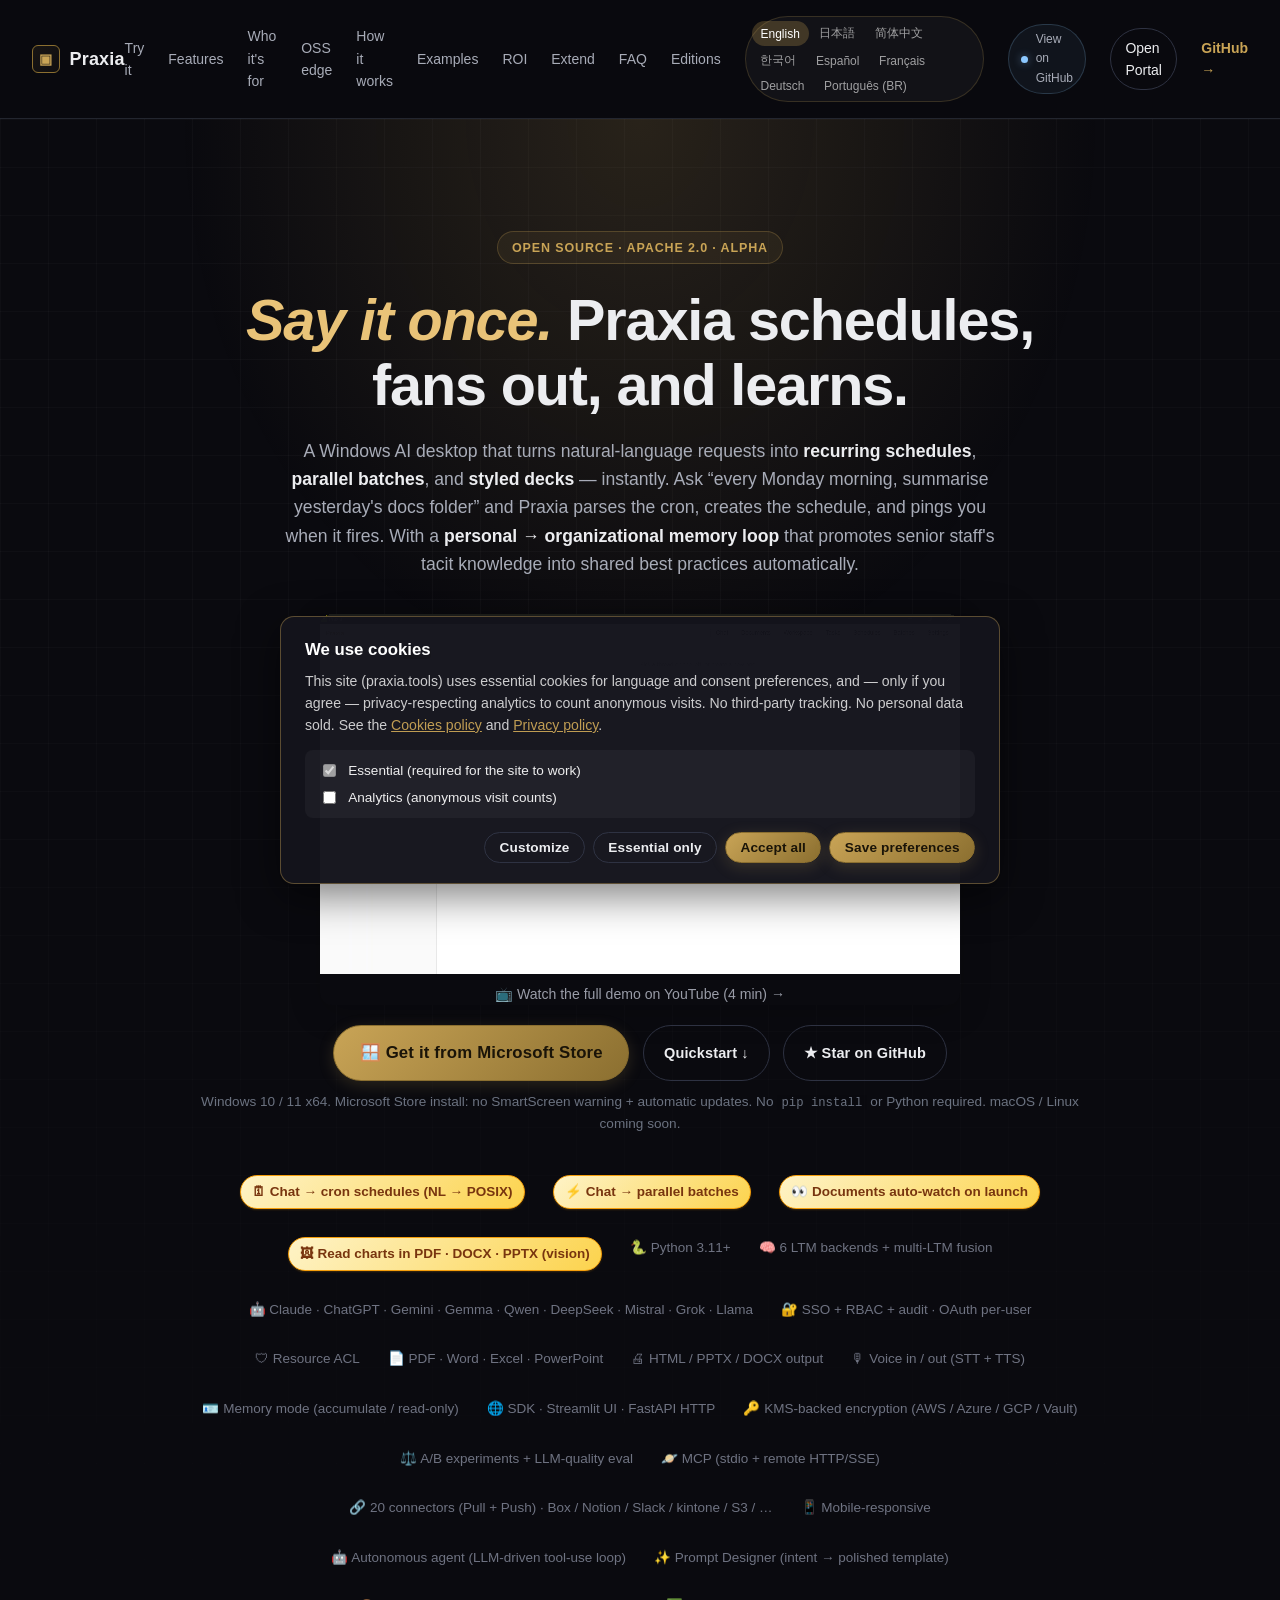
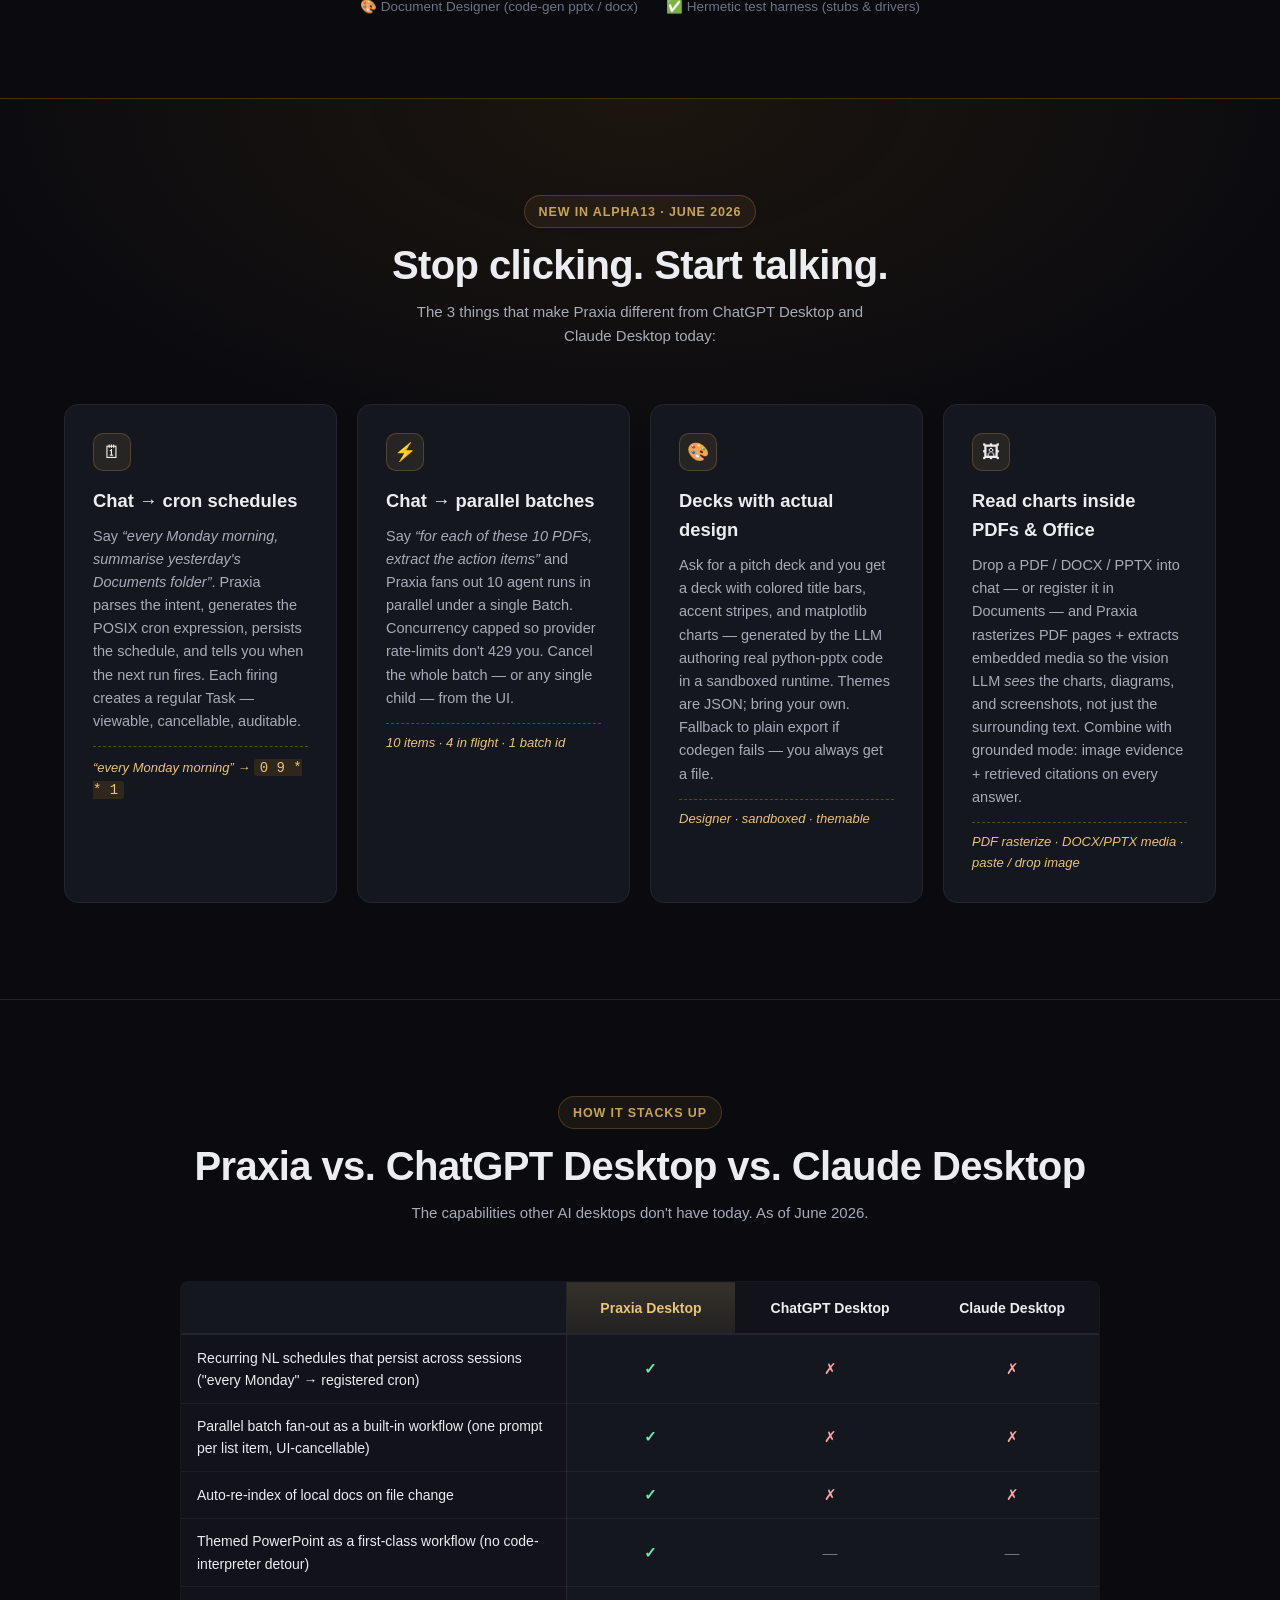
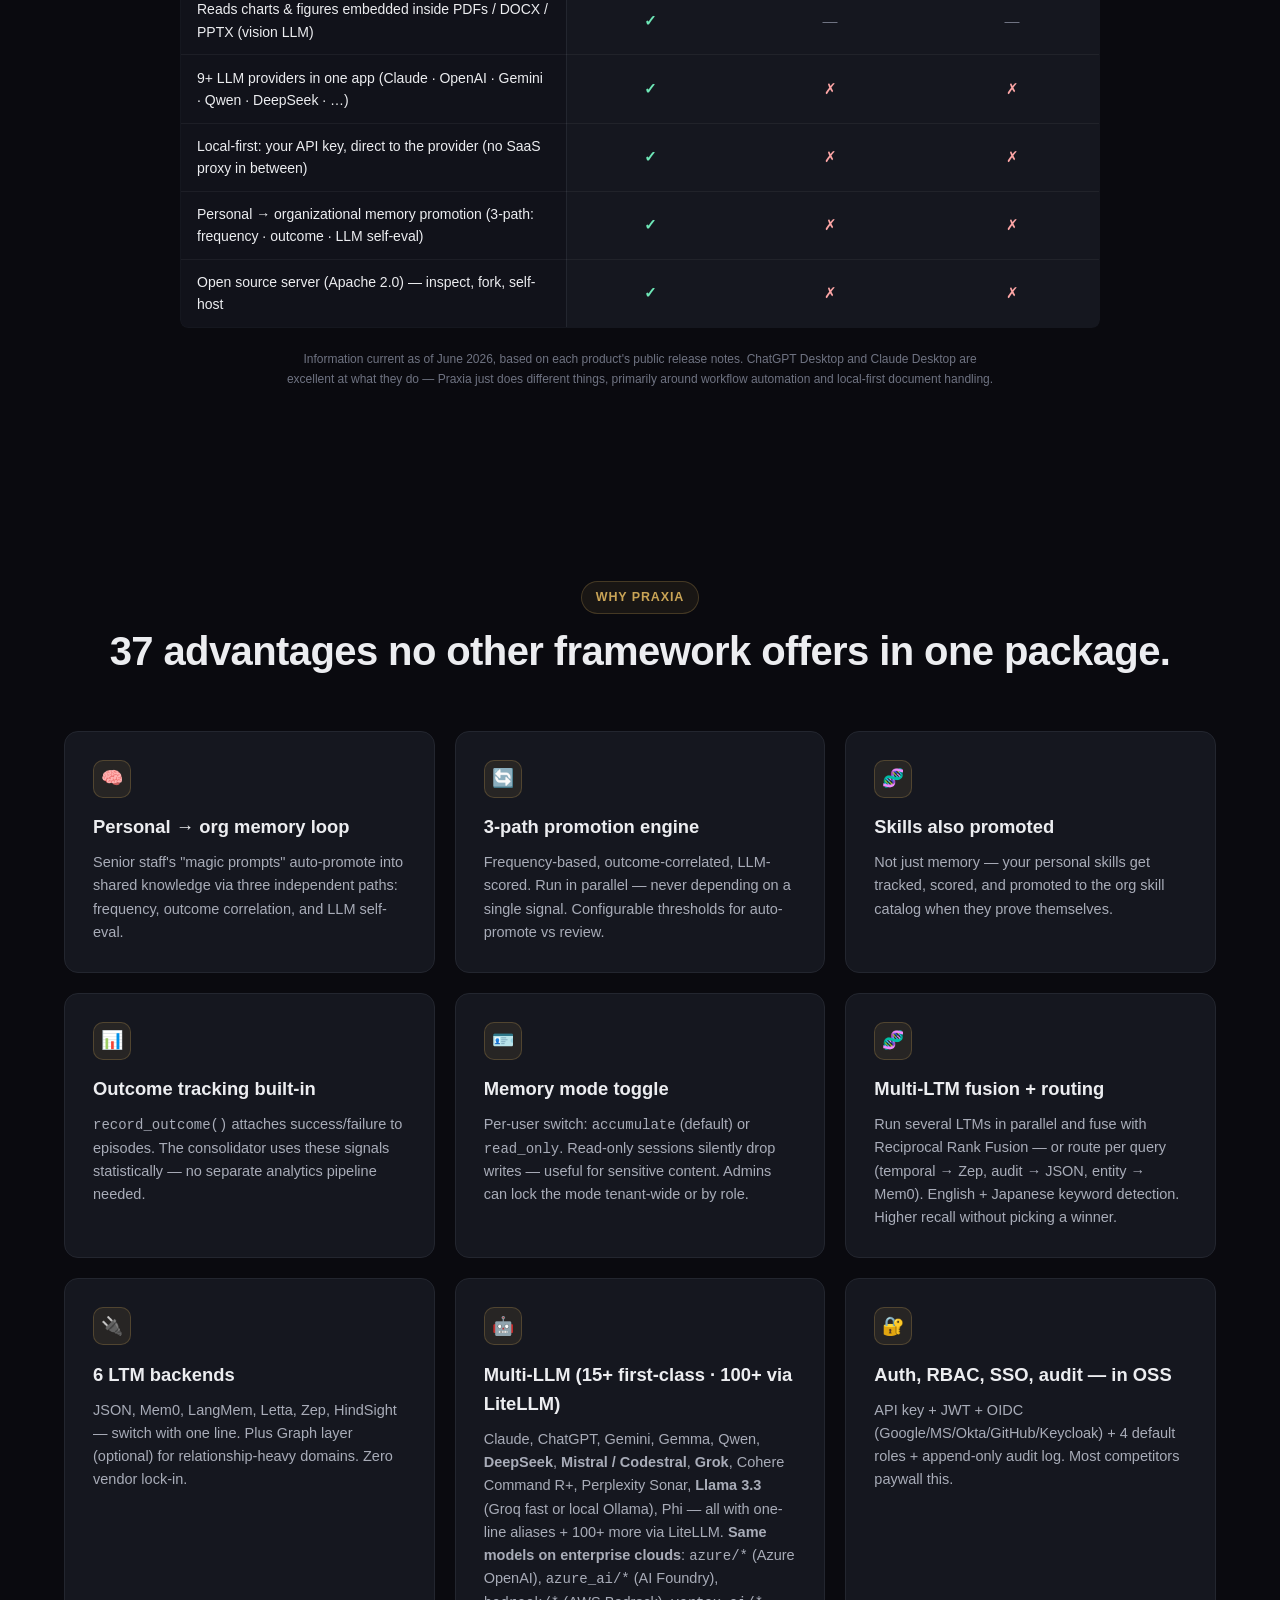
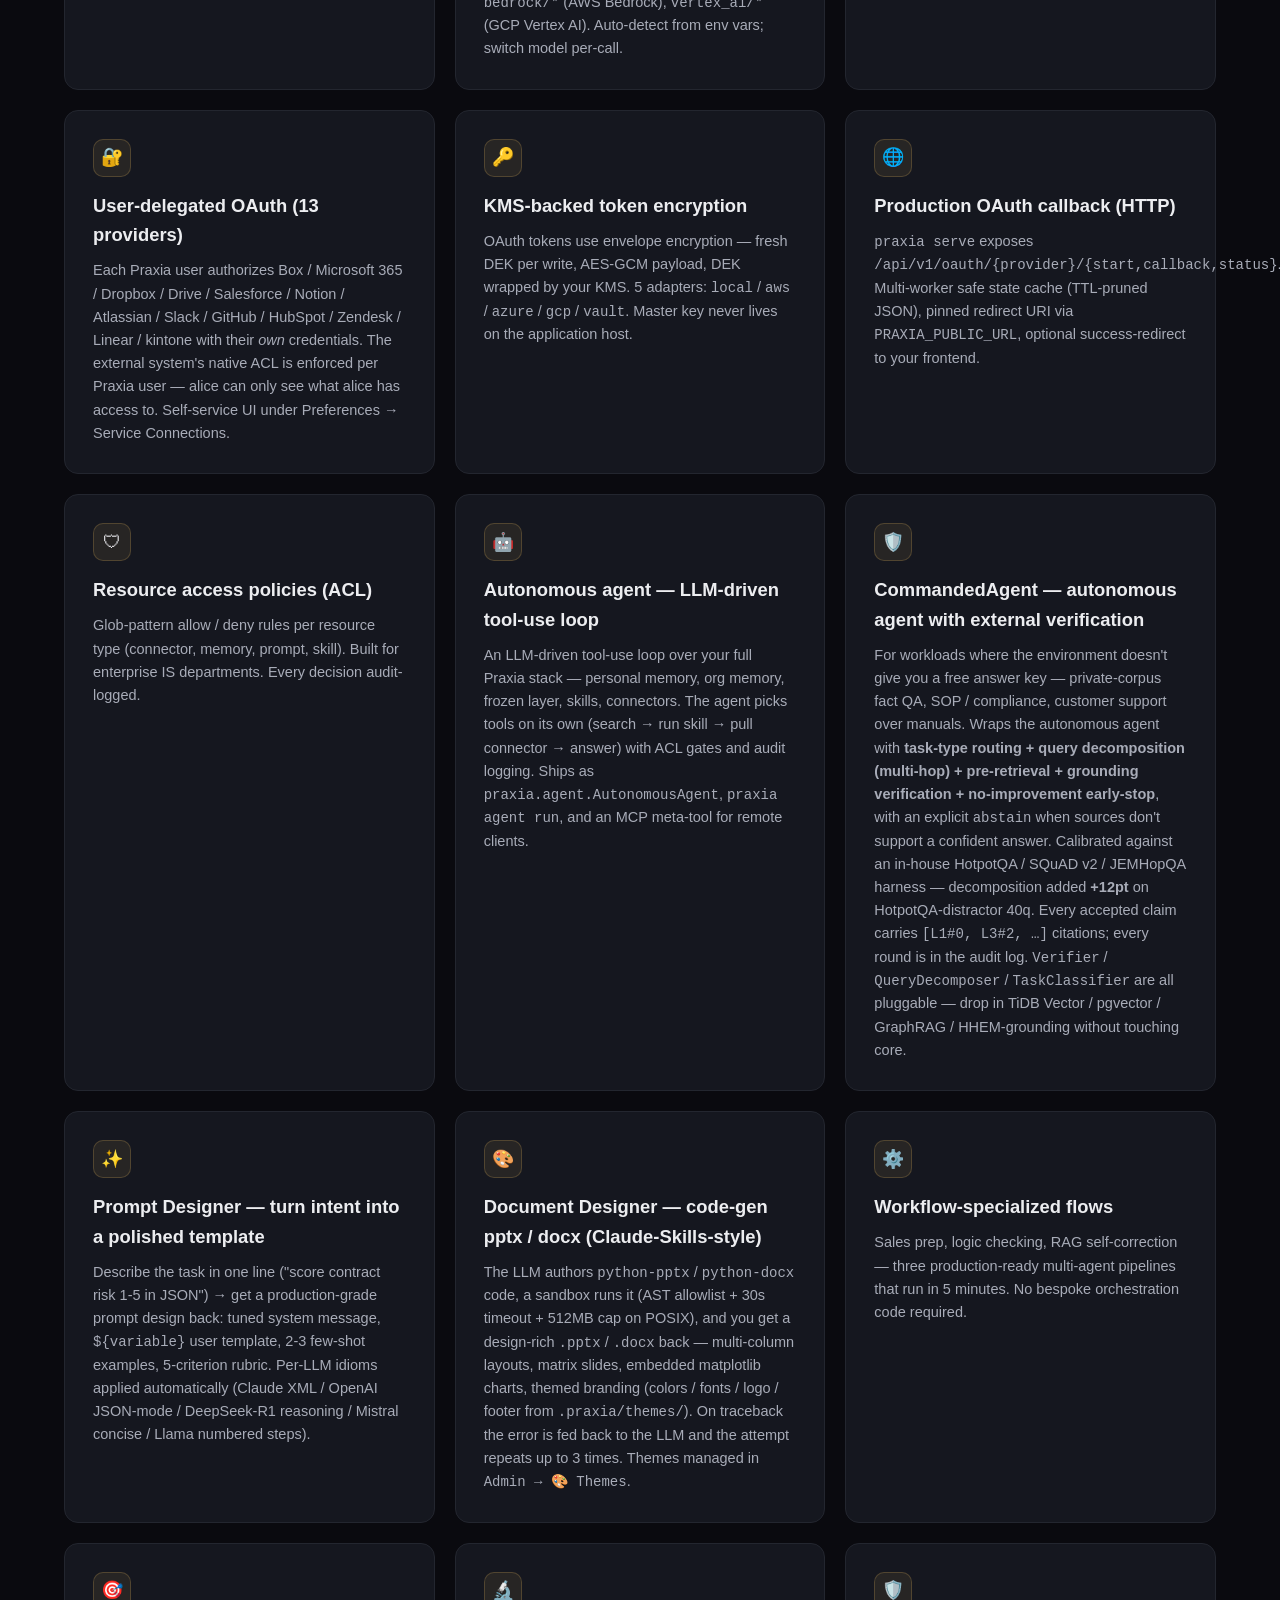
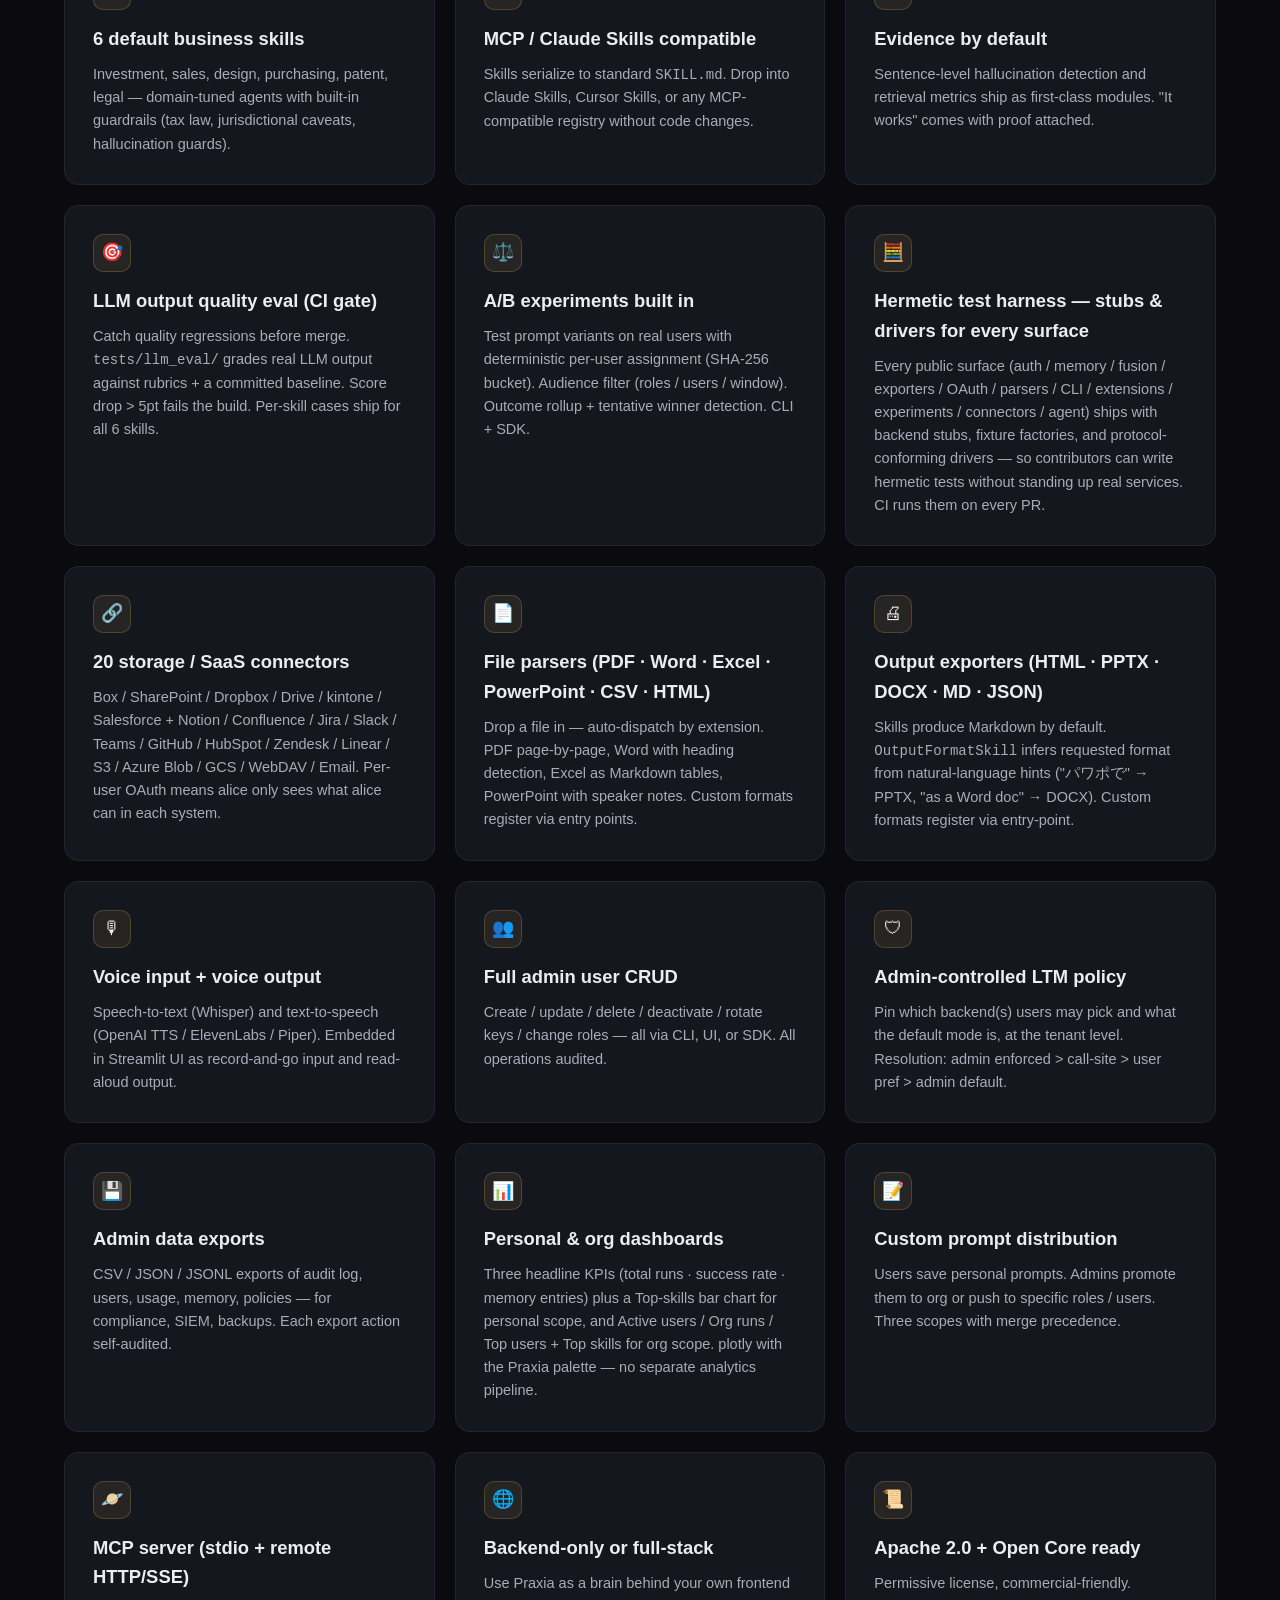
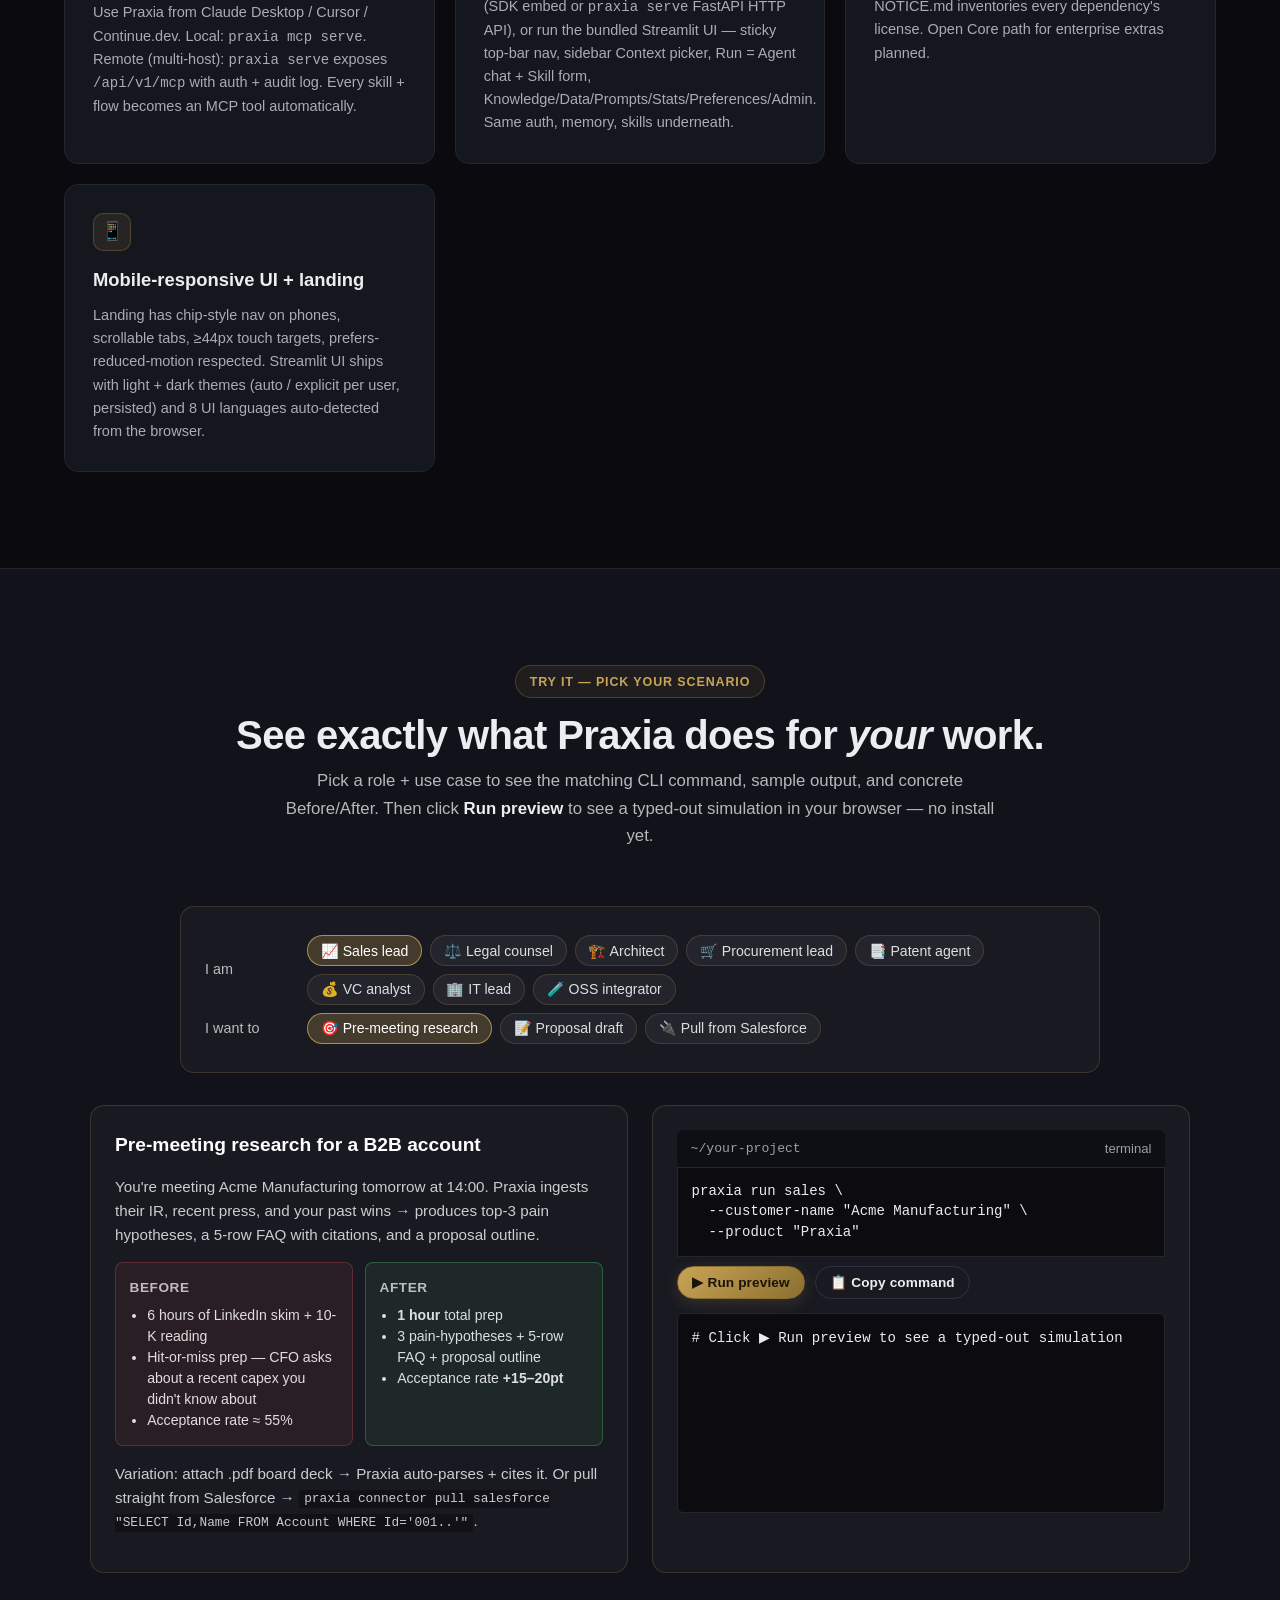
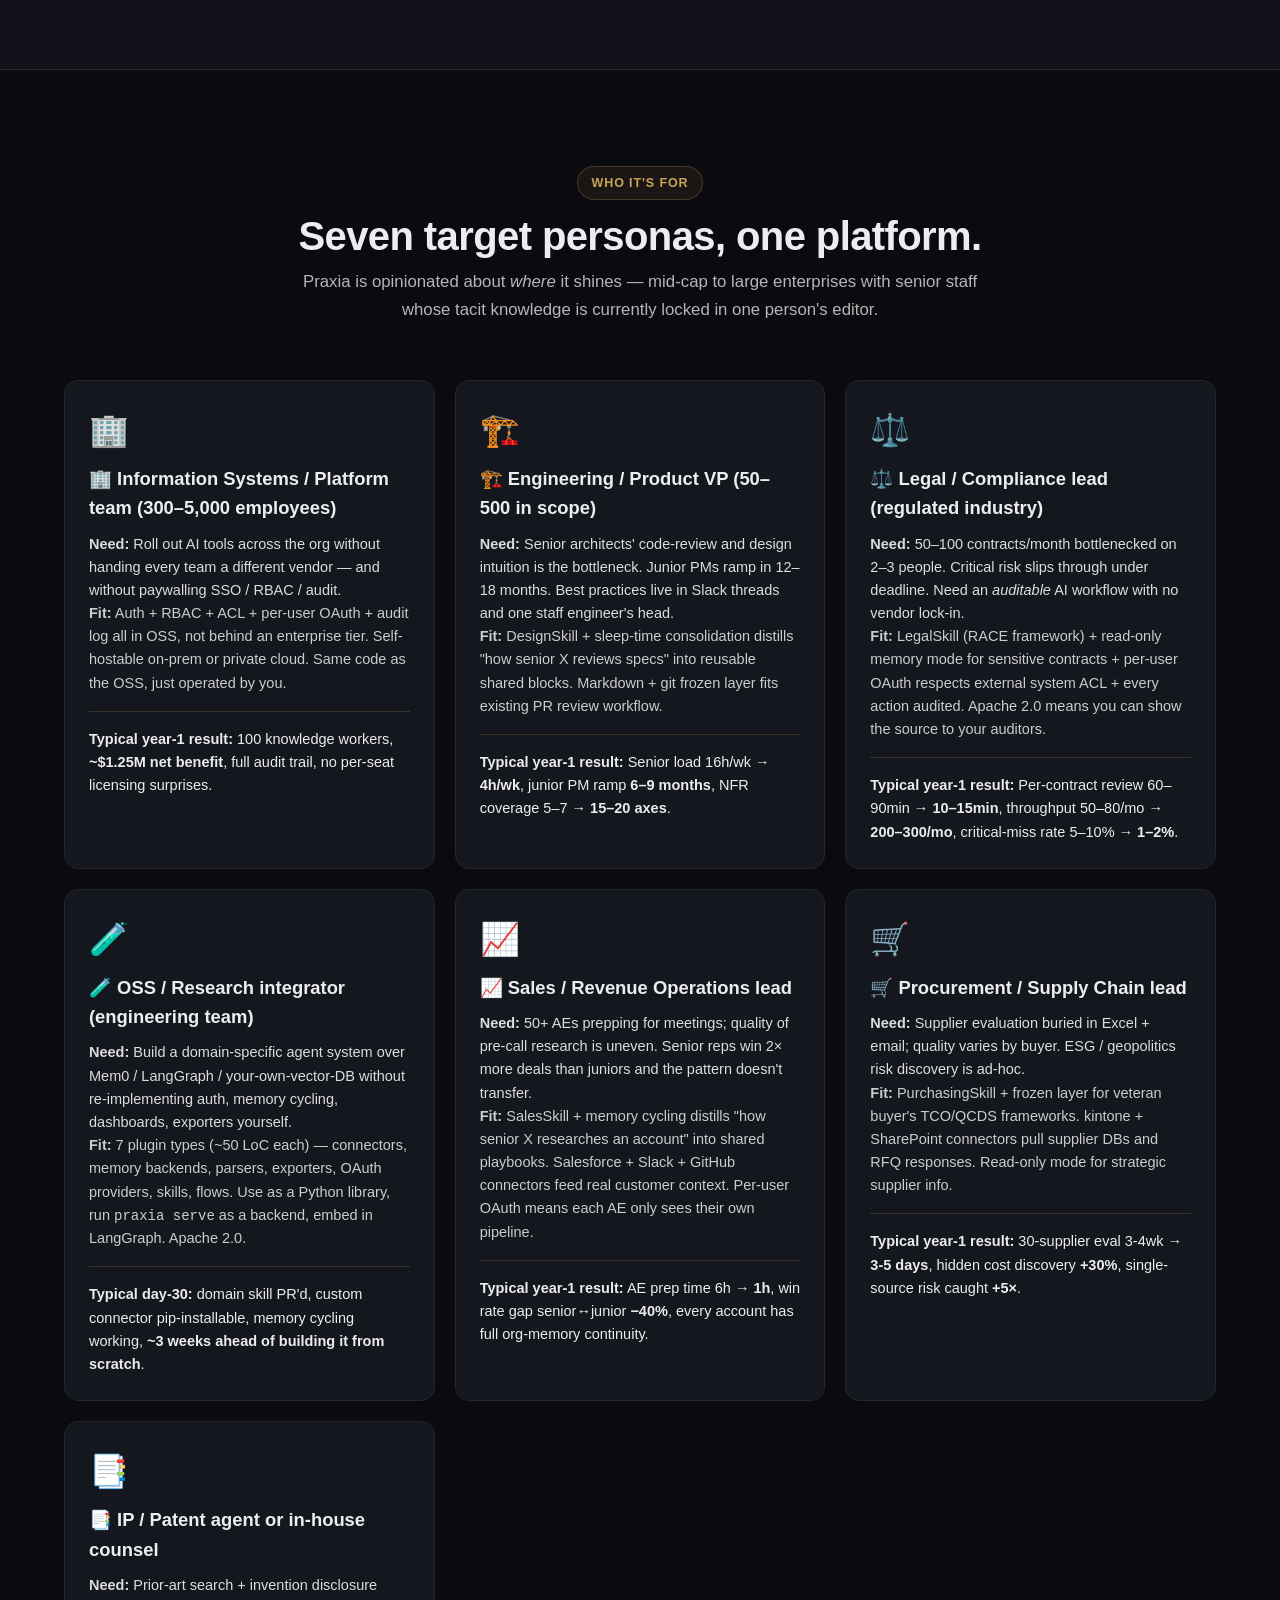
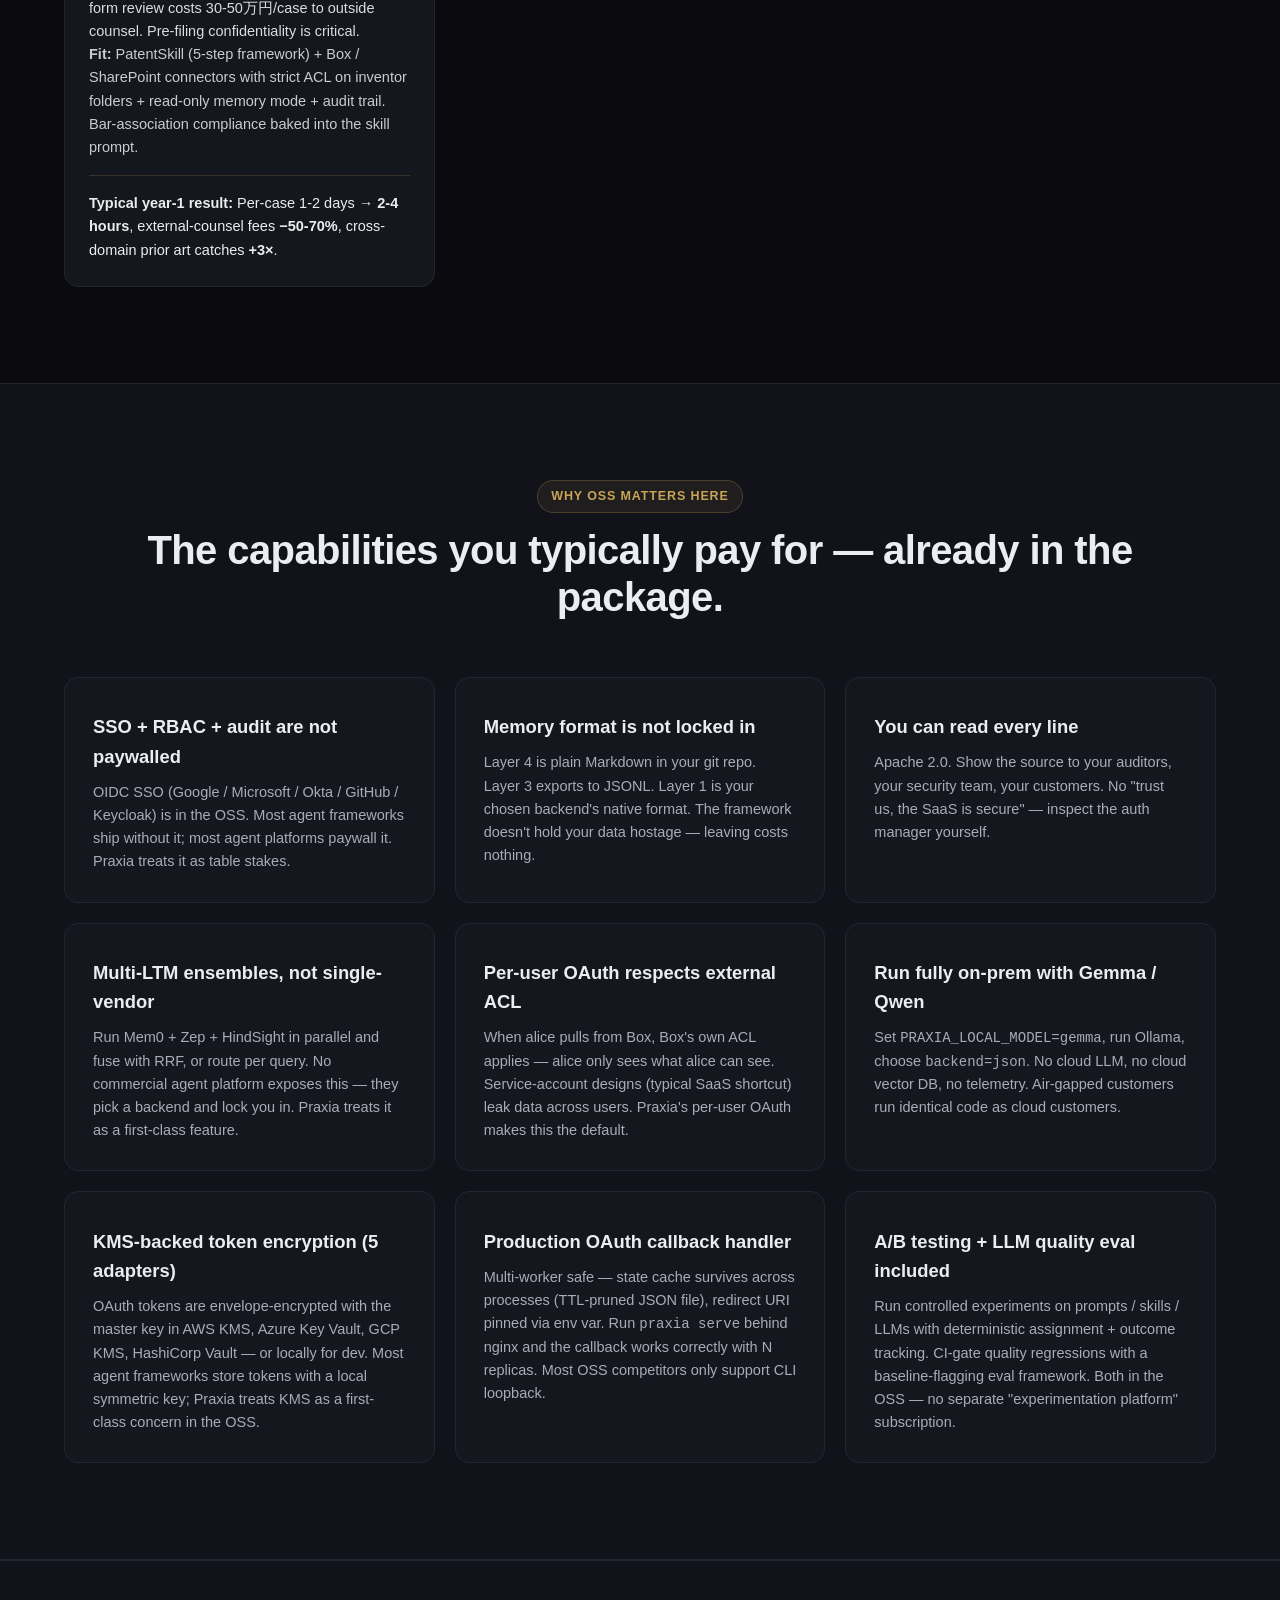
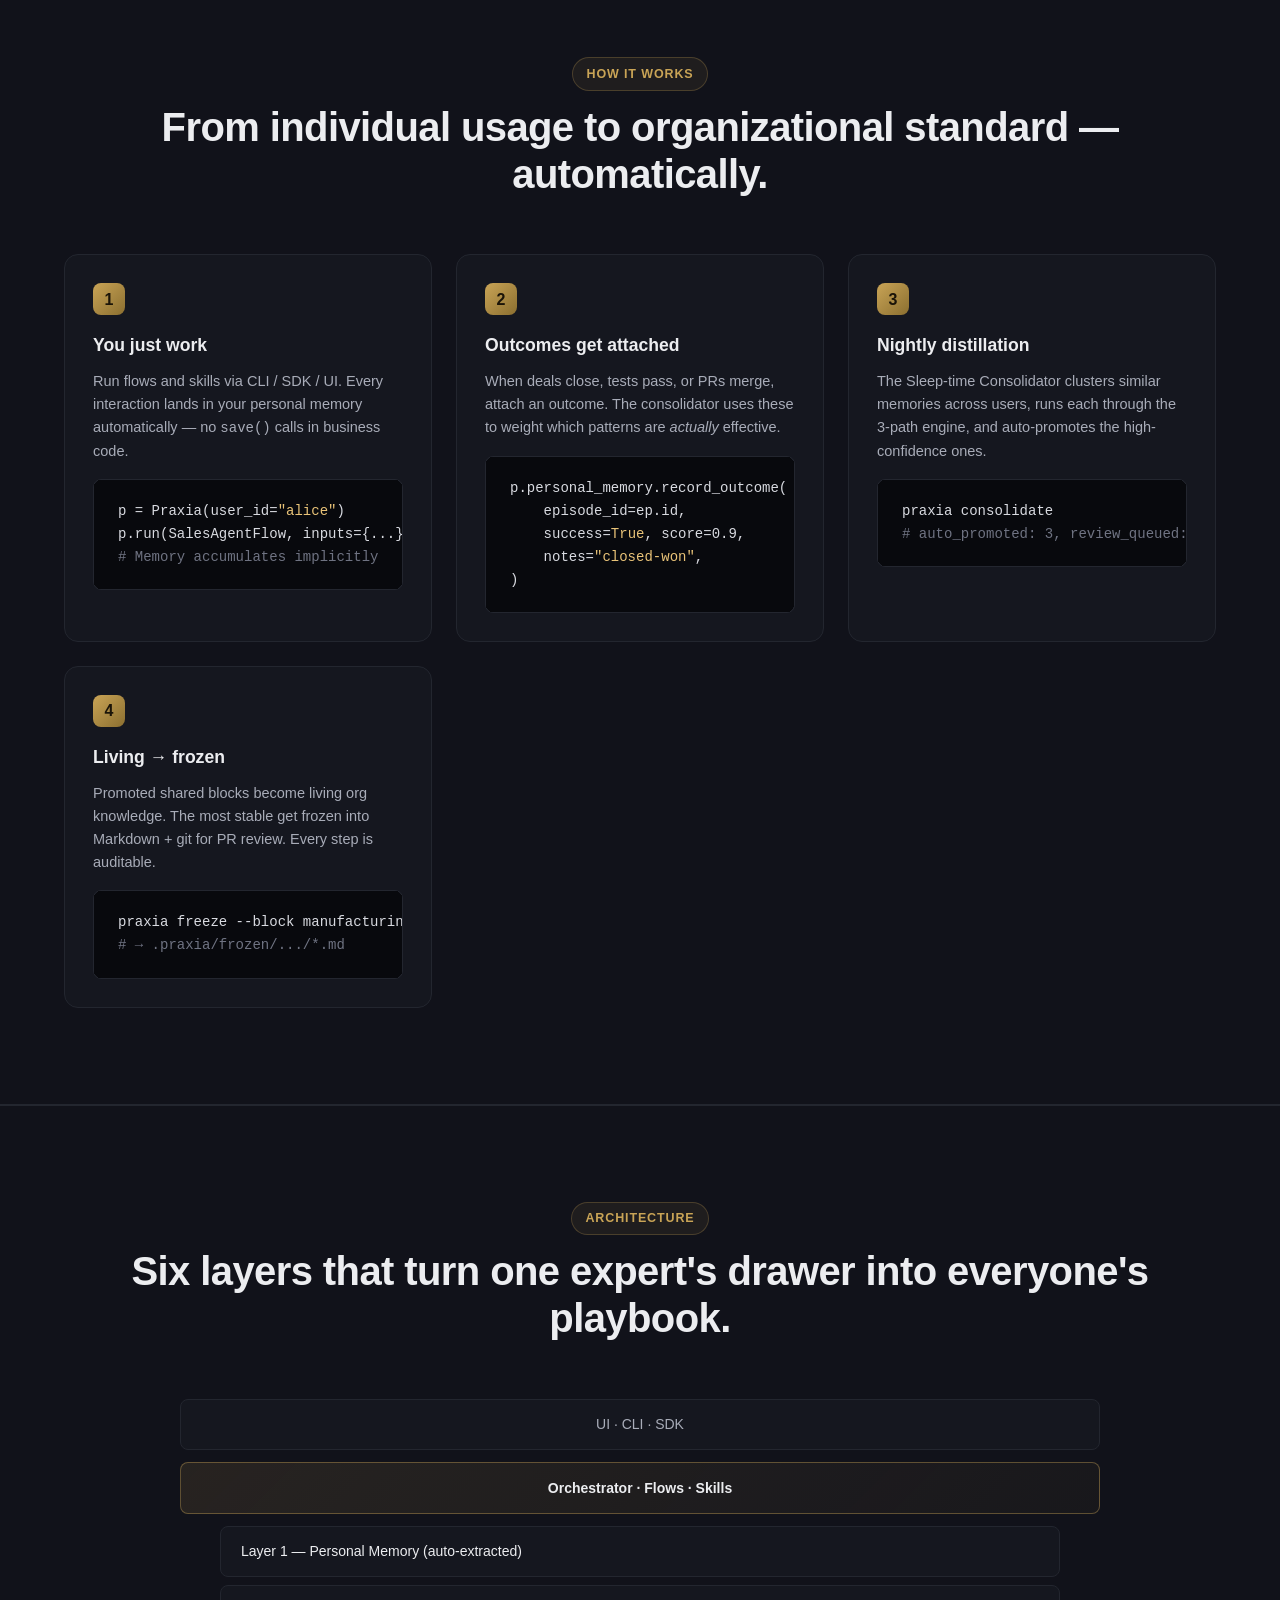
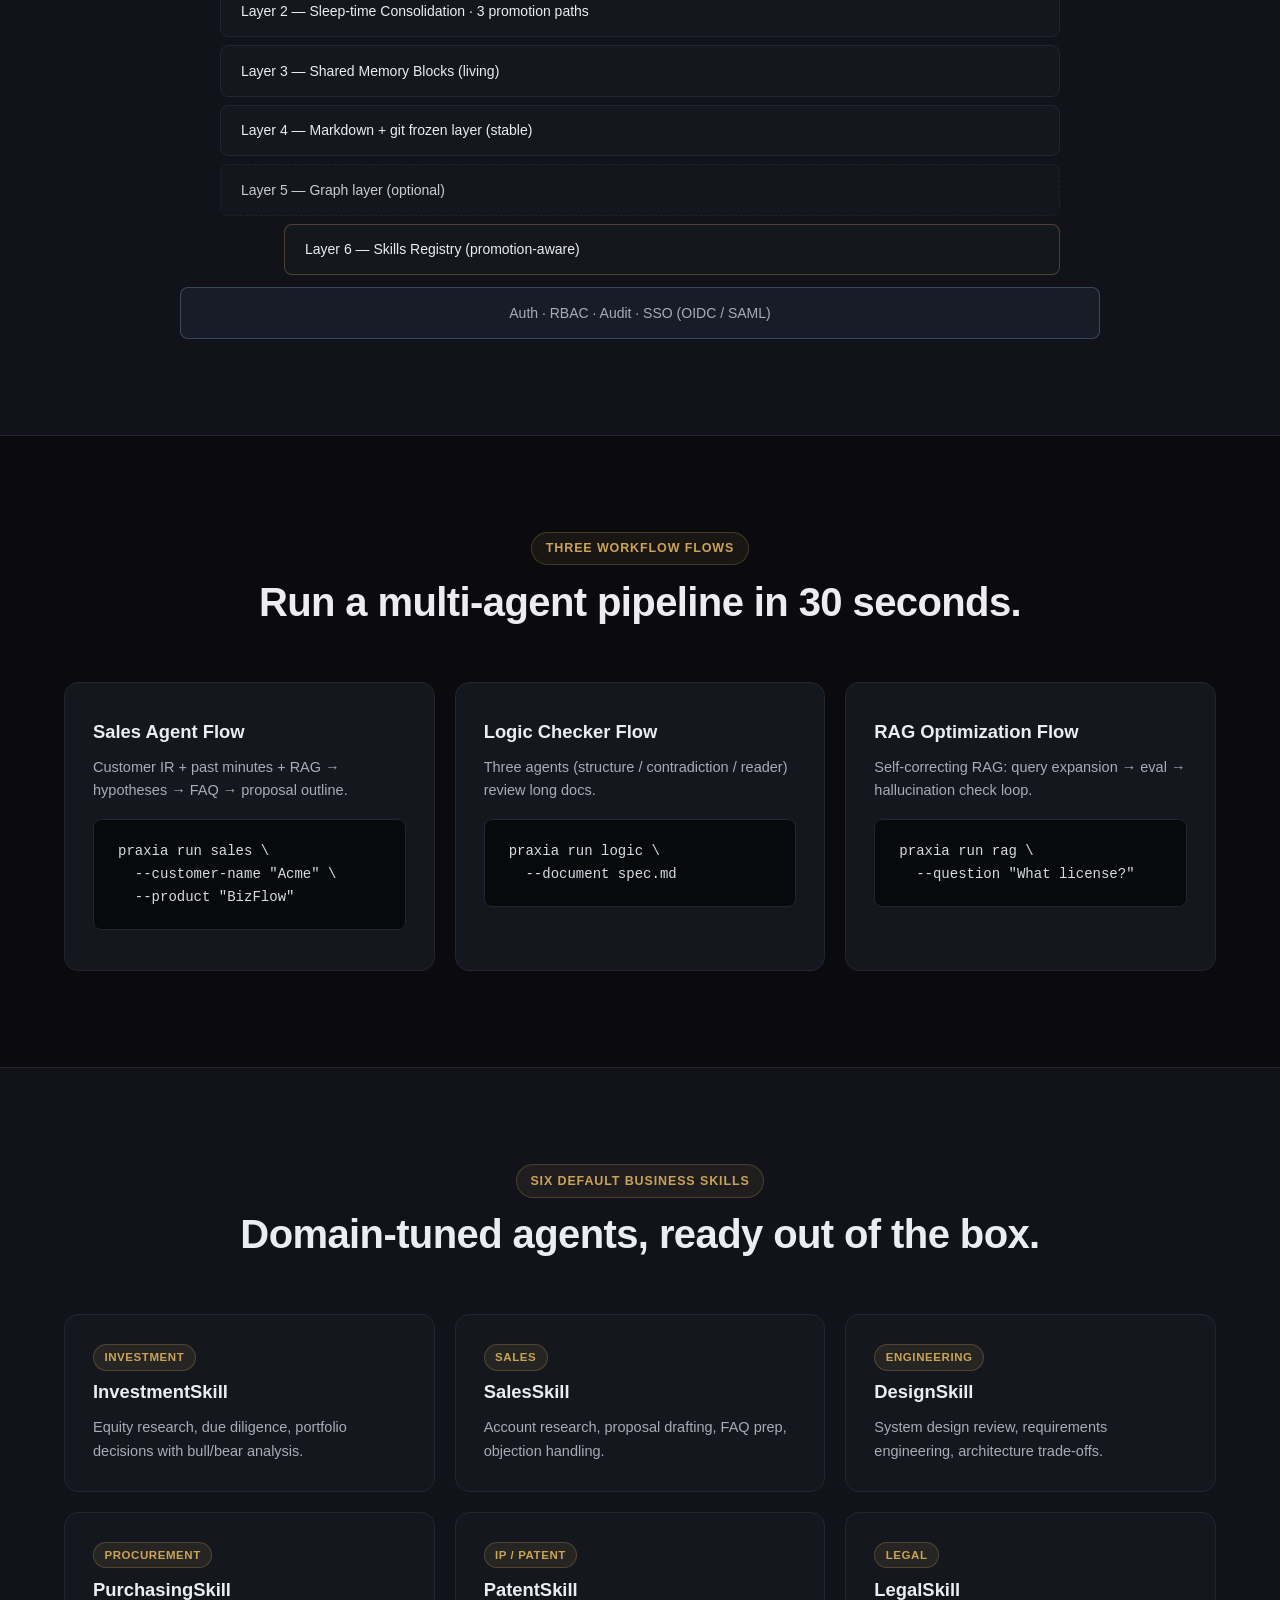
<file: web-publish/index.html>
<!doctype html>
<html lang="en">
<head>
  <meta charset="utf-8" />
  <meta name="viewport" content="width=device-width, initial-scale=1" />
  <!-- Google Search Console site verification — required to remain present
       even after verification is confirmed. -->
  <meta name="google-site-verification" content="EOPPSaXFV-yGmQbS79cfzMBxZwZcyYJSYgxgWl5kKAE" />
  <title>Praxia — Multi-Agent Orchestrator with Cyclic Memory</title>
  <meta name="description" content="Specialized multi-agent orchestrator with cyclic personal-to-organizational memory. Multi-LTM fusion, HTML/PPTX/DOCX output, Claude/Gemini/Gemma/Qwen, SDK + HTTP API. Apache 2.0 OSS." />
  <meta property="og:title" content="Praxia — Multi-Agent Orchestrator with Cyclic Memory" />
  <meta property="og:description" content="Specialized multi-agent orchestrator with cyclic personal-to-organizational memory. Multi-LTM fusion, HTML/PPTX/DOCX output, Claude/Gemini/Gemma/Qwen, SDK + HTTP API. Apache 2.0 OSS." />
  <meta property="og:type" content="website" />
  <meta property="og:url" content="https://praxia.tools/" />
  <meta property="og:image" content="https://praxia.tools/images/og-image.png" />
  <meta property="og:image:width" content="1200" />
  <meta property="og:image:height" content="630" />
  <meta property="og:image:alt" content="Praxia — Where senior engineers' prompts live forever. 5-layer memory + 3-path promotion engine. Apache-2.0 OSS." />
  <meta name="twitter:card" content="summary_large_image" />
  <meta name="twitter:site" content="@praxia_dev" />
  <meta name="twitter:creator" content="@praxia_dev" />
  <meta name="twitter:title" content="Praxia — Multi-Agent Orchestrator with Cyclic Memory" />
  <meta name="twitter:description" content="Specialized multi-agent orchestrator with cyclic personal-to-organizational memory. Apache 2.0 OSS." />
  <meta name="twitter:image" content="https://praxia.tools/images/og-image.png" />
  <link rel="icon" href="data:image/svg+xml,%3Csvg xmlns='http://www.w3.org/2000/svg' viewBox='0 0 100 100'%3E%3Ctext y='.9em' font-size='90'%3E🪡%3C/text%3E%3C/svg%3E" />
  <link rel="canonical" href="https://praxia.tools/" />
  <link rel="alternate" href="https://praxia.tools/" hreflang="x-default" />
  <link rel="alternate" href="https://praxia.tools/" hreflang="en" />
  <link rel="alternate" href="https://praxia-dev.github.io/praxia/" hreflang="en-x-mirror" />
  <link rel="alternate" href="https://praxia.tools/?lang=ja" hreflang="ja" />
  <link rel="alternate" href="https://praxia.tools/?lang=zh-CN" hreflang="zh-CN" />
  <link rel="alternate" href="https://praxia.tools/?lang=ko" hreflang="ko" />
  <link rel="alternate" href="https://praxia.tools/?lang=es" hreflang="es" />
  <link rel="alternate" href="https://praxia.tools/?lang=fr" hreflang="fr" />
  <link rel="alternate" href="https://praxia.tools/?lang=de" hreflang="de" />
  <link rel="alternate" href="https://praxia.tools/?lang=pt-BR" hreflang="pt-BR" />

  <!-- Structured data — helps Google render richer search results
       (software listing, license badge, free-to-use marker). -->
  <script type="application/ld+json">
  {
    "@context": "https://schema.org",
    "@type": "SoftwareApplication",
    "name": "Praxia",
    "alternateName": "agentloom",
    "applicationCategory": "DeveloperApplication",
    "applicationSubCategory": "AI / Multi-Agent Framework",
    "operatingSystem": "Cross-platform (Python 3.11+)",
    "description": "Specialized multi-agent orchestrator with cyclic personal-to-organizational memory. 5-layer memory stack with three independent promotion paths. Multi-LTM fusion, per-user OAuth across 13 providers, KMS-backed token encryption.",
    "url": "https://praxia.tools/",
    "downloadUrl": "https://pypi.org/project/praxia/",
    "softwareVersion": "alpha",
    "datePublished": "2026-05-04",
    "inLanguage": ["en", "ja", "zh-CN", "ko", "es", "fr", "de", "pt-BR"],
    "license": "https://www.apache.org/licenses/LICENSE-2.0",
    "offers": {
      "@type": "Offer",
      "price": "0",
      "priceCurrency": "USD"
    },
    "author": {
      "@type": "Organization",
      "name": "praxia-dev",
      "url": "https://github.com/praxia-dev"
    },
    "codeRepository": "https://github.com/praxia-dev/praxia",
    "programmingLanguage": "Python",
    "video": {
      "@type": "VideoObject",
      "name": "Praxia Desktop — Talk to it, it just works",
      "description": "A local-first AI workspace for Windows. Chat-driven: schedule recurring tasks, fan out parallel batches across PDFs, draft a deck, and render it as an editable .pptx — all in one chat.",
      "thumbnailUrl": "https://praxia.tools/images/demo-thumb.png",
      "uploadDate": "2026-06-17T00:00:00+09:00",
      "embedUrl": "https://youtu.be/Z3DFa2saHJg",
      "contentUrl": "https://youtu.be/Z3DFa2saHJg"
    }
  }
  </script>

  <link rel="stylesheet" href="styles.css?v=alpha52" />
  <script>
    // Cross-mirror awareness — show the OTHER mirror's URL in the banner
    // so visitors can switch (and search engines can pick canonical).
    (function() {
      const isCloudflare = location.hostname.endsWith('pages.dev') || location.hostname === 'praxia.tools';
      const isGithubPages = location.hostname.endsWith('.github.io');
      if (isCloudflare) {
        document.documentElement.dataset.mirror = 'cf';
        document.documentElement.dataset.altUrl = 'https://praxia-dev.github.io/praxia/';
        document.documentElement.dataset.altLabel = 'GitHub Pages mirror';
      } else if (isGithubPages) {
        document.documentElement.dataset.mirror = 'gh';
        document.documentElement.dataset.altUrl = 'https://praxia.tools/';
        document.documentElement.dataset.altLabel = 'Faster mirror (Cloudflare)';
      } else {
        document.documentElement.dataset.mirror = 'local';
        document.documentElement.dataset.altUrl = 'https://github.com/praxia-dev/praxia';
        document.documentElement.dataset.altLabel = 'View on GitHub';
      }
    })();
  </script>
</head>
<body>
  <nav class="nav">
    <a href="#" class="brand">
      <span class="brand-mark">▣</span>
      <span class="brand-name">Praxia</span>
    </a>
    <div class="nav-links">
      <a href="#try-it" data-i18n="nav.try">Try it</a>
      <a href="#features" data-i18n="nav.features">Features</a>
      <a href="#who-its-for" data-i18n="nav.who">Who it's for</a>
      <a href="#oss-edge" data-i18n="nav.oss">OSS edge</a>
      <a href="#how-it-works" data-i18n="nav.how">How it works</a>
      <a href="#examples" data-i18n="nav.examples">Examples</a>
      <a href="#roi" data-i18n="nav.roi">ROI</a>
      <a href="#extending" data-i18n="nav.extend">Extend</a>
      <a href="#faq" data-i18n="nav.faq">FAQ</a>
      <a href="#editions" data-i18n="nav.editions">Editions</a>
      <div class="lang-switcher" id="lang-switcher" aria-label="Language"></div>
      <a id="mirror-link" href="#" target="_blank" rel="noopener" class="nav-mirror" title="Switch to the other mirror">
        <span class="mirror-dot"></span>
        <span class="mirror-label">Mirror</span>
      </a>
      <a href="portal/index.html" class="nav-cta" data-i18n="nav.portal">Open Portal</a>
      <a href="https://github.com/praxia-dev/praxia" target="_blank" rel="noopener" class="nav-github">GitHub →</a>
    </div>
  </nav>

  <!-- Mirror awareness banner (shown only on github.io to nudge users to the faster mirror) -->
  <div id="mirror-banner" class="mirror-banner" hidden>
    <span>You're on the GitHub Pages mirror. </span>
    <a id="mirror-banner-link" href="https://praxia.tools/">Try the faster Cloudflare mirror →</a>
    <button id="mirror-banner-close" aria-label="Dismiss">×</button>
  </div>

  <header class="hero">
    <div class="hero-grid"></div>
    <div class="hero-content">
      <span class="kicker" data-i18n="hero.kicker">Open Source · Apache 2.0 · Alpha</span>
      <h1 data-i18n="hero.h1">The multi-agent layer that <em>learns</em> with your team.</h1>
      <p class="hero-sub" data-i18n="hero.sub">
        Praxia is a workflow-specialized multi-agent orchestrator with a built-in
        <strong>personal-to-organizational memory loop</strong>. Your senior engineers'
        tacit knowledge promotes itself into shared best practices — automatically.
      </p>

      <div class="hero-video-wrap">
        <video autoplay muted loop playsinline preload="metadata"
               poster="images/demo-thumb.png" class="hero-video"
               aria-label="Praxia walkthrough">
          <source src="videos/demo-60s.webm" type="video/webm">
          <source src="videos/demo-60s.mp4" type="video/mp4">
          <a href="https://youtu.be/Z3DFa2saHJg">
            <img src="images/demo-thumb.png" alt="Watch Praxia walkthrough on YouTube">
          </a>
        </video>
        <p class="hero-video-cta">
          <a href="https://youtu.be/Z3DFa2saHJg" target="_blank" rel="noopener"
             data-i18n-href="hero.video.url">
            📺 <span data-i18n="hero.video.full">Watch the full demo on YouTube (4 min)</span> →
          </a>
        </p>
      </div>

      <div class="hero-cta">
        <a href="https://apps.microsoft.com/detail/9P9LSR34HZF3"
           target="_blank" rel="noopener"
           class="btn btn-primary btn-lg" data-i18n="hero.cta_store">🪟 Get it from Microsoft Store</a>
        <a href="#install" class="btn btn-ghost" data-i18n="hero.cta_get_started">Quickstart ↓</a>
        <a href="https://github.com/praxia-dev/praxia" target="_blank" rel="noopener" class="btn btn-ghost" data-i18n="hero.cta_star">★ Star on GitHub</a>
      </div>
      <p class="hero-cta-sub" data-i18n="hero.cta_download_sub">
        Windows 10 / 11 x64。Microsoft Store からインストールすると SmartScreen 警告なし + 自動更新付き。<code>pip install</code> や Python は不要。macOS / Linux は近日公開。
      </p>
      <p id="i18n-notice" class="i18n-notice" hidden></p>
      <div class="hero-meta">
        <span class="chip-hot" data-i18n="chip.schedules">🗓 Chat → cron schedules (NL → POSIX)</span>
        <span class="chip-hot" data-i18n="chip.batches">⚡ Chat → parallel batches</span>
        <span class="chip-hot" data-i18n="chip.autowatch">👀 Documents auto-watch on launch</span>
        <span class="chip-hot" data-i18n="chip.vision">🖼 Read charts in PDF · DOCX · PPTX (vision)</span>
        <span data-i18n="chip.py">🐍 Python 3.11+</span>
        <span data-i18n="chip.ltm">🧠 6 LTM backends + multi-LTM fusion</span>
        <span data-i18n="chip.llm">🤖 Claude · ChatGPT · Gemini · Gemma · Qwen · DeepSeek · Mistral · Grok · Llama</span>
        <span data-i18n="chip.auth">🔐 SSO + RBAC + audit · OAuth per-user</span>
        <span data-i18n="chip.acl">🛡 Resource ACL</span>
        <span data-i18n="chip.parsers">📄 PDF · Word · Excel · PowerPoint</span>
        <span data-i18n="chip.exporters">🖨 HTML / PPTX / DOCX output</span>
        <span data-i18n="chip.voice">🎙 Voice in / out (STT + TTS)</span>
        <span data-i18n="chip.memmode">🪪 Memory mode (accumulate / read-only)</span>
        <span data-i18n="chip.sdk">🌐 SDK · Streamlit UI · FastAPI HTTP</span>
        <span data-i18n="chip.kms">🔑 KMS-backed encryption (AWS / Azure / GCP / Vault)</span>
        <span data-i18n="chip.ab">⚖️ A/B experiments + LLM-quality eval</span>
        <span data-i18n="chip.mcp">🪐 MCP (stdio + remote HTTP/SSE)</span>
        <span data-i18n="chip.conn20">🔗 20 connectors (Box / Notion / Slack / Jira / GitHub / S3 / …)</span>
        <span data-i18n="chip.responsive">📱 Mobile-responsive</span>
        <span data-i18n="chip.agent">🤖 Autonomous agent (LLM-driven tool-use loop)</span>
        <span data-i18n="chip.designer">✨ Prompt Designer (intent → polished template)</span>
        <span data-i18n="chip.docdesigner">🎨 Document Designer (code-gen pptx / docx)</span>
        <span data-i18n="chip.tests">✅ Hermetic test harness (stubs &amp; drivers)</span>
      </div>
    </div>
  </header>

  <!-- ========================================================
       What's new in this alpha — pulls the alpha13 headline
       features to the top so a first-time visitor immediately
       sees the chat-driven story without having to scroll the
       full feature grid.
       ======================================================== -->
  <section id="whats-new" class="section section-tinted">
    <div class="container">
      <div class="section-head">
        <span class="kicker" data-i18n="new.kicker">New in alpha13 · June 2026</span>
        <h2 data-i18n="new.h2">Stop clicking. Start talking.</h2>
        <p class="section-lead" data-i18n="new.lead">
          The 3 things that make Praxia different from ChatGPT Desktop and Claude Desktop today:
        </p>
      </div>
      <div class="grid grid-4 grid-new">
        <article class="card card-new">
          <div class="card-icon">🗓</div>
          <h3 data-i18n="new.sched.h">Chat → cron schedules</h3>
          <p data-i18n="new.sched.body">
            Say <em>&ldquo;every Monday morning, summarise yesterday's Documents folder&rdquo;</em>.
            Praxia parses the intent, generates the POSIX cron expression,
            persists the schedule, and tells you when the next run fires.
            Each firing creates a regular Task — viewable, cancellable, auditable.
          </p>
          <p class="card-quote" data-i18n="new.sched.quote">
            &ldquo;every Monday morning&rdquo; → <code>0 9 * * 1</code>
          </p>
        </article>
        <article class="card card-new">
          <div class="card-icon">⚡</div>
          <h3 data-i18n="new.batch.h">Chat → parallel batches</h3>
          <p data-i18n="new.batch.body">
            Say <em>&ldquo;for each of these 10 PDFs, extract the action items&rdquo;</em>
            and Praxia fans out 10 agent runs in parallel under a single
            Batch. Concurrency capped so provider rate-limits don't 429 you.
            Cancel the whole batch — or any single child — from the UI.
          </p>
          <p class="card-quote" data-i18n="new.batch.quote">
            10 items · 4 in flight · 1 batch id
          </p>
        </article>
        <article class="card card-new">
          <div class="card-icon">🎨</div>
          <h3 data-i18n="new.deck.h">Decks with actual design</h3>
          <p data-i18n="new.deck.body">
            Ask for a pitch deck and you get a deck with colored title
            bars, accent stripes, and matplotlib charts — generated by
            the LLM authoring real python-pptx code in a sandboxed
            runtime. Themes are JSON; bring your own. Fallback to plain
            export if codegen fails — you always get a file.
          </p>
          <p class="card-quote" data-i18n="new.deck.quote">
            Designer · sandboxed · themable
          </p>
        </article>
        <article class="card card-new">
          <div class="card-icon">🖼</div>
          <h3 data-i18n="new.vision.h">Read charts inside PDFs &amp; Office</h3>
          <p data-i18n="new.vision.body">
            Drop a PDF / DOCX / PPTX into chat — or register it in
            Documents — and Praxia rasterizes PDF pages + extracts
            embedded media so the vision LLM <em>sees</em> the
            charts, diagrams, and screenshots, not just the
            surrounding text. Combine with grounded mode: image
            evidence + retrieved citations on every answer.
          </p>
          <p class="card-quote" data-i18n="new.vision.quote">
            PDF rasterize · DOCX/PPTX media · paste / drop image
          </p>
        </article>
      </div>
    </div>
  </section>

  <!-- ========================================================
       Comparison table — quick credibility builder. We compare
       against the two desktop LLM apps a Praxia evaluator most
       likely uses today (ChatGPT Desktop, Claude Desktop), on
       capability dimensions where Praxia has a clear edge.
       ======================================================== -->
  <section id="compare" class="section">
    <div class="container">
      <div class="section-head">
        <span class="kicker" data-i18n="compare.kicker">How it stacks up</span>
        <h2 data-i18n="compare.h2">Praxia vs. ChatGPT Desktop vs. Claude Desktop</h2>
        <p class="section-lead" data-i18n="compare.lead">
          The capabilities other AI desktops don't have today. As of June 2026.
        </p>
      </div>
      <div class="compare-wrap">
        <table class="compare">
          <thead>
            <tr>
              <th></th>
              <th><strong>Praxia Desktop</strong></th>
              <th>ChatGPT Desktop</th>
              <th>Claude Desktop</th>
            </tr>
          </thead>
          <tbody>
            <tr>
              <th data-i18n="cmp.cron">Recurring NL schedules that persist across sessions (&ldquo;every Monday&rdquo; → registered cron)</th>
              <td class="yes">✓</td><td class="no">✗</td><td class="no">✗</td>
            </tr>
            <tr>
              <th data-i18n="cmp.batch">Parallel batch fan-out as a built-in workflow (one prompt per list item, UI-cancellable)</th>
              <td class="yes">✓</td><td class="no">✗</td><td class="no">✗</td>
            </tr>
            <tr>
              <th data-i18n="cmp.watch">Auto-re-index of local docs on file change</th>
              <td class="yes">✓</td><td class="no">✗</td><td class="no">✗</td>
            </tr>
            <tr>
              <th data-i18n="cmp.designer">Themed PowerPoint as a first-class workflow (no code-interpreter detour)</th>
              <td class="yes">✓</td><td class="meh">—</td><td class="meh">—</td>
            </tr>
            <tr>
              <th data-i18n="cmp.vision">Reads charts &amp; figures embedded inside PDFs / DOCX / PPTX (vision LLM)</th>
              <td class="yes">✓</td><td class="meh">—</td><td class="meh">—</td>
            </tr>
            <tr>
              <th data-i18n="cmp.multi">9+ LLM providers in one app (Claude · OpenAI · Gemini · Qwen · DeepSeek · …)</th>
              <td class="yes">✓</td><td class="no">✗</td><td class="no">✗</td>
            </tr>
            <tr>
              <th data-i18n="cmp.bring">Local-first: your API key, direct to the provider (no SaaS proxy in between)</th>
              <td class="yes">✓</td><td class="no">✗</td><td class="no">✗</td>
            </tr>
            <tr>
              <th data-i18n="cmp.memory">Personal → organizational memory promotion (3-path: frequency · outcome · LLM self-eval)</th>
              <td class="yes">✓</td><td class="no">✗</td><td class="no">✗</td>
            </tr>
            <tr>
              <th data-i18n="cmp.oss">Open source server (Apache 2.0) — inspect, fork, self-host</th>
              <td class="yes">✓</td><td class="no">✗</td><td class="no">✗</td>
            </tr>
          </tbody>
        </table>
      </div>
      <p class="compare-footnote" data-i18n="compare.footnote">
        Information current as of June 2026, based on each product's public release notes.
        ChatGPT Desktop and Claude Desktop are excellent at what they do — Praxia just
        does different things, primarily around workflow automation and local-first
        document handling.
      </p>
    </div>
  </section>

  <section id="features" class="section">
    <div class="container">
      <div class="section-head">
        <span class="kicker" data-i18n="features.kicker">Why Praxia</span>
        <h2 data-i18n="features.h2">38+ advantages no other framework offers in one package.</h2>
      </div>
      <div class="grid grid-3">
        <!-- ========================================================
             Block 1 — Memory cycling (Praxia's signature)
             The "why does Praxia exist" cards. Lead the grid.
             ======================================================== -->
        <article class="card">
          <div class="card-icon">🧠</div>
          <h3 data-i18n="feat.memory_loop">Personal → org memory loop</h3>
          <p data-i18n="feat.memory_loop.body">Senior staff's "magic prompts" auto-promote into shared knowledge via three independent paths: frequency, outcome correlation, and LLM self-eval.</p>
        </article>
        <article class="card">
          <div class="card-icon">🔄</div>
          <h3 data-i18n="feat.promotion_engine">3-path promotion engine</h3>
          <p data-i18n="feat.promotion_engine.body">Frequency-based, outcome-correlated, LLM-scored. Run in parallel — never depending on a single signal. Configurable thresholds for auto-promote vs review.</p>
        </article>
        <article class="card">
          <div class="card-icon">🧬</div>
          <h3 data-i18n="feat.skills_promoted">Skills also promoted</h3>
          <p data-i18n="feat.skills_promoted.body">Not just memory — your personal skills get tracked, scored, and promoted to the org skill catalog when they prove themselves.</p>
        </article>
        <article class="card">
          <div class="card-icon">📊</div>
          <h3 data-i18n="feat.outcome_tracking">Outcome tracking built-in</h3>
          <p data-i18n="feat.outcome_tracking.body"><code>record_outcome()</code> attaches success/failure to episodes. The consolidator uses these signals statistically — no separate analytics pipeline needed.</p>
        </article>
        <article class="card">
          <div class="card-icon">🪪</div>
          <h3 data-i18n="feat.memory_mode">Memory mode toggle</h3>
          <p data-i18n="feat.memory_mode.body">Per-user switch: <code>accumulate</code> (default) or <code>read_only</code>. Read-only sessions silently drop writes — useful for sensitive content. Admins can lock the mode tenant-wide or by role.</p>
        </article>

        <!-- ========================================================
             Block 2 — No vendor lock-in (multi-everything)
             ======================================================== -->
        <article class="card">
          <div class="card-icon">🧬</div>
          <h3 data-i18n="feat.multi_ltm">Multi-LTM fusion + routing</h3>
          <p data-i18n="feat.multi_ltm.body">Run several LTMs in parallel and fuse with Reciprocal Rank Fusion — or route per query (temporal → Zep, audit → JSON, entity → Mem0). English + Japanese keyword detection. Higher recall without picking a winner.</p>
        </article>
        <article class="card">
          <div class="card-icon">🔌</div>
          <h3 data-i18n="feat.ltm_backends">6 LTM backends</h3>
          <p data-i18n="feat.ltm_backends.body">JSON, <a href="https://github.com/mem0ai/mem0" target="_blank" rel="noopener">Mem0</a>, <a href="https://github.com/langchain-ai/langmem" target="_blank" rel="noopener">LangMem</a>, <a href="https://github.com/letta-ai/letta" target="_blank" rel="noopener">Letta</a>, <a href="https://github.com/getzep/zep" target="_blank" rel="noopener">Zep</a>, <a href="https://github.com/vectorize-io/hindsight" target="_blank" rel="noopener">HindSight</a> — switch with one line. Plus Graph layer (optional) for relationship-heavy domains. Zero vendor lock-in.</p>
        </article>
        <article class="card">
          <div class="card-icon">🤖</div>
          <h3 data-i18n="feat.multi_llm">Multi-LLM (15+ first-class · 100+ via LiteLLM)</h3>
          <p data-i18n="feat.multi_llm.body">Claude, ChatGPT, Gemini, Gemma, Qwen-API, Qwen-local (Ollama), DeepSeek, Mistral, Grok, Llama, Cohere, Perplexity, Phi + 100+ via LiteLLM. Same models on enterprise clouds: <code>azure/*</code> (Azure OpenAI), <code>azure_ai/*</code> (AI Foundry), <code>bedrock/*</code> (AWS Bedrock), <code>vertex_ai/*</code> (GCP Vertex AI). Auto-detect from env vars; switch model per-call.</p>
        </article>

        <!-- ========================================================
             Block 3 — Enterprise auth + security in OSS
             (Most of these are paywalled features in competitors.)
             ======================================================== -->
        <article class="card">
          <div class="card-icon">🔐</div>
          <h3 data-i18n="feat.auth_in_oss">Auth, RBAC, SSO, audit — in OSS</h3>
          <p data-i18n="feat.auth_in_oss.body">API key + JWT + OIDC (Google/MS/Okta/GitHub/Keycloak) + 4 default roles + append-only audit log. Most competitors paywall this.</p>
        </article>
        <article class="card">
          <div class="card-icon">🔐</div>
          <h3 data-i18n="feat.user_oauth">User-delegated OAuth (13 providers)</h3>
          <p data-i18n="feat.user_oauth.body">Each Praxia user authorizes Box / Microsoft 365 / Dropbox / Drive / Salesforce / Notion / Atlassian / Slack / GitHub / HubSpot / Zendesk / Linear / kintone with their <em>own</em> credentials. The external system's native ACL is enforced per Praxia user — alice can only see what alice has access to. Self-service UI under Preferences → Service Connections.</p>
        </article>
        <article class="card">
          <div class="card-icon">🔑</div>
          <h3 data-i18n="feat.kms">KMS-backed token encryption</h3>
          <p data-i18n="feat.kms.body">OAuth tokens use envelope encryption — fresh DEK per write, AES-GCM payload, DEK wrapped by your KMS. 5 adapters: <code>local</code> / <code>aws</code> / <code>azure</code> / <code>gcp</code> / <code>vault</code>. Master key never lives on the application host.</p>
        </article>
        <article class="card">
          <div class="card-icon">🌐</div>
          <h3 data-i18n="feat.oauth_web">Production OAuth callback (HTTP)</h3>
          <p data-i18n="feat.oauth_web.body"><code>praxia serve</code> exposes <code>/api/v1/oauth/{provider}/{start,callback,status}</code>. Multi-worker safe state cache (TTL-pruned JSON), pinned redirect URI via <code>PRAXIA_PUBLIC_URL</code>, optional success-redirect to your frontend.</p>
        </article>
        <article class="card">
          <div class="card-icon">🛡</div>
          <h3 data-i18n="feat.acl">Resource access policies (ACL)</h3>
          <p data-i18n="feat.acl.body">Glob-pattern allow / deny rules per resource type (connector, memory, prompt, skill). Built for enterprise IS departments. Every decision audit-logged.</p>
        </article>

        <!-- ========================================================
             Block 4 — Agent + Skills (what you can do with it)
             ======================================================== -->
        <article class="card">
          <div class="card-icon">🤖</div>
          <h3 data-i18n="feat.autonomous_agent">Autonomous agent — LLM-driven tool-use loop</h3>
          <p data-i18n="feat.autonomous_agent.body">An LLM-driven tool-use loop over your full Praxia stack — personal memory, org memory, frozen layer, skills, connectors. The agent picks tools on its own (search → run skill → pull connector → answer) with ACL gates and audit logging. Ships as <code>praxia.agent.AutonomousAgent</code>, <code>praxia agent run</code>, and an MCP meta-tool for remote clients.</p>
        </article>
        <article class="card">
          <div class="card-icon">🛡️</div>
          <h3 data-i18n="feat.commanded_agent">CommandedAgent — autonomous agent with external verification</h3>
          <p data-i18n="feat.commanded_agent.body">For workloads where the environment doesn't give you a free answer key — private-corpus fact QA, SOP / compliance, customer support over manuals. Wraps the autonomous agent with <strong>task-type routing + query decomposition (multi-hop) + pre-retrieval + grounding verification + no-improvement early-stop</strong>, plus an explicit <code>abstain</code> path when sources don't support a confident answer. Calibrated against an in-house HotpotQA / SQuAD v2 / JEMHopQA harness — decomposition added <strong>+12pt</strong> on HotpotQA-distractor 40q. Every accepted claim carries <code>[L1#0, L3#2, …]</code> citations; every round is in the audit log. <code>Verifier</code> / <code>QueryDecomposer</code> / <code>TaskClassifier</code> are all pluggable — drop in TiDB Vector / pgvector / GraphRAG / HHEM-grounding / your own without touching core.</p>
        </article>
        <article class="card">
          <div class="card-icon">✨</div>
          <h3 data-i18n="feat.prompt_designer">Prompt Designer — turn intent into a polished template</h3>
          <p data-i18n="feat.prompt_designer.body">Describe the task in one line ("score contract risk 1-5 in JSON") → get a production-grade prompt design back: tuned system message, <code>${variable}</code> user template, 2-3 few-shot examples, 5-criterion rubric. Per-LLM idioms applied automatically (Claude XML / OpenAI JSON-mode / DeepSeek-R1 reasoning / Mistral concise / Llama numbered steps).</p>
        </article>
        <article class="card">
          <div class="card-icon">🎨</div>
          <h3 data-i18n="feat.doc_designer">Document Designer — code-gen pptx / docx (Claude-Skills-style)</h3>
          <p data-i18n="feat.doc_designer.body">The LLM authors <code>python-pptx</code> / <code>python-docx</code> code, a sandbox runs it (AST allowlist + 30s timeout + 512MB cap on POSIX), and you get a design-rich <code>.pptx</code> / <code>.docx</code> back — multi-column layouts, matrix slides, embedded matplotlib charts, themed branding (colors / fonts / logo / footer from <code>.praxia/themes/</code>). On traceback the error is fed back to the LLM and the attempt repeats up to 3 times. Themes managed in <code>Admin → 🎨 Themes</code>.</p>
        </article>
        <article class="card">
          <div class="card-icon">⚙️</div>
          <h3 data-i18n="feat.workflow_flows">Workflow-specialized flows</h3>
          <p data-i18n="feat.workflow_flows.body">Sales prep, logic checking, RAG self-correction — three production-ready multi-agent pipelines that run in 5 minutes. No bespoke orchestration code required.</p>
        </article>
        <article class="card">
          <div class="card-icon">🎯</div>
          <h3 data-i18n="feat.business_skills">6 default business skills</h3>
          <p data-i18n="feat.business_skills.body">Investment, sales, design, purchasing, patent, legal — domain-tuned agents with built-in guardrails (tax law, jurisdictional caveats, hallucination guards).</p>
        </article>
        <article class="card">
          <div class="card-icon">🔬</div>
          <h3 data-i18n="feat.mcp_compat">MCP / Claude Skills compatible</h3>
          <p data-i18n="feat.mcp_compat.body">Skills serialize to standard <code>SKILL.md</code>. Drop into Claude Skills, Cursor Skills, or any MCP-compatible registry without code changes.</p>
        </article>

        <!-- ========================================================
             Block 5 — Evidence & quality (CI-gated)
             ======================================================== -->
        <article class="card">
          <div class="card-icon">🛡️</div>
          <h3 data-i18n="feat.evidence">Evidence by default</h3>
          <p data-i18n="feat.evidence.body">Sentence-level hallucination detection and retrieval metrics ship as first-class modules. "It works" comes with proof attached.</p>
        </article>
        <article class="card">
          <div class="card-icon">🎯</div>
          <h3 data-i18n="feat.llm_eval">LLM output quality eval (CI gate)</h3>
          <p data-i18n="feat.llm_eval.body">Catch quality regressions before merge. <code>tests/llm_eval/</code> grades real LLM output against rubrics + a committed baseline. Score drop &gt; 5pt fails the build. Per-skill cases ship for all 6 skills.</p>
        </article>
        <article class="card">
          <div class="card-icon">⚖️</div>
          <h3 data-i18n="feat.ab">A/B experiments built in</h3>
          <p data-i18n="feat.ab.body">Test prompt variants on real users with deterministic per-user assignment (SHA-256 bucket). Audience filter (roles / users / window). Outcome rollup + tentative winner detection. CLI + SDK.</p>
        </article>
        <article class="card">
          <div class="card-icon">🧮</div>
          <h3 data-i18n="feat.tests">Hermetic test harness — stubs &amp; drivers for every surface</h3>
          <p data-i18n="feat.tests.body">Every public surface (auth / memory / fusion / exporters / OAuth / parsers / CLI / extensions / experiments / connectors / agent) ships with backend stubs, fixture factories, and protocol-conforming drivers — so contributors can write hermetic tests without standing up real services. CI runs them on every PR.</p>
        </article>

        <!-- ========================================================
             Block 6 — Connectors & I/O (what plugs in / out)
             ======================================================== -->
        <article class="card">
          <div class="card-icon">🔗</div>
          <h3 data-i18n="feat.connectors">20 storage / SaaS connectors</h3>
          <p data-i18n="feat.connectors.body">Box / SharePoint / Dropbox / Drive / kintone / Salesforce + Notion / Confluence / Jira / Slack / Teams / GitHub / HubSpot / Zendesk / Linear / S3 / Azure Blob / GCS / WebDAV / Email. Per-user OAuth means alice only sees what alice can in each system.</p>
        </article>
        <article class="card">
          <div class="card-icon">📄</div>
          <h3 data-i18n="feat.parsers">File parsers (PDF · Word · Excel · PowerPoint · CSV · HTML)</h3>
          <p data-i18n="feat.parsers.body">Drop a file in — auto-dispatch by extension. PDF page-by-page, Word with heading detection, Excel as Markdown tables, PowerPoint with speaker notes. Custom formats register via entry points.</p>
        </article>
        <article class="card">
          <div class="card-icon">🖨</div>
          <h3 data-i18n="feat.exporters">Output exporters (HTML · PPTX · DOCX · MD · JSON)</h3>
          <p data-i18n="feat.exporters.body">Skills produce Markdown by default. <code>OutputFormatSkill</code> infers requested format from natural-language hints ("パワポで" → PPTX, "as a Word doc" → DOCX). Custom formats register via entry-point.</p>
        </article>
        <article class="card">
          <div class="card-icon">🎙</div>
          <h3 data-i18n="feat.voice">Voice input + voice output</h3>
          <p data-i18n="feat.voice.body">Speech-to-text (Whisper) and text-to-speech (OpenAI TTS / ElevenLabs / Piper). Embedded in Streamlit UI as record-and-go input and read-aloud output.</p>
        </article>

        <!-- ========================================================
             Block 7 — Admin & day-2 ops
             ======================================================== -->
        <article class="card">
          <div class="card-icon">👥</div>
          <h3 data-i18n="feat.user_crud">Full admin user CRUD</h3>
          <p data-i18n="feat.user_crud.body">Create / update / delete / deactivate / rotate keys / change roles — all via CLI, UI, or SDK. All operations audited.</p>
        </article>
        <article class="card">
          <div class="card-icon">🛡</div>
          <h3 data-i18n="feat.admin_ltm">Admin-controlled LTM policy</h3>
          <p data-i18n="feat.admin_ltm.body">Pin which backend(s) users may pick and what the default mode is, at the tenant level. Resolution: admin enforced &gt; call-site &gt; user pref &gt; admin default.</p>
        </article>
        <article class="card">
          <div class="card-icon">💾</div>
          <h3 data-i18n="feat.admin_exports">Admin data exports</h3>
          <p data-i18n="feat.admin_exports.body">CSV / JSON / JSONL exports of audit log, users, usage, memory, policies — for compliance, SIEM, backups. Each export action self-audited.</p>
        </article>
        <article class="card">
          <div class="card-icon">📊</div>
          <h3 data-i18n="feat.dashboards">Personal & org dashboards</h3>
          <p data-i18n="feat.dashboards.body">Flow / skill counts, success rate, top users, promoted blocks, frozen files, distributed skills — out of the box, with no separate analytics pipeline.</p>
        </article>
        <article class="card">
          <div class="card-icon">📝</div>
          <h3 data-i18n="feat.prompts_distribution">Custom prompt distribution</h3>
          <p data-i18n="feat.prompts_distribution.body">Users save personal prompts. Admins promote them to org or push to specific roles / users. Three scopes with merge precedence.</p>
        </article>

        <!-- ========================================================
             Block 8 — Distribution, deployment & licensing
             ======================================================== -->
        <article class="card">
          <div class="card-icon">🪐</div>
          <h3 data-i18n="feat.mcp_server">MCP server (stdio + remote HTTP/SSE)</h3>
          <p data-i18n="feat.mcp_server.body">Use Praxia from Claude Desktop / Cursor / Continue.dev. Local: <code>praxia mcp serve</code>. Remote (multi-host): <code>praxia serve</code> exposes <code>/api/v1/mcp</code> with auth + audit log. Every skill + flow becomes an MCP tool automatically.</p>
        </article>
        <article class="card">
          <div class="card-icon">🌐</div>
          <h3 data-i18n="feat.deploy_modes">Backend-only or full-stack</h3>
          <p data-i18n="feat.deploy_modes.body">Use Praxia as a brain behind your own frontend (SDK embed or <code>praxia serve</code> FastAPI HTTP API), or run the bundled Streamlit UI for the fastest path. Same auth, memory, skills.</p>
        </article>
        <article class="card">
          <div class="card-icon">📜</div>
          <h3 data-i18n="feat.apache_open">Apache 2.0 + Open Core ready</h3>
          <p data-i18n="feat.apache_open.body">Permissive license, commercial-friendly. NOTICE.md inventories every dependency's license. Open Core path for enterprise extras planned.</p>
        </article>
        <article class="card">
          <div class="card-icon">📱</div>
          <h3 data-i18n="feat.responsive">Mobile-responsive UI + landing</h3>
          <p data-i18n="feat.responsive.body">Landing has chip-style nav on phones, scrollable tabs, ≥44px touch targets, prefers-reduced-motion respected. Streamlit UI injects responsive CSS + a "Compact mode" toggle for slow connections.</p>
        </article>
      </div>
    </div>
  </section>

  <section id="try-it" class="section section-dark">
    <div class="container">
      <div class="section-head">
        <span class="kicker" data-i18n="tryit.kicker">Try it — pick your scenario</span>
        <h2 data-i18n="tryit.h2">See exactly what Praxia does for <em>your</em> work.</h2>
        <p class="section-subtitle">
          Pick a role + use case to see the matching CLI command, sample
          output, and concrete Before/After. Then click <strong>Run preview</strong>
          to see a typed-out simulation in your browser — no install yet.
        </p>
      </div>

      <div class="scenario-picker">
        <div class="scenario-row">
          <span class="scenario-label" data-i18n="tryit.label_role">I am</span>
          <div class="scenario-chips" data-axis="role">
            <button class="chip chip-active" data-value="sales">📈 Sales lead</button>
            <button class="chip" data-value="legal">⚖️ Legal counsel</button>
            <button class="chip" data-value="design">🏗️ Architect</button>
            <button class="chip" data-value="purchasing">🛒 Procurement lead</button>
            <button class="chip" data-value="patent">📑 Patent agent</button>
            <button class="chip" data-value="investment">💰 VC analyst</button>
            <button class="chip" data-value="it">🏢 IT lead</button>
            <button class="chip" data-value="dev">🧪 OSS integrator</button>
          </div>
        </div>
        <div class="scenario-row">
          <span class="scenario-label" data-i18n="tryit.label_task">I want to</span>
          <div class="scenario-chips" data-axis="task">
            <!-- Populated by JS based on role -->
          </div>
        </div>
      </div>

      <div class="scenario-result">
        <div class="scenario-pane scenario-summary">
          <h3 id="sc-title" data-i18n="scn.b2b-prep.title">Pre-meeting research for a B2B account</h3>
          <p id="sc-desc" data-i18n="scn.b2b-prep.desc">
            You're meeting Acme Manufacturing tomorrow at 14:00. Praxia ingests
            their IR, recent press, and your past wins → produces top-3 pain
            hypotheses, a 5-row FAQ with citations, and a proposal outline.
          </p>
          <div class="ba-grid">
            <div class="ba-block ba-before">
              <h4 data-i18n="scn.before">Before</h4>
              <ul id="sc-before"><li>6 hours of LinkedIn skim + 10-K reading</li><li>Hit-or-miss prep — CFO asks about a recent capex you didn't know about</li><li>Acceptance rate ≈ 55%</li></ul>
            </div>
            <div class="ba-block ba-after">
              <h4 data-i18n="scn.after">After</h4>
              <ul id="sc-after"><li><strong>1 hour</strong> total prep</li><li>3-pain-hypotheses + 5-row FAQ + proposal outline</li><li>Acceptance rate <strong>+15–20pt</strong></li></ul>
            </div>
          </div>
          <p class="scenario-extra" id="sc-extra" data-i18n="scn.b2b-prep.extra">
            Variation: attach .pdf board deck → Praxia auto-parses + cites it. Or pull straight from Salesforce → <code>praxia connector pull salesforce "SELECT Id,Name FROM Account WHERE Id='001..'"</code>.
          </p>
        </div>
        <div class="scenario-pane scenario-demo">
          <div class="demo-toolbar">
            <span class="demo-prompt">~/your-project</span>
            <span class="demo-label">terminal</span>
          </div>
          <pre class="demo-cmd"><code id="sc-cmd">praxia run sales \
  --customer-name "Acme Manufacturing" \
  --product "Praxia"</code></pre>
          <div class="demo-controls">
            <button id="sc-run-btn" class="btn btn-primary btn-sm" data-i18n="tryit.run">▶ Run preview</button>
            <button id="sc-copy-btn" class="btn btn-ghost btn-sm" data-i18n="tryit.copy">📋 Copy command</button>
          </div>
          <pre class="demo-output"><code id="sc-output"># Click ▶ Run preview to see a typed-out simulation</code></pre>
        </div>
      </div>
    </div>
  </section>

  <section id="who-its-for" class="section">
    <div class="container">
      <div class="section-head">
        <span class="kicker" data-i18n="who.kicker">Who it's for</span>
        <h2 data-i18n="who.h2">Seven target personas, one platform.</h2>
        <p class="section-subtitle">
          Praxia is opinionated about <em>where</em> it shines —
          mid-cap to large enterprises with senior staff whose tacit
          knowledge is currently locked in one person's editor.
        </p>
      </div>
      <div class="grid grid-2">
        <article class="card persona-card">
          <div class="persona-icon">🏢</div>
          <h3 data-i18n="who.p1_title">Information Systems / Platform team (300–5,000 employees)</h3>
          <p class="persona-need" data-i18n="who.p1_need">
            <strong>Need:</strong> Roll out AI tools across the org without
            handing every team a different vendor — and without
            paywalling SSO / RBAC / audit.
          </p>
          <p class="persona-fit" data-i18n="who.p1_fit">
            <strong>Fit:</strong> Auth + RBAC + ACL + per-user OAuth +
            audit log all in OSS, not behind an enterprise tier. Self-hostable
            on-prem or private cloud. Same code as the OSS, just operated by you.
          </p>
          <p class="persona-result" data-i18n="who.p1_result">
            <strong>Typical year-1 result:</strong> 100 knowledge workers,
            <strong>~$1.25M net benefit</strong>, full audit trail,
            no per-seat licensing surprises.
          </p>
        </article>
        <article class="card persona-card">
          <div class="persona-icon">🏗️</div>
          <h3 data-i18n="who.p2_title">Engineering / Product VP (50–500 in scope)</h3>
          <p class="persona-need" data-i18n="who.p2_need">
            <strong>Need:</strong> Senior architects' code-review and
            design intuition is the bottleneck. Junior PMs ramp in 12–18
            months. Best practices live in Slack threads and one staff
            engineer's head.
          </p>
          <p class="persona-fit" data-i18n="who.p2_fit">
            <strong>Fit:</strong> DesignSkill + sleep-time consolidation
            distills "how senior X reviews specs" into reusable shared
            blocks. Markdown + git frozen layer fits existing PR review
            workflow.
          </p>
          <p class="persona-result" data-i18n="who.p2_result">
            <strong>Typical year-1 result:</strong> Senior load 16h/wk → <strong>4h/wk</strong>,
            junior PM ramp <strong>6–9 months</strong>, NFR coverage 5–7 → <strong>15–20 axes</strong>.
          </p>
        </article>
        <article class="card persona-card">
          <div class="persona-icon">⚖️</div>
          <h3 data-i18n="who.p3_title">Legal / Compliance lead (regulated industry)</h3>
          <p class="persona-need" data-i18n="who.p3_need">
            <strong>Need:</strong> 50–100 contracts/month bottlenecked on 2–3
            people. Critical risk slips through under deadline. Need an
            <em>auditable</em> AI workflow with no vendor lock-in.
          </p>
          <p class="persona-fit" data-i18n="who.p3_fit">
            <strong>Fit:</strong> LegalSkill (RACE framework) + read-only
            memory mode for sensitive contracts + per-user OAuth respects
            external system ACL + every action audited. Apache 2.0 means
            you can show the source to your auditors.
          </p>
          <p class="persona-result" data-i18n="who.p3_result">
            <strong>Typical year-1 result:</strong> Per-contract review
            60–90min → <strong>10–15min</strong>, throughput 50–80/mo →
            <strong>200–300/mo</strong>, critical-miss rate
            5–10% → <strong>1–2%</strong>.
          </p>
        </article>
        <article class="card persona-card">
          <div class="persona-icon">🧪</div>
          <h3 data-i18n="who.p4_title">OSS / Research integrator (engineering team)</h3>
          <p class="persona-need" data-i18n="who.p4_need">
            <strong>Need:</strong> Build a domain-specific agent system
            over Mem0 / LangGraph / your-own-vector-DB without
            re-implementing auth, memory cycling, dashboards, exporters
            yourself.
          </p>
          <p class="persona-fit" data-i18n="who.p4_fit">
            <strong>Fit:</strong> 7 plugin types (~50 LoC each) — connectors,
            memory backends, parsers, exporters, OAuth providers, skills,
            flows. Use as a Python library, run <code>praxia serve</code>
            as a backend, embed in LangGraph. Apache 2.0.
          </p>
          <p class="persona-result" data-i18n="who.p4_result">
            <strong>Typical day-30:</strong> domain skill PR'd, custom
            connector pip-installable, memory cycling working,
            <strong>~3 weeks ahead of building it from scratch</strong>.
          </p>
        </article>
        <article class="card persona-card">
          <div class="persona-icon">📈</div>
          <h3 data-i18n="who.p5_title">Sales / Revenue Operations lead</h3>
          <p class="persona-need" data-i18n="who.p5_need">
            <strong>Need:</strong> 50+ AEs prepping for meetings; quality
            of pre-call research is uneven. Senior reps win 2× more deals
            than juniors and the pattern doesn't transfer.
          </p>
          <p class="persona-fit" data-i18n="who.p5_fit">
            <strong>Fit:</strong> SalesSkill + memory cycling distills
            "how senior X researches an account" into shared playbooks.
            Salesforce + Slack + GitHub connectors feed real customer
            context. Per-user OAuth means each AE only sees their own
            pipeline.
          </p>
          <p class="persona-result" data-i18n="who.p5_result">
            <strong>Typical year-1 result:</strong> Pre-call prep
            6h → <strong>1h</strong>, proposal acceptance rate
            <strong>+15-20pt</strong>, meetings/wk per AE 3 → 6-8.
          </p>
        </article>
        <article class="card persona-card">
          <div class="persona-icon">🛒</div>
          <h3 data-i18n="who.p6_title">Procurement / Supply Chain lead</h3>
          <p class="persona-need" data-i18n="who.p6_need">
            <strong>Need:</strong> 5-supplier RFQs take 2-3 weeks. ESG /
            BCP / single-source risk is treated as an afterthought.
            Subcontract Act / Anti-Bribery compliance creates legal
            exposure if missed.
          </p>
          <p class="persona-fit" data-i18n="who.p6_fit">
            <strong>Fit:</strong> PurchasingSkill (QCD+S framework) +
            connectors to Salesforce / kintone / Box for RFQ documents.
            Audit log captures every supplier evaluation step.
          </p>
          <p class="persona-result" data-i18n="who.p6_result">
            <strong>Typical year-1 result:</strong> 5-supplier eval
            3-4wk → <strong>3-5 days</strong>, hidden cost discovery
            +30%, single-source detection 70% → <strong>95%+</strong>.
          </p>
        </article>
        <article class="card persona-card">
          <div class="persona-icon">📑</div>
          <h3 data-i18n="who.p7_title">IP / Patent agent or in-house counsel</h3>
          <p class="persona-need" data-i18n="who.p7_need">
            <strong>Need:</strong> Prior-art searches cost $3-5k each
            via outside counsel. Cross-domain art is often missed.
            Inventors expect first-pass results in days, not weeks.
          </p>
          <p class="persona-fit" data-i18n="who.p7_fit">
            <strong>Fit:</strong> PatentSkill (5-step framework) +
            file parsers for inventor disclosure docs. Memory cycling
            captures "patterns that distinguish prior art from
            real novelty" across cases. Read-only memory mode for
            confidential client work.
          </p>
          <p class="persona-result" data-i18n="who.p7_result">
            <strong>Typical year-1 result:</strong> Per-case time
            1-2 days → <strong>2-4h internal</strong>, external counsel
            fees <strong>−50-70%</strong>, faster turn for inventors.
          </p>
        </article>
      </div>
    </div>
  </section>

  <section id="oss-edge" class="section section-dark">
    <div class="container">
      <div class="section-head">
        <span class="kicker" data-i18n="oss.kicker">Why OSS matters here</span>
        <h2 data-i18n="oss.h2">The capabilities you typically pay for — already in the package.</h2>
      </div>
      <div class="grid grid-3">
        <article class="card">
          <h3 data-i18n="oss.c1">SSO + RBAC + audit are not paywalled</h3>
          <p data-i18n="oss.c1.body">OIDC SSO (Google / Microsoft / Okta / GitHub / Keycloak) is in
          the OSS. Most agent frameworks ship without it; most agent
          platforms paywall it. Praxia treats it as table stakes.</p>
        </article>
        <article class="card">
          <h3 data-i18n="oss.c2">Memory format is not locked in</h3>
          <p data-i18n="oss.c2.body">Layer 4 is plain Markdown in your git repo. Layer 3 exports to
          JSONL. Layer 1 is your chosen backend's native format. The
          framework doesn't hold your data hostage — leaving costs nothing.</p>
        </article>
        <article class="card">
          <h3 data-i18n="oss.c3">You can read every line</h3>
          <p data-i18n="oss.c3.body">Apache 2.0. Show the source to your auditors, your security
          team, your customers. No "trust us, the SaaS is secure" —
          inspect the auth manager yourself.</p>
        </article>
        <article class="card">
          <h3 data-i18n="oss.c4">Multi-LTM ensembles, not single-vendor</h3>
          <p data-i18n="oss.c4.body">Run Mem0 + Zep + HindSight in parallel and fuse with RRF, or
          route per query. No commercial agent platform exposes this — they
          pick a backend and lock you in. Praxia treats it as a first-class feature.</p>
        </article>
        <article class="card">
          <h3 data-i18n="oss.c5">Per-user OAuth respects external ACL</h3>
          <p data-i18n="oss.c5.body">When alice pulls from Box, Box's own ACL applies — alice only
          sees what alice can see. Service-account designs (typical SaaS
          shortcut) leak data across users. Praxia's per-user OAuth makes
          this the default.</p>
        </article>
        <article class="card">
          <h3 data-i18n="oss.c6">Run fully on-prem with Gemma / Qwen</h3>
          <p data-i18n="oss.c6.body">Set <code>PRAXIA_LOCAL_MODEL=gemma</code>, run Ollama,
          choose <code>backend=json</code>. No cloud LLM, no cloud vector DB,
          no telemetry. Air-gapped customers run identical code as
          cloud customers.</p>
        </article>
        <article class="card">
          <h3 data-i18n="oss.c7">KMS-backed token encryption (5 adapters)</h3>
          <p data-i18n="oss.c7.body">OAuth tokens are envelope-encrypted with the master key in
          AWS KMS, Azure Key Vault, GCP KMS, HashiCorp Vault — or
          locally for dev. Most agent frameworks store tokens with a
          local symmetric key; Praxia treats KMS as a first-class
          concern in the OSS.</p>
        </article>
        <article class="card">
          <h3 data-i18n="oss.c8">Production OAuth callback handler</h3>
          <p data-i18n="oss.c8.body">Multi-worker safe — state cache survives across
          processes (TTL-pruned JSON file), redirect URI pinned via
          env var. Run <code>praxia serve</code> behind nginx and the
          callback works correctly with N replicas. Most OSS
          competitors only support CLI loopback.</p>
        </article>
        <article class="card">
          <h3 data-i18n="oss.c9">A/B testing + LLM quality eval included</h3>
          <p data-i18n="oss.c9.body">Run controlled experiments on prompts / skills / LLMs with
          deterministic assignment + outcome tracking. CI-gate quality
          regressions with a baseline-flagging eval framework. Both in
          the OSS — no separate "experimentation platform" subscription.</p>
        </article>
      </div>
    </div>
  </section>

  <section id="how-it-works" class="section section-dark">
    <div class="container">
      <div class="section-head">
        <span class="kicker" data-i18n="how.kicker">How it works</span>
        <h2 data-i18n="how.h2">From individual usage to organizational standard — automatically.</h2>
      </div>
      <div class="how-grid">
        <div class="how-step">
          <div class="step-num">1</div>
          <h3 data-i18n="how.s1">You just work</h3>
          <p data-i18n="how.s1.body">Run flows and skills via CLI / SDK / UI. Every interaction lands in your personal memory automatically — no <code>save()</code> calls in business code.</p>
          <pre><code>p = Praxia(user_id=<span class="str">"alice"</span>)
p.run(SalesAgentFlow, inputs={...})
<span class="comment"># Memory accumulates implicitly</span></code></pre>
        </div>
        <div class="how-step">
          <div class="step-num">2</div>
          <h3 data-i18n="how.s2">Outcomes get attached</h3>
          <p data-i18n="how.s2.body">When deals close, tests pass, or PRs merge, attach an outcome. The consolidator uses these to weight which patterns are <em>actually</em> effective.</p>
          <pre><code>p.personal_memory.record_outcome(
    episode_id=ep.id,
    success=<span class="str">True</span>, score=0.9,
    notes=<span class="str">"closed-won"</span>,
)</code></pre>
        </div>
        <div class="how-step">
          <div class="step-num">3</div>
          <h3 data-i18n="how.s3">Nightly distillation</h3>
          <p data-i18n="how.s3.body">The Sleep-time Consolidator clusters similar memories across users, runs each through the 3-path engine, and auto-promotes the high-confidence ones.</p>
          <pre><code>praxia consolidate
<span class="comment"># auto_promoted: 3, review_queued: 5</span></code></pre>
        </div>
        <div class="how-step">
          <div class="step-num">4</div>
          <h3 data-i18n="how.s4">Living → frozen</h3>
          <p data-i18n="how.s4.body">Promoted shared blocks become living org knowledge. The most stable get frozen into Markdown + git for PR review. Every step is auditable.</p>
          <pre><code>praxia freeze --block manufacturing_pain
<span class="comment"># → .praxia/frozen/.../*.md</span></code></pre>
        </div>
      </div>
    </div>
  </section>

  <section class="section section-dark">
    <div class="container">
      <div class="section-head">
        <span class="kicker" data-i18n="arch.kicker">Architecture</span>
        <h2 data-i18n="arch.h2">Six layers that turn one expert's drawer into everyone's playbook.</h2>
      </div>
      <div class="arch">
        <div class="arch-row">
          <div class="arch-cell" data-i18n="arch.top">UI · CLI · SDK</div>
        </div>
        <div class="arch-row">
          <div class="arch-cell arch-orch" data-i18n="arch.orch">Orchestrator · Flows · Skills</div>
        </div>
        <div class="arch-stack">
          <div class="arch-layer" data-i18n="arch.l1">Layer 1 — Personal Memory (auto-extracted)</div>
          <div class="arch-layer" data-i18n="arch.l2">Layer 2 — Sleep-time Consolidation · 3 promotion paths</div>
          <div class="arch-layer" data-i18n="arch.l3">Layer 3 — Shared Memory Blocks (living)</div>
          <div class="arch-layer" data-i18n="arch.l4">Layer 4 — Markdown + git frozen layer (stable)</div>
          <div class="arch-layer arch-optional" data-i18n="arch.l5">Layer 5 — Graph layer (optional)</div>
          <div class="arch-layer arch-side" data-i18n="arch.l6">Layer 6 — Skills Registry (promotion-aware)</div>
        </div>
        <div class="arch-row">
          <div class="arch-cell arch-auth" data-i18n="arch.auth">Auth · RBAC · Audit · SSO (OIDC / SAML)</div>
        </div>
      </div>
    </div>
  </section>

  <section id="flows" class="section">
    <div class="container">
      <div class="section-head">
        <span class="kicker" data-i18n="flows.kicker">Three workflow flows</span>
        <h2 data-i18n="flows.h2">Run a multi-agent pipeline in 30 seconds.</h2>
      </div>
      <div class="grid grid-3">
        <article class="card">
          <h3 data-i18n="flows.sales.title">Sales Agent Flow</h3>
          <p data-i18n="flows.sales.body">Customer IR + past minutes + RAG → hypotheses → FAQ → proposal outline.</p>
          <pre><code>praxia run sales \
  --customer-name "Acme" \
  --product "BizFlow"</code></pre>
        </article>
        <article class="card">
          <h3 data-i18n="flows.logic.title">Logic Checker Flow</h3>
          <p data-i18n="flows.logic.body">Three agents (structure / contradiction / reader) review long docs.</p>
          <pre><code>praxia run logic \
  --document spec.md</code></pre>
        </article>
        <article class="card">
          <h3 data-i18n="flows.rag.title">RAG Optimization Flow</h3>
          <p data-i18n="flows.rag.body">Self-correcting RAG: query expansion → eval → hallucination check loop.</p>
          <pre><code>praxia run rag \
  --question "What license?"</code></pre>
        </article>
      </div>
    </div>
  </section>

  <section id="skills" class="section section-dark">
    <div class="container">
      <div class="section-head">
        <span class="kicker" data-i18n="skills.kicker">Six default business skills</span>
        <h2 data-i18n="skills.h2">Domain-tuned agents, ready out of the box.</h2>
      </div>
      <div class="grid grid-3">
        <article class="card">
          <span class="domain-tag" data-i18n="skills.investment.tag">Investment</span>
          <h3>InvestmentSkill</h3>
          <p data-i18n="skills.investment.body">Equity research, due diligence, portfolio decisions with bull/bear analysis.</p>
        </article>
        <article class="card">
          <span class="domain-tag" data-i18n="skills.sales.tag">Sales</span>
          <h3>SalesSkill</h3>
          <p data-i18n="skills.sales.body">Account research, proposal drafting, FAQ prep, objection handling.</p>
        </article>
        <article class="card">
          <span class="domain-tag" data-i18n="skills.design.tag">Engineering</span>
          <h3>DesignSkill</h3>
          <p data-i18n="skills.design.body">System design review, requirements engineering, architecture trade-offs.</p>
        </article>
        <article class="card">
          <span class="domain-tag" data-i18n="skills.purchasing.tag">Procurement</span>
          <h3>PurchasingSkill</h3>
          <p data-i18n="skills.purchasing.body">Supplier evaluation, RFQ analysis, TCO calculation, BCP risk scoring.</p>
        </article>
        <article class="card">
          <span class="domain-tag" data-i18n="skills.patent.tag">IP / Patent</span>
          <h3>PatentSkill</h3>
          <p data-i18n="skills.patent.body">Prior-art search, claims drafting, patent maps, filing strategy.</p>
        </article>
        <article class="card">
          <span class="domain-tag" data-i18n="skills.legal.tag">Legal</span>
          <h3>LegalSkill</h3>
          <p data-i18n="skills.legal.body">Contract review, compliance checks, M&A diligence, policy drafting.</p>
        </article>
      </div>
    </div>
  </section>

  <section id="install" class="section">
    <div class="container">
      <div class="section-head">
        <span class="kicker" data-i18n="install.kicker">5-minute Quickstart</span>
        <h2 data-i18n="install.h2">From <code>pip install</code> to live agent in under 5 minutes.</h2>
      </div>

      <!-- Desktop app — the easiest entry point -->
      <article class="card" style="margin-bottom: 1.5rem; border-left: 4px solid #a8843e;">
        <div class="card-icon">🖥</div>
        <h3 data-i18n="install.desktop_h3">Native desktop app (no Python required)</h3>
        <p data-i18n="install.desktop_body">The easiest way to try Praxia is the native desktop installer. <strong>The app embeds the Praxia server inside the installer</strong> — install, launch, paste an LLM provider key, and you're running. No <code>praxia serve</code> process to start, no <code>pip install</code>, no Python on the user's machine. Settings exposes only the three things a user controls: <strong>LLM provider keys</strong> (Anthropic / OpenAI / Google / Azure OpenAI / Qwen DashScope / Hugging Face — Gemma covered via all three cloud paths), <strong>local LLM</strong> (Ollama URL + model), and optional <strong>SSO tenant URL</strong>. Everything else (port, API key, storage layout, CORS) is managed automatically.</p>
        <p data-i18n="install.desktop_features"><strong>Desktop-only features:</strong> <strong>🗂 Local folder ingestion with auto-discovery</strong> — point Praxia at a folder (e.g. <code>~/Documents/Contracts/</code>) and the app walks it recursively, parses every supported file (PDF / DOCX / PPTX / XLSX / TXT / MD / code) and makes the contents searchable by the agent alongside L1 / L3 / L4 memory. Useful for confidential documents you don't want uploaded to cloud storage. Plus native notifications when a long-running agent task finishes, and native file dialogs for drag-and-drop attachments. <em>(🚧 Phase 1b)</em></p>
        <p>
          <a href="https://apps.microsoft.com/detail/9P9LSR34HZF3" target="_blank" rel="noopener" class="btn btn-primary" data-i18n="install.desktop_cta_store">🪟 Get from Microsoft Store</a>
        </p>
        <p style="font-size: 0.85em; color: #6b7280; margin-top: 0.5rem;" data-i18n="install.desktop_note">
          Windows 10 / 11 x64。Microsoft Store からインストールすると SmartScreen 警告なし、自動更新付き。
          過去のリリースノートは <a href="https://github.com/praxia-dev/praxia/releases">GitHub Releases</a> から参照可能。
          macOS / Linux は Phase 1b で対応予定。
        </p>
      </article>

      <p style="margin: 1.5rem 0 0.5rem; color: #6b7280;" data-i18n="install.dev_path">For library / SDK / CLI use, the Python install:</p>

      <pre class="install-block"><code><span class="comment"># Install (with UI + connectors + office parsers)</span>
pip install <span class="str">"praxia[ui,connectors,office]"</span>

<span class="comment"># Initialize</span>
praxia init

<span class="comment"># Run flows + skills</span>
praxia run sales --customer-name <span class="str">"Acme"</span>
praxia skill run investment <span class="str">"3-year thesis on Acme Mfg (fictional)"</span>

<span class="comment"># Launch the UI (11 tabs incl. Dashboard / Policies / Admin / Connectors)</span>
praxia ui --port 8501

<span class="comment"># OR — backend-only mode for your own frontend (FastAPI HTTP)</span>
pip install <span class="str">"praxia[server]"</span>
praxia serve --host 0.0.0.0 --port 8000

<span class="comment"># Output exporters — render skill output to HTML / PPTX / DOCX</span>
praxia export report.md slides.pptx --title <span class="str">"Q3 Review"</span>

<span class="comment"># Memory mode — accumulate (default) or read-only per user</span>
praxia memory mode --user-id alice read_only
praxia admin memory-policy-set --enforced-backend mem0 --allowed mem0,zep

<span class="comment"># A/B experiments — test prompt variants with deterministic assignment</span>
praxia experiment create proposal_v2 --name <span class="str">"Prompt v2"</span> \
  --variants <span class="str">'{"control":{"prompt":"..."},"candidate":{"prompt":"..."}}'</span> \
  --traffic-split <span class="str">"control=0.5,candidate=0.5"</span>
praxia experiment start proposal_v2

<span class="comment"># Production-grade OAuth + KMS-encrypted tokens</span>
export PRAXIA_KMS_ADAPTER=aws
export PRAXIA_KMS_KEY_ID=arn:aws:kms:...
pip install <span class="str">"praxia[server,kms-aws]"</span>
praxia serve --host 0.0.0.0 --port 8000

<span class="comment"># Personal → org memory distillation</span>
praxia consolidate

<span class="comment"># Enterprise: resource policies, audit exports, connectors</span>
praxia policy add deny connector <span class="str">"box:/Confidential/*"</span> --principals <span class="str">"role:member"</span>
praxia admin export-audit audit.csv --since-days 30
praxia connector pull salesforce <span class="str">"SELECT Id, Name FROM Account"</span></code></pre>
      <p class="install-note">Bring your own LLM key — Anthropic, OpenAI, Google (Gemini / Gemma), Alibaba (Qwen), or run Gemma / Qwen locally via Ollama. Two deployment modes: full-stack <code>praxia ui</code> or backend-only <code>praxia serve</code> behind your own frontend — see <a href="https://github.com/praxia-dev/praxia/blob/main/docs/deployment-modes.md">deployment-modes.md</a>.</p>
    </div>
  </section>

  <section id="use-cases" class="section section-dark">
    <div class="container">
      <div class="section-head">
        <span class="kicker" data-i18n="uc.kicker">Use cases</span>
        <h2 data-i18n="uc.h2">Concrete Before / After across six business functions.</h2>
      </div>
      <div class="usecases-table">
        <div class="uc-row uc-head">
          <div>Function</div><div>Before</div><div>After Praxia</div><div>Lift</div>
        </div>
        <div class="uc-row"><div data-label="Function">Investment DD</div><div data-label="Before">4–6h / deck</div><div data-label="After">45–60 min</div><div class="lift" data-label="Lift">−80%</div></div>
        <div class="uc-row"><div data-label="Function">Sales prep</div><div data-label="Before">Hit-or-miss prep</div><div data-label="After">Storyboard + FAQ + RAG</div><div class="lift" data-label="Lift">+15–20pt acceptance</div></div>
        <div class="uc-row"><div data-label="Function">Design review</div><div data-label="Before">16h / week senior load</div><div data-label="After">4h / week</div><div class="lift" data-label="Lift">−75%</div></div>
        <div class="uc-row"><div data-label="Function">Procurement RFQ</div><div data-label="Before">Direct cost only</div><div data-label="After">Full TCO + ESG</div><div class="lift" data-label="Lift">+30% true cost surfaced</div></div>
        <div class="uc-row"><div data-label="Function">Patent prior art</div><div data-label="Before">1–2 days + counsel</div><div data-label="After">2–4h internal</div><div class="lift" data-label="Lift">−50–70% counsel fees</div></div>
        <div class="uc-row"><div data-label="Function">Legal M&A</div><div data-label="Before">4–8 weeks</div><div data-label="After">2–3 weeks</div><div class="lift" data-label="Lift">−50% external costs</div></div>
      </div>
      <p class="cta-line">
        See full Before/After tables in
        <a href="https://github.com/praxia-dev/praxia/blob/main/docs/use-cases.md">docs/use-cases.md</a>.
      </p>
    </div>
  </section>

  <section id="ui-tour" class="section">
    <div class="container">
      <div class="section-head">
        <span class="kicker" data-i18n="uitour.kicker">UI tour</span>
        <h2 data-i18n="uitour.h2">The Streamlit dashboard at a glance.</h2>
      </div>
      <div class="ui-tour-grid">
        <figure class="ui-shot">
          <img src="images/ui-run-flow.svg" alt="Run Flow tab — execute a multi-agent flow with file upload" loading="lazy" />
          <figcaption>🎬 <strong>Run Flow</strong> — pick a flow, fill inputs (or attach files), watch each agent step run</figcaption>
        </figure>
        <figure class="ui-shot">
          <img src="images/ui-skills.svg" alt="Business Skill tab — invoke a domain-tuned agent like legal_reviewer" loading="lazy" />
          <figcaption>🛠 <strong>Business Skill</strong> — one of six domain-tuned agents (here: legal contract review)</figcaption>
        </figure>
        <figure class="ui-shot">
          <img src="images/ui-dashboard.svg" alt="Dashboard tab — personal and organizational usage metrics" loading="lazy" />
          <figcaption>📊 <strong>Dashboard</strong> — flow / skill counts, success rates, top users, top skills</figcaption>
        </figure>
        <figure class="ui-shot">
          <img src="images/ui-policies.svg" alt="Policies tab — resource access control list management" loading="lazy" />
          <figcaption>🛡 <strong>Policies</strong> — glob-pattern allow/deny ACL for IS departments</figcaption>
        </figure>
        <figure class="ui-shot">
          <img src="images/ui-connectors.svg" alt="Connectors tab — pull and push data between Praxia and external systems" loading="lazy" />
          <figcaption>🔌 <strong>Connectors</strong> — Pull / Push to Box · SharePoint · Dropbox · Drive · kintone · Salesforce</figcaption>
        </figure>
        <figure class="ui-shot">
          <img src="images/ui-admin-exports.svg" alt="Admin Downloads tab — export audit log and other data" loading="lazy" />
          <figcaption>💾 <strong>Admin Downloads</strong> — CSV / JSON / JSONL export with chain-of-custody audit logs</figcaption>
        </figure>
      </div>
      <p class="cta-line">
        Plus <strong>👥 Users</strong>, <strong>📝 Prompts</strong>, <strong>🧠 Memory</strong>,
        <strong>🌙 Consolidate</strong>, <strong>ℹ About</strong> tabs (11 in total).
        Local file upload supported throughout.
      </p>
    </div>
  </section>

  <section id="examples" class="section">
    <div class="container">
      <div class="section-head">
        <span class="kicker" data-i18n="ex.kicker">Concrete examples</span>
        <h2 data-i18n="ex.h2">One CLI invocation, real business output.</h2>
      </div>
      <div class="tabs" role="tablist">
        <button class="tab-btn active" data-target="ex-investment">💰 Investment</button>
        <button class="tab-btn" data-target="ex-sales">📈 Sales</button>
        <button class="tab-btn" data-target="ex-design">🏗 Design</button>
        <button class="tab-btn" data-target="ex-purchasing">🛒 Purchasing</button>
        <button class="tab-btn" data-target="ex-patent">📑 Patent</button>
        <button class="tab-btn" data-target="ex-legal">⚖️ Legal</button>
        <button class="tab-btn" data-target="ex-hr">👥 HR / Recruiting</button>
        <button class="tab-btn" data-target="ex-support">🎧 Customer Support</button>
        <button class="tab-btn" data-target="ex-it">🏢 IT / Platform</button>
        <button class="tab-btn" data-target="ex-research">🔬 R&amp;D</button>
      </div>
      <div class="tab-panels">
        <div class="tab-panel active" id="ex-investment">
          <div class="example-grid">
            <div>
              <h3>VC pre-screening: 1 deck, 45 minutes</h3>
              <p><strong>Before:</strong> 4–6h reading the deck, scrubbing competitor research, modeling financials.</p>
              <p><strong>After:</strong> Full 5-section memo (Profile / Quant / Qual / Risk / Decision) with bull-and-bear cases and confidence intervals.</p>
              <ul class="bullet-tight">
                <li>📉 Time: 4–6h → <strong>45–60 min</strong></li>
                <li>📊 Coverage: 3–5 competitors → <strong>10–15 surrounding-domain peers</strong></li>
                <li>🎯 Capacity: 5–10 deals/wk → <strong>20–30 deals/wk</strong></li>
              </ul>
            </div>
            <pre><code><span class="comment"># CLI</span>
praxia skill run investment <span class="str">"\
Mid-term thesis on a hypothetical issuer:
- sector: consumer electronics, mid-cap JP
- horizon: 3 years
- compare with two anonymized peers
"</span></code></pre>
          </div>
        </div>
        <div class="tab-panel" id="ex-sales">
          <div class="example-grid">
            <div>
              <h3>B2B account research: 8h → 1h</h3>
              <p><strong>Before:</strong> Hit-or-miss prep based on LinkedIn skim. CFO asks about a recent capex you didn't know about.</p>
              <p><strong>After:</strong> Praxia ingests IR + 6 months of press, extracts top-3 pain hypotheses, and generates a 5-row FAQ with citations.</p>
              <ul class="bullet-tight">
                <li>⏱ Prep: 6h → <strong>1h</strong></li>
                <li>📈 Acceptance rate: <strong>+15–20pt</strong></li>
                <li>📞 Meetings/week: 3 → <strong>6–8</strong></li>
              </ul>
            </div>
            <pre><code><span class="comment"># Multi-agent flow</span>
praxia run sales \
  --customer-name <span class="str">"Acme Manufacturing"</span> \
  --product <span class="str">"Praxia Sales"</span> \
  --additional-context <span class="str">"Mid-term plan
calls for 30B JPY DX investment"</span></code></pre>
          </div>
        </div>
        <div class="tab-panel" id="ex-design">
          <div class="example-grid">
            <div>
              <h3>Architecture review: 4h → 30min</h3>
              <p><strong>Before:</strong> Senior architect spending 16h/wk on PR-style design reviews. NFRs slip through.</p>
              <p><strong>After:</strong> DRAGON framework (Data flow / Requirements / Architectural fit / Gaps / Operation / NFRs) — checks all 6 axes systematically.</p>
              <ul class="bullet-tight">
                <li>⏱ Senior load: 16h/wk → <strong>4h/wk</strong></li>
                <li>📋 NFR coverage: 5–7 → <strong>15–20 axes</strong></li>
                <li>👶 Junior PM ramp: 12–18mo → <strong>6–9mo</strong></li>
              </ul>
            </div>
            <pre><code>praxia run logic --document spec.md

<span class="comment"># or single-skill review</span>
praxia skill run design <span class="str">"\
Review the attached architecture for
the new payments microservice...
"</span></code></pre>
          </div>
        </div>
        <div class="tab-panel" id="ex-purchasing">
          <div class="example-grid">
            <div>
              <h3>RFQ analysis: 2 weeks → 3 days</h3>
              <p><strong>Before:</strong> Direct cost only; ESG / geopolitics / BCP risk treated as afterthoughts.</p>
              <p><strong>After:</strong> Full TCO matrix + QCD+S framework + Subcontract Act compliance check + risk grid.</p>
              <ul class="bullet-tight">
                <li>📦 30-supplier eval: 3–4wk → <strong>3–5 days</strong></li>
                <li>💸 Hidden cost discovery: <strong>+30% of initial quote</strong></li>
                <li>🚨 Single-source detection: 70% → <strong>95%+</strong></li>
              </ul>
            </div>
            <pre><code>praxia skill run purchasing <span class="str">"\
Evaluate 5 PCB suppliers for our new
product line. Annual volume 2M units.
Constraints: Japan-domiciled HQ,
ISO9001, no Russia/Belarus exposure.
"</span></code></pre>
          </div>
        </div>
        <div class="tab-panel" id="ex-patent">
          <div class="example-grid">
            <div>
              <h3>Prior-art search: 2 days → 4 hours</h3>
              <p><strong>Before:</strong> 30–50万円 / case to outside counsel for first-pass research.</p>
              <p><strong>After:</strong> 5-step framework (element extraction → IPC/FI/F-term search formula → hit analysis → novelty → inventive step). Counsel only reviews the draft.</p>
              <ul class="bullet-tight">
                <li>⏱ Per-case: 1–2 days → <strong>2–4h</strong></li>
                <li>💴 External fees: <strong>−50–70%</strong></li>
                <li>📊 Cross-domain art: <strong>significantly improved</strong></li>
              </ul>
            </div>
            <pre><code>praxia skill run patent <span class="str">"\
Prior-art search: solid-state battery
with three-layer ceramic electrolyte
and Li-rich cathode. Provide:
1. Element decomposition
2. IPC/FI/F-term search strategy
3. Hit-analysis table
4. Novelty + inventive-step verdict
"</span></code></pre>
          </div>
        </div>
        <div class="tab-panel" id="ex-legal">
          <div class="example-grid">
            <div>
              <h3>Contract review: 90min → 12min</h3>
              <p><strong>Before:</strong> 50–100 contracts/month bottlenecked on 2–3 people. Critical risks slip through.</p>
              <p><strong>After:</strong> RACE framework (Risk / Allocation / Compliance / Exit) + 🔴/🟡/🟢 severity ladder. Critical-risk miss rate falls from 5–10% to 1–2%.</p>
              <ul class="bullet-tight">
                <li>⏱ Per-contract: 60–90min → <strong>10–15min</strong></li>
                <li>📂 Throughput: 50–80/mo → <strong>200–300/mo</strong></li>
                <li>⚠️ Critical-miss: 5–10% → <strong>1–2%</strong></li>
              </ul>
            </div>
            <pre><code>praxia skill run legal <span class="str">"\
Review this services agreement
focusing on:
- Liability cap
- IP assignment vs license
- Data return on termination
- Anti-bribery clause
"</span></code></pre>
          </div>
        </div>
        <div class="tab-panel" id="ex-hr">
          <div class="example-grid">
            <div>
              <h3>Resume screening: 200 candidates in 2h</h3>
              <p><strong>Before:</strong> Recruiter screens 50-80 resumes/day; quality varies; senior recruiters' "spot the right hire" instinct doesn't transfer to juniors.</p>
              <p><strong>After:</strong> Custom HRSkill applies your role criteria + culture fit signals consistently. Memory cycling captures "what predicted a successful hire" from past placements.</p>
              <ul class="bullet-tight">
                <li>⏱ 200 resumes: 6h → <strong>2h</strong></li>
                <li>🎯 Top-10 quality: junior matches senior recruiter</li>
                <li>📊 Time-to-hire <strong>-30%</strong>; offer-acceptance +10pt</li>
              </ul>
            </div>
            <pre><code><span class="comment"># Custom skill (yours) + connectors</span>
praxia connector pull s3 \
  <span class="str">"hiring-bucket/q3-applicants/"</span> \
  --user-id alice
praxia skill run hr_screener <span class="str">"\
Apply ICP criteria + grade against
the Senior PM role posted Sep 5.
Output: top-10 ranked + flag risks.
"</span></code></pre>
          </div>
        </div>
        <div class="tab-panel" id="ex-support">
          <div class="example-grid">
            <div>
              <h3>Customer ticket triage: hands-on or autonomous</h3>
              <p><strong>Before:</strong> 200+ tickets/day, junior agents escalate ~40% to seniors; SLA breaches in regulated industries trigger fines.</p>
              <p><strong>After:</strong> Zendesk + GitHub + Confluence connectors give context. Custom SupportSkill drafts replies in your voice. Memory cycling captures "how senior X handled the tricky ones".</p>
              <ul class="bullet-tight">
                <li>📂 Median resolution: 4h → <strong>1.5h</strong></li>
                <li>⬆ Senior escalation rate 40% → <strong>15%</strong></li>
                <li>🎯 CSAT +8pt; SLA breaches <strong>-70%</strong></li>
              </ul>
            </div>
            <pre><code>praxia connector pull zendesk \
  <span class="str">"tickets:status:open priority:high"</span>
praxia skill run support_triage <span class="str">"\
Read the ticket and last 5 comments.
Suggest a reply matching our brand voice.
Flag if escalation is needed.
"</span></code></pre>
          </div>
        </div>
        <div class="tab-panel" id="ex-it">
          <div class="example-grid">
            <div>
              <h3>Platform rollout: 5,000 users in 4 weeks</h3>
              <p><strong>Before:</strong> 6-month vendor evaluation, lawyer review, custom SSO integration, separate audit log pipeline. Each tool needs its own.</p>
              <p><strong>After:</strong> OIDC SSO (Microsoft / Okta) day-one. SCIM provisioning auto-syncs user lifecycle. KMS-backed token encryption per cloud. Audit log for SIEM ingest.</p>
              <ul class="bullet-tight">
                <li>⏱ Vendor eval: weeks → <strong>days</strong> (open source)</li>
                <li>🔐 SSO + SCIM + KMS in OSS, no enterprise tier</li>
                <li>📊 Same code as paid tier — auditors verify</li>
              </ul>
            </div>
            <pre><code><span class="comment"># Production deploy</span>
export PRAXIA_SSO_PROVIDER=microsoft
export PRAXIA_KMS_ADAPTER=aws
export PRAXIA_SCIM_TOKEN=<span class="str">"$(openssl rand -hex 32)"</span>
praxia serve --host 0.0.0.0 --port 8000

<span class="comment"># Okta admin: point SCIM at /scim/v2/Users</span></code></pre>
          </div>
        </div>
        <div class="tab-panel" id="ex-research">
          <div class="example-grid">
            <div>
              <h3>Lit review: 200 papers in 3 hours</h3>
              <p><strong>Before:</strong> PhD students spend weeks doing prior-art / state-of-the-art reviews. Sometimes they miss the one paper that already solved the problem.</p>
              <p><strong>After:</strong> Email + GitHub + WebDAV (institutional repo) + S3 (preprints) connectors feed papers in. Custom ResearchSkill extracts methodology + findings + relevance score. RAG-fused memory across the lab's history.</p>
              <ul class="bullet-tight">
                <li>📚 Lit review: 3 weeks → <strong>3 hours initial pass</strong></li>
                <li>🎯 Cross-domain hits found: <strong>+40%</strong></li>
                <li>🤝 Lab-wide memory: students inherit predecessors' knowledge</li>
              </ul>
            </div>
            <pre><code>praxia connector pull s3 <span class="str">"arxiv-mirror/2024/cond-mat/"</span>
praxia run rag --question <span class="str">"\
Latest research on three-layer ceramic
electrolytes for solid-state batteries —
group by approach, flag contradictions.
"</span></code></pre>
          </div>
        </div>
      </div>
      <p class="cta-line">
        Full Before/After tables (10 industries × 3 use cases each) in
        <a href="https://github.com/praxia-dev/praxia/blob/main/docs/use-cases.md">docs/use-cases.md</a>.
      </p>
    </div>
  </section>

  <section id="roi" class="section section-dark">
    <div class="container">
      <div class="section-head">
        <span class="kicker" data-i18n="roi.kicker">ROI projection</span>
        <h2 data-i18n="roi.h2">Cumulative effect compounds with the memory loop.</h2>
      </div>
      <div class="roi-grid">
        <div class="roi-formula">
          <h3>Annual ROI formula</h3>
          <pre><code>Year 1 ROI = (N × C × t × s₁) + Q − P
Year 2+    = (N × C × t × s₂) + Q × g − P

N  = knowledge workers in scope
C  = loaded cost / FTE
t  = time on routine work
s₁ = year-1 time savings (typ. 30–50%)
s₂ = year-2 time savings (typ. 50–75%)
   ↑ s₂ &gt; s₁ because org memory compounds
Q  = quality lift (errors avoided)
P  = Praxia cost (license + infra)</code></pre>
        </div>
        <div>
          <h3>Worked example: 100 knowledge workers</h3>
          <table class="roi-table">
            <tr><th>Variable</th><th>Year 1</th><th>Year 2</th></tr>
            <tr><td>Workers in scope (N)</td><td>100</td><td>100</td></tr>
            <tr><td>Loaded cost (C)</td><td>$90k</td><td>$90k</td></tr>
            <tr><td>Routine work share (t)</td><td>40%</td><td>40%</td></tr>
            <tr><td>Time savings (s)</td><td>35%</td><td>60%</td></tr>
            <tr><td>Quality lift (Q)</td><td>$65k</td><td>$200k</td></tr>
            <tr><td>Praxia cost (P)</td><td>$80k</td><td>$80k</td></tr>
            <tr class="roi-total"><td>Net benefit</td><td><strong>$1.25M</strong></td><td><strong>$2.30M</strong></td></tr>
          </table>
          <p class="roi-note">
            3-year cumulative net ≈ <strong>$5.2M</strong>. Even after halving each
            parameter, ROI remains <strong>&gt; 10×</strong>.
          </p>
        </div>
      </div>
      <div class="long-effects">
        <h3>3-year compounding effects</h3>
        <table class="roi-table">
          <tr>
            <th>KPI</th>
            <th>Before</th>
            <th>1 year</th>
            <th>3 years</th>
          </tr>
          <tr><td>New-hire ramp time</td><td>6–12 months</td><td>4–6 months</td><td><strong>2–3 months</strong></td></tr>
          <tr><td>Knowledge loss on departure</td><td>Several / yr</td><td>50% reduction</td><td><strong>Zero</strong></td></tr>
          <tr><td>Output quality variance</td><td>2–3× spread</td><td>50% narrower</td><td><strong>≤ 20% spread</strong></td></tr>
          <tr><td>Cross-team best-practice flow</td><td>Almost none</td><td>5–10 / mo</td><td><strong>30+ / mo</strong></td></tr>
          <tr><td>AI utilization (org avg / individual best)</td><td>30–50%</td><td>60–70%</td><td><strong>80%+</strong></td></tr>
        </table>
      </div>
    </div>
  </section>

  <section id="extending" class="section">
    <div class="container">
      <div class="section-head">
        <span class="kicker" data-i18n="ext.kicker">Extensibility</span>
        <h2 data-i18n="ext.h2">Built to grow with your team.</h2>
      </div>
      <div class="grid grid-3">
        <article class="card">
          <h3>Custom flow (~30 lines)</h3>
          <p>Define a multi-agent pipeline by subclassing <code>Flow</code>. Each step references prior outputs via <code>${var}</code> templates.</p>
          <pre><code>class IncidentResponseFlow(Flow):
    name = <span class="str">"incident_response"</span>
    steps = [
        FlowStep(<span class="str">"triage"</span>, ...),
        FlowStep(<span class="str">"hypothesis"</span>, ...),
        FlowStep(<span class="str">"mitigation"</span>, ...),
    ]</code></pre>
        </article>
        <article class="card">
          <h3>Custom skill (~20 lines)</h3>
          <p>Subclass <code>Skill</code> with a system prompt + manifest. Auto-serializes to <code>SKILL.md</code> for MCP / Claude Skills.</p>
          <pre><code>class HRRecruitingSkill(Skill):
    manifest = SkillManifest(
        name=<span class="str">"hr_recruiting"</span>,
        domain=<span class="str">"hr"</span>,
        ...
    )
    system_prompt = <span class="str">"""..."""</span></code></pre>
        </article>
        <article class="card">
          <h3>Custom LTM backend</h3>
          <p>Implement the 4-method <code>MemoryBackend</code> protocol. Plug in any vector DB (Pinecone, Weaviate, Qdrant, ...) — and optionally combine with built-ins via <code>CompositeBackend</code> / <code>RoutedBackend</code>.</p>
          <pre><code>class PineconeBackend:
    def add(...): ...
    def search(...): ...
    def all(...): ...
    def clear(...): ...</code></pre>
        </article>
        <article class="card">
          <h3>Custom connector (~50 lines)</h3>
          <p>Implement the 2-method <code>Connector</code> protocol (<code>pull</code> / <code>push</code>). Per-user OAuth, ACL enforcement, and audit logging plug in for free. End-to-end Notion example in the guide.</p>
          <pre><code>class NotionConnector:
    name = <span class="str">"notion"</span>
    def pull(self, path, *, limit): ...
    def push(self, path, data): ...</code></pre>
        </article>
        <article class="card">
          <h3>Custom output format</h3>
          <p>Built-in: HTML, PPTX, DOCX, MD, JSON. Add your own (LaTeX? RTF? Confluence Storage?) by implementing the <code>Exporter</code> protocol and declaring an entry-point.</p>
          <pre><code>class LatexExporter:
    format = <span class="str">"latex"</span>
    extensions = (<span class="str">"tex"</span>,)
    def export(self, content) -> bytes: ...</code></pre>
        </article>
      </div>
      <p class="cta-line">
        Detailed extension guides:
        <a href="https://github.com/praxia-dev/praxia/blob/main/docs/PLUGINS.md">PLUGINS.md</a> ·
        <a href="https://github.com/praxia-dev/praxia/blob/main/docs/CUSTOM_CONNECTORS.md">CUSTOM_CONNECTORS.md</a>
        ·
        <a href="https://github.com/praxia-dev/praxia/blob/main/docs/specs/">design specs (EN + JA)</a>.
      </p>
    </div>
  </section>

  <section id="where-it-fits" class="section section-dark">
    <div class="container">
      <div class="section-head">
        <span class="kicker" data-i18n="fit.kicker">Where it fits</span>
        <h2 data-i18n="fit.h2">What Praxia is best at.</h2>
      </div>
      <div class="grid grid-3">
        <article class="card">
          <h3 data-i18n="fit.best">Best for…</h3>
          <ul class="bullet-tight">
            <li data-i18n="fit.best.l1">Teams where senior staff's tacit knowledge needs to compound</li>
            <li data-i18n="fit.best.l2">Workflows in sales / legal / patent / design / purchasing / investment</li>
            <li data-i18n="fit.best.l3">Enterprises that need RBAC + ACL + audit out of the box</li>
            <li data-i18n="fit.best.l4">Self-hosted / on-prem deployments (LLM + memory both)</li>
          </ul>
        </article>
        <article class="card">
          <h3 data-i18n="fit.less">Less ideal when…</h3>
          <ul class="bullet-tight">
            <li data-i18n="fit.less.l1">You need a fully generic agent graph builder — try LangGraph</li>
            <li data-i18n="fit.less.l2">You want a hosted-only knowledge platform — try a SaaS</li>
            <li data-i18n="fit.less.l3">You're building a single-shot chatbot — Praxia is overkill</li>
            <li data-i18n="fit.less.l4">Your team is a single user with no organizational learning need</li>
          </ul>
        </article>
        <article class="card">
          <h3 data-i18n="fit.plays">Plays well with…</h3>
          <ul class="bullet-tight">
            <li data-i18n="fit.plays.l1">Mem0 / LangMem / Letta / Zep / HindSight — Praxia uses them as backends, or several at once via Composite / Routed</li>
            <li data-i18n="fit.plays.l2">Claude / ChatGPT / Gemini / <strong>Gemma</strong> / Qwen via LiteLLM (local Ollama or cloud)</li>
            <li data-i18n="fit.plays.l3">Box / SharePoint / Dropbox / Drive / kintone / Salesforce connectors</li>
            <li data-i18n="fit.plays.l4">MCP / Claude Skills / Cursor Skills (skill format compatible)</li>
            <li data-i18n="fit.plays.l5">Your own frontend (Next.js / Slack / mobile) — run <code>praxia serve</code> as the HTTP backend</li>
          </ul>
        </article>
      </div>
      <p class="cta-line">
        Detailed feature inventory and integration matrix in
        <a href="https://github.com/praxia-dev/praxia/blob/main/docs/FEATURES.md">docs/FEATURES.md</a>.
      </p>
    </div>
  </section>

  <section id="faq" class="section">
    <div class="container">
      <div class="section-head">
        <span class="kicker" data-i18n="faq.kicker">FAQ</span>
        <h2 data-i18n="faq.h2">The questions everyone asks.</h2>
      </div>
      <div class="faq-list">
        <details>
          <summary data-i18n="faq.q1">Does Praxia send my data to a third party?</summary>
          <p data-i18n="faq.a1">No. The default <code>json</code> backend stores everything on local disk. LLM calls go to whichever provider you configure — pick <code>qwen-local</code> (Ollama) for fully in-house operation. You choose the trust boundary.</p>
        </details>
        <details>
          <summary data-i18n="faq.q2">How is this different from "just using Mem0"?</summary>
          <p data-i18n="faq.a2">Mem0 is a memory layer. Praxia is the <strong>orchestrator + memory + skill registry + flows + eval + auth</strong>. Mem0 is one of six interchangeable backends inside Praxia.</p>
        </details>
        <details>
          <summary data-i18n="faq.q3">Is auto-promotion actually safe?</summary>
          <p data-i18n="faq.a3">Three guardrails: (1) auto-threshold defaults to 0.75 — high; (2) review queue catches mid-confidence items for human approval; (3) the audit log records every promotion so rollback is trivial.</p>
        </details>
        <details>
          <summary data-i18n="faq.q4">Can I run Praxia fully offline / on-prem?</summary>
          <p data-i18n="faq.a4">Yes. Pick <code>qwen-local</code> (Ollama) for the LLM and <code>json</code> or self-hosted Mem0/HindSight for memory. No cloud calls.</p>
        </details>
        <details>
          <summary data-i18n="faq.q5">How does Praxia compare to LangGraph?</summary>
          <p data-i18n="faq.a5">LangGraph excels at general agent orchestration but doesn't ship workflow templates, business skills, memory cycling, or auth. Praxia is opinionated and batteries-included for the "specialized multi-agent + organizational memory" niche.</p>
        </details>
        <details>
          <summary data-i18n="faq.q6">Can I use this commercially?</summary>
          <p data-i18n="faq.a6">Yes — Apache 2.0. Even auth/SSO is in the OSS, where competitors typically paywall those features.</p>
        </details>
        <details>
          <summary data-i18n="faq.q7">Is the 6-skill set fixed?</summary>
          <p data-i18n="faq.a7">No. Add your own with ~20 lines. PRs that contribute new skills are very welcome.</p>
        </details>
        <details>
          <summary data-i18n="faq.q8">What about MCP / Claude Skills compatibility?</summary>
          <p data-i18n="faq.a8">Skills serialize to standard <code>SKILL.md</code> frontmatter. Drop any Praxia skill into Claude Skills, Cursor Skills, or any MCP registry without code changes.</p>
        </details>
        <details>
          <summary data-i18n="faq.q9">Is my org memory locked into Praxia?</summary>
          <p data-i18n="faq.a9">No. Layer 4 is plain Markdown in your git repo. Layer 3 exports to JSONL. Layer 1 personal memory is standard JSONL or your chosen backend's native format. You can leave at any time.</p>
        </details>
        <details>
          <summary data-i18n="faq.q10">How big can my org grow before hitting limits?</summary>
          <p data-i18n="faq.a10">JSON backend handles ~10k users comfortably. Beyond that, switch to Mem0 + Qdrant/Pinecone or HindSight. The promotion engine scales with LLM tokens — budget 10–50 LLM calls per consolidation per cluster.</p>
        </details>
        <details>
          <summary data-i18n="faq.q11">Can I use Praxia behind my own frontend (Next.js / mobile / Slack bot)?</summary>
          <p data-i18n="faq.a11">Yes — that's <strong>mode B</strong>. Two paths: embed the Python SDK directly if your backend is Python, or run <code>praxia serve</code> (FastAPI, 8 endpoints under <code>/api/v1</code>) and call it from any HTTP client. Same auth, RBAC, ACL, and audit log as the Streamlit UI. Setup recipe: <a href="https://github.com/praxia-dev/praxia/blob/main/docs/deployment-modes.md">deployment-modes.md</a>.</p>
        </details>
        <details>
          <summary data-i18n="faq.q12">Does the user have to write to memory every time?</summary>
          <p data-i18n="faq.a12">No. Personal memory accumulates implicitly during normal use. Per user, you can also flip <code>read_only</code> mode for sensitive sessions — writes are silently dropped, reads still work. Admins can lock the mode tenant-wide or per role.</p>
        </details>
        <details>
          <summary data-i18n="faq.q13">How do I get a PowerPoint / Word output instead of just text?</summary>
          <p data-i18n="faq.a13">Use <code>OutputFormatSkill</code> — it detects format hints in natural language ("パワポで" / "as a Word doc" / "HTML please") and renders via the matching exporter. CLI: <code>praxia export report.md slides.pptx</code>. Custom formats register via the <code>praxia.exporters</code> entry-point.</p>
        </details>
        <details>
          <summary data-i18n="faq.q14">Can I plug in a connector to a system you don't ship?</summary>
          <p data-i18n="faq.a14">Yes. The <code>Connector</code> protocol is two methods (<code>pull</code> / <code>push</code>) and ~50 lines. Per-user OAuth, ACL enforcement, and audit logging plug in for free. End-to-end Notion example: <a href="https://github.com/praxia-dev/praxia/blob/main/docs/CUSTOM_CONNECTORS.md">CUSTOM_CONNECTORS.md</a>.</p>
        </details>
        <details>
          <summary data-i18n="faq.q15">Is Gemma supported?</summary>
          <p data-i18n="faq.a15">Yes. <code>gemma</code> / <code>gemma-2b</code> / <code>gemma-9b</code> / <code>gemma-27b</code> via local Ollama; <code>gemma-cloud</code> via Google Vertex AI. <code>PRAXIA_LOCAL_MODEL=gemma</code> makes <code>auto_detect()</code> fall back to Gemma instead of Qwen-local when no cloud key is set.</p>
        </details>
        <details>
          <summary data-i18n="faq.q16">How are OAuth tokens protected at rest?</summary>
          <p data-i18n="faq.a16">Envelope encryption: a fresh 256-bit DEK per token, AES-GCM payload encryption, and the DEK wrapped by a configurable <code>KmsAdapter</code>. 5 adapters ship: <code>local</code> (HKDF, dev), <code>aws</code> (AWS KMS CMK), <code>azure</code> (Key Vault Keys), <code>gcp</code> (Cloud KMS), <code>vault</code> (HashiCorp Transit). Master key never leaves the KMS / HSM. Switch with <code>PRAXIA_KMS_ADAPTER=aws</code>.</p>
        </details>
        <details>
          <summary data-i18n="faq.q17">Can I A/B test a new prompt before rolling it out?</summary>
          <p data-i18n="faq.a17">Yes — built into the OSS. Define an experiment with control / treatment variants, set traffic split, restrict the audience (roles / users / time window). Each user's assignment is deterministic (SHA-256 hash) so they always see the same variant during the experiment. Outcomes auto-track via the existing <code>record_outcome()</code> API. <code>praxia experiment results &lt;id&gt;</code> shows tentative winner.</p>
        </details>
        <details>
          <summary data-i18n="faq.q18">Can I use Praxia from Claude Desktop / Cursor over the network?</summary>
          <p data-i18n="faq.a18">Yes. Praxia is an MCP server in two flavors. <strong>Local</strong> (recommended for desktop): <code>praxia mcp serve</code> → configure Claude Desktop's <code>mcp.json</code> to spawn it via stdio. <strong>Remote</strong> (multi-host / team): run <code>praxia serve</code> and the MCP HTTP+SSE endpoints under <code>/api/v1/mcp</code> are available. Auth via API key, JWT, or a shared <code>X-MCP-Token</code>. Every business skill + multi-agent flow + memory search becomes an MCP tool automatically — no per-tool wiring required.</p>
        </details>
        <details>
          <summary data-i18n="faq.q19">How do I prevent prompt changes from silently degrading quality?</summary>
          <p data-i18n="faq.a19">Run <code>tests/llm_eval/</code> in CI. Each PR runs 6 canonical cases (one per business skill) against the configured LLM and grades output with rubrics (keyword / structure / length / must-not-contain / LLM-as-judge). Scores below the committed baseline minus 5pt fail the build. Update the baseline with <code>--update-baselines</code> after a known-good change.</p>
        </details>
      </div>
    </div>
  </section>

  <section id="editions" class="section">
    <div class="container">
      <div class="section-head">
        <span class="kicker" data-i18n="editions.kicker">Editions</span>
        <h2 data-i18n="editions.h2">Self-host today, or join the hosted alpha.</h2>
        <p class="section-subtitle" data-i18n="editions.sub">
          Praxia is fully open source under Apache 2.0 — every feature
          (SSO, RBAC, ACL, audit, OAuth, all skills, all connectors,
          AutonomousAgent) is in the OSS package. The hosted edition is
          invitation-only alpha while we tune onboarding; commercial pricing
          will be set at v1.0.
        </p>
      </div>
      <div class="grid grid-2">
        <article class="card price-card price-featured">
          <div class="price-head">
            <h3 data-i18n="editions.oss">Open Source</h3>
            <p class="price">$0</p>
            <p class="price-sub" data-i18n="editions.oss.sub">forever · Apache 2.0</p>
          </div>
          <ul class="price-list">
            <li data-i18n="editions.oss.l1">Full framework — every feature included, no paywall</li>
            <li data-i18n="editions.oss.l2">Self-hosted on your infrastructure (cloud or air-gapped)</li>
            <li data-i18n="editions.oss.l3">You run upgrades and operations</li>
            <li data-i18n="editions.oss.l4">Community support (GitHub Discussions / Issues)</li>
            <li data-i18n="editions.oss.l5">Apache 2.0 — commercial use, redistribution, embedding allowed</li>
          </ul>
          <a href="#install" class="btn btn-primary btn-block" data-i18n="editions.oss.cta">Install now</a>
        </article>
        <article class="card price-card">
          <div class="price-head">
            <h3 data-i18n="editions.hosted">Hosted (alpha)</h3>
            <p class="price" data-i18n="editions.hosted.price">Invitation-only</p>
            <p class="price-sub" data-i18n="editions.hosted.sub">pricing TBD at v1.0 · waitlist open</p>
          </div>
          <ul class="price-list">
            <li data-i18n="editions.hosted.l1">Same OSS framework — we run it for you</li>
            <li data-i18n="editions.hosted.l2">Hosted infrastructure + automatic upgrades</li>
            <li data-i18n="editions.hosted.l3">Onboarding session + best-practice templates</li>
            <li data-i18n="editions.hosted.l4">Selected pilots run free during alpha</li>
            <li data-i18n="editions.hosted.l5">Custom deployment (on-prem / VPC / air-gapped) negotiable per engagement</li>
          </ul>
          <p class="price-disclaimer" data-i18n="editions.hosted.note">
            <strong>Alpha status:</strong> hosted backend is being stabilized.
            We onboard waitlist organizations in batches of ~10 as capacity
            allows. Need on-prem or compliance review? Mention it in the
            waitlist form and we'll coordinate.
          </p>
          <a href="portal/index.html" class="btn btn-ghost btn-block" data-i18n="editions.hosted.cta">Join waitlist</a>
        </article>
      </div>
      <p class="cta-line" data-i18n="editions.foot">
        Looking for OSS license interpretation, embedded use, or revenue
        share? See
        <a href="https://github.com/praxia-dev/praxia/blob/main/LICENSE">LICENSE</a>
        and
        <a href="https://github.com/praxia-dev/praxia/blob/main/NOTICE.md">NOTICE</a>.
      </p>
    </div>
  </section>

  <section id="contact" class="section section-dark cta">
    <div class="container">
      <h2 data-i18n="contact.h2">Ready to make your team's tacit knowledge unforgettable?</h2>
      <p data-i18n="contact.p">Star us on GitHub, run the quickstart, or reach out for a tailored PoC.</p>
      <div class="hero-cta">
        <a href="https://github.com/praxia-dev/praxia" target="_blank" rel="noopener" class="btn btn-primary" data-i18n="contact.star">★ Star on GitHub</a>
        <a href="portal/index.html" class="btn btn-ghost" data-i18n="contact.portal">Open Portal</a>
        <a href="mailto:hello@praxia.tools" class="btn btn-ghost" data-i18n="contact.contact">Contact us</a>
      </div>
    </div>
  </section>

  <footer class="footer">
    <div class="container footer-grid">
      <div>
        <a href="#" class="brand">
          <span class="brand-mark">▣</span>
          <span class="brand-name">Praxia</span>
        </a>
        <p class="footer-tag" data-i18n="footer.tag">Bridging individual brilliance and organizational continuity.</p>
      </div>
      <div>
        <h4 data-i18n="footer.product">Product</h4>
        <ul>
          <li><a href="#features" data-i18n="footer.product.features">Features</a></li>
          <li><a href="#flows" data-i18n="footer.product.flows">Flows</a></li>
          <li><a href="#skills" data-i18n="footer.product.skills">Skills</a></li>
          <li><a href="#editions" data-i18n="footer.product.editions">Editions</a></li>
        </ul>
      </div>
      <div>
        <h4 data-i18n="footer.resources">Resources</h4>
        <ul>
          <li><a href="https://github.com/praxia-dev/praxia" data-i18n="footer.res.github">GitHub</a></li>
          <li><a href="https://github.com/praxia-dev/praxia/blob/main/docs/quickstart.md" data-i18n="footer.res.quickstart">Quickstart</a></li>
          <li><a href="https://github.com/praxia-dev/praxia/blob/main/docs/architecture.md" data-i18n="footer.res.arch">Architecture</a></li>
          <li><a href="https://github.com/praxia-dev/praxia/blob/main/docs/deployment-modes.md" data-i18n="footer.res.deploy">Deployment modes</a></li>
          <li><a href="https://github.com/praxia-dev/praxia/blob/main/docs/CUSTOM_CONNECTORS.md" data-i18n="footer.res.connectors">Custom connector guide</a></li>
          <li><a href="https://github.com/praxia-dev/praxia/blob/main/docs/specs/" data-i18n="footer.res.specs">Design specs (EN + JA)</a></li>
          <li><a href="https://github.com/praxia-dev/praxia/blob/main/docs/use-cases.md" data-i18n="footer.res.usecases">Use cases</a></li>
        </ul>
      </div>
      <div>
        <h4 data-i18n="footer.community">Community</h4>
        <ul>
          <li><a href="https://x.com/praxia_dev" target="_blank" rel="noopener" data-i18n="footer.com.x">Follow on X (@praxia_dev)</a></li>
          <li><a href="https://github.com/praxia-dev/praxia/discussions" data-i18n="footer.com.discuss">Discussions</a></li>
          <li><a href="https://github.com/praxia-dev/praxia/issues" data-i18n="footer.com.issues">Issues</a></li>
          <li><a href="https://github.com/praxia-dev/praxia/blob/main/CONTRIBUTING.md" data-i18n="footer.com.contribute">Contributing</a></li>
          <li><a href="https://github.com/praxia-dev/praxia/blob/main/NOTICE.md" data-i18n="footer.com.licenses">Third-party licenses</a></li>
        </ul>
      </div>
      <div>
        <h4 data-i18n="footer.legal">Legal</h4>
        <ul>
          <li><a href="https://github.com/praxia-dev/praxia/blob/main/docs/legal/TERMS.md" data-i18n="footer.legal.terms">Terms of Service</a></li>
          <li><a href="https://github.com/praxia-dev/praxia/blob/main/docs/legal/PRIVACY.md" data-i18n="footer.legal.privacy">Privacy Policy</a></li>
          <li><a href="https://github.com/praxia-dev/praxia/blob/main/docs/legal/ACCEPTABLE_USE.md" data-i18n="footer.legal.aup">Acceptable Use</a></li>
          <li><a href="https://github.com/praxia-dev/praxia/blob/main/docs/legal/COOKIES.md" data-i18n="footer.legal.cookies">Cookies</a></li>
        </ul>
      </div>
    </div>
    <div class="footer-bottom">
      <span>© 2026 GenArch and Praxia Contributors · Apache License 2.0</span>
      <span class="mirror-info">
        Mirrors:
        <a href="https://praxia.tools/">praxia.tools</a> ·
        <a href="https://praxia-dev.github.io/praxia/">praxia-dev.github.io/praxia</a>
      </span>
    </div>
  </footer>

  <script src="i18n.js?v=alpha52"></script>
  <script src="consent.js?v=alpha52"></script>
  <script src="analytics.js"></script>
  <script>
    // Tab switching for #examples section
    document.querySelectorAll('.tab-btn').forEach(btn => {
      btn.addEventListener('click', () => {
        const target = btn.dataset.target;
        document.querySelectorAll('.tab-btn').forEach(b => b.classList.remove('active'));
        document.querySelectorAll('.tab-panel').forEach(p => p.classList.remove('active'));
        btn.classList.add('active');
        document.getElementById(target).classList.add('active');
      });
    });

    // Mirror cross-linking: wire up the small "Mirror" pill in the nav
    (function() {
      const html = document.documentElement;
      const link = document.getElementById('mirror-link');
      const banner = document.getElementById('mirror-banner');
      const bannerLink = document.getElementById('mirror-banner-link');
      const closeBtn = document.getElementById('mirror-banner-close');
      const altUrl = html.dataset.altUrl;
      const altLabel = html.dataset.altLabel;
      if (link && altUrl) {
        link.href = altUrl;
        link.querySelector('.mirror-label').textContent = altLabel;
        link.title = `Open: ${altUrl}`;
      }
      // Show the banner ONLY on the GitHub Pages mirror (nudge to Cloudflare)
      if (html.dataset.mirror === 'gh' && banner && !sessionStorage.getItem('praxia-mirror-dismissed')) {
        banner.hidden = false;
        if (bannerLink) bannerLink.href = altUrl;
        if (closeBtn) closeBtn.addEventListener('click', () => {
          banner.hidden = true;
          sessionStorage.setItem('praxia-mirror-dismissed', '1');
        });
      }
    })();

    // -------- Scenario picker + interactive demo --------
    (function() {
      // role × task → { title, desc, cmd, before[], after[], extra, output }
      const SCENARIOS = {
        sales: {
          tasks: [
            {value: 'b2b-prep', label: '🎯 Pre-meeting research'},
            {value: 'proposal', label: '📝 Proposal draft'},
            {value: 'crm-pull', label: '🔌 Pull from Salesforce'},
          ],
          'b2b-prep': {
            title: 'Pre-meeting research for a B2B account',
            desc: "You're meeting Acme Manufacturing tomorrow at 14:00. Praxia ingests their IR, recent press, and your past wins → produces top-3 pain hypotheses, a 5-row FAQ with citations, and a proposal outline.",
            cmd: 'praxia run sales \\\n  --customer-name "Acme Manufacturing" \\\n  --product "Praxia"',
            before: ['6 hours of LinkedIn skim + 10-K reading', 'Hit-or-miss prep — CFO asks about a recent capex you didn\'t know about', 'Acceptance rate ≈ 55%'],
            after: ['<strong>1 hour</strong> total prep', '3 pain-hypotheses + 5-row FAQ + proposal outline', 'Acceptance rate <strong>+15–20pt</strong>'],
            extra: 'Variation: attach .pdf board deck → Praxia auto-parses + cites it. Or pull straight from Salesforce → <code>praxia connector pull salesforce "SELECT Id,Name FROM Account WHERE Id=\'001..\'"</code>',
            output: [
              '🎬 Running flow: sales_agent_flow',
              '  step 1/4 gather_context     ✓ (4.2s) — pulled IR + 12 press articles',
              '  step 2/4 hypothesize_pains  ✓ (3.8s) — 3 candidates ranked',
              '  step 3/4 generate_faq       ✓ (5.1s) — 5 Q&A with citations',
              '  step 4/4 draft_proposal     ✓ (6.4s) — 4-section outline',
              '',
              '✓ Done in 19.5s · 14,210 tokens · saved to .praxia/runs/sales-2026-05-06-1432.md',
              '',
              '## Top pain hypotheses (in priority order)',
              '1. ERP migration capex pressure — Q3 IR call mentioned 30B JPY DX',
              '   investment with concerns about integration timeline.',
              '2. Skilled-worker shortage — recent press flagged 30% of senior',
              '   engineers retiring in 5 years.',
              '3. Supply chain Japan-China decoupling — Reuters Apr 2026 article…',
              '',
              '## FAQ (with sources)',
              'Q: Will Praxia integrate with our existing ERP?',
              'A: Yes — via the Box / SharePoint / kintone / Salesforce connectors,',
              '   plus a 50-line custom-connector path for proprietary systems.',
              '   See: docs/CUSTOM_CONNECTORS.md',
              '...',
            ],
          },
          proposal: {
            title: 'Proposal draft from a customer brief',
            desc: 'Drop in the customer brief / call notes. Praxia produces a tailored proposal outline using your past wins as templates.',
            cmd: 'praxia skill run sales "Draft a proposal for Acme: \\\n  manufacturing DX, 30B JPY budget, 18-month horizon"',
            before: ['Reuse last proposal verbatim → low fit, looks lazy', 'Spend 2 days customizing manually', 'Quality varies by who drafted'],
            after: ['<strong>15 minutes</strong> Praxia draft + 30 min review', 'Pulls best-fit fragments from past won deals (org memory)', 'Consistent quality, junior PM can lead'],
            extra: 'Variation: <code>praxia skill run sales --output pptx</code> → PowerPoint slide deck instead of Markdown.',
            output: [
              '🛠 Running skill: sales_strategist',
              '  searching org memory for "manufacturing DX" templates… 4 hits',
              '  drafting 4-section proposal…',
              '  ✓ done in 11.3s',
              '',
              '## Proposal: Acme Manufacturing — Praxia Adoption',
              '',
              '### 1. Situation',
              "Acme's mid-term plan calls for 30B JPY DX investment with",
              "particular focus on knowledge retention as 30% of senior",
              "engineers approach retirement.",
              '',
              '### 2. Proposed approach',
              '- Phase 1 (months 1-3): Praxia rollout for design + procurement',
              '- Phase 2 (months 4-9): Personal → org memory loop activates',
              '- Phase 3 (months 10-18): Frozen layer + cross-team distribution',
              '...',
            ],
          },
          'crm-pull': {
            title: 'Pull a Salesforce account → run analysis',
            desc: 'Per-user OAuth means Alice only sees Salesforce records Alice has access to — even when Bob is on the same Praxia install.',
            cmd: 'praxia oauth start salesforce --user-id alice\npraxia connector pull salesforce \\\n  "SELECT Id, Name, Industry FROM Account LIMIT 5" \\\n  --user-id alice',
            before: ['Manual CSV export from Salesforce', 'No record of who pulled what', 'Service account = bob can see alice\'s prospects'],
            after: ['One-time <strong>OAuth authorization per user</strong>', 'Every pull <strong>audit-logged</strong> + ACL-checked', 'Alice only sees Alice\'s accounts (Salesforce-enforced)'],
            extra: 'Tokens are encrypted at rest; in production swap in <code>PRAXIA_KMS_ADAPTER=aws</code> for KMS-backed envelope encryption.',
            output: [
              'Open this URL to authorize Salesforce:',
              'https://login.salesforce.com/services/oauth2/authorize?...',
              '',
              '✓ Token saved (encrypted) to .praxia/auth/oauth_tokens.jsonl',
              '',
              '$ praxia connector pull salesforce …',
              '  query: SELECT Id, Name, Industry FROM Account LIMIT 5',
              '  user:  alice (OAuth token from 2026-05-06 14:32:11)',
              '  ACL:   2 Praxia policies evaluated → allow',
              '  fetched: 5 records in 1.2s',
              '  audit:  recorded as connector.pull at 2026-05-06 14:32:14',
              '',
              '| Id        | Name                   | Industry      |',
              '|-----------|------------------------|---------------|',
              '| 001…aBc   | Acme Manufacturing     | Manufacturing |',
              '| 001…dEf   | Beta Industries        | Manufacturing |',
              '| 001…gHi   | Gamma Logistics        | Logistics     |',
              '...',
            ],
          },
        },
        legal: {
          tasks: [
            {value: 'contract', label: '📄 Contract review'},
            {value: 'sensitive', label: '🔒 Read-only mode'},
          ],
          contract: {
            title: 'Review a service agreement (RACE framework)',
            desc: 'Drop in the contract. LegalSkill applies RACE (Risk / Allocation / Compliance / Exit) with severity coloring.',
            cmd: 'praxia skill run legal \\\n  --document services_agreement.pdf \\\n  --instruction "Focus on liability cap, IP, data return, anti-bribery"',
            before: ['60-90 min per contract', 'Critical-risk miss rate 5-10% under deadline', 'Throughput: 50-80 contracts/month'],
            after: ['<strong>10-15 min</strong> per contract', 'Critical-risk miss <strong>1-2%</strong>', 'Throughput <strong>200-300/mo</strong>'],
            extra: 'Variation: <code>praxia memory mode --user-id you read_only</code> first → no episode is recorded for this sensitive review.',
            output: [
              '🛠 Running skill: legal_reviewer',
              '  parsing services_agreement.pdf … 47 pages',
              '  applying RACE framework…',
              '  ✓ done in 14.7s',
              '',
              '## Contract review — RACE summary',
              '',
              '### 🔴 Critical risks (3)',
              '- §7.2 Liability cap = 12 months fees → low compared to industry',
              '  norm of 24-36 months. Recommend: negotiate to 24 months.',
              '- §11.4 IP fully assigned to customer → conflicts with our',
              '  default position. See template clause.',
              '- §15.1 No anti-bribery clause → required by our compliance',
              '  policy for any deal > $1M USD.',
              '',
              '### 🟡 Medium risks (2)',
              '- §9.3 Data return within 30 days post-termination → standard',
              '  but verify operational feasibility.',
              '...',
            ],
          },
          sensitive: {
            title: 'Read-only mode for sensitive material',
            desc: 'When reviewing a confidential contract, you don\'t want the assistant to record an episode in memory. Per-user toggle:',
            cmd: 'praxia memory mode --user-id you read_only\npraxia skill run legal --document confidential.pdf\n# (writes silently dropped; reads still work)\npraxia memory mode --user-id you accumulate',
            before: ['Sensitive doc accidentally enters org memory', 'Memory cycling promotes confidential phrases org-wide', 'No clean audit trail of "this session deliberately did not learn"'],
            after: ['<code>read_only</code> drops every <code>record_*</code> call', 'Search still works on prior memories', '<code>memory.mode_change</code> audit event records the deliberate switch'],
            extra: 'Admins can lock the mode tenant-wide: <code>praxia admin memory-policy-set --mode-locked</code> — useful for regulated industries.',
            output: [
              '$ praxia memory mode --user-id you read_only',
              '✓ you\'s memory mode → read_only',
              '  audit: memory.mode_change recorded',
              '',
              '$ praxia skill run legal --document confidential.pdf',
              '  parsing confidential.pdf … 23 pages',
              '  applying RACE framework…',
              '  ✓ done in 9.3s',
              '  ⚠ memory mode = read_only — episode NOT recorded',
              '',
              '## Contract review',
              '...',
              '',
              '$ praxia memory show --user-id you',
              '  backend       : mem0',
              '  mode          : read_only',
              '  locked_by_admin: false',
              '  reason        : user pref mode=read_only',
            ],
          },
        },
        design: {
          tasks: [
            {value: 'spec-review', label: '📋 Spec review (DRAGON)'},
            {value: 'multi-llm', label: '🧬 Multi-LTM ensemble'},
          ],
          'spec-review': {
            title: 'DRAGON-framework architecture review',
            desc: 'Drop the spec, get a 6-axis review (Data flow / Requirements / Architectural fit / Gaps / Operations / NFRs).',
            cmd: 'praxia run logic --document spec.md\n# or:\npraxia skill run design "Review attached spec for the new payments microservice"',
            before: ['Senior architect 16h/wk on PR-style design reviews', 'NFRs slip through under time pressure', 'Junior PM ramp 12-18 months'],
            after: ['Senior load <strong>4h/wk</strong>', 'NFR coverage <strong>15-20 axes</strong> (was 5-7)', 'Junior PM ramp <strong>6-9 months</strong>'],
            extra: 'Variation: <code>praxia run logic</code> uses 3 agents (structure / contradiction / reader-simulator) for long-doc reviews.',
            output: [
              '🎬 Running flow: logic_checker_flow',
              '  parsing spec.md … 24 pages, 3,840 lines',
              '  step 1/3 structure_reviewer       ✓ (5.1s)',
              '  step 2/3 contradiction_detector   ✓ (4.7s)',
              '  step 3/3 reader_simulator         ✓ (3.9s)',
              '  ✓ done in 14.2s',
              '',
              '## Logic review — DRAGON summary',
              '',
              '### Data flow',
              '✓ All 6 critical paths documented',
              '⚠ Section 3.4 doesn\'t state retry policy — recommend adding',
              '',
              '### Requirements coverage',
              '✓ Functional 24/24',
              '⚠ Non-functional: missing latency budget for the /charge path',
              '',
              '### Architectural fit',
              '...',
            ],
          },
          'multi-llm': {
            title: 'Run several memory backends in parallel',
            desc: 'Need higher recall? Run Mem0 + Zep + HindSight in parallel and fuse with Reciprocal Rank Fusion. No commercial agent platform exposes this.',
            cmd: '# Python\nfrom praxia.memory.composite import CompositeBackend, WeightedBackend\nfrom praxia.memory.backends import load_backend\n\ncomposite = CompositeBackend(\n    backends=[\n        WeightedBackend("mem0", load_backend("mem0"), weight=1.5),\n        WeightedBackend("zep",  load_backend("zep"),  weight=1.0),\n    ],\n    fusion="rrf",\n)\nPersonalMemory(user_id="alice", backend=composite)',
            before: ['Pick a backend → live with its blind spots', 'Switching means migration', 'No way to cross-validate results'],
            after: ['Run several backends in parallel — <strong>fused via RRF</strong>', 'Each backend\'s strengths combined (entity link / time-axis / vector)', 'One backend failing doesn\'t break the query'],
            extra: 'Or use <code>RoutedBackend</code> with <code>RuleRouter</code> — temporal queries → Zep, audit queries → JSON, entity → Mem0. English + Japanese keyword detection.',
            output: [
              '>>> from praxia import PersonalMemory',
              '>>> pm = PersonalMemory(user_id="alice", backend=composite)',
              '>>> pm.search("manufacturing pain hypotheses last quarter")',
              '',
              '  fan-out across 2 backends (parallel)…',
              '    mem0:    8 hits in 132ms',
              '    zep:    11 hits in 187ms (KG temporal match)',
              '  RRF fusion …',
              '  → 12 unique results, top 5 returned',
              '',
              '[\'manufacturing pain Q1 2026: ERP migration capex…\',',
              '  \'Acme manufacturing IR call Apr 12 — DX 30B JPY…\',',
              '  \'design review note: skilled-worker shortage Q1…\',',
              '  …]',
            ],
          },
        },
        purchasing: {
          tasks: [{value: 'rfq', label: '📦 RFQ comparison'}],
          rfq: {
            title: 'Compare 5 supplier RFQs (QCD+S + TCO)',
            desc: 'PurchasingSkill applies QCD+S (Quality / Cost / Delivery / Sustainability) plus full TCO + BCP risk + Subcontract Act compliance.',
            cmd: 'praxia skill run purchasing \\\n  --document suppliers.csv \\\n  --instruction "Annual volume 2M units, ISO9001, no Russia/Belarus exposure"',
            before: ['2-3 weeks for 5-supplier evaluation', 'Direct cost only — TCO ignored', 'Single-source detection ad-hoc'],
            after: ['<strong>3-5 days</strong> for full evaluation', 'Full TCO matrix → hidden costs <strong>+30%</strong> surfaced', 'Single-source detection <strong>95%+</strong>'],
            extra: 'Variation: <code>praxia connector pull kintone "42?status=\'active\'"</code> to pull supplier records straight from kintone.',
            output: [
              '🛠 Running skill: purchasing_analyst',
              '  parsing suppliers.csv … 5 suppliers, 24 columns',
              '  applying QCD+S framework…',
              '  ✓ done in 8.4s',
              '',
              '## RFQ comparison — QCD+S + TCO',
              '',
              '### Recommendation',
              '🥇 Supplier C (78/100) — best balance of cost + BCP',
              '🥈 Supplier A (74/100) — lowest unit cost but Russia exposure ⚠',
              '🥉 Supplier E (71/100) — fastest delivery, but quality risk',
              '',
              '### TCO breakdown (10-year horizon)',
              '|  Supplier | Unit cost | Hidden | Risk | TCO   |',
              '|-----------|-----------|--------|------|-------|',
              '| A         | $1.20     | +28%   | high | $194M |',
              '| B         | $1.35     | +12%   | low  | $179M |',
              '| C         | $1.28     | +9%    | low  | $163M |',
              '...',
            ],
          },
        },
        patent: {
          tasks: [{value: 'prior-art', label: '🔍 Prior-art search'}],
          'prior-art': {
            title: 'Prior-art search (5-step framework)',
            desc: 'Element decomposition → IPC/FI/F-term search formulae → hit analysis → novelty + inventive-step verdict.',
            cmd: 'praxia skill run patent "Prior-art for solid-state battery \\\n  with three-layer ceramic electrolyte and Li-rich cathode"',
            before: ['$3-5k per case to outside counsel for first-pass', '1-2 days per case', 'Cross-domain art often missed'],
            after: ['Internal in <strong>2-4 hours</strong>', 'External fees <strong>−50-70%</strong>', 'Counsel reviews polished draft → faster turnaround'],
            extra: 'Output ends with the standard "final verdict belongs to a qualified patent attorney" disclaimer.',
            output: [
              '🛠 Running skill: patent_analyst',
              '  ✓ done in 11.8s',
              '',
              '## Prior-art search — 5-step',
              '',
              '### 1. Element decomposition',
              '- Element 1: solid-state battery (anode/cathode/electrolyte)',
              '- Element 2: three-layer ceramic electrolyte',
              '- Element 3: Li-rich cathode (Li1+xMnyOz)',
              '',
              '### 2. Search strategy',
              '- IPC: H01M 4/525, H01M 10/0562',
              '- FI:  H01M 4/525,A · H01M 10/0562,A',
              '- F-term: 5H050/AA08, 5H050/CB17',
              '',
              '### 3. Hit analysis (top 5)',
              '...',
              '',
              '⚠ Final novelty + inventive-step verdict requires a qualified',
              '  patent attorney.',
            ],
          },
        },
        investment: {
          tasks: [{value: 'thesis', label: '💡 3-year thesis'}],
          thesis: {
            title: 'VC pre-screen — 3-year thesis on a target',
            desc: '5-section memo (Profile / Quant / Qual / Risk / Decision) with bull/bear cases.',
            cmd: 'praxia skill run investment "3-year thesis on \\\n  a hypothetical mid-cap consumer-electronics issuer"',
            before: ['4-6h per deck reading IR + competitor research + DCF', '5-10 deals/wk capacity', 'Coverage: 3-5 competitors per deal'],
            after: ['<strong>45-60 min</strong> per deck', '<strong>20-30 deals/wk</strong> capacity', 'Coverage: <strong>10-15 surrounding-domain peers</strong>'],
            extra: 'Final investment decision is always the investor\'s — Praxia surfaces the analysis, not the call.',
            output: [
              '🛠 Running skill: investment_analyst',
              '  ✓ done in 13.2s',
              '',
              '## Investment thesis — Hypothetical mid-cap CE issuer',
              '',
              '### Profile',
              'JP-domiciled consumer electronics, ~150B JPY revenue, Tier-1',
              'OEM supplier with growing direct-to-consumer channel.',
              '',
              '### Quant',
              '- ROIC 11.2% (5-yr avg) vs sector 9.4%',
              '- Net debt / EBITDA 1.4× — comfortable',
              '- DCF (10% WACC, 2% terminal) → fair value range 1,800-2,200',
              '...',
              '',
              '### Bull case',
              '...',
              '',
              '### Bear case',
              '...',
              '',
              '⚠ Final investment decision is the investor\'s responsibility.',
            ],
          },
        },
        it: {
          tasks: [
            {value: 'rollout', label: '🏢 Rollout to 100 users'},
            {value: 'oauth-prod', label: '🔐 Production OAuth'},
          ],
          rollout: {
            title: 'Roll Praxia out to 100 users with SSO',
            desc: 'OIDC SSO (Google / Microsoft / Okta / GitHub / Keycloak), 4 RBAC roles, ACL policies, audit log — all in OSS.',
            cmd: '# 1. SSO setup\npraxia config set PRAXIA_SSO_PROVIDER microsoft\npraxia config set PRAXIA_SSO_CLIENT_ID xxx\npraxia config set PRAXIA_SSO_CLIENT_SECRET xxx\n\n# 2. Create org policies\npraxia policy add deny connector "box:/Confidential/*" \\\n  --principals "role:member,role:viewer"\n\n# 3. Run\npraxia ui --port 8501',
            before: ['Each team buys its own AI tool', 'No SSO without paying enterprise tier', 'No audit trail'],
            after: ['<strong>One platform</strong>, SSO from day one', 'RBAC + ACL + audit log <strong>in the OSS</strong>', 'Same code as paid tier — read every line'],
            extra: 'For multi-host HA: <code>praxia serve</code> behind nginx + shared NFS for <code>.praxia/</code>. Use <code>PRAXIA_KMS_ADAPTER=aws</code> for KMS-backed token encryption.',
            output: [
              '$ praxia config show',
              '  PRAXIA_SSO_PROVIDER     microsoft',
              '  PRAXIA_SSO_CLIENT_ID    xxx (masked)',
              '  PRAXIA_SSO_CLIENT_SECRET ******** (masked)',
              '  PRAXIA_SSO_TENANT_ID    xxx',
              '  PRAXIA_KMS_ADAPTER      aws',
              '',
              '$ praxia policy list',
              '  abc123  deny  connector  box:/Confidential/*',
              '         actions: read,write',
              '         principals: role:member, role:viewer',
              '',
              '$ praxia ui --port 8501',
              '  ✓ Listening on http://0.0.0.0:8501',
              '  ✓ SSO redirect URL: https://praxia.example.com/auth/callback',
              '  ✓ 11 tabs available',
            ],
          },
          'oauth-prod': {
            title: 'Production OAuth callback handling',
            desc: 'In production, run the FastAPI server and let it handle the IdP redirect properly — multi-host safe state cache, KMS-backed tokens.',
            cmd: '# 1. Run the HTTP backend\npip install "praxia[server,kms-aws]"\nexport PRAXIA_KMS_ADAPTER=aws\nexport PRAXIA_PUBLIC_URL=https://praxia.example.com\npraxia serve --host 0.0.0.0 --port 8000\n\n# 2. Frontend triggers OAuth\ncurl -X POST -H "X-API-Key: $KEY" \\\n  https://praxia.example.com/api/v1/oauth/box/start',
            before: ['CLI-only OAuth → loopback URL only works on dev laptops', 'In-memory state cache → multi-worker = broken redirects', 'Token encryption = local key on disk'],
            after: ['<strong>Real HTTPS callback URL</strong> with PKCE', '<strong>File-backed state cache</strong> shared across workers', '<strong>KMS-wrapped DEK</strong> per token (master key never on host)'],
            extra: '5 KMS adapters: <code>local</code> / <code>aws</code> / <code>azure</code> / <code>gcp</code> / <code>vault</code>. Pick by env var <code>PRAXIA_KMS_ADAPTER</code>.',
            output: [
              '$ praxia serve --host 0.0.0.0 --port 8000',
              '  ✓ FastAPI app loaded',
              '  ✓ /api/v1/auth/login',
              '  ✓ /api/v1/oauth/{provider}/start',
              '  ✓ /api/v1/oauth/{provider}/callback',
              '  ✓ /api/v1/oauth/{provider}/status',
              '  ✓ KMS adapter: aws (key arn:aws:kms:us-east-1:…)',
              '  Listening on http://0.0.0.0:8000',
              '',
              '$ curl -X POST -H "X-API-Key: $KEY" \\',
              '    https://praxia.example.com/api/v1/oauth/box/start',
              '{',
              '  "authorize_url": "https://account.box.com/api/oauth2/authorize?...",',
              '  "state": "g7Z…(32-char)…",',
              '  "provider": "box"',
              '}',
            ],
          },
        },
        dev: {
          tasks: [
            {value: 'connector', label: '🔌 Custom connector'},
            {value: 'ab-test', label: '⚖️ A/B test prompts'},
            {value: 'eval', label: '🎯 LLM quality eval'},
          ],
          connector: {
            title: 'Build a Notion connector in ~50 lines',
            desc: 'Implement the 2-method <code>Connector</code> protocol (<code>pull</code> / <code>push</code>). Per-user OAuth + ACL + audit log plug in for free.',
            cmd: '# my_pkg/notion_connector.py — full code in docs/CUSTOM_CONNECTORS.md\nclass NotionConnector:\n    name = "notion"\n    def __init__(self, *, api_key=None, user_id=None):\n        notion_client = _require("notion_client", "pip install notion-client")\n        if user_id and not api_key:\n            api_key = oauth_token_for(user_id, "notion").access_token\n        self._client = notion_client.Client(auth=api_key)\n    def pull(self, path, *, limit=100): ...\n    def push(self, path, data): ...',
            before: ['Each connector reimplements auth + ACL + audit from scratch', 'Service-account designs leak data across users', 'No standard pattern → integrations rot'],
            after: ['<strong>~50 lines of Python</strong> for the core', 'Per-user OAuth, ACL, and audit log <strong>plug in for free</strong>', 'Entry-point declaration → <code>pip install</code> → auto-discovered'],
            extra: 'Same pattern works for memory backends, parsers, exporters, OAuth providers, skills, flows. Single primitive: <code>praxia.extensions.Registry</code>.',
            output: [
              '# pyproject.toml',
              '[project.entry-points."praxia.connectors"]',
              'notion = "my_pkg.notion_connector:NotionConnector"',
              '',
              '$ pip install -e .',
              '$ praxia connector list',
              '  box',
              '  sharepoint',
              '  dropbox',
              '  gdrive',
              '  kintone',
              '  salesforce',
              '  notion ◄ NEW',
              '',
              '$ praxia oauth start notion --user-id alice',
              '  → https://api.notion.com/v1/oauth/authorize?...',
              '',
              '$ praxia connector pull notion <database-id> --user-id alice',
              '  fetched: 12 pages from Notion',
              '  audit:   recorded as connector.pull',
            ],
          },
          'ab-test': {
            title: 'A/B test two prompts on real users',
            desc: 'Define an experiment with control / treatment prompts. Praxia assigns each user deterministically, tracks outcomes per variant.',
            cmd: 'praxia experiment create proposal_v2 \\\n  --name "Proposal prompt: shorter vs longer" \\\n  --variants \'{"control":{"prompt":"800-word..."},"candidate":{"prompt":"400-word..."}}\' \\\n  --traffic-split "control=0.5,candidate=0.5"\npraxia experiment start proposal_v2',
            before: ['Manually swap prompts → no rollback', 'No way to measure which variant wins', 'Junior PM tries new prompt → org-wide regression'],
            after: ['<strong>Deterministic per-user assignment</strong> via hash', 'Outcomes auto-tracked alongside <code>record_outcome()</code>', 'Tentative winner detection from existing data'],
            extra: 'Variants can be ANY payload — system prompt, LLM provider alias, memory backend choice, skill version. Calling code interprets.',
            output: [
              '$ praxia experiment list',
              '  ID            Name                      Status   Variants',
              '  proposal_v2   Proposal v2 test          running  control(50%), candidate(50%)',
              '',
              '# After 50 outcomes recorded:',
              '$ praxia experiment results proposal_v2',
              '  Variant   Outcomes  Successes  Success rate  Avg score',
              '  control   24        14         58%           0.71',
              '  candidate 26        19         73%           0.82',
              '',
              '🏆 Tentative winner: candidate (confidence 0.41)',
              '  insufficient data for production decision (need 30+ per arm)',
            ],
          },
          eval: {
            title: 'Catch quality regressions before merge',
            desc: 'pytest-based LLM-output eval. Each PR runs the cases vs the committed baseline; score drops > 5pt fail the build.',
            cmd: '# tests/llm_eval/test_skill_quality.py — 6 cases (one per skill)\npytest tests/llm_eval -m llm_eval -v\n# To update the baseline (after a known-good change):\npytest tests/llm_eval --update-baselines',
            before: ['Prompt change → silently degrades quality', 'No way to compare Claude vs GPT-4o on same task', 'Reviewers eyeball the output'],
            after: ['Each PR scored vs <strong>committed baseline</strong>', 'Per-skill rubric: keywords + structure + length + must-not-contain', 'Optional <strong>LLM-as-judge</strong> rubric for nuanced quality'],
            extra: 'Baselines are per-model — switch <code>--llm-eval-model claude</code> vs <code>qwen-local</code> to see model-specific differences.',
            output: [
              '$ pytest tests/llm_eval -m llm_eval -v',
              '',
              'tests/llm_eval/test_skill_quality.py::test_investment_q3_review',
              '  [investment_q3_review] OK: score 0.82 (baseline 0.80, Δ +0.02)',
              '    output: ## Profile\\n\\nJP mid-cap consumer electronics…',
              '    sub-scores: {keywords: 0.80, structure: 1.00,',
              '                 length: 1.00, must_not_contain: 1.00,',
              '                 llm_judge: 0.70}',
              'PASSED                                                 [16%]',
              '',
              'tests/llm_eval/test_skill_quality.py::test_legal_contract_review',
              '  [legal_contract_review] REGRESSION on legal_contract_review:',
              '    0.78 → 0.62 (Δ -0.16, tolerance ±0.05)',
              'FAILED                                                 [33%]',
              '',
              '======================== 1 failed, 5 passed ========================',
            ],
          },
        },
      };

      const roleChips = document.querySelector('.scenario-chips[data-axis="role"]');
      const taskChips = document.querySelector('.scenario-chips[data-axis="task"]');
      const titleEl = document.getElementById('sc-title');
      const descEl = document.getElementById('sc-desc');
      const beforeEl = document.getElementById('sc-before');
      const afterEl = document.getElementById('sc-after');
      const extraEl = document.getElementById('sc-extra');
      const cmdEl = document.getElementById('sc-cmd');
      const outputEl = document.getElementById('sc-output');
      const runBtn = document.getElementById('sc-run-btn');
      const copyBtn = document.getElementById('sc-copy-btn');

      let currentRole = 'sales';
      let currentTask = 'b2b-prep';
      let typingCancel = null;

      function renderTasks(role) {
        const tasks = (SCENARIOS[role] || {}).tasks || [];
        taskChips.innerHTML = '';
        tasks.forEach((t, i) => {
          const btn = document.createElement('button');
          btn.className = 'chip' + (i === 0 ? ' chip-active' : '');
          btn.dataset.value = t.value;
          btn.textContent = t.label;
          btn.addEventListener('click', () => {
            taskChips.querySelectorAll('.chip').forEach(c => c.classList.remove('chip-active'));
            btn.classList.add('chip-active');
            currentTask = t.value;
            renderScenario();
          });
          taskChips.appendChild(btn);
        });
        currentTask = (tasks[0] || {}).value;
      }

      function renderScenario() {
        const sc = (SCENARIOS[currentRole] || {})[currentTask];
        if (!sc) return;
        // Look up translations by `scn.<task>.<field>` (e.g. "scn.b2b-prep.title").
        // Falls back to the English text in SCENARIOS if no key is registered.
        const t = (window.praxiaT) || ((_, f) => f);
        titleEl.textContent = t(`scn.${currentTask}.title`, sc.title);
        descEl.innerHTML    = t(`scn.${currentTask}.desc`,  sc.desc);
        extraEl.innerHTML   = t(`scn.${currentTask}.extra`, sc.extra);
        // before/after/cmd/output stay English — they're sample CLI / output,
        // closer to source-truth than marketing copy.
        beforeEl.innerHTML = sc.before.map(b => `<li>${b}</li>`).join('');
        afterEl.innerHTML = sc.after.map(a => `<li>${a}</li>`).join('');
        cmdEl.textContent = sc.cmd;
        outputEl.textContent = '# Click ▶ Run preview to see a typed-out simulation';
        if (typingCancel) typingCancel();
      }
      // Re-render when the user changes language so non-default scenarios update too.
      document.addEventListener('praxia-lang-changed', renderScenario);

      roleChips.querySelectorAll('.chip').forEach(btn => {
        btn.addEventListener('click', () => {
          roleChips.querySelectorAll('.chip').forEach(c => c.classList.remove('chip-active'));
          btn.classList.add('chip-active');
          currentRole = btn.dataset.value;
          renderTasks(currentRole);
          renderScenario();
        });
      });

      function typeOut(lines) {
        if (typingCancel) typingCancel();
        let cancelled = false;
        typingCancel = () => { cancelled = true; };
        outputEl.textContent = '';
        let li = 0;
        function nextLine() {
          if (cancelled) return;
          if (li >= lines.length) return;
          let i = 0;
          const line = lines[li];
          function step() {
            if (cancelled) return;
            outputEl.textContent += line[i] || '';
            i++;
            if (i < line.length) {
              setTimeout(step, line[i-1] === ' ' ? 4 : 8);
            } else {
              outputEl.textContent += '\n';
              li++;
              setTimeout(nextLine, 30);
            }
          }
          step();
        }
        nextLine();
      }

      runBtn.addEventListener('click', () => {
        const sc = (SCENARIOS[currentRole] || {})[currentTask];
        if (!sc) return;
        typeOut(sc.output);
      });

      copyBtn.addEventListener('click', () => {
        const cmd = cmdEl.textContent;
        navigator.clipboard.writeText(cmd).then(() => {
          const orig = copyBtn.textContent;
          copyBtn.textContent = '✓ Copied';
          setTimeout(() => { copyBtn.textContent = orig; }, 1500);
        });
      });

      // Initial render
      renderTasks('sales');
      renderScenario();
    })();
  </script>
</body>
</html>
</file>
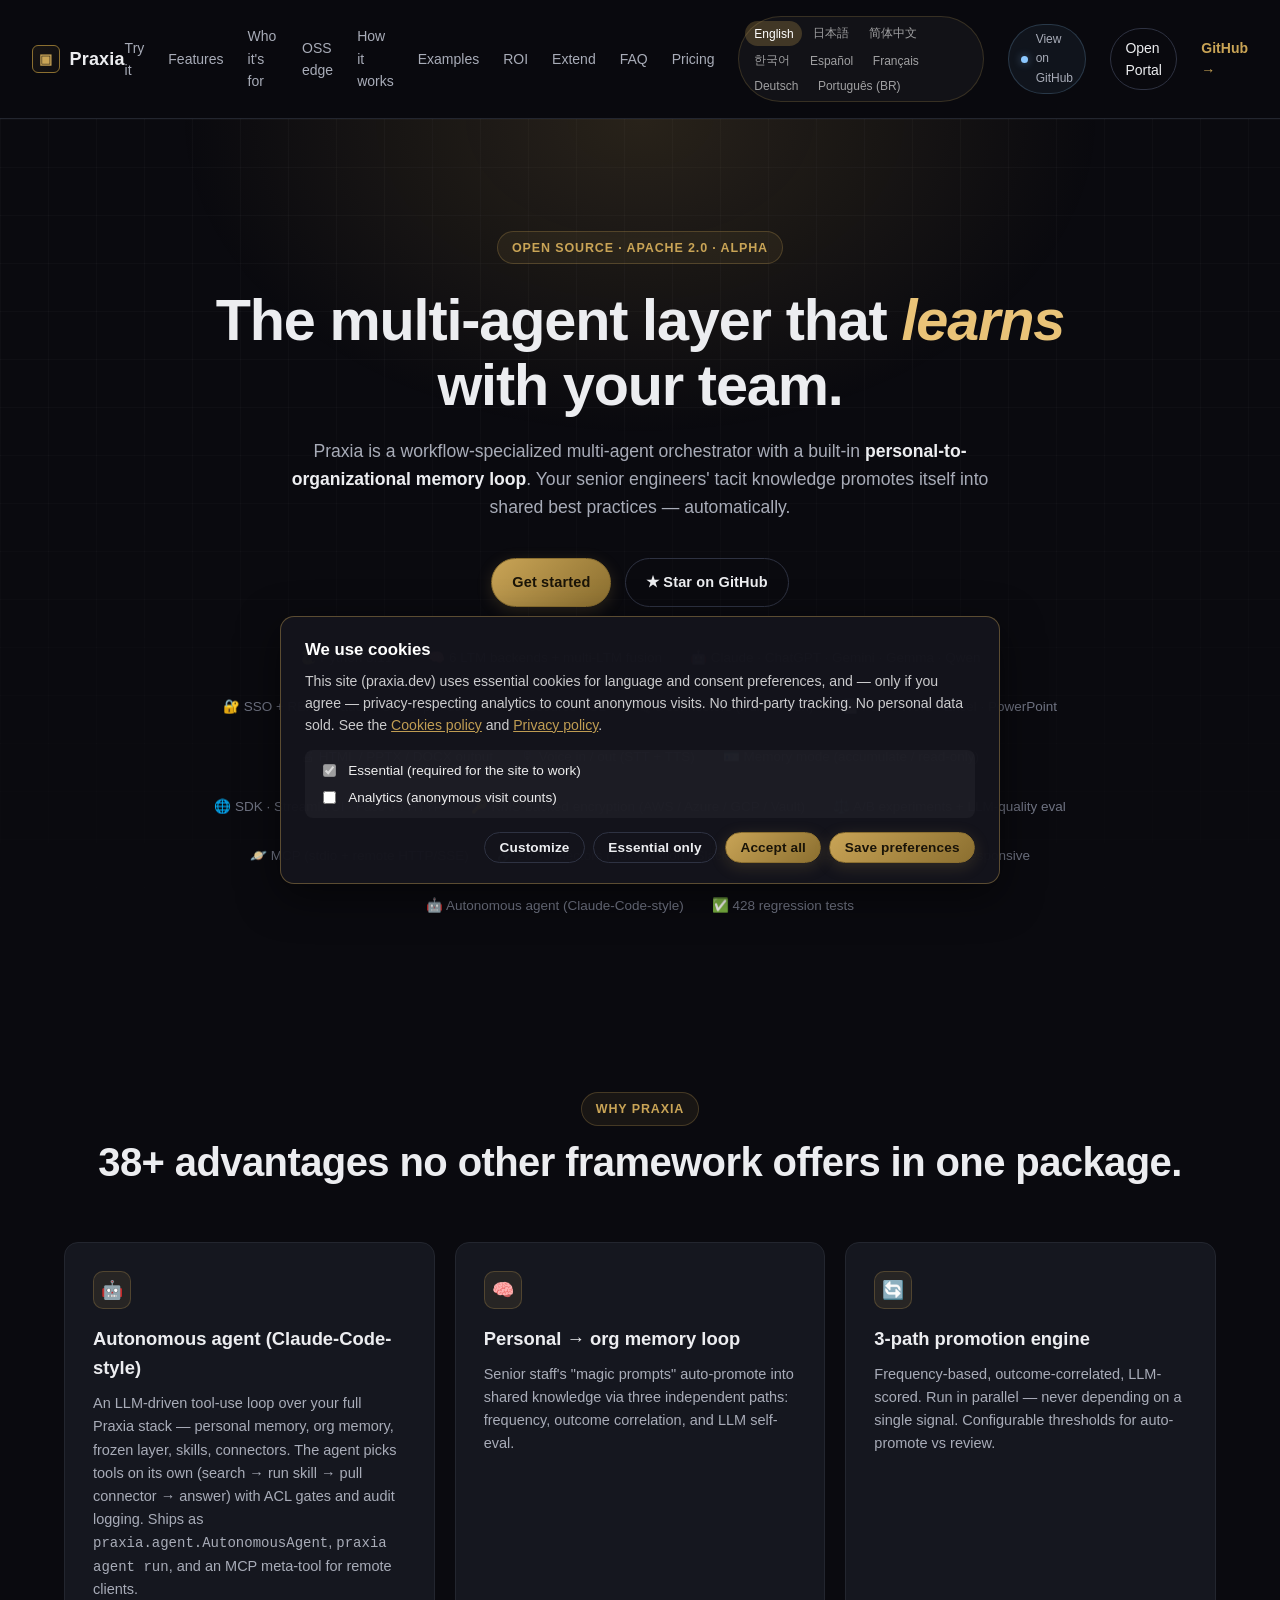
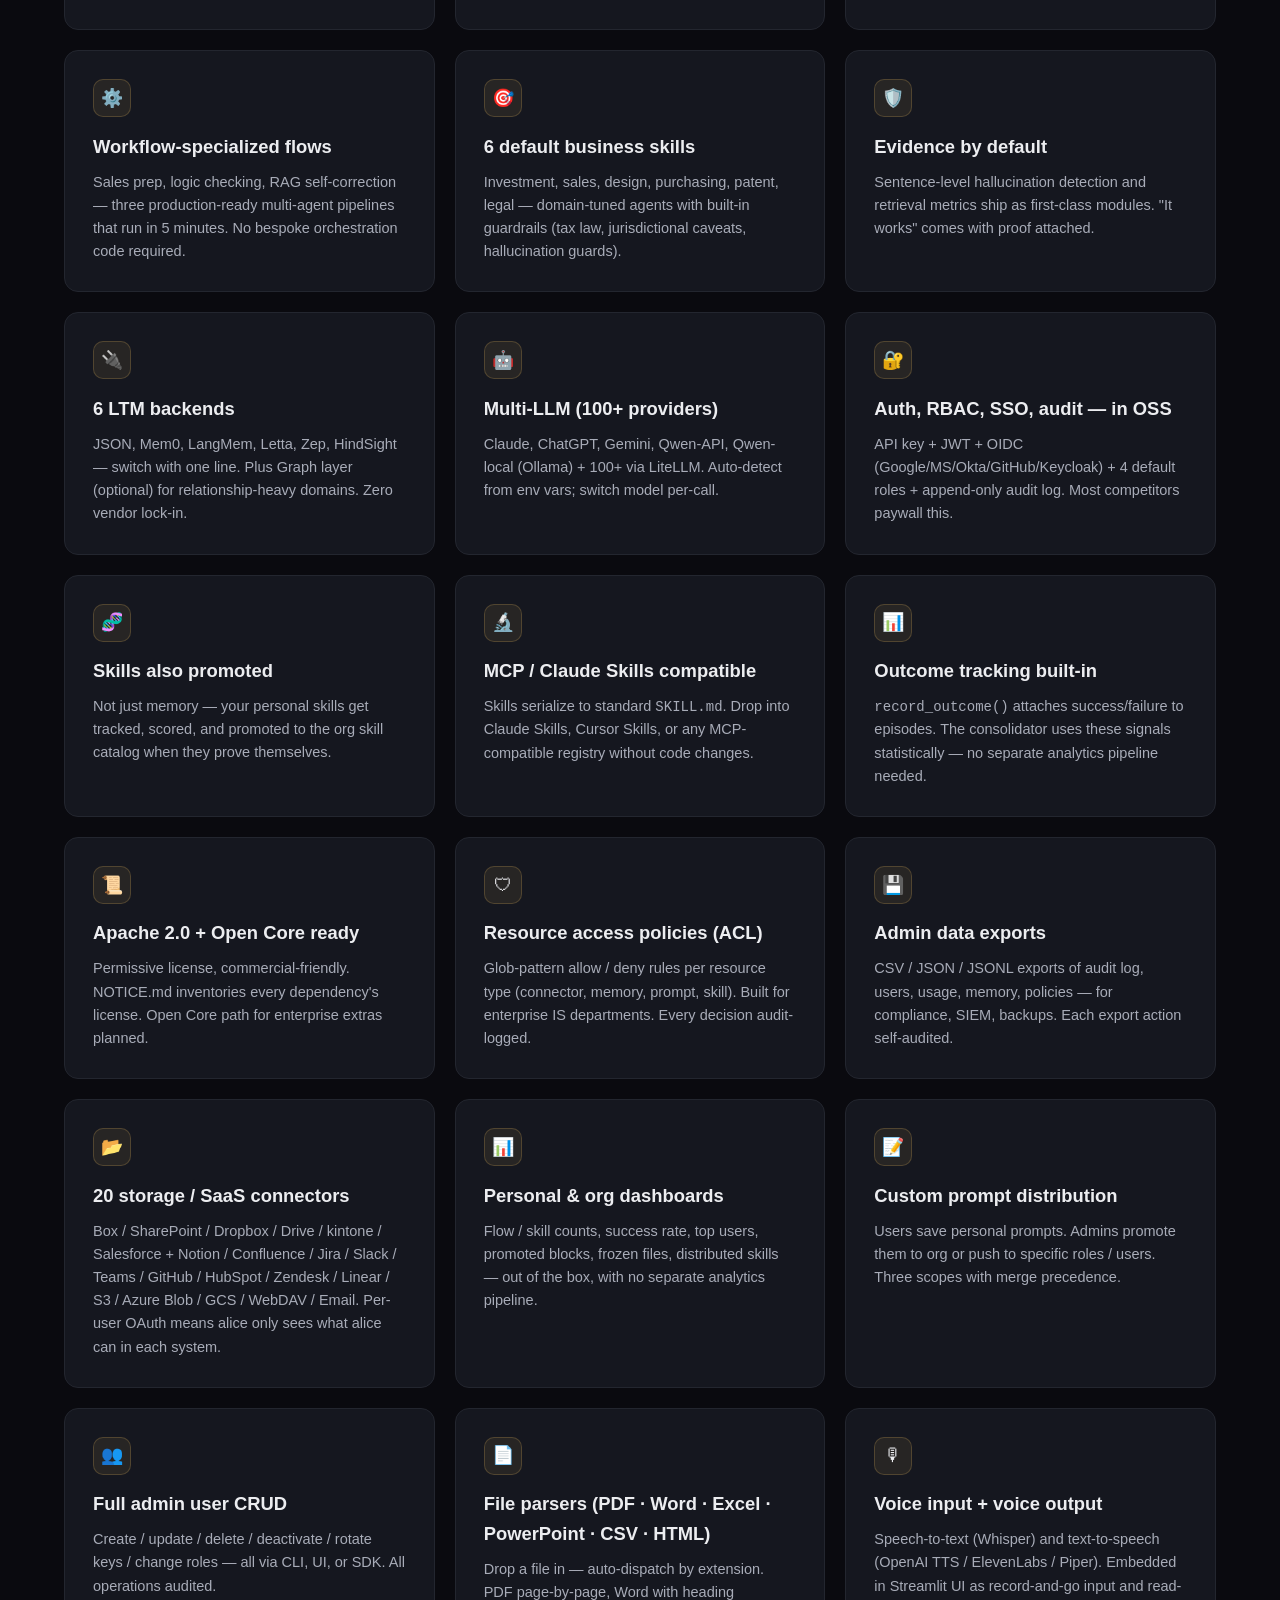
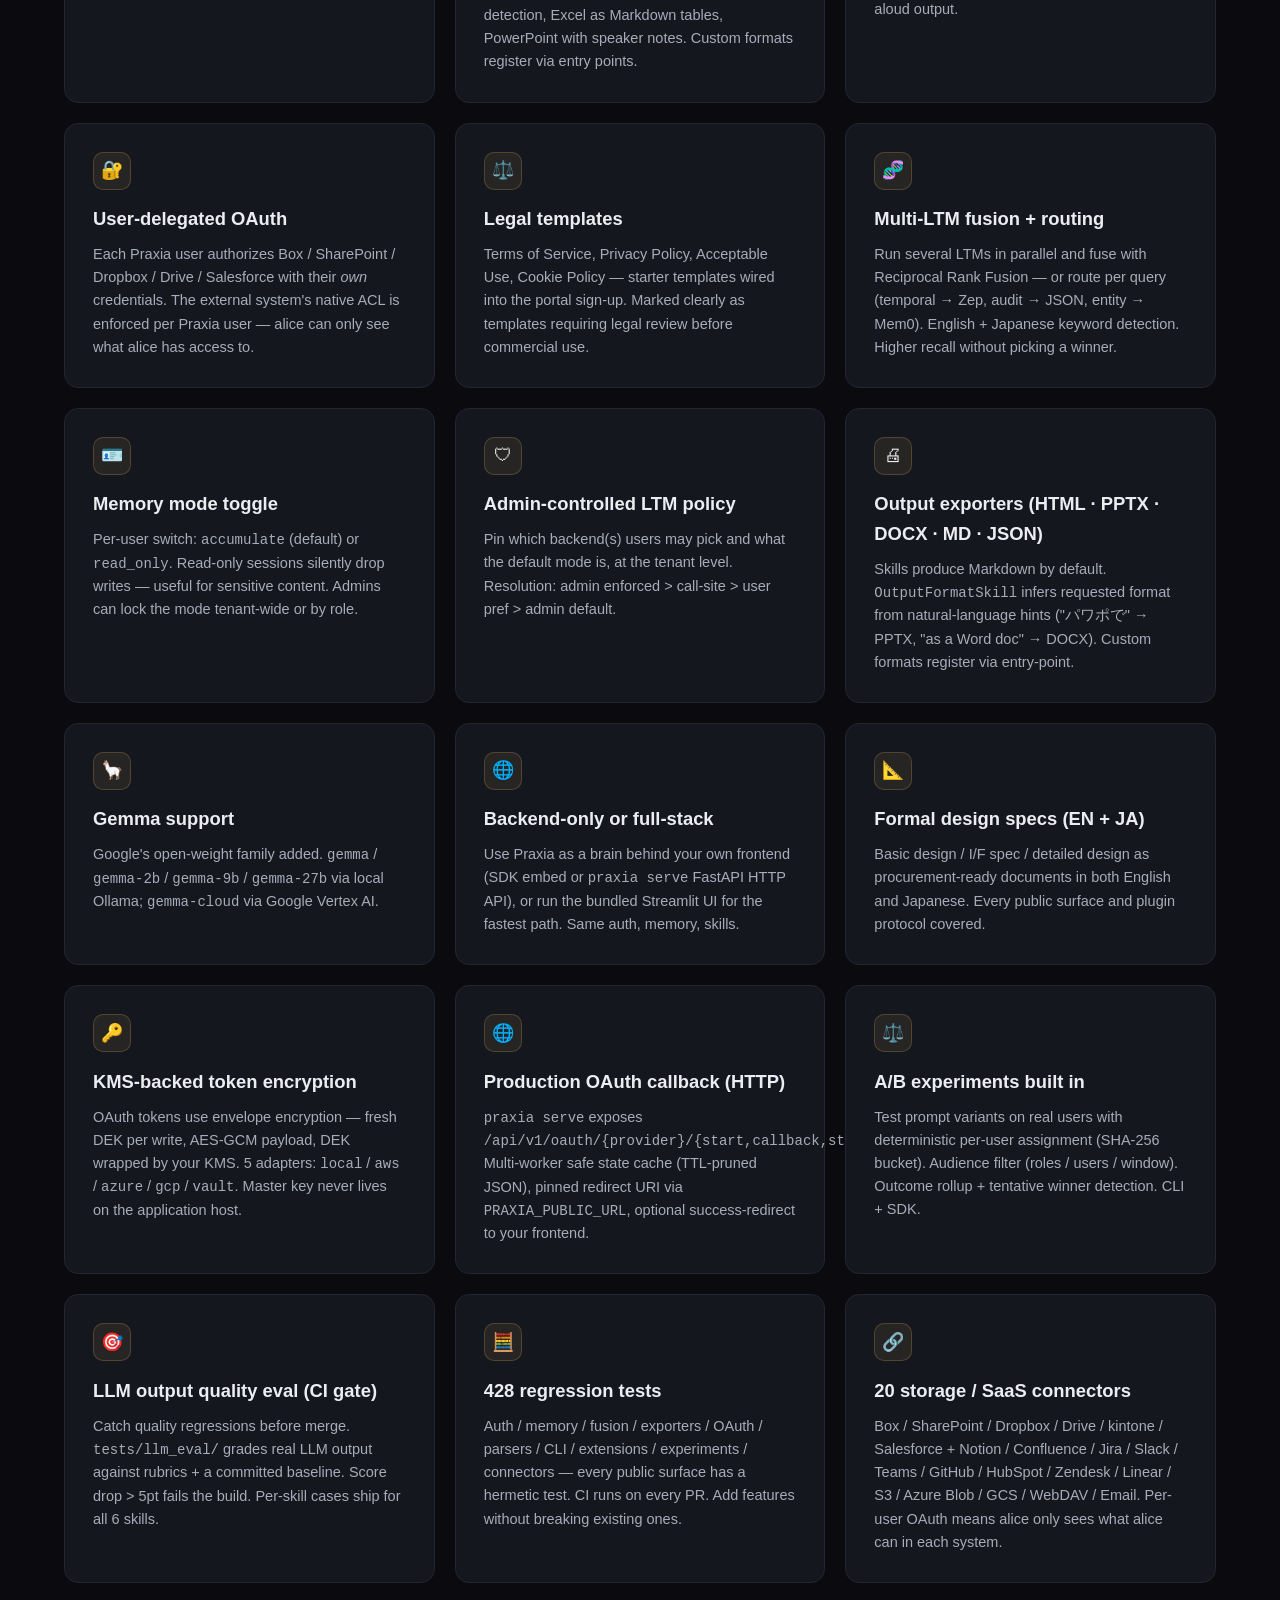
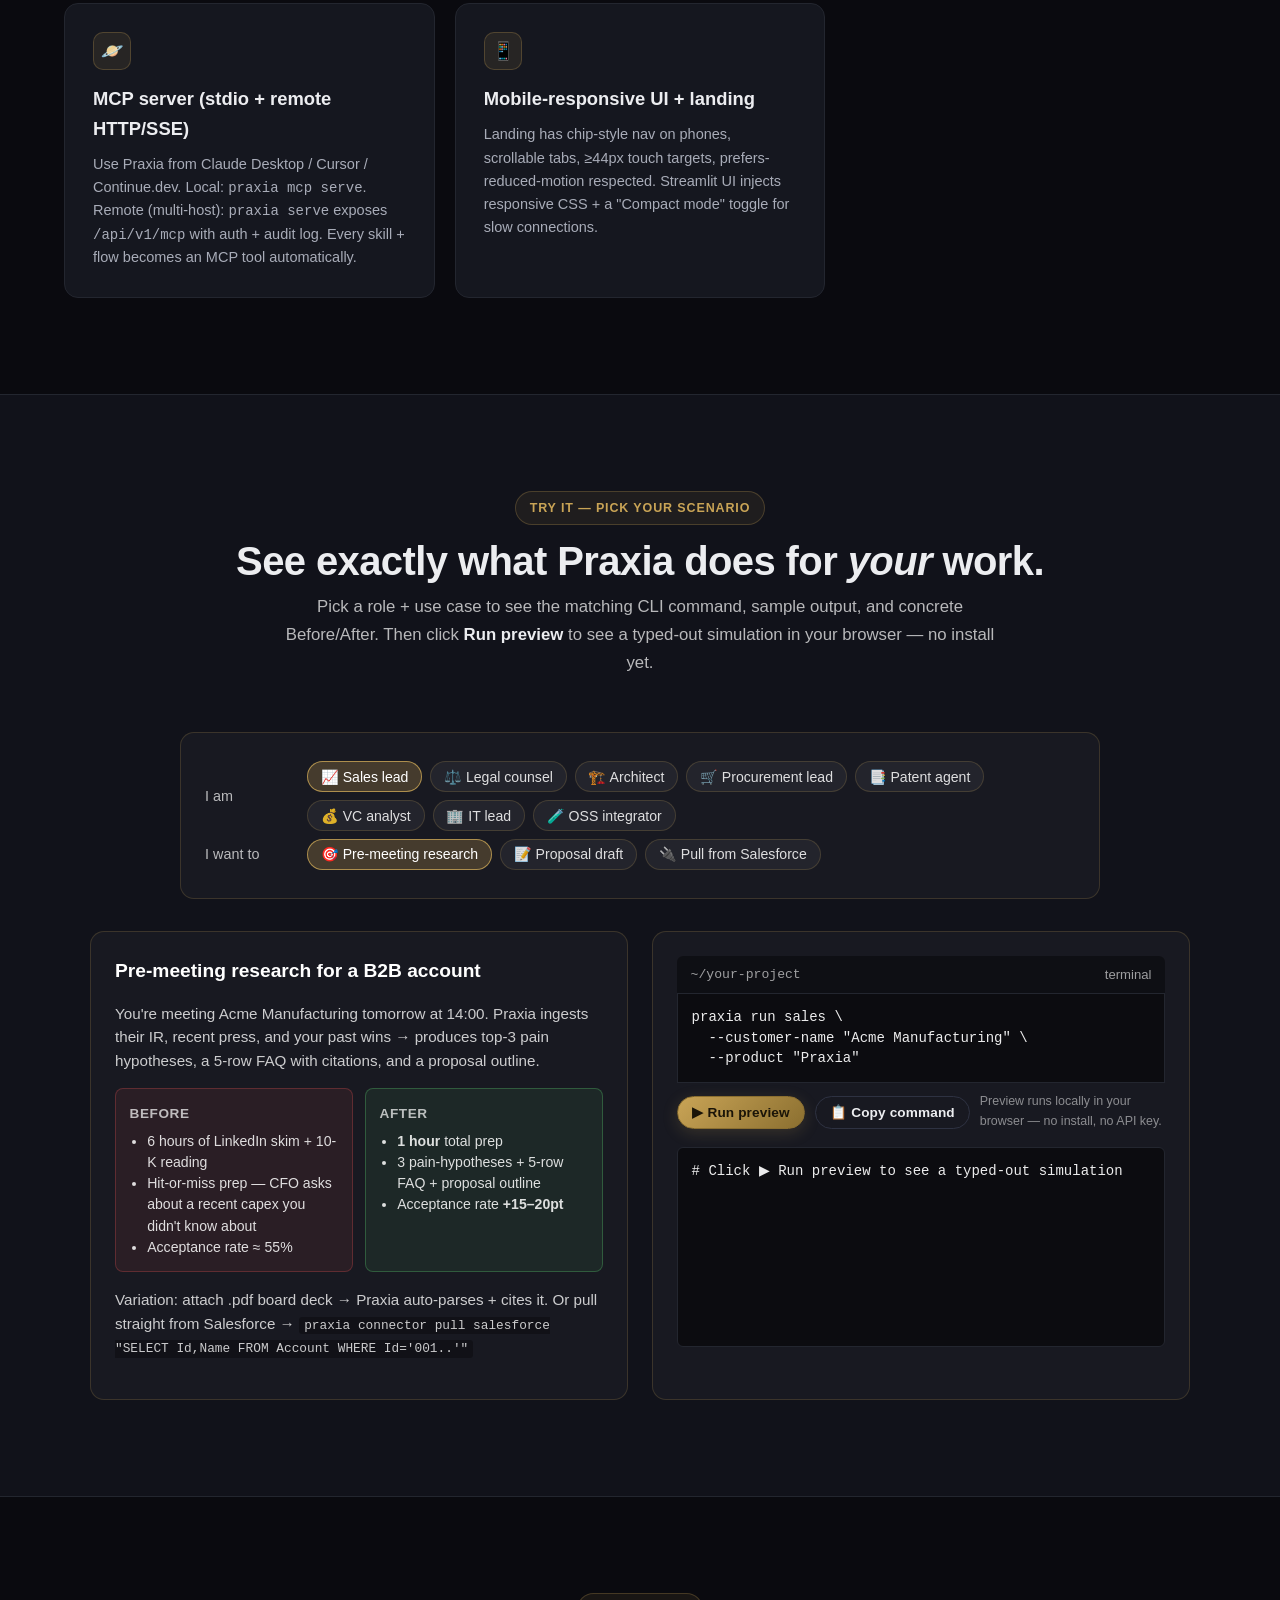
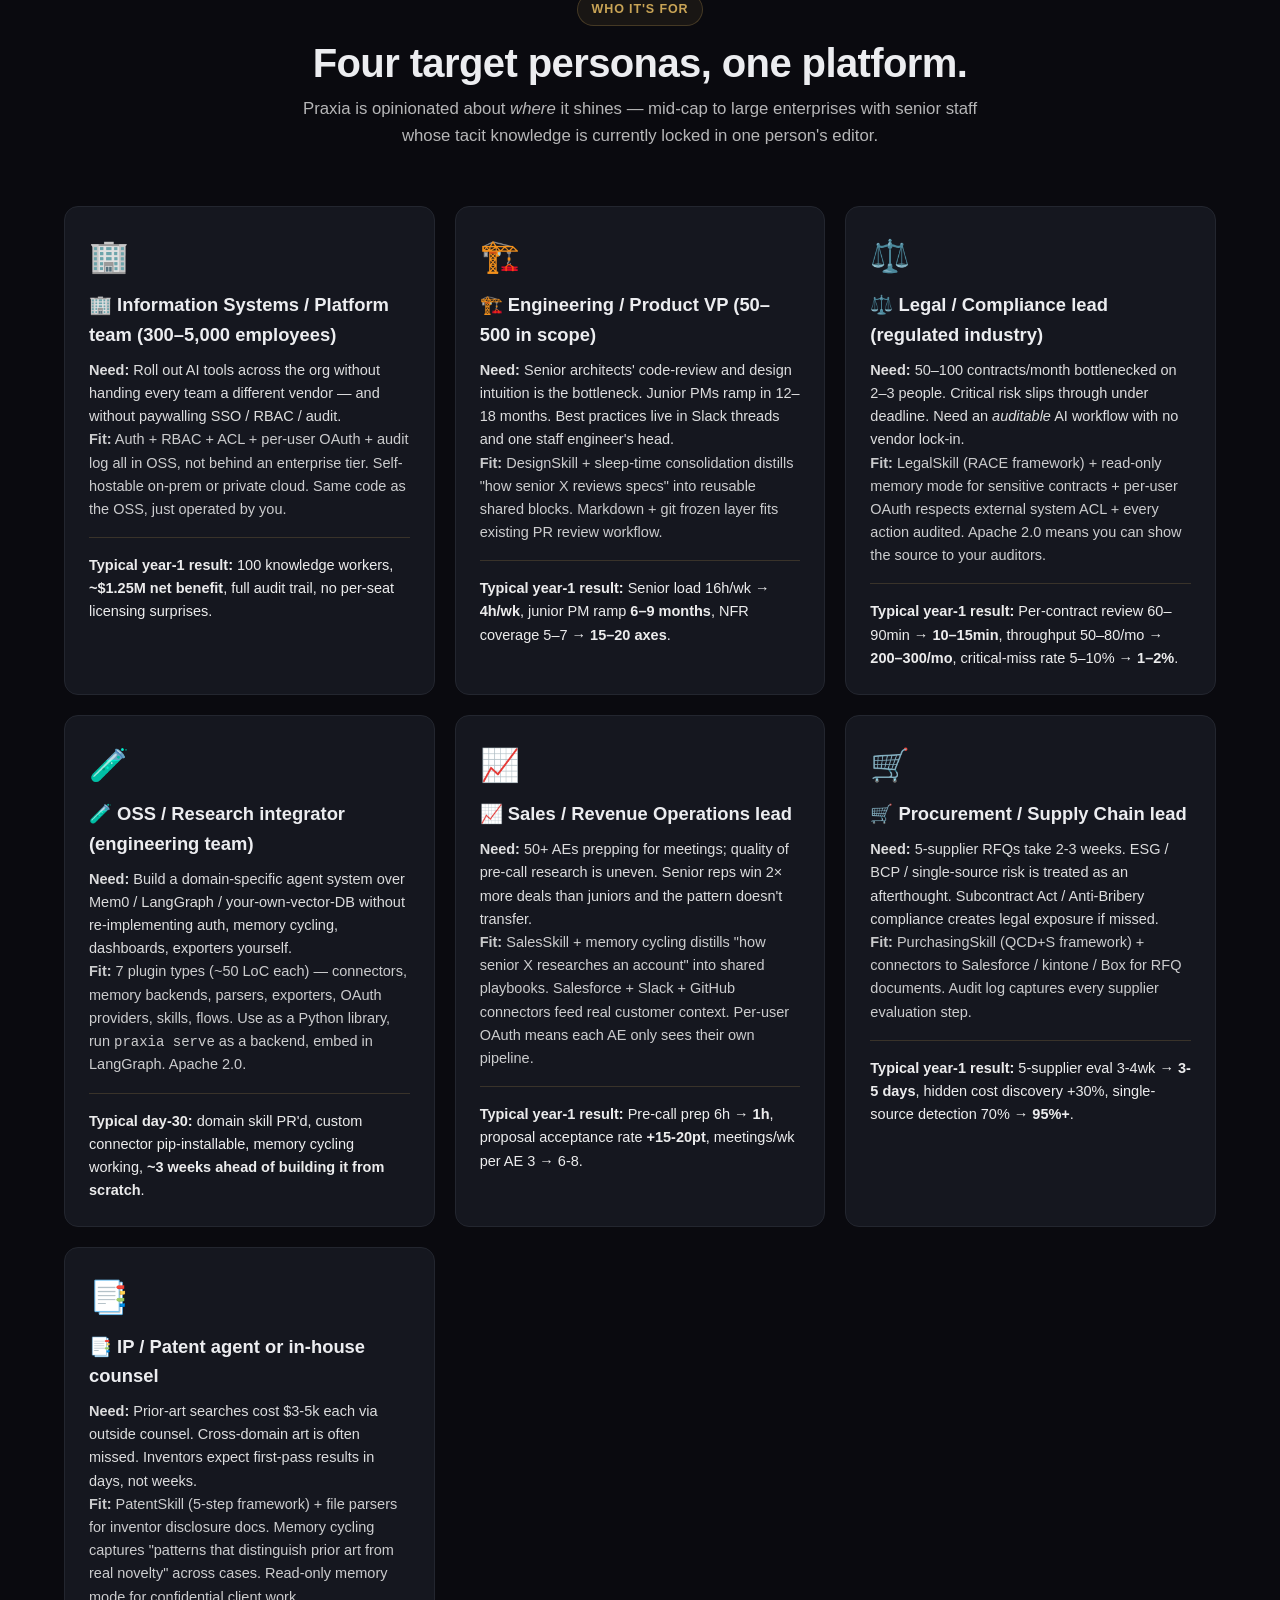
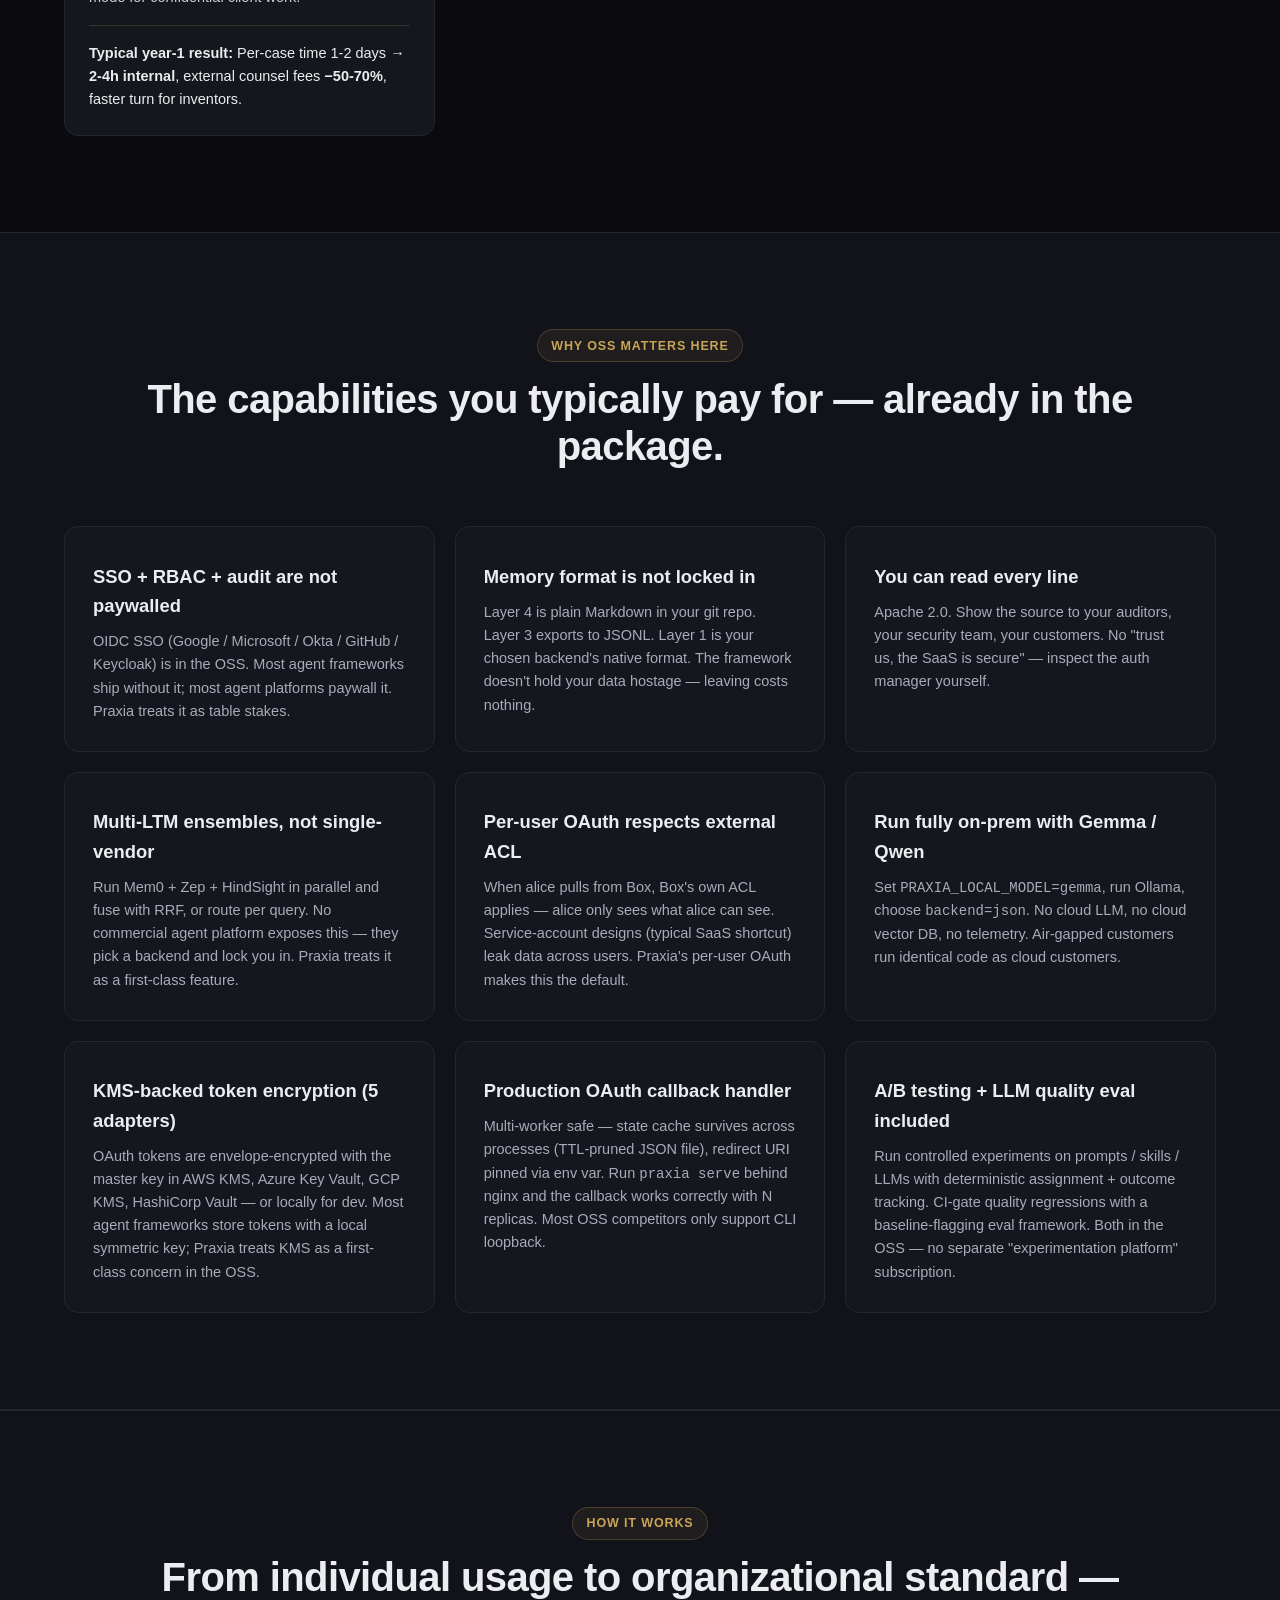
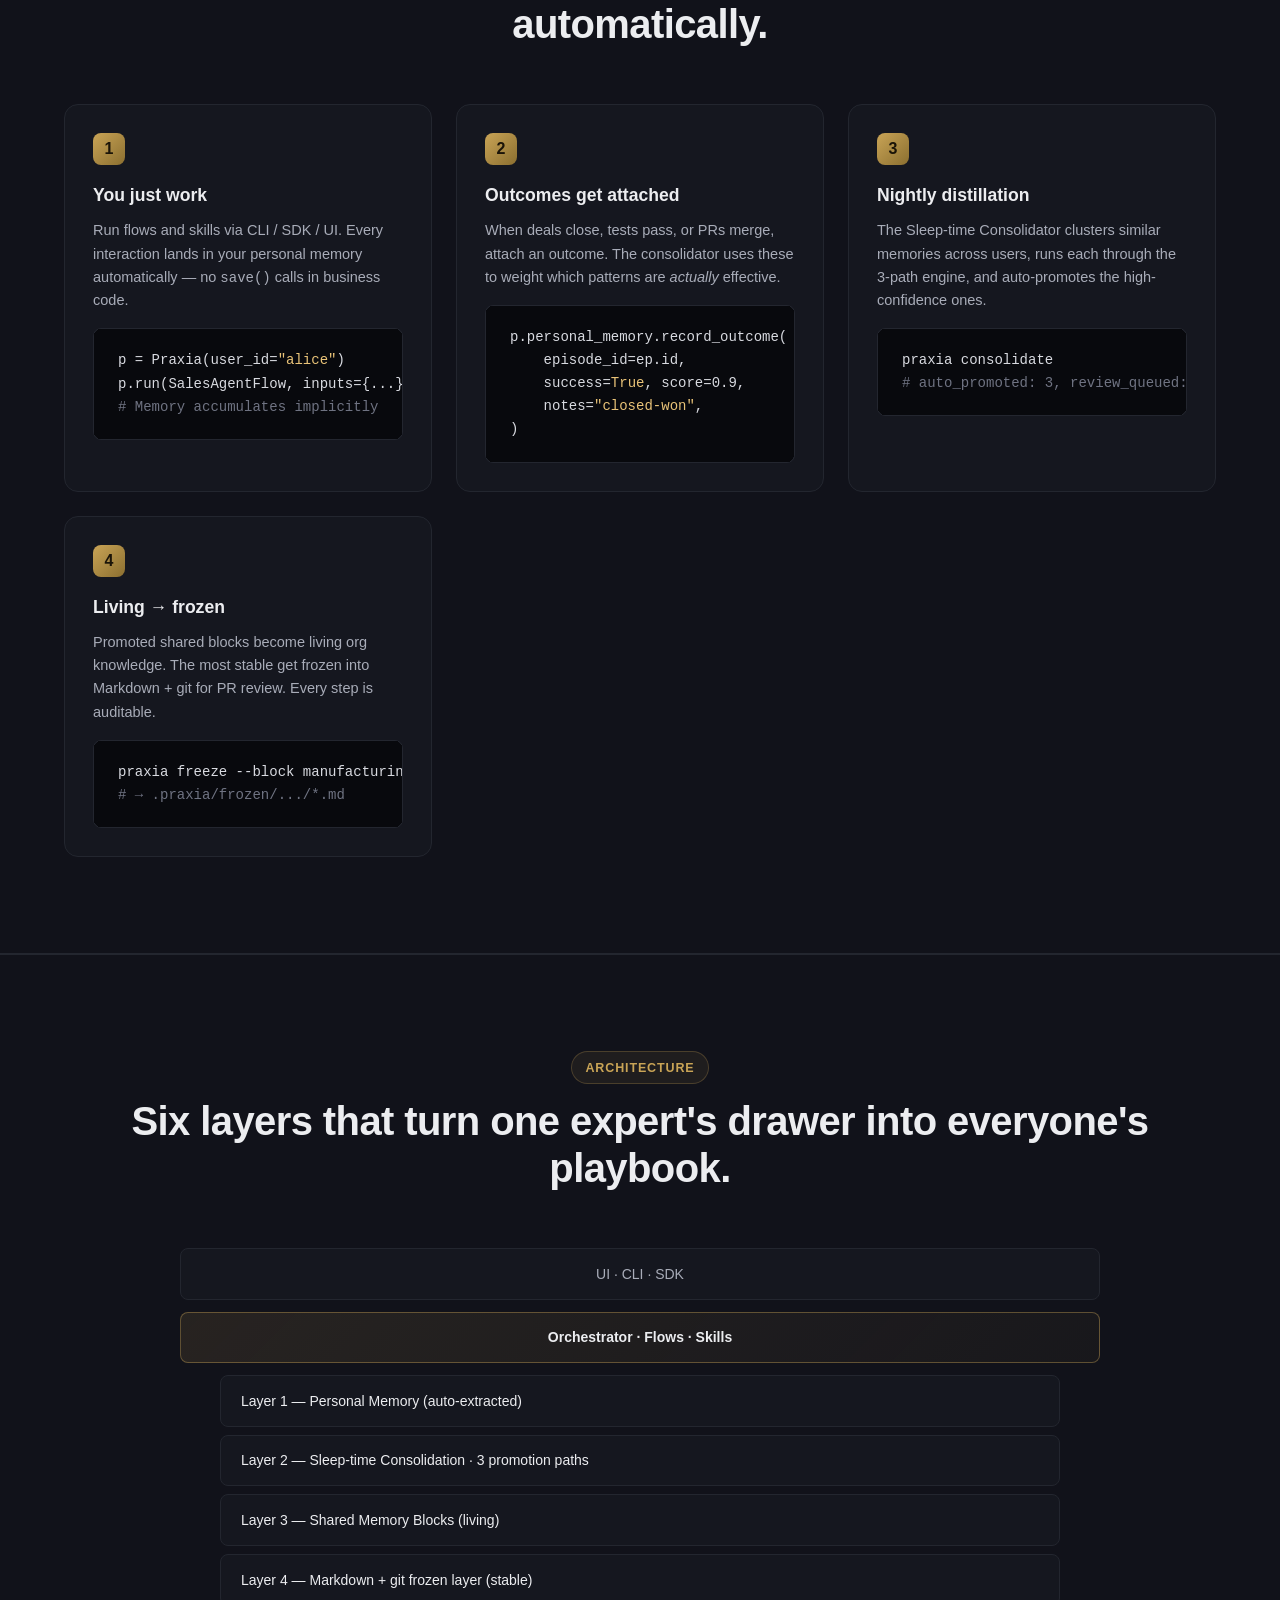
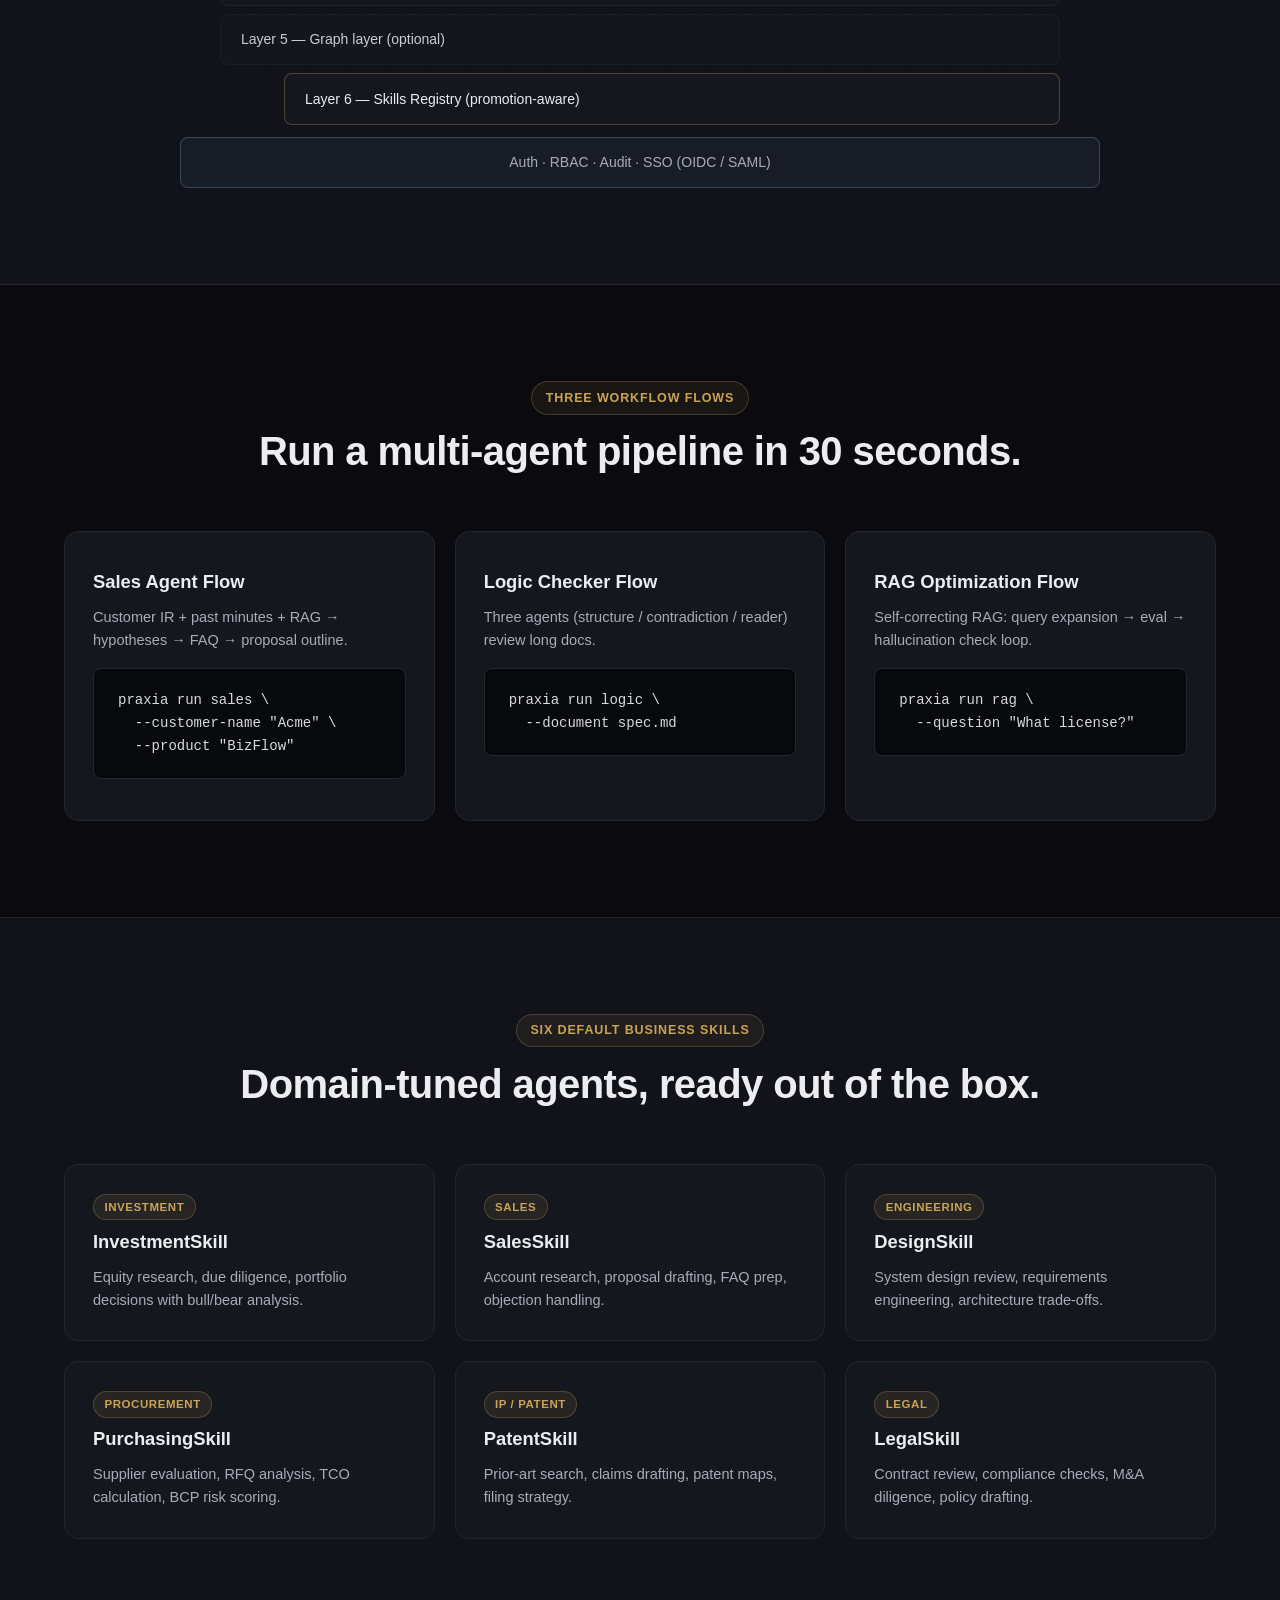
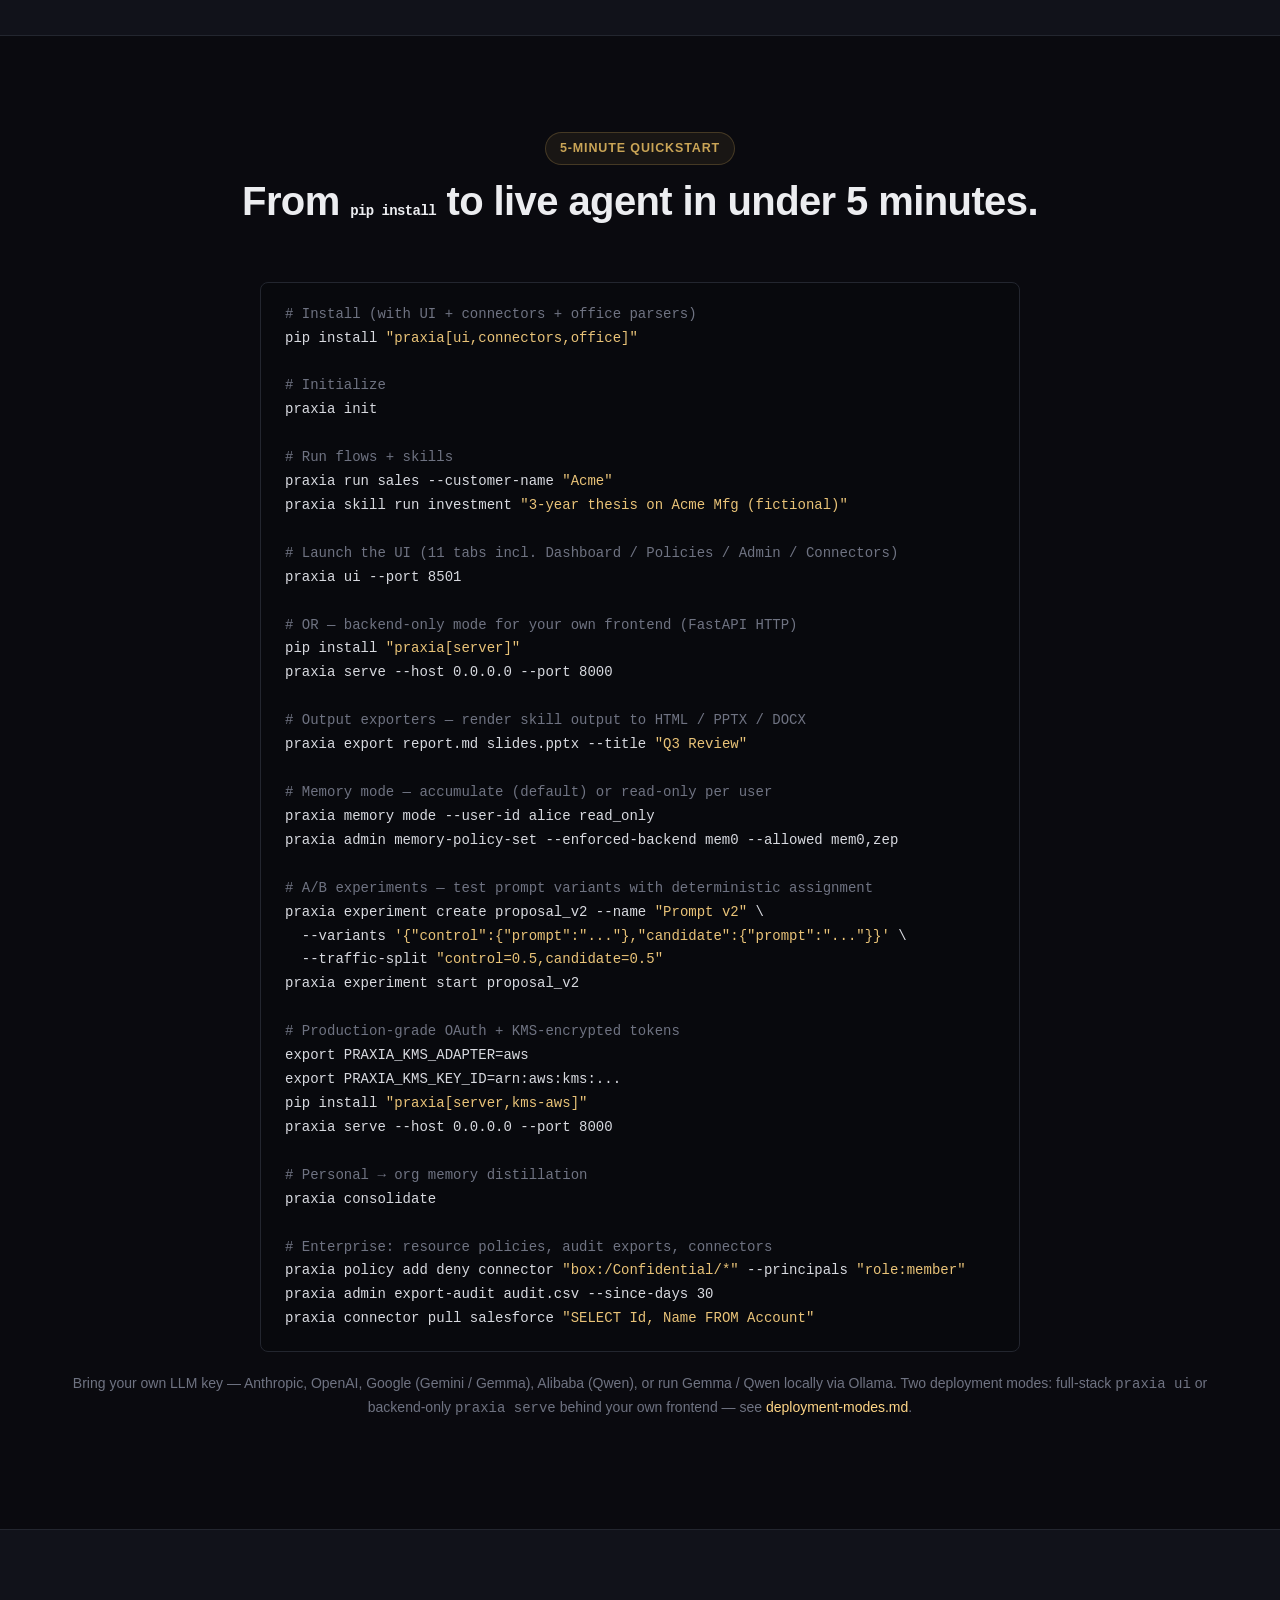
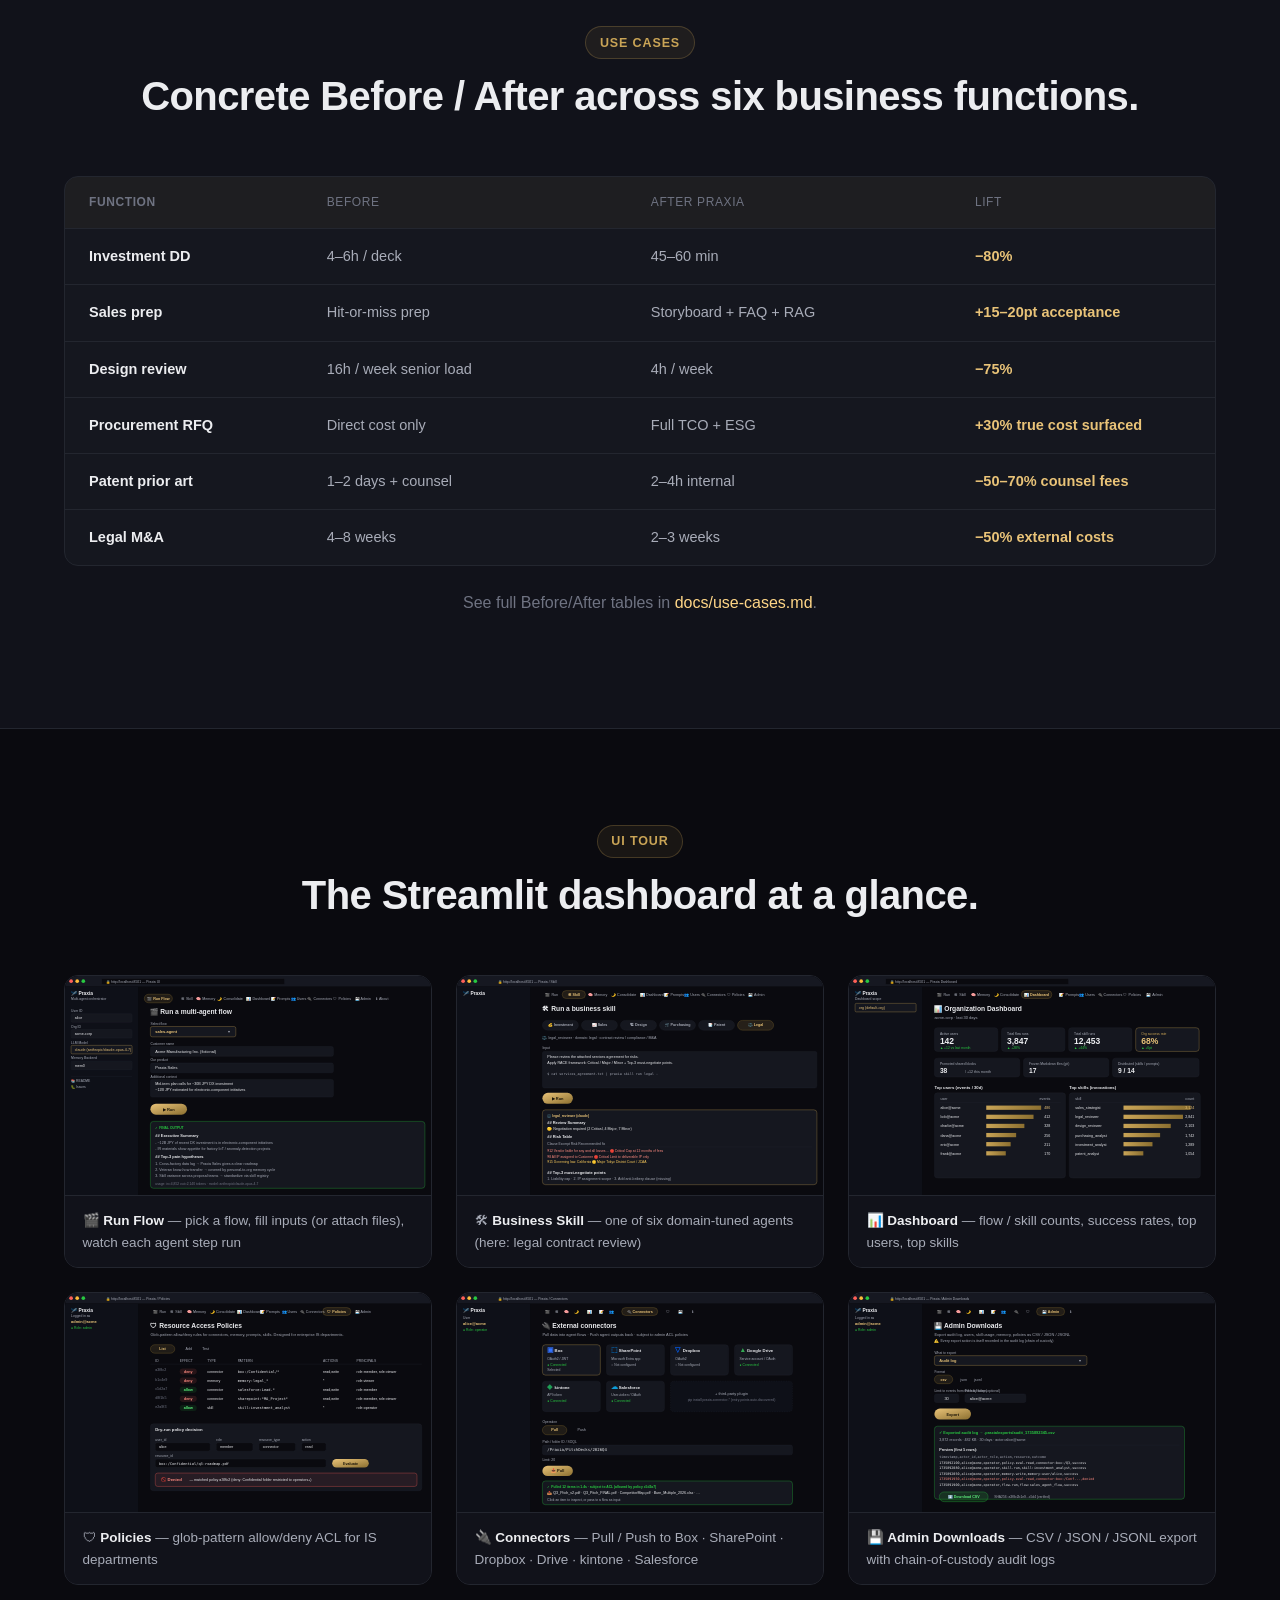
<file: docs/landing/index.html>
<!doctype html>
<html lang="en">
<head>
  <meta charset="utf-8" />
  <meta name="viewport" content="width=device-width, initial-scale=1" />
  <title>Praxia — Multi-Agent Orchestrator with Cyclic Memory</title>
  <meta name="description" content="Specialized multi-agent orchestrator with cyclic personal-to-organizational memory. Multi-LTM fusion, HTML/PPTX/DOCX output, Claude/Gemini/Gemma/Qwen, SDK + HTTP API. Apache 2.0 OSS." />
  <meta property="og:title" content="Praxia — Multi-Agent Orchestrator with Cyclic Memory" />
  <meta property="og:description" content="Specialized multi-agent orchestrator with cyclic personal-to-organizational memory. Multi-LTM fusion, HTML/PPTX/DOCX output, Claude/Gemini/Gemma/Qwen, SDK + HTTP API. Apache 2.0 OSS." />
  <meta property="og:type" content="website" />
  <link rel="icon" href="data:image/svg+xml,%3Csvg xmlns='http://www.w3.org/2000/svg' viewBox='0 0 100 100'%3E%3Ctext y='.9em' font-size='90'%3E🪡%3C/text%3E%3C/svg%3E" />
  <link rel="canonical" href="https://praxia.pages.dev/" />
  <link rel="alternate" href="https://genarch.github.io/praxia/" hreflang="en" />
  <link rel="alternate" href="https://praxia.pages.dev/?lang=ja" hreflang="ja" />
  <link rel="alternate" href="https://praxia.pages.dev/?lang=zh-CN" hreflang="zh-CN" />
  <link rel="alternate" href="https://praxia.pages.dev/?lang=ko" hreflang="ko" />
  <link rel="alternate" href="https://praxia.pages.dev/?lang=es" hreflang="es" />
  <link rel="alternate" href="https://praxia.pages.dev/?lang=fr" hreflang="fr" />
  <link rel="alternate" href="https://praxia.pages.dev/?lang=de" hreflang="de" />
  <link rel="alternate" href="https://praxia.pages.dev/?lang=pt-BR" hreflang="pt-BR" />
  <link rel="stylesheet" href="styles.css" />
  <script>
    // Cross-mirror awareness — show the OTHER mirror's URL in the banner
    // so visitors can switch (and search engines can pick canonical).
    (function() {
      const isCloudflare = location.hostname.endsWith('pages.dev') || location.hostname === 'praxia.dev';
      const isGithubPages = location.hostname.endsWith('.github.io');
      if (isCloudflare) {
        document.documentElement.dataset.mirror = 'cf';
        document.documentElement.dataset.altUrl = 'https://genarch.github.io/praxia/';
        document.documentElement.dataset.altLabel = 'GitHub Pages mirror';
      } else if (isGithubPages) {
        document.documentElement.dataset.mirror = 'gh';
        document.documentElement.dataset.altUrl = 'https://praxia.pages.dev/';
        document.documentElement.dataset.altLabel = 'Faster mirror (Cloudflare)';
      } else {
        document.documentElement.dataset.mirror = 'local';
        document.documentElement.dataset.altUrl = 'https://github.com/genarch/praxia';
        document.documentElement.dataset.altLabel = 'View on GitHub';
      }
    })();
  </script>
</head>
<body>
  <nav class="nav">
    <a href="#" class="brand">
      <span class="brand-mark">▣</span>
      <span class="brand-name">Praxia</span>
    </a>
    <div class="nav-links">
      <a href="#try-it" data-i18n="nav.try">Try it</a>
      <a href="#features" data-i18n="nav.features">Features</a>
      <a href="#who-its-for" data-i18n="nav.who">Who it's for</a>
      <a href="#oss-edge" data-i18n="nav.oss">OSS edge</a>
      <a href="#how-it-works" data-i18n="nav.how">How it works</a>
      <a href="#examples" data-i18n="nav.examples">Examples</a>
      <a href="#roi" data-i18n="nav.roi">ROI</a>
      <a href="#extending" data-i18n="nav.extend">Extend</a>
      <a href="#faq" data-i18n="nav.faq">FAQ</a>
      <a href="#pricing" data-i18n="nav.pricing">Pricing</a>
      <div class="lang-switcher" id="lang-switcher" aria-label="Language"></div>
      <a id="mirror-link" href="#" target="_blank" rel="noopener" class="nav-mirror" title="Switch to the other mirror">
        <span class="mirror-dot"></span>
        <span class="mirror-label">Mirror</span>
      </a>
      <a href="portal/index.html" class="nav-cta" data-i18n="nav.portal">Open Portal</a>
      <a href="https://github.com/genarch/praxia" target="_blank" rel="noopener" class="nav-github">GitHub →</a>
    </div>
  </nav>

  <!-- Mirror awareness banner (shown only on github.io to nudge users to the faster mirror) -->
  <div id="mirror-banner" class="mirror-banner" hidden>
    <span>You're on the GitHub Pages mirror. </span>
    <a id="mirror-banner-link" href="https://praxia.pages.dev/">Try the faster Cloudflare mirror →</a>
    <button id="mirror-banner-close" aria-label="Dismiss">×</button>
  </div>

  <header class="hero">
    <div class="hero-grid"></div>
    <div class="hero-content">
      <span class="kicker" data-i18n="hero.kicker">Open Source · Apache 2.0 · Alpha</span>
      <h1 data-i18n="hero.h1">The multi-agent layer that <em>learns</em> with your team.</h1>
      <p class="hero-sub" data-i18n="hero.sub">
        Praxia is a workflow-specialized multi-agent orchestrator with a built-in
        <strong>personal-to-organizational memory loop</strong>. Your senior engineers'
        tacit knowledge promotes itself into shared best practices — automatically.
      </p>
      <div class="hero-cta">
        <a href="#install" class="btn btn-primary" data-i18n="hero.cta_get_started">Get started</a>
        <a href="https://github.com/genarch/praxia" target="_blank" rel="noopener" class="btn btn-ghost" data-i18n="hero.cta_star">★ Star on GitHub</a>
      </div>
      <p id="i18n-notice" class="i18n-notice" hidden></p>
      <div class="hero-meta">
        <span data-i18n="chip.py">🐍 Python 3.11+</span>
        <span data-i18n="chip.ltm">🧠 6 LTM backends + multi-LTM fusion</span>
        <span data-i18n="chip.llm">🤖 Claude · ChatGPT · Gemini · Gemma · Qwen</span>
        <span data-i18n="chip.auth">🔐 SSO + RBAC + audit · OAuth per-user</span>
        <span data-i18n="chip.acl">🛡 Resource ACL</span>
        <span data-i18n="chip.conn6">🔌 6 connectors (Pull + Push)</span>
        <span data-i18n="chip.parsers">📄 PDF · Word · Excel · PowerPoint</span>
        <span data-i18n="chip.exporters">🖨 HTML / PPTX / DOCX output</span>
        <span data-i18n="chip.voice">🎙 Voice in / out (STT + TTS)</span>
        <span data-i18n="chip.memmode">🪪 Memory mode (accumulate / read-only)</span>
        <span data-i18n="chip.sdk">🌐 SDK · Streamlit UI · FastAPI HTTP</span>
        <span data-i18n="chip.kms">🔑 KMS-backed encryption (AWS / Azure / GCP / Vault)</span>
        <span data-i18n="chip.ab">⚖️ A/B experiments + LLM-quality eval</span>
        <span data-i18n="chip.mcp">🪐 MCP (stdio + remote HTTP/SSE)</span>
        <span data-i18n="chip.conn20">🔗 20 connectors (Box / Notion / Slack / Jira / GitHub / S3 / …)</span>
        <span data-i18n="chip.responsive">📱 Mobile-responsive</span>
        <span data-i18n="chip.agent">🤖 Autonomous agent (Claude-Code-style)</span>
        <span data-i18n="chip.tests">✅ 428 regression tests</span>
      </div>
    </div>
  </header>

  <section id="features" class="section">
    <div class="container">
      <div class="section-head">
        <span class="kicker" data-i18n="features.kicker">Why Praxia</span>
        <h2 data-i18n="features.h2">38+ advantages no other framework offers in one package.</h2>
      </div>
      <div class="grid grid-3">
        <article class="card">
          <div class="card-icon">🤖</div>
          <h3 data-i18n="feat.autonomous_agent">Autonomous agent (Claude-Code-style)</h3>
          <p data-i18n="feat.autonomous_agent.body">An LLM-driven tool-use loop over your full Praxia stack — personal memory, org memory, frozen layer, skills, connectors. The agent picks tools on its own (search → run skill → pull connector → answer) with ACL gates and audit logging. Ships as <code>praxia.agent.AutonomousAgent</code>, <code>praxia agent run</code>, and an MCP meta-tool for remote clients.</p>
        </article>
        <article class="card">
          <div class="card-icon">🧠</div>
          <h3 data-i18n="feat.memory_loop">Personal → org memory loop</h3>
          <p data-i18n="feat.memory_loop.body">Senior staff's "magic prompts" auto-promote into shared knowledge via three independent paths: frequency, outcome correlation, and LLM self-eval.</p>
        </article>
        <article class="card">
          <div class="card-icon">🔄</div>
          <h3 data-i18n="feat.promotion_engine">3-path promotion engine</h3>
          <p data-i18n="feat.promotion_engine.body">Frequency-based, outcome-correlated, LLM-scored. Run in parallel — never depending on a single signal. Configurable thresholds for auto-promote vs review.</p>
        </article>
        <article class="card">
          <div class="card-icon">⚙️</div>
          <h3 data-i18n="feat.workflow_flows">Workflow-specialized flows</h3>
          <p data-i18n="feat.workflow_flows.body">Sales prep, logic checking, RAG self-correction — three production-ready multi-agent pipelines that run in 5 minutes. No bespoke orchestration code required.</p>
        </article>
        <article class="card">
          <div class="card-icon">🎯</div>
          <h3 data-i18n="feat.business_skills">6 default business skills</h3>
          <p data-i18n="feat.business_skills.body">Investment, sales, design, purchasing, patent, legal — domain-tuned agents with built-in guardrails (tax law, jurisdictional caveats, hallucination guards).</p>
        </article>
        <article class="card">
          <div class="card-icon">🛡️</div>
          <h3 data-i18n="feat.evidence">Evidence by default</h3>
          <p data-i18n="feat.evidence.body">Sentence-level hallucination detection and retrieval metrics ship as first-class modules. "It works" comes with proof attached.</p>
        </article>
        <article class="card">
          <div class="card-icon">🔌</div>
          <h3 data-i18n="feat.ltm_backends">6 LTM backends</h3>
          <p data-i18n="feat.ltm_backends.body">JSON, Mem0, LangMem, Letta, Zep, HindSight — switch with one line. Plus Graph layer (optional) for relationship-heavy domains. Zero vendor lock-in.</p>
        </article>
        <article class="card">
          <div class="card-icon">🤖</div>
          <h3 data-i18n="feat.multi_llm">Multi-LLM (100+ providers)</h3>
          <p data-i18n="feat.multi_llm.body">Claude, ChatGPT, Gemini, Qwen-API, Qwen-local (Ollama) + 100+ via LiteLLM. Auto-detect from env vars; switch model per-call.</p>
        </article>
        <article class="card">
          <div class="card-icon">🔐</div>
          <h3 data-i18n="feat.auth_in_oss">Auth, RBAC, SSO, audit — in OSS</h3>
          <p data-i18n="feat.auth_in_oss.body">API key + JWT + OIDC (Google/MS/Okta/GitHub/Keycloak) + 4 default roles + append-only audit log. Most competitors paywall this.</p>
        </article>
        <article class="card">
          <div class="card-icon">🧬</div>
          <h3 data-i18n="feat.skills_promoted">Skills also promoted</h3>
          <p data-i18n="feat.skills_promoted.body">Not just memory — your personal skills get tracked, scored, and promoted to the org skill catalog when they prove themselves.</p>
        </article>
        <article class="card">
          <div class="card-icon">🔬</div>
          <h3 data-i18n="feat.mcp_compat">MCP / Claude Skills compatible</h3>
          <p data-i18n="feat.mcp_compat.body">Skills serialize to standard <code>SKILL.md</code>. Drop into Claude Skills, Cursor Skills, or any MCP-compatible registry without code changes.</p>
        </article>
        <article class="card">
          <div class="card-icon">📊</div>
          <h3 data-i18n="feat.outcome_tracking">Outcome tracking built-in</h3>
          <p data-i18n="feat.outcome_tracking.body"><code>record_outcome()</code> attaches success/failure to episodes. The consolidator uses these signals statistically — no separate analytics pipeline needed.</p>
        </article>
        <article class="card">
          <div class="card-icon">📜</div>
          <h3 data-i18n="feat.apache_open">Apache 2.0 + Open Core ready</h3>
          <p data-i18n="feat.apache_open.body">Permissive license, commercial-friendly. NOTICE.md inventories every dependency's license. Open Core path for enterprise extras planned.</p>
        </article>
        <article class="card">
          <div class="card-icon">🛡</div>
          <h3 data-i18n="feat.acl">Resource access policies (ACL)</h3>
          <p data-i18n="feat.acl.body">Glob-pattern allow / deny rules per resource type (connector, memory, prompt, skill). Built for enterprise IS departments. Every decision audit-logged.</p>
        </article>
        <article class="card">
          <div class="card-icon">💾</div>
          <h3 data-i18n="feat.admin_exports">Admin data exports</h3>
          <p data-i18n="feat.admin_exports.body">CSV / JSON / JSONL exports of audit log, users, usage, memory, policies — for compliance, SIEM, backups. Each export action self-audited.</p>
        </article>
        <article class="card">
          <div class="card-icon">📂</div>
          <h3 data-i18n="feat.connectors">6 storage / SaaS connectors</h3>
          <p data-i18n="feat.connectors.body">Box, SharePoint, Dropbox, Google Drive, kintone, Salesforce — bidirectional Pull + Push. ACL-enforced before any external call.</p>
        </article>
        <article class="card">
          <div class="card-icon">📊</div>
          <h3 data-i18n="feat.dashboards">Personal & org dashboards</h3>
          <p data-i18n="feat.dashboards.body">Flow / skill counts, success rate, top users, promoted blocks, frozen files, distributed skills — out of the box, with no separate analytics pipeline.</p>
        </article>
        <article class="card">
          <div class="card-icon">📝</div>
          <h3 data-i18n="feat.prompts_distribution">Custom prompt distribution</h3>
          <p data-i18n="feat.prompts_distribution.body">Users save personal prompts. Admins promote them to org or push to specific roles / users. Three scopes with merge precedence.</p>
        </article>
        <article class="card">
          <div class="card-icon">👥</div>
          <h3 data-i18n="feat.user_crud">Full admin user CRUD</h3>
          <p data-i18n="feat.user_crud.body">Create / update / delete / deactivate / rotate keys / change roles — all via CLI, UI, or SDK. All operations audited.</p>
        </article>
        <article class="card">
          <div class="card-icon">📄</div>
          <h3 data-i18n="feat.parsers">File parsers (PDF · Word · Excel · PowerPoint · CSV · HTML)</h3>
          <p data-i18n="feat.parsers.body">Drop a file in — auto-dispatch by extension. PDF page-by-page, Word with heading detection, Excel as Markdown tables, PowerPoint with speaker notes. Custom formats register via entry points.</p>
        </article>
        <article class="card">
          <div class="card-icon">🎙</div>
          <h3 data-i18n="feat.voice">Voice input + voice output</h3>
          <p data-i18n="feat.voice.body">Speech-to-text (Whisper) and text-to-speech (OpenAI TTS / ElevenLabs / Piper). Embedded in Streamlit UI as record-and-go input and read-aloud output.</p>
        </article>
        <article class="card">
          <div class="card-icon">🔐</div>
          <h3 data-i18n="feat.user_oauth">User-delegated OAuth</h3>
          <p data-i18n="feat.user_oauth.body">Each Praxia user authorizes Box / SharePoint / Dropbox / Drive / Salesforce with their <em>own</em> credentials. The external system's native ACL is enforced per Praxia user — alice can only see what alice has access to.</p>
        </article>
        <article class="card">
          <div class="card-icon">⚖️</div>
          <h3 data-i18n="feat.legal_templates">Legal templates</h3>
          <p data-i18n="feat.legal_templates.body">Terms of Service, Privacy Policy, Acceptable Use, Cookie Policy — starter templates wired into the portal sign-up. Marked clearly as templates requiring legal review before commercial use.</p>
        </article>
        <article class="card">
          <div class="card-icon">🧬</div>
          <h3 data-i18n="feat.multi_ltm">Multi-LTM fusion + routing</h3>
          <p data-i18n="feat.multi_ltm.body">Run several LTMs in parallel and fuse with Reciprocal Rank Fusion — or route per query (temporal → Zep, audit → JSON, entity → Mem0). English + Japanese keyword detection. Higher recall without picking a winner.</p>
        </article>
        <article class="card">
          <div class="card-icon">🪪</div>
          <h3 data-i18n="feat.memory_mode">Memory mode toggle</h3>
          <p data-i18n="feat.memory_mode.body">Per-user switch: <code>accumulate</code> (default) or <code>read_only</code>. Read-only sessions silently drop writes — useful for sensitive content. Admins can lock the mode tenant-wide or by role.</p>
        </article>
        <article class="card">
          <div class="card-icon">🛡</div>
          <h3 data-i18n="feat.admin_ltm">Admin-controlled LTM policy</h3>
          <p data-i18n="feat.admin_ltm.body">Pin which backend(s) users may pick and what the default mode is, at the tenant level. Resolution: admin enforced &gt; call-site &gt; user pref &gt; admin default.</p>
        </article>
        <article class="card">
          <div class="card-icon">🖨</div>
          <h3 data-i18n="feat.exporters">Output exporters (HTML · PPTX · DOCX · MD · JSON)</h3>
          <p data-i18n="feat.exporters.body">Skills produce Markdown by default. <code>OutputFormatSkill</code> infers requested format from natural-language hints ("パワポで" → PPTX, "as a Word doc" → DOCX). Custom formats register via entry-point.</p>
        </article>
        <article class="card">
          <div class="card-icon">🦙</div>
          <h3 data-i18n="feat.gemma">Gemma support</h3>
          <p data-i18n="feat.gemma.body">Google's open-weight family added. <code>gemma</code> / <code>gemma-2b</code> / <code>gemma-9b</code> / <code>gemma-27b</code> via local Ollama; <code>gemma-cloud</code> via Google Vertex AI.</p>
        </article>
        <article class="card">
          <div class="card-icon">🌐</div>
          <h3 data-i18n="feat.deploy_modes">Backend-only or full-stack</h3>
          <p data-i18n="feat.deploy_modes.body">Use Praxia as a brain behind your own frontend (SDK embed or <code>praxia serve</code> FastAPI HTTP API), or run the bundled Streamlit UI for the fastest path. Same auth, memory, skills.</p>
        </article>
        <article class="card">
          <div class="card-icon">📐</div>
          <h3 data-i18n="feat.specs">Formal design specs (EN + JA)</h3>
          <p data-i18n="feat.specs.body">Basic design / I/F spec / detailed design as procurement-ready documents in both English and Japanese. Every public surface and plugin protocol covered.</p>
        </article>
        <article class="card">
          <div class="card-icon">🔑</div>
          <h3 data-i18n="feat.kms">KMS-backed token encryption</h3>
          <p data-i18n="feat.kms.body">OAuth tokens use envelope encryption — fresh DEK per write, AES-GCM payload, DEK wrapped by your KMS. 5 adapters: <code>local</code> / <code>aws</code> / <code>azure</code> / <code>gcp</code> / <code>vault</code>. Master key never lives on the application host.</p>
        </article>
        <article class="card">
          <div class="card-icon">🌐</div>
          <h3 data-i18n="feat.oauth_web">Production OAuth callback (HTTP)</h3>
          <p data-i18n="feat.oauth_web.body"><code>praxia serve</code> exposes <code>/api/v1/oauth/{provider}/{start,callback,status}</code>. Multi-worker safe state cache (TTL-pruned JSON), pinned redirect URI via <code>PRAXIA_PUBLIC_URL</code>, optional success-redirect to your frontend.</p>
        </article>
        <article class="card">
          <div class="card-icon">⚖️</div>
          <h3 data-i18n="feat.ab">A/B experiments built in</h3>
          <p data-i18n="feat.ab.body">Test prompt variants on real users with deterministic per-user assignment (SHA-256 bucket). Audience filter (roles / users / window). Outcome rollup + tentative winner detection. CLI + SDK.</p>
        </article>
        <article class="card">
          <div class="card-icon">🎯</div>
          <h3 data-i18n="feat.llm_eval">LLM output quality eval (CI gate)</h3>
          <p data-i18n="feat.llm_eval.body">Catch quality regressions before merge. <code>tests/llm_eval/</code> grades real LLM output against rubrics + a committed baseline. Score drop &gt; 5pt fails the build. Per-skill cases ship for all 6 skills.</p>
        </article>
        <article class="card">
          <div class="card-icon">🧮</div>
          <h3 data-i18n="feat.tests">428 regression tests</h3>
          <p data-i18n="feat.tests.body">Auth / memory / fusion / exporters / OAuth / parsers / CLI / extensions / experiments / connectors — every public surface has a hermetic test. CI runs on every PR. Add features without breaking existing ones.</p>
        </article>
        <article class="card">
          <div class="card-icon">🔗</div>
          <h3 data-i18n="feat.connectors">20 storage / SaaS connectors</h3>
          <p data-i18n="feat.connectors.body">Box / SharePoint / Dropbox / Drive / kintone / Salesforce + Notion / Confluence / Jira / Slack / Teams / GitHub / HubSpot / Zendesk / Linear / S3 / Azure Blob / GCS / WebDAV / Email. Per-user OAuth means alice only sees what alice can in each system.</p>
        </article>
        <article class="card">
          <div class="card-icon">🪐</div>
          <h3 data-i18n="feat.mcp_server">MCP server (stdio + remote HTTP/SSE)</h3>
          <p data-i18n="feat.mcp_server.body">Use Praxia from Claude Desktop / Cursor / Continue.dev. Local: <code>praxia mcp serve</code>. Remote (multi-host): <code>praxia serve</code> exposes <code>/api/v1/mcp</code> with auth + audit log. Every skill + flow becomes an MCP tool automatically.</p>
        </article>
        <article class="card">
          <div class="card-icon">📱</div>
          <h3 data-i18n="feat.responsive">Mobile-responsive UI + landing</h3>
          <p data-i18n="feat.responsive.body">Landing has chip-style nav on phones, scrollable tabs, ≥44px touch targets, prefers-reduced-motion respected. Streamlit UI injects responsive CSS + a "Compact mode" toggle for slow connections.</p>
        </article>
      </div>
    </div>
  </section>

  <section id="try-it" class="section section-dark">
    <div class="container">
      <div class="section-head">
        <span class="kicker" data-i18n="tryit.kicker">Try it — pick your scenario</span>
        <h2 data-i18n="tryit.h2">See exactly what Praxia does for <em>your</em> work.</h2>
        <p class="section-subtitle">
          Pick a role + use case to see the matching CLI command, sample
          output, and concrete Before/After. Then click <strong>Run preview</strong>
          to see a typed-out simulation in your browser — no install yet.
        </p>
      </div>

      <div class="scenario-picker">
        <div class="scenario-row">
          <span class="scenario-label" data-i18n="tryit.label_role">I am</span>
          <div class="scenario-chips" data-axis="role">
            <button class="chip chip-active" data-value="sales">📈 Sales lead</button>
            <button class="chip" data-value="legal">⚖️ Legal counsel</button>
            <button class="chip" data-value="design">🏗️ Architect</button>
            <button class="chip" data-value="purchasing">🛒 Procurement lead</button>
            <button class="chip" data-value="patent">📑 Patent agent</button>
            <button class="chip" data-value="investment">💰 VC analyst</button>
            <button class="chip" data-value="it">🏢 IT lead</button>
            <button class="chip" data-value="dev">🧪 OSS integrator</button>
          </div>
        </div>
        <div class="scenario-row">
          <span class="scenario-label" data-i18n="tryit.label_task">I want to</span>
          <div class="scenario-chips" data-axis="task">
            <!-- Populated by JS based on role -->
          </div>
        </div>
      </div>

      <div class="scenario-result">
        <div class="scenario-pane scenario-summary">
          <h3 id="sc-title">Pre-meeting research for a B2B account</h3>
          <p id="sc-desc">
            You're meeting Acme Manufacturing tomorrow at 14:00. Praxia ingests
            their IR, recent press, and your past wins → produces top-3 pain
            hypotheses, a 5-row FAQ with citations, and a proposal outline.
          </p>
          <div class="ba-grid">
            <div class="ba-block ba-before">
              <h4>Before</h4>
              <ul id="sc-before"><li>6 hours of LinkedIn skim + 10-K reading</li><li>Hit-or-miss prep — CFO asks about a recent capex you didn't know about</li><li>Acceptance rate ≈ 55%</li></ul>
            </div>
            <div class="ba-block ba-after">
              <h4>After</h4>
              <ul id="sc-after"><li><strong>1 hour</strong> total prep</li><li>3-pain-hypotheses + 5-row FAQ + proposal outline</li><li>Acceptance rate <strong>+15–20pt</strong></li></ul>
            </div>
          </div>
          <p class="scenario-extra" id="sc-extra">
            Variation: attach .pdf board deck → Praxia auto-parses + cites it. Or pull straight from Salesforce → <code>praxia connector pull salesforce "SELECT Id,Name FROM Account WHERE Id='001..'"</code>.
          </p>
        </div>
        <div class="scenario-pane scenario-demo">
          <div class="demo-toolbar">
            <span class="demo-prompt">~/your-project</span>
            <span class="demo-label">terminal</span>
          </div>
          <pre class="demo-cmd"><code id="sc-cmd">praxia run sales \
  --customer-name "Acme Manufacturing" \
  --product "Praxia"</code></pre>
          <div class="demo-controls">
            <button id="sc-run-btn" class="btn btn-primary btn-sm" data-i18n="tryit.run">▶ Run preview</button>
            <button id="sc-copy-btn" class="btn btn-ghost btn-sm" data-i18n="tryit.copy">📋 Copy command</button>
            <span class="demo-note" data-i18n="tryit.note">Preview runs locally in your browser — no install, no API key.</span>
          </div>
          <pre class="demo-output"><code id="sc-output"># Click ▶ Run preview to see a typed-out simulation</code></pre>
        </div>
      </div>
    </div>
  </section>

  <section id="who-its-for" class="section">
    <div class="container">
      <div class="section-head">
        <span class="kicker" data-i18n="who.kicker">Who it's for</span>
        <h2 data-i18n="who.h2">Four target personas, one platform.</h2>
        <p class="section-subtitle">
          Praxia is opinionated about <em>where</em> it shines —
          mid-cap to large enterprises with senior staff whose tacit
          knowledge is currently locked in one person's editor.
        </p>
      </div>
      <div class="grid grid-2">
        <article class="card persona-card">
          <div class="persona-icon">🏢</div>
          <h3 data-i18n="who.p1_title">Information Systems / Platform team (300–5,000 employees)</h3>
          <p class="persona-need">
            <strong>Need:</strong> Roll out AI tools across the org without
            handing every team a different vendor — and without
            paywalling SSO / RBAC / audit.
          </p>
          <p class="persona-fit">
            <strong>Fit:</strong> Auth + RBAC + ACL + per-user OAuth +
            audit log all in OSS, not behind an enterprise tier. Self-hostable
            on-prem or private cloud. Same code as the OSS, just operated by you.
          </p>
          <p class="persona-result">
            <strong>Typical year-1 result:</strong> 100 knowledge workers,
            <strong>~$1.25M net benefit</strong>, full audit trail,
            no per-seat licensing surprises.
          </p>
        </article>
        <article class="card persona-card">
          <div class="persona-icon">🏗️</div>
          <h3 data-i18n="who.p2_title">Engineering / Product VP (50–500 in scope)</h3>
          <p class="persona-need">
            <strong>Need:</strong> Senior architects' code-review and
            design intuition is the bottleneck. Junior PMs ramp in 12–18
            months. Best practices live in Slack threads and one staff
            engineer's head.
          </p>
          <p class="persona-fit">
            <strong>Fit:</strong> DesignSkill + sleep-time consolidation
            distills "how senior X reviews specs" into reusable shared
            blocks. Markdown + git frozen layer fits existing PR review
            workflow.
          </p>
          <p class="persona-result">
            <strong>Typical year-1 result:</strong> Senior load 16h/wk → <strong>4h/wk</strong>,
            junior PM ramp <strong>6–9 months</strong>, NFR coverage 5–7 → <strong>15–20 axes</strong>.
          </p>
        </article>
        <article class="card persona-card">
          <div class="persona-icon">⚖️</div>
          <h3 data-i18n="who.p3_title">Legal / Compliance lead (regulated industry)</h3>
          <p class="persona-need">
            <strong>Need:</strong> 50–100 contracts/month bottlenecked on 2–3
            people. Critical risk slips through under deadline. Need an
            <em>auditable</em> AI workflow with no vendor lock-in.
          </p>
          <p class="persona-fit">
            <strong>Fit:</strong> LegalSkill (RACE framework) + read-only
            memory mode for sensitive contracts + per-user OAuth respects
            external system ACL + every action audited. Apache 2.0 means
            you can show the source to your auditors.
          </p>
          <p class="persona-result">
            <strong>Typical year-1 result:</strong> Per-contract review
            60–90min → <strong>10–15min</strong>, throughput 50–80/mo →
            <strong>200–300/mo</strong>, critical-miss rate
            5–10% → <strong>1–2%</strong>.
          </p>
        </article>
        <article class="card persona-card">
          <div class="persona-icon">🧪</div>
          <h3 data-i18n="who.p4_title">OSS / Research integrator (engineering team)</h3>
          <p class="persona-need">
            <strong>Need:</strong> Build a domain-specific agent system
            over Mem0 / LangGraph / your-own-vector-DB without
            re-implementing auth, memory cycling, dashboards, exporters
            yourself.
          </p>
          <p class="persona-fit">
            <strong>Fit:</strong> 7 plugin types (~50 LoC each) — connectors,
            memory backends, parsers, exporters, OAuth providers, skills,
            flows. Use as a Python library, run <code>praxia serve</code>
            as a backend, embed in LangGraph. Apache 2.0.
          </p>
          <p class="persona-result">
            <strong>Typical day-30:</strong> domain skill PR'd, custom
            connector pip-installable, memory cycling working,
            <strong>~3 weeks ahead of building it from scratch</strong>.
          </p>
        </article>
        <article class="card persona-card">
          <div class="persona-icon">📈</div>
          <h3 data-i18n="who.p5_title">Sales / Revenue Operations lead</h3>
          <p class="persona-need" data-i18n="who.p5_need">
            <strong>Need:</strong> 50+ AEs prepping for meetings; quality
            of pre-call research is uneven. Senior reps win 2× more deals
            than juniors and the pattern doesn't transfer.
          </p>
          <p class="persona-fit" data-i18n="who.p5_fit">
            <strong>Fit:</strong> SalesSkill + memory cycling distills
            "how senior X researches an account" into shared playbooks.
            Salesforce + Slack + GitHub connectors feed real customer
            context. Per-user OAuth means each AE only sees their own
            pipeline.
          </p>
          <p class="persona-result" data-i18n="who.p5_result">
            <strong>Typical year-1 result:</strong> Pre-call prep
            6h → <strong>1h</strong>, proposal acceptance rate
            <strong>+15-20pt</strong>, meetings/wk per AE 3 → 6-8.
          </p>
        </article>
        <article class="card persona-card">
          <div class="persona-icon">🛒</div>
          <h3 data-i18n="who.p6_title">Procurement / Supply Chain lead</h3>
          <p class="persona-need" data-i18n="who.p6_need">
            <strong>Need:</strong> 5-supplier RFQs take 2-3 weeks. ESG /
            BCP / single-source risk is treated as an afterthought.
            Subcontract Act / Anti-Bribery compliance creates legal
            exposure if missed.
          </p>
          <p class="persona-fit" data-i18n="who.p6_fit">
            <strong>Fit:</strong> PurchasingSkill (QCD+S framework) +
            connectors to Salesforce / kintone / Box for RFQ documents.
            Audit log captures every supplier evaluation step.
          </p>
          <p class="persona-result" data-i18n="who.p6_result">
            <strong>Typical year-1 result:</strong> 5-supplier eval
            3-4wk → <strong>3-5 days</strong>, hidden cost discovery
            +30%, single-source detection 70% → <strong>95%+</strong>.
          </p>
        </article>
        <article class="card persona-card">
          <div class="persona-icon">📑</div>
          <h3 data-i18n="who.p7_title">IP / Patent agent or in-house counsel</h3>
          <p class="persona-need" data-i18n="who.p7_need">
            <strong>Need:</strong> Prior-art searches cost $3-5k each
            via outside counsel. Cross-domain art is often missed.
            Inventors expect first-pass results in days, not weeks.
          </p>
          <p class="persona-fit" data-i18n="who.p7_fit">
            <strong>Fit:</strong> PatentSkill (5-step framework) +
            file parsers for inventor disclosure docs. Memory cycling
            captures "patterns that distinguish prior art from
            real novelty" across cases. Read-only memory mode for
            confidential client work.
          </p>
          <p class="persona-result" data-i18n="who.p7_result">
            <strong>Typical year-1 result:</strong> Per-case time
            1-2 days → <strong>2-4h internal</strong>, external counsel
            fees <strong>−50-70%</strong>, faster turn for inventors.
          </p>
        </article>
      </div>
    </div>
  </section>

  <section id="oss-edge" class="section section-dark">
    <div class="container">
      <div class="section-head">
        <span class="kicker" data-i18n="oss.kicker">Why OSS matters here</span>
        <h2 data-i18n="oss.h2">The capabilities you typically pay for — already in the package.</h2>
      </div>
      <div class="grid grid-3">
        <article class="card">
          <h3 data-i18n="oss.c1">SSO + RBAC + audit are not paywalled</h3>
          <p>OIDC SSO (Google / Microsoft / Okta / GitHub / Keycloak) is in
          the OSS. Most agent frameworks ship without it; most agent
          platforms paywall it. Praxia treats it as table stakes.</p>
        </article>
        <article class="card">
          <h3 data-i18n="oss.c2">Memory format is not locked in</h3>
          <p>Layer 4 is plain Markdown in your git repo. Layer 3 exports to
          JSONL. Layer 1 is your chosen backend's native format. The
          framework doesn't hold your data hostage — leaving costs nothing.</p>
        </article>
        <article class="card">
          <h3 data-i18n="oss.c3">You can read every line</h3>
          <p>Apache 2.0. Show the source to your auditors, your security
          team, your customers. No "trust us, the SaaS is secure" —
          inspect the auth manager yourself.</p>
        </article>
        <article class="card">
          <h3 data-i18n="oss.c4">Multi-LTM ensembles, not single-vendor</h3>
          <p>Run Mem0 + Zep + HindSight in parallel and fuse with RRF, or
          route per query. No commercial agent platform exposes this — they
          pick a backend and lock you in. Praxia treats it as a first-class feature.</p>
        </article>
        <article class="card">
          <h3 data-i18n="oss.c5">Per-user OAuth respects external ACL</h3>
          <p>When alice pulls from Box, Box's own ACL applies — alice only
          sees what alice can see. Service-account designs (typical SaaS
          shortcut) leak data across users. Praxia's per-user OAuth makes
          this the default.</p>
        </article>
        <article class="card">
          <h3 data-i18n="oss.c6">Run fully on-prem with Gemma / Qwen</h3>
          <p>Set <code>PRAXIA_LOCAL_MODEL=gemma</code>, run Ollama,
          choose <code>backend=json</code>. No cloud LLM, no cloud vector DB,
          no telemetry. Air-gapped customers run identical code as
          cloud customers.</p>
        </article>
        <article class="card">
          <h3>KMS-backed token encryption (5 adapters)</h3>
          <p>OAuth tokens are envelope-encrypted with the master key in
          AWS KMS, Azure Key Vault, GCP KMS, HashiCorp Vault — or
          locally for dev. Most agent frameworks store tokens with a
          local symmetric key; Praxia treats KMS as a first-class
          concern in the OSS.</p>
        </article>
        <article class="card">
          <h3>Production OAuth callback handler</h3>
          <p>Multi-worker safe — state cache survives across
          processes (TTL-pruned JSON file), redirect URI pinned via
          env var. Run <code>praxia serve</code> behind nginx and the
          callback works correctly with N replicas. Most OSS
          competitors only support CLI loopback.</p>
        </article>
        <article class="card">
          <h3>A/B testing + LLM quality eval included</h3>
          <p>Run controlled experiments on prompts / skills / LLMs with
          deterministic assignment + outcome tracking. CI-gate quality
          regressions with a baseline-flagging eval framework. Both in
          the OSS — no separate "experimentation platform" subscription.</p>
        </article>
      </div>
    </div>
  </section>

  <section id="how-it-works" class="section section-dark">
    <div class="container">
      <div class="section-head">
        <span class="kicker" data-i18n="how.kicker">How it works</span>
        <h2 data-i18n="how.h2">From individual usage to organizational standard — automatically.</h2>
      </div>
      <div class="how-grid">
        <div class="how-step">
          <div class="step-num">1</div>
          <h3 data-i18n="how.s1">You just work</h3>
          <p data-i18n="how.s1.body">Run flows and skills via CLI / SDK / UI. Every interaction lands in your personal memory automatically — no <code>save()</code> calls in business code.</p>
          <pre><code>p = Praxia(user_id=<span class="str">"alice"</span>)
p.run(SalesAgentFlow, inputs={...})
<span class="comment"># Memory accumulates implicitly</span></code></pre>
        </div>
        <div class="how-step">
          <div class="step-num">2</div>
          <h3 data-i18n="how.s2">Outcomes get attached</h3>
          <p data-i18n="how.s2.body">When deals close, tests pass, or PRs merge, attach an outcome. The consolidator uses these to weight which patterns are <em>actually</em> effective.</p>
          <pre><code>p.personal_memory.record_outcome(
    episode_id=ep.id,
    success=<span class="str">True</span>, score=0.9,
    notes=<span class="str">"closed-won"</span>,
)</code></pre>
        </div>
        <div class="how-step">
          <div class="step-num">3</div>
          <h3 data-i18n="how.s3">Nightly distillation</h3>
          <p data-i18n="how.s3.body">The Sleep-time Consolidator clusters similar memories across users, runs each through the 3-path engine, and auto-promotes the high-confidence ones.</p>
          <pre><code>praxia consolidate
<span class="comment"># auto_promoted: 3, review_queued: 5</span></code></pre>
        </div>
        <div class="how-step">
          <div class="step-num">4</div>
          <h3 data-i18n="how.s4">Living → frozen</h3>
          <p data-i18n="how.s4.body">Promoted shared blocks become living org knowledge. The most stable get frozen into Markdown + git for PR review. Every step is auditable.</p>
          <pre><code>praxia freeze --block manufacturing_pain
<span class="comment"># → .praxia/frozen/.../*.md</span></code></pre>
        </div>
      </div>
    </div>
  </section>

  <section class="section section-dark">
    <div class="container">
      <div class="section-head">
        <span class="kicker" data-i18n="arch.kicker">Architecture</span>
        <h2 data-i18n="arch.h2">Six layers that turn one expert's drawer into everyone's playbook.</h2>
      </div>
      <div class="arch">
        <div class="arch-row">
          <div class="arch-cell" data-i18n="arch.top">UI · CLI · SDK</div>
        </div>
        <div class="arch-row">
          <div class="arch-cell arch-orch" data-i18n="arch.orch">Orchestrator · Flows · Skills</div>
        </div>
        <div class="arch-stack">
          <div class="arch-layer" data-i18n="arch.l1">Layer 1 — Personal Memory (auto-extracted)</div>
          <div class="arch-layer" data-i18n="arch.l2">Layer 2 — Sleep-time Consolidation · 3 promotion paths</div>
          <div class="arch-layer" data-i18n="arch.l3">Layer 3 — Shared Memory Blocks (living)</div>
          <div class="arch-layer" data-i18n="arch.l4">Layer 4 — Markdown + git frozen layer (stable)</div>
          <div class="arch-layer arch-optional" data-i18n="arch.l5">Layer 5 — Graph layer (optional)</div>
          <div class="arch-layer arch-side" data-i18n="arch.l6">Layer 6 — Skills Registry (promotion-aware)</div>
        </div>
        <div class="arch-row">
          <div class="arch-cell arch-auth" data-i18n="arch.auth">Auth · RBAC · Audit · SSO (OIDC / SAML)</div>
        </div>
      </div>
    </div>
  </section>

  <section id="flows" class="section">
    <div class="container">
      <div class="section-head">
        <span class="kicker" data-i18n="flows.kicker">Three workflow flows</span>
        <h2 data-i18n="flows.h2">Run a multi-agent pipeline in 30 seconds.</h2>
      </div>
      <div class="grid grid-3">
        <article class="card">
          <h3 data-i18n="flows.sales.title">Sales Agent Flow</h3>
          <p data-i18n="flows.sales.body">Customer IR + past minutes + RAG → hypotheses → FAQ → proposal outline.</p>
          <pre><code>praxia run sales \
  --customer-name "Acme" \
  --product "BizFlow"</code></pre>
        </article>
        <article class="card">
          <h3 data-i18n="flows.logic.title">Logic Checker Flow</h3>
          <p data-i18n="flows.logic.body">Three agents (structure / contradiction / reader) review long docs.</p>
          <pre><code>praxia run logic \
  --document spec.md</code></pre>
        </article>
        <article class="card">
          <h3 data-i18n="flows.rag.title">RAG Optimization Flow</h3>
          <p data-i18n="flows.rag.body">Self-correcting RAG: query expansion → eval → hallucination check loop.</p>
          <pre><code>praxia run rag \
  --question "What license?"</code></pre>
        </article>
      </div>
    </div>
  </section>

  <section id="skills" class="section section-dark">
    <div class="container">
      <div class="section-head">
        <span class="kicker" data-i18n="skills.kicker">Six default business skills</span>
        <h2 data-i18n="skills.h2">Domain-tuned agents, ready out of the box.</h2>
      </div>
      <div class="grid grid-3">
        <article class="card">
          <span class="domain-tag" data-i18n="skills.investment.tag">Investment</span>
          <h3>InvestmentSkill</h3>
          <p data-i18n="skills.investment.body">Equity research, due diligence, portfolio decisions with bull/bear analysis.</p>
        </article>
        <article class="card">
          <span class="domain-tag" data-i18n="skills.sales.tag">Sales</span>
          <h3>SalesSkill</h3>
          <p data-i18n="skills.sales.body">Account research, proposal drafting, FAQ prep, objection handling.</p>
        </article>
        <article class="card">
          <span class="domain-tag" data-i18n="skills.design.tag">Engineering</span>
          <h3>DesignSkill</h3>
          <p data-i18n="skills.design.body">System design review, requirements engineering, architecture trade-offs.</p>
        </article>
        <article class="card">
          <span class="domain-tag" data-i18n="skills.purchasing.tag">Procurement</span>
          <h3>PurchasingSkill</h3>
          <p data-i18n="skills.purchasing.body">Supplier evaluation, RFQ analysis, TCO calculation, BCP risk scoring.</p>
        </article>
        <article class="card">
          <span class="domain-tag" data-i18n="skills.patent.tag">IP / Patent</span>
          <h3>PatentSkill</h3>
          <p data-i18n="skills.patent.body">Prior-art search, claims drafting, patent maps, filing strategy.</p>
        </article>
        <article class="card">
          <span class="domain-tag" data-i18n="skills.legal.tag">Legal</span>
          <h3>LegalSkill</h3>
          <p data-i18n="skills.legal.body">Contract review, compliance checks, M&A diligence, policy drafting.</p>
        </article>
      </div>
    </div>
  </section>

  <section id="install" class="section">
    <div class="container">
      <div class="section-head">
        <span class="kicker">5-minute Quickstart</span>
        <h2>From <code>pip install</code> to live agent in under 5 minutes.</h2>
      </div>
      <pre class="install-block"><code><span class="comment"># Install (with UI + connectors + office parsers)</span>
pip install <span class="str">"praxia[ui,connectors,office]"</span>

<span class="comment"># Initialize</span>
praxia init

<span class="comment"># Run flows + skills</span>
praxia run sales --customer-name <span class="str">"Acme"</span>
praxia skill run investment <span class="str">"3-year thesis on Acme Mfg (fictional)"</span>

<span class="comment"># Launch the UI (11 tabs incl. Dashboard / Policies / Admin / Connectors)</span>
praxia ui --port 8501

<span class="comment"># OR — backend-only mode for your own frontend (FastAPI HTTP)</span>
pip install <span class="str">"praxia[server]"</span>
praxia serve --host 0.0.0.0 --port 8000

<span class="comment"># Output exporters — render skill output to HTML / PPTX / DOCX</span>
praxia export report.md slides.pptx --title <span class="str">"Q3 Review"</span>

<span class="comment"># Memory mode — accumulate (default) or read-only per user</span>
praxia memory mode --user-id alice read_only
praxia admin memory-policy-set --enforced-backend mem0 --allowed mem0,zep

<span class="comment"># A/B experiments — test prompt variants with deterministic assignment</span>
praxia experiment create proposal_v2 --name <span class="str">"Prompt v2"</span> \
  --variants <span class="str">'{"control":{"prompt":"..."},"candidate":{"prompt":"..."}}'</span> \
  --traffic-split <span class="str">"control=0.5,candidate=0.5"</span>
praxia experiment start proposal_v2

<span class="comment"># Production-grade OAuth + KMS-encrypted tokens</span>
export PRAXIA_KMS_ADAPTER=aws
export PRAXIA_KMS_KEY_ID=arn:aws:kms:...
pip install <span class="str">"praxia[server,kms-aws]"</span>
praxia serve --host 0.0.0.0 --port 8000

<span class="comment"># Personal → org memory distillation</span>
praxia consolidate

<span class="comment"># Enterprise: resource policies, audit exports, connectors</span>
praxia policy add deny connector <span class="str">"box:/Confidential/*"</span> --principals <span class="str">"role:member"</span>
praxia admin export-audit audit.csv --since-days 30
praxia connector pull salesforce <span class="str">"SELECT Id, Name FROM Account"</span></code></pre>
      <p class="install-note">Bring your own LLM key — Anthropic, OpenAI, Google (Gemini / Gemma), Alibaba (Qwen), or run Gemma / Qwen locally via Ollama. Two deployment modes: full-stack <code>praxia ui</code> or backend-only <code>praxia serve</code> behind your own frontend — see <a href="https://github.com/genarch/praxia/blob/main/docs/deployment-modes.md">deployment-modes.md</a>.</p>
    </div>
  </section>

  <section id="use-cases" class="section section-dark">
    <div class="container">
      <div class="section-head">
        <span class="kicker" data-i18n="uc.kicker">Use cases</span>
        <h2 data-i18n="uc.h2">Concrete Before / After across six business functions.</h2>
      </div>
      <div class="usecases-table">
        <div class="uc-row uc-head">
          <div>Function</div><div>Before</div><div>After Praxia</div><div>Lift</div>
        </div>
        <div class="uc-row"><div data-label="Function">Investment DD</div><div data-label="Before">4–6h / deck</div><div data-label="After">45–60 min</div><div class="lift" data-label="Lift">−80%</div></div>
        <div class="uc-row"><div data-label="Function">Sales prep</div><div data-label="Before">Hit-or-miss prep</div><div data-label="After">Storyboard + FAQ + RAG</div><div class="lift" data-label="Lift">+15–20pt acceptance</div></div>
        <div class="uc-row"><div data-label="Function">Design review</div><div data-label="Before">16h / week senior load</div><div data-label="After">4h / week</div><div class="lift" data-label="Lift">−75%</div></div>
        <div class="uc-row"><div data-label="Function">Procurement RFQ</div><div data-label="Before">Direct cost only</div><div data-label="After">Full TCO + ESG</div><div class="lift" data-label="Lift">+30% true cost surfaced</div></div>
        <div class="uc-row"><div data-label="Function">Patent prior art</div><div data-label="Before">1–2 days + counsel</div><div data-label="After">2–4h internal</div><div class="lift" data-label="Lift">−50–70% counsel fees</div></div>
        <div class="uc-row"><div data-label="Function">Legal M&A</div><div data-label="Before">4–8 weeks</div><div data-label="After">2–3 weeks</div><div class="lift" data-label="Lift">−50% external costs</div></div>
      </div>
      <p class="cta-line">
        See full Before/After tables in
        <a href="https://github.com/genarch/praxia/blob/main/docs/use-cases.md">docs/use-cases.md</a>.
      </p>
    </div>
  </section>

  <section id="ui-tour" class="section">
    <div class="container">
      <div class="section-head">
        <span class="kicker" data-i18n="uitour.kicker">UI tour</span>
        <h2 data-i18n="uitour.h2">The Streamlit dashboard at a glance.</h2>
      </div>
      <div class="ui-tour-grid">
        <figure class="ui-shot">
          <img src="images/ui-run-flow.svg" alt="Run Flow tab — execute a multi-agent flow with file upload" loading="lazy" />
          <figcaption>🎬 <strong>Run Flow</strong> — pick a flow, fill inputs (or attach files), watch each agent step run</figcaption>
        </figure>
        <figure class="ui-shot">
          <img src="images/ui-skills.svg" alt="Business Skill tab — invoke a domain-tuned agent like legal_reviewer" loading="lazy" />
          <figcaption>🛠 <strong>Business Skill</strong> — one of six domain-tuned agents (here: legal contract review)</figcaption>
        </figure>
        <figure class="ui-shot">
          <img src="images/ui-dashboard.svg" alt="Dashboard tab — personal and organizational usage metrics" loading="lazy" />
          <figcaption>📊 <strong>Dashboard</strong> — flow / skill counts, success rates, top users, top skills</figcaption>
        </figure>
        <figure class="ui-shot">
          <img src="images/ui-policies.svg" alt="Policies tab — resource access control list management" loading="lazy" />
          <figcaption>🛡 <strong>Policies</strong> — glob-pattern allow/deny ACL for IS departments</figcaption>
        </figure>
        <figure class="ui-shot">
          <img src="images/ui-connectors.svg" alt="Connectors tab — pull and push data between Praxia and external systems" loading="lazy" />
          <figcaption>🔌 <strong>Connectors</strong> — Pull / Push to Box · SharePoint · Dropbox · Drive · kintone · Salesforce</figcaption>
        </figure>
        <figure class="ui-shot">
          <img src="images/ui-admin-exports.svg" alt="Admin Downloads tab — export audit log and other data" loading="lazy" />
          <figcaption>💾 <strong>Admin Downloads</strong> — CSV / JSON / JSONL export with chain-of-custody audit logs</figcaption>
        </figure>
      </div>
      <p class="cta-line">
        Plus <strong>👥 Users</strong>, <strong>📝 Prompts</strong>, <strong>🧠 Memory</strong>,
        <strong>🌙 Consolidate</strong>, <strong>ℹ About</strong> tabs (11 in total).
        Local file upload supported throughout.
      </p>
    </div>
  </section>

  <section id="examples" class="section">
    <div class="container">
      <div class="section-head">
        <span class="kicker" data-i18n="ex.kicker">Concrete examples</span>
        <h2 data-i18n="ex.h2">One CLI invocation, real business output.</h2>
      </div>
      <div class="tabs" role="tablist">
        <button class="tab-btn active" data-target="ex-investment">💰 Investment</button>
        <button class="tab-btn" data-target="ex-sales">📈 Sales</button>
        <button class="tab-btn" data-target="ex-design">🏗 Design</button>
        <button class="tab-btn" data-target="ex-purchasing">🛒 Purchasing</button>
        <button class="tab-btn" data-target="ex-patent">📑 Patent</button>
        <button class="tab-btn" data-target="ex-legal">⚖️ Legal</button>
        <button class="tab-btn" data-target="ex-hr">👥 HR / Recruiting</button>
        <button class="tab-btn" data-target="ex-support">🎧 Customer Support</button>
        <button class="tab-btn" data-target="ex-it">🏢 IT / Platform</button>
        <button class="tab-btn" data-target="ex-research">🔬 R&amp;D</button>
      </div>
      <div class="tab-panels">
        <div class="tab-panel active" id="ex-investment">
          <div class="example-grid">
            <div>
              <h3>VC pre-screening: 1 deck, 45 minutes</h3>
              <p><strong>Before:</strong> 4–6h reading the deck, scrubbing competitor research, modeling financials.</p>
              <p><strong>After:</strong> Full 5-section memo (Profile / Quant / Qual / Risk / Decision) with bull-and-bear cases and confidence intervals.</p>
              <ul class="bullet-tight">
                <li>📉 Time: 4–6h → <strong>45–60 min</strong></li>
                <li>📊 Coverage: 3–5 competitors → <strong>10–15 surrounding-domain peers</strong></li>
                <li>🎯 Capacity: 5–10 deals/wk → <strong>20–30 deals/wk</strong></li>
              </ul>
            </div>
            <pre><code><span class="comment"># CLI</span>
praxia skill run investment <span class="str">"\
Mid-term thesis on a hypothetical issuer:
- sector: consumer electronics, mid-cap JP
- horizon: 3 years
- compare with two anonymized peers
"</span></code></pre>
          </div>
        </div>
        <div class="tab-panel" id="ex-sales">
          <div class="example-grid">
            <div>
              <h3>B2B account research: 8h → 1h</h3>
              <p><strong>Before:</strong> Hit-or-miss prep based on LinkedIn skim. CFO asks about a recent capex you didn't know about.</p>
              <p><strong>After:</strong> Praxia ingests IR + 6 months of press, extracts top-3 pain hypotheses, and generates a 5-row FAQ with citations.</p>
              <ul class="bullet-tight">
                <li>⏱ Prep: 6h → <strong>1h</strong></li>
                <li>📈 Acceptance rate: <strong>+15–20pt</strong></li>
                <li>📞 Meetings/week: 3 → <strong>6–8</strong></li>
              </ul>
            </div>
            <pre><code><span class="comment"># Multi-agent flow</span>
praxia run sales \
  --customer-name <span class="str">"Acme Manufacturing"</span> \
  --product <span class="str">"Praxia Sales"</span> \
  --additional-context <span class="str">"Mid-term plan
calls for 30B JPY DX investment"</span></code></pre>
          </div>
        </div>
        <div class="tab-panel" id="ex-design">
          <div class="example-grid">
            <div>
              <h3>Architecture review: 4h → 30min</h3>
              <p><strong>Before:</strong> Senior architect spending 16h/wk on PR-style design reviews. NFRs slip through.</p>
              <p><strong>After:</strong> DRAGON framework (Data flow / Requirements / Architectural fit / Gaps / Operation / NFRs) — checks all 6 axes systematically.</p>
              <ul class="bullet-tight">
                <li>⏱ Senior load: 16h/wk → <strong>4h/wk</strong></li>
                <li>📋 NFR coverage: 5–7 → <strong>15–20 axes</strong></li>
                <li>👶 Junior PM ramp: 12–18mo → <strong>6–9mo</strong></li>
              </ul>
            </div>
            <pre><code>praxia run logic --document spec.md

<span class="comment"># or single-skill review</span>
praxia skill run design <span class="str">"\
Review the attached architecture for
the new payments microservice...
"</span></code></pre>
          </div>
        </div>
        <div class="tab-panel" id="ex-purchasing">
          <div class="example-grid">
            <div>
              <h3>RFQ analysis: 2 weeks → 3 days</h3>
              <p><strong>Before:</strong> Direct cost only; ESG / geopolitics / BCP risk treated as afterthoughts.</p>
              <p><strong>After:</strong> Full TCO matrix + QCD+S framework + Subcontract Act compliance check + risk grid.</p>
              <ul class="bullet-tight">
                <li>📦 30-supplier eval: 3–4wk → <strong>3–5 days</strong></li>
                <li>💸 Hidden cost discovery: <strong>+30% of initial quote</strong></li>
                <li>🚨 Single-source detection: 70% → <strong>95%+</strong></li>
              </ul>
            </div>
            <pre><code>praxia skill run purchasing <span class="str">"\
Evaluate 5 PCB suppliers for our new
product line. Annual volume 2M units.
Constraints: Japan-domiciled HQ,
ISO9001, no Russia/Belarus exposure.
"</span></code></pre>
          </div>
        </div>
        <div class="tab-panel" id="ex-patent">
          <div class="example-grid">
            <div>
              <h3>Prior-art search: 2 days → 4 hours</h3>
              <p><strong>Before:</strong> 30–50万円 / case to outside counsel for first-pass research.</p>
              <p><strong>After:</strong> 5-step framework (element extraction → IPC/FI/F-term search formula → hit analysis → novelty → inventive step). Counsel only reviews the draft.</p>
              <ul class="bullet-tight">
                <li>⏱ Per-case: 1–2 days → <strong>2–4h</strong></li>
                <li>💴 External fees: <strong>−50–70%</strong></li>
                <li>📊 Cross-domain art: <strong>significantly improved</strong></li>
              </ul>
            </div>
            <pre><code>praxia skill run patent <span class="str">"\
Prior-art search: solid-state battery
with three-layer ceramic electrolyte
and Li-rich cathode. Provide:
1. Element decomposition
2. IPC/FI/F-term search strategy
3. Hit-analysis table
4. Novelty + inventive-step verdict
"</span></code></pre>
          </div>
        </div>
        <div class="tab-panel" id="ex-legal">
          <div class="example-grid">
            <div>
              <h3>Contract review: 90min → 12min</h3>
              <p><strong>Before:</strong> 50–100 contracts/month bottlenecked on 2–3 people. Critical risks slip through.</p>
              <p><strong>After:</strong> RACE framework (Risk / Allocation / Compliance / Exit) + 🔴/🟡/🟢 severity ladder. Critical-risk miss rate falls from 5–10% to 1–2%.</p>
              <ul class="bullet-tight">
                <li>⏱ Per-contract: 60–90min → <strong>10–15min</strong></li>
                <li>📂 Throughput: 50–80/mo → <strong>200–300/mo</strong></li>
                <li>⚠️ Critical-miss: 5–10% → <strong>1–2%</strong></li>
              </ul>
            </div>
            <pre><code>praxia skill run legal <span class="str">"\
Review this services agreement
focusing on:
- Liability cap
- IP assignment vs license
- Data return on termination
- Anti-bribery clause
"</span></code></pre>
          </div>
        </div>
        <div class="tab-panel" id="ex-hr">
          <div class="example-grid">
            <div>
              <h3>Resume screening: 200 candidates in 2h</h3>
              <p><strong>Before:</strong> Recruiter screens 50-80 resumes/day; quality varies; senior recruiters' "spot the right hire" instinct doesn't transfer to juniors.</p>
              <p><strong>After:</strong> Custom HRSkill applies your role criteria + culture fit signals consistently. Memory cycling captures "what predicted a successful hire" from past placements.</p>
              <ul class="bullet-tight">
                <li>⏱ 200 resumes: 6h → <strong>2h</strong></li>
                <li>🎯 Top-10 quality: junior matches senior recruiter</li>
                <li>📊 Time-to-hire <strong>-30%</strong>; offer-acceptance +10pt</li>
              </ul>
            </div>
            <pre><code><span class="comment"># Custom skill (yours) + connectors</span>
praxia connector pull s3 \
  <span class="str">"hiring-bucket/q3-applicants/"</span> \
  --user-id alice
praxia skill run hr_screener <span class="str">"\
Apply ICP criteria + grade against
the Senior PM role posted Sep 5.
Output: top-10 ranked + flag risks.
"</span></code></pre>
          </div>
        </div>
        <div class="tab-panel" id="ex-support">
          <div class="example-grid">
            <div>
              <h3>Customer ticket triage: hands-on or autonomous</h3>
              <p><strong>Before:</strong> 200+ tickets/day, junior agents escalate ~40% to seniors; SLA breaches in regulated industries trigger fines.</p>
              <p><strong>After:</strong> Zendesk + GitHub + Confluence connectors give context. Custom SupportSkill drafts replies in your voice. Memory cycling captures "how senior X handled the tricky ones".</p>
              <ul class="bullet-tight">
                <li>📂 Median resolution: 4h → <strong>1.5h</strong></li>
                <li>⬆ Senior escalation rate 40% → <strong>15%</strong></li>
                <li>🎯 CSAT +8pt; SLA breaches <strong>-70%</strong></li>
              </ul>
            </div>
            <pre><code>praxia connector pull zendesk \
  <span class="str">"tickets:status:open priority:high"</span>
praxia skill run support_triage <span class="str">"\
Read the ticket and last 5 comments.
Suggest a reply matching our brand voice.
Flag if escalation is needed.
"</span></code></pre>
          </div>
        </div>
        <div class="tab-panel" id="ex-it">
          <div class="example-grid">
            <div>
              <h3>Platform rollout: 5,000 users in 4 weeks</h3>
              <p><strong>Before:</strong> 6-month vendor evaluation, lawyer review, custom SSO integration, separate audit log pipeline. Each tool needs its own.</p>
              <p><strong>After:</strong> OIDC SSO (Microsoft / Okta) day-one. SCIM provisioning auto-syncs user lifecycle. KMS-backed token encryption per cloud. Audit log for SIEM ingest.</p>
              <ul class="bullet-tight">
                <li>⏱ Vendor eval: weeks → <strong>days</strong> (open source)</li>
                <li>🔐 SSO + SCIM + KMS in OSS, no enterprise tier</li>
                <li>📊 Same code as paid tier — auditors verify</li>
              </ul>
            </div>
            <pre><code><span class="comment"># Production deploy</span>
export PRAXIA_SSO_PROVIDER=microsoft
export PRAXIA_KMS_ADAPTER=aws
export PRAXIA_SCIM_TOKEN=<span class="str">"$(openssl rand -hex 32)"</span>
praxia serve --host 0.0.0.0 --port 8000

<span class="comment"># Okta admin: point SCIM at /scim/v2/Users</span></code></pre>
          </div>
        </div>
        <div class="tab-panel" id="ex-research">
          <div class="example-grid">
            <div>
              <h3>Lit review: 200 papers in 3 hours</h3>
              <p><strong>Before:</strong> PhD students spend weeks doing prior-art / state-of-the-art reviews. Sometimes they miss the one paper that already solved the problem.</p>
              <p><strong>After:</strong> Email + GitHub + WebDAV (institutional repo) + S3 (preprints) connectors feed papers in. Custom ResearchSkill extracts methodology + findings + relevance score. RAG-fused memory across the lab's history.</p>
              <ul class="bullet-tight">
                <li>📚 Lit review: 3 weeks → <strong>3 hours initial pass</strong></li>
                <li>🎯 Cross-domain hits found: <strong>+40%</strong></li>
                <li>🤝 Lab-wide memory: students inherit predecessors' knowledge</li>
              </ul>
            </div>
            <pre><code>praxia connector pull s3 <span class="str">"arxiv-mirror/2024/cond-mat/"</span>
praxia run rag --question <span class="str">"\
Latest research on three-layer ceramic
electrolytes for solid-state batteries —
group by approach, flag contradictions.
"</span></code></pre>
          </div>
        </div>
      </div>
      <p class="cta-line">
        Full Before/After tables (10 industries × 3 use cases each) in
        <a href="https://github.com/genarch/praxia/blob/main/docs/use-cases.md">docs/use-cases.md</a>.
      </p>
    </div>
  </section>

  <section id="roi" class="section section-dark">
    <div class="container">
      <div class="section-head">
        <span class="kicker" data-i18n="roi.kicker">ROI projection</span>
        <h2 data-i18n="roi.h2">Cumulative effect compounds with the memory loop.</h2>
      </div>
      <div class="roi-grid">
        <div class="roi-formula">
          <h3>Annual ROI formula</h3>
          <pre><code>Year 1 ROI = (N × C × t × s₁) + Q − P
Year 2+    = (N × C × t × s₂) + Q × g − P

N  = knowledge workers in scope
C  = loaded cost / FTE
t  = time on routine work
s₁ = year-1 time savings (typ. 30–50%)
s₂ = year-2 time savings (typ. 50–75%)
   ↑ s₂ &gt; s₁ because org memory compounds
Q  = quality lift (errors avoided)
P  = Praxia cost (license + infra)</code></pre>
        </div>
        <div>
          <h3>Worked example: 100 knowledge workers</h3>
          <table class="roi-table">
            <tr><th>Variable</th><th>Year 1</th><th>Year 2</th></tr>
            <tr><td>Workers in scope (N)</td><td>100</td><td>100</td></tr>
            <tr><td>Loaded cost (C)</td><td>$90k</td><td>$90k</td></tr>
            <tr><td>Routine work share (t)</td><td>40%</td><td>40%</td></tr>
            <tr><td>Time savings (s)</td><td>35%</td><td>60%</td></tr>
            <tr><td>Quality lift (Q)</td><td>$65k</td><td>$200k</td></tr>
            <tr><td>Praxia cost (P)</td><td>$80k</td><td>$80k</td></tr>
            <tr class="roi-total"><td>Net benefit</td><td><strong>$1.25M</strong></td><td><strong>$2.30M</strong></td></tr>
          </table>
          <p class="roi-note">
            3-year cumulative net ≈ <strong>$5.2M</strong>. Even after halving each
            parameter, ROI remains <strong>&gt; 10×</strong>.
          </p>
        </div>
      </div>
      <div class="long-effects">
        <h3>3-year compounding effects</h3>
        <table class="roi-table">
          <tr>
            <th>KPI</th>
            <th>Before</th>
            <th>1 year</th>
            <th>3 years</th>
          </tr>
          <tr><td>New-hire ramp time</td><td>6–12 months</td><td>4–6 months</td><td><strong>2–3 months</strong></td></tr>
          <tr><td>Knowledge loss on departure</td><td>Several / yr</td><td>50% reduction</td><td><strong>Zero</strong></td></tr>
          <tr><td>Output quality variance</td><td>2–3× spread</td><td>50% narrower</td><td><strong>≤ 20% spread</strong></td></tr>
          <tr><td>Cross-team best-practice flow</td><td>Almost none</td><td>5–10 / mo</td><td><strong>30+ / mo</strong></td></tr>
          <tr><td>AI utilization (org avg / individual best)</td><td>30–50%</td><td>60–70%</td><td><strong>80%+</strong></td></tr>
        </table>
      </div>
    </div>
  </section>

  <section id="extending" class="section">
    <div class="container">
      <div class="section-head">
        <span class="kicker" data-i18n="ext.kicker">Extensibility</span>
        <h2 data-i18n="ext.h2">Built to grow with your team.</h2>
      </div>
      <div class="grid grid-3">
        <article class="card">
          <h3>Custom flow (~30 lines)</h3>
          <p>Define a multi-agent pipeline by subclassing <code>Flow</code>. Each step references prior outputs via <code>${var}</code> templates.</p>
          <pre><code>class IncidentResponseFlow(Flow):
    name = <span class="str">"incident_response"</span>
    steps = [
        FlowStep(<span class="str">"triage"</span>, ...),
        FlowStep(<span class="str">"hypothesis"</span>, ...),
        FlowStep(<span class="str">"mitigation"</span>, ...),
    ]</code></pre>
        </article>
        <article class="card">
          <h3>Custom skill (~20 lines)</h3>
          <p>Subclass <code>Skill</code> with a system prompt + manifest. Auto-serializes to <code>SKILL.md</code> for MCP / Claude Skills.</p>
          <pre><code>class HRRecruitingSkill(Skill):
    manifest = SkillManifest(
        name=<span class="str">"hr_recruiting"</span>,
        domain=<span class="str">"hr"</span>,
        ...
    )
    system_prompt = <span class="str">"""..."""</span></code></pre>
        </article>
        <article class="card">
          <h3>Custom LTM backend</h3>
          <p>Implement the 4-method <code>MemoryBackend</code> protocol. Plug in any vector DB (Pinecone, Weaviate, Qdrant, ...) — and optionally combine with built-ins via <code>CompositeBackend</code> / <code>RoutedBackend</code>.</p>
          <pre><code>class PineconeBackend:
    def add(...): ...
    def search(...): ...
    def all(...): ...
    def clear(...): ...</code></pre>
        </article>
        <article class="card">
          <h3>Custom connector (~50 lines)</h3>
          <p>Implement the 2-method <code>Connector</code> protocol (<code>pull</code> / <code>push</code>). Per-user OAuth, ACL enforcement, and audit logging plug in for free. End-to-end Notion example in the guide.</p>
          <pre><code>class NotionConnector:
    name = <span class="str">"notion"</span>
    def pull(self, path, *, limit): ...
    def push(self, path, data): ...</code></pre>
        </article>
        <article class="card">
          <h3>Custom output format</h3>
          <p>Built-in: HTML, PPTX, DOCX, MD, JSON. Add your own (LaTeX? RTF? Confluence Storage?) by implementing the <code>Exporter</code> protocol and declaring an entry-point.</p>
          <pre><code>class LatexExporter:
    format = <span class="str">"latex"</span>
    extensions = (<span class="str">"tex"</span>,)
    def export(self, content) -> bytes: ...</code></pre>
        </article>
      </div>
      <p class="cta-line">
        Detailed extension guides:
        <a href="https://github.com/genarch/praxia/blob/main/docs/PLUGINS.md">PLUGINS.md</a> ·
        <a href="https://github.com/genarch/praxia/blob/main/docs/CUSTOM_CONNECTORS.md">CUSTOM_CONNECTORS.md</a>
        ·
        <a href="https://github.com/genarch/praxia/blob/main/docs/specs/">design specs (EN + JA)</a>.
      </p>
    </div>
  </section>

  <section id="where-it-fits" class="section section-dark">
    <div class="container">
      <div class="section-head">
        <span class="kicker" data-i18n="fit.kicker">Where it fits</span>
        <h2 data-i18n="fit.h2">What Praxia is best at — without putting others down.</h2>
      </div>
      <div class="grid grid-3">
        <article class="card">
          <h3 data-i18n="fit.best">Best for…</h3>
          <ul class="bullet-tight">
            <li data-i18n="fit.best.l1">Teams where senior staff's tacit knowledge needs to compound</li>
            <li data-i18n="fit.best.l2">Workflows in sales / legal / patent / design / purchasing / investment</li>
            <li data-i18n="fit.best.l3">Enterprises that need RBAC + ACL + audit out of the box</li>
            <li data-i18n="fit.best.l4">Self-hosted / on-prem deployments (LLM + memory both)</li>
          </ul>
        </article>
        <article class="card">
          <h3 data-i18n="fit.less">Less ideal when…</h3>
          <ul class="bullet-tight">
            <li data-i18n="fit.less.l1">You need a fully generic agent graph builder — try LangGraph</li>
            <li data-i18n="fit.less.l2">You want a hosted-only knowledge platform — try a SaaS</li>
            <li data-i18n="fit.less.l3">You're building a single-shot chatbot — Praxia is overkill</li>
            <li data-i18n="fit.less.l4">Your team is a single user with no organizational learning need</li>
          </ul>
        </article>
        <article class="card">
          <h3 data-i18n="fit.plays">Plays well with…</h3>
          <ul class="bullet-tight">
            <li data-i18n="fit.plays.l1">Mem0 / LangMem / Letta / Zep / HindSight — Praxia uses them as backends, or several at once via Composite / Routed</li>
            <li data-i18n="fit.plays.l2">Claude / ChatGPT / Gemini / <strong>Gemma</strong> / Qwen via LiteLLM (local Ollama or cloud)</li>
            <li data-i18n="fit.plays.l3">Box / SharePoint / Dropbox / Drive / kintone / Salesforce connectors</li>
            <li data-i18n="fit.plays.l4">MCP / Claude Skills / Cursor Skills (skill format compatible)</li>
            <li data-i18n="fit.plays.l5">Your own frontend (Next.js / Slack / mobile) — run <code>praxia serve</code> as the HTTP backend</li>
          </ul>
        </article>
      </div>
      <p class="cta-line">
        Detailed feature inventory and integration matrix in
        <a href="https://github.com/genarch/praxia/blob/main/docs/FEATURES.md">docs/FEATURES.md</a>.
      </p>
    </div>
  </section>

  <section id="faq" class="section">
    <div class="container">
      <div class="section-head">
        <span class="kicker" data-i18n="faq.kicker">FAQ</span>
        <h2 data-i18n="faq.h2">The questions everyone asks.</h2>
      </div>
      <div class="faq-list">
        <details>
          <summary data-i18n="faq.q1">Does Praxia send my data to a third party?</summary>
          <p data-i18n="faq.a1">No. The default <code>json</code> backend stores everything on local disk. LLM calls go to whichever provider you configure — pick <code>qwen-local</code> (Ollama) for fully in-house operation. You choose the trust boundary.</p>
        </details>
        <details>
          <summary data-i18n="faq.q2">How is this different from "just using Mem0"?</summary>
          <p data-i18n="faq.a2">Mem0 is a memory layer. Praxia is the <strong>orchestrator + memory + skill registry + flows + eval + auth</strong>. Mem0 is one of six interchangeable backends inside Praxia.</p>
        </details>
        <details>
          <summary data-i18n="faq.q3">Is auto-promotion actually safe?</summary>
          <p data-i18n="faq.a3">Three guardrails: (1) auto-threshold defaults to 0.75 — high; (2) review queue catches mid-confidence items for human approval; (3) the audit log records every promotion so rollback is trivial.</p>
        </details>
        <details>
          <summary data-i18n="faq.q4">Can I run Praxia fully offline / on-prem?</summary>
          <p data-i18n="faq.a4">Yes. Pick <code>qwen-local</code> (Ollama) for the LLM and <code>json</code> or self-hosted Mem0/HindSight for memory. No cloud calls.</p>
        </details>
        <details>
          <summary data-i18n="faq.q5">How does Praxia compare to LangGraph?</summary>
          <p data-i18n="faq.a5">LangGraph excels at general agent orchestration but doesn't ship workflow templates, business skills, memory cycling, or auth. Praxia is opinionated and batteries-included for the "specialized multi-agent + organizational memory" niche.</p>
        </details>
        <details>
          <summary data-i18n="faq.q6">Can I use this commercially?</summary>
          <p data-i18n="faq.a6">Yes — Apache 2.0. Even auth/SSO is in the OSS, where competitors typically paywall those features.</p>
        </details>
        <details>
          <summary data-i18n="faq.q7">Is the 6-skill set fixed?</summary>
          <p data-i18n="faq.a7">No. Add your own with ~20 lines. PRs that contribute new skills are very welcome.</p>
        </details>
        <details>
          <summary data-i18n="faq.q8">What about MCP / Claude Skills compatibility?</summary>
          <p data-i18n="faq.a8">Skills serialize to standard <code>SKILL.md</code> frontmatter. Drop any Praxia skill into Claude Skills, Cursor Skills, or any MCP registry without code changes.</p>
        </details>
        <details>
          <summary data-i18n="faq.q9">Is my org memory locked into Praxia?</summary>
          <p data-i18n="faq.a9">No. Layer 4 is plain Markdown in your git repo. Layer 3 exports to JSONL. Layer 1 personal memory is standard JSONL or your chosen backend's native format. You can leave at any time.</p>
        </details>
        <details>
          <summary data-i18n="faq.q10">How big can my org grow before hitting limits?</summary>
          <p data-i18n="faq.a10">JSON backend handles ~10k users comfortably. Beyond that, switch to Mem0 + Qdrant/Pinecone or HindSight. The promotion engine scales with LLM tokens — budget 10–50 LLM calls per consolidation per cluster.</p>
        </details>
        <details>
          <summary data-i18n="faq.q11">Can I use Praxia behind my own frontend (Next.js / mobile / Slack bot)?</summary>
          <p data-i18n="faq.a11">Yes — that's <strong>mode B</strong>. Two paths: embed the Python SDK directly if your backend is Python, or run <code>praxia serve</code> (FastAPI, 8 endpoints under <code>/api/v1</code>) and call it from any HTTP client. Same auth, RBAC, ACL, and audit log as the Streamlit UI. Setup recipe: <a href="https://github.com/genarch/praxia/blob/main/docs/deployment-modes.md">deployment-modes.md</a>.</p>
        </details>
        <details>
          <summary data-i18n="faq.q12">Does the user have to write to memory every time?</summary>
          <p data-i18n="faq.a12">No. Personal memory accumulates implicitly during normal use. Per user, you can also flip <code>read_only</code> mode for sensitive sessions — writes are silently dropped, reads still work. Admins can lock the mode tenant-wide or per role.</p>
        </details>
        <details>
          <summary data-i18n="faq.q13">How do I get a PowerPoint / Word output instead of just text?</summary>
          <p data-i18n="faq.a13">Use <code>OutputFormatSkill</code> — it detects format hints in natural language ("パワポで" / "as a Word doc" / "HTML please") and renders via the matching exporter. CLI: <code>praxia export report.md slides.pptx</code>. Custom formats register via the <code>praxia.exporters</code> entry-point.</p>
        </details>
        <details>
          <summary data-i18n="faq.q14">Can I plug in a connector to a system you don't ship?</summary>
          <p data-i18n="faq.a14">Yes. The <code>Connector</code> protocol is two methods (<code>pull</code> / <code>push</code>) and ~50 lines. Per-user OAuth, ACL enforcement, and audit logging plug in for free. End-to-end Notion example: <a href="https://github.com/genarch/praxia/blob/main/docs/CUSTOM_CONNECTORS.md">CUSTOM_CONNECTORS.md</a>.</p>
        </details>
        <details>
          <summary data-i18n="faq.q15">Is Gemma supported?</summary>
          <p data-i18n="faq.a15">Yes. <code>gemma</code> / <code>gemma-2b</code> / <code>gemma-9b</code> / <code>gemma-27b</code> via local Ollama; <code>gemma-cloud</code> via Google Vertex AI. <code>PRAXIA_LOCAL_MODEL=gemma</code> makes <code>auto_detect()</code> fall back to Gemma instead of Qwen-local when no cloud key is set.</p>
        </details>
        <details>
          <summary data-i18n="faq.q16">How are OAuth tokens protected at rest?</summary>
          <p data-i18n="faq.a16">Envelope encryption: a fresh 256-bit DEK per token, AES-GCM payload encryption, and the DEK wrapped by a configurable <code>KmsAdapter</code>. 5 adapters ship: <code>local</code> (HKDF, dev), <code>aws</code> (AWS KMS CMK), <code>azure</code> (Key Vault Keys), <code>gcp</code> (Cloud KMS), <code>vault</code> (HashiCorp Transit). Master key never leaves the KMS / HSM. Switch with <code>PRAXIA_KMS_ADAPTER=aws</code>.</p>
        </details>
        <details>
          <summary data-i18n="faq.q17">Can I A/B test a new prompt before rolling it out?</summary>
          <p data-i18n="faq.a17">Yes — built into the OSS. Define an experiment with control / treatment variants, set traffic split, restrict the audience (roles / users / time window). Each user's assignment is deterministic (SHA-256 hash) so they always see the same variant during the experiment. Outcomes auto-track via the existing <code>record_outcome()</code> API. <code>praxia experiment results &lt;id&gt;</code> shows tentative winner.</p>
        </details>
        <details>
          <summary data-i18n="faq.q18">Can I use Praxia from Claude Desktop / Cursor over the network?</summary>
          <p data-i18n="faq.a18">Yes. Praxia is an MCP server in two flavors. <strong>Local</strong> (recommended for desktop): <code>praxia mcp serve</code> → configure Claude Desktop's <code>mcp.json</code> to spawn it via stdio. <strong>Remote</strong> (multi-host / team): run <code>praxia serve</code> and the MCP HTTP+SSE endpoints under <code>/api/v1/mcp</code> are available. Auth via API key, JWT, or a shared <code>X-MCP-Token</code>. Every business skill + multi-agent flow + memory search becomes an MCP tool automatically — no per-tool wiring required.</p>
        </details>
        <details>
          <summary data-i18n="faq.q19">How do I prevent prompt changes from silently degrading quality?</summary>
          <p data-i18n="faq.a19">Run <code>tests/llm_eval/</code> in CI. Each PR runs 6 canonical cases (one per business skill) against the configured LLM and grades output with rubrics (keyword / structure / length / must-not-contain / LLM-as-judge). Scores below the committed baseline minus 5pt fail the build. Update the baseline with <code>--update-baselines</code> after a known-good change.</p>
        </details>
      </div>
    </div>
  </section>

  <section id="pricing" class="section">
    <div class="container">
      <div class="section-head">
        <span class="kicker" data-i18n="pricing.kicker">Pricing</span>
        <h2 data-i18n="pricing.h2">Same code, different operational support.</h2>
        <p class="section-subtitle">
          Praxia is fully open source under Apache 2.0 — every feature
          (SSO, RBAC, ACL, audit, OAuth, all skills, all connectors) is in
          the OSS package. Paid plans differ in <strong>who runs and
          supports it</strong>, not in what features you get.
        </p>
      </div>
      <div class="grid grid-3">
        <article class="card price-card">
          <div class="price-head">
            <h3 data-i18n="pricing.tier1">Open Source</h3>
            <p class="price">$0</p>
            <p class="price-sub">forever · Apache 2.0</p>
          </div>
          <ul class="price-list">
            <li>Full framework — every feature included</li>
            <li>Self-hosted on your infrastructure</li>
            <li>You run upgrades and operations</li>
            <li>Community support (GitHub Discussions / Issues)</li>
            <li>Best-effort response from maintainers</li>
          </ul>
          <a href="#install" class="btn btn-ghost btn-block">Install now</a>
        </article>
        <article class="card price-card price-featured">
          <div class="price-head">
            <h3 data-i18n="pricing.tier2">Team (managed)</h3>
            <p class="price">From $200 <span>/mo</span></p>
            <p class="price-sub">contact for quote</p>
          </div>
          <ul class="price-list">
            <li>Same OSS framework — we run it for you</li>
            <li>Hosted infrastructure + automatic upgrades</li>
            <li>Email support with priority queue</li>
            <li>Onboarding session + best-practice templates</li>
            <li>Backup, monitoring, and uptime handled by us</li>
          </ul>
          <p class="price-disclaimer">
            <strong>Currently in alpha</strong> — onboarding handled
            individually via direct invoicing or Stripe. Self-serve sign-up
            arriving in Phase 2.
          </p>
          <a href="#contact" class="btn btn-primary btn-block">Contact us</a>
        </article>
        <article class="card price-card">
          <div class="price-head">
            <h3 data-i18n="pricing.tier3">Enterprise</h3>
            <p class="price">Custom</p>
            <p class="price-sub">tailored deployment</p>
          </div>
          <ul class="price-list">
            <li>Same OSS framework — deployed your way</li>
            <li>On-prem / VPC / air-gapped deployment</li>
            <li>Dedicated customer success manager</li>
            <li>Custom SLA + named technical contact</li>
            <li>Custom feature development on request</li>
            <li>Compliance documentation for your auditors</li>
          </ul>
          <p class="price-disclaimer">
            Compliance certifications (SOC2 Type II, ISO 27001) are
            <strong>not yet obtained</strong>. We provide architecture and
            audit-prep documentation; certification roadmaps negotiated per
            engagement.
          </p>
          <a href="#contact" class="btn btn-ghost btn-block">Contact sales</a>
        </article>
      </div>
      <p class="cta-line">
        Looking for OSS license interpretation, embedded use, or revenue
        share? See
        <a href="https://github.com/genarch/praxia/blob/main/LICENSE">LICENSE</a>
        and
        <a href="https://github.com/genarch/praxia/blob/main/NOTICE.md">NOTICE</a>.
      </p>
    </div>
  </section>

  <section id="contact" class="section section-dark cta">
    <div class="container">
      <h2 data-i18n="contact.h2">Ready to make your team's tacit knowledge unforgettable?</h2>
      <p data-i18n="contact.p">Star us on GitHub, run the quickstart, or reach out for a tailored PoC.</p>
      <div class="hero-cta">
        <a href="https://github.com/genarch/praxia" target="_blank" rel="noopener" class="btn btn-primary" data-i18n="contact.star">★ Star on GitHub</a>
        <a href="portal/index.html" class="btn btn-ghost" data-i18n="contact.portal">Open Portal</a>
        <a href="mailto:hello@praxia.ai" class="btn btn-ghost" data-i18n="contact.contact">Contact us</a>
      </div>
    </div>
  </section>

  <footer class="footer">
    <div class="container footer-grid">
      <div>
        <a href="#" class="brand">
          <span class="brand-mark">▣</span>
          <span class="brand-name">Praxia</span>
        </a>
        <p class="footer-tag" data-i18n="footer.tag">Bridging individual brilliance and organizational continuity.</p>
      </div>
      <div>
        <h4 data-i18n="footer.product">Product</h4>
        <ul>
          <li><a href="#features" data-i18n="footer.product.features">Features</a></li>
          <li><a href="#flows" data-i18n="footer.product.flows">Flows</a></li>
          <li><a href="#skills" data-i18n="footer.product.skills">Skills</a></li>
          <li><a href="#pricing" data-i18n="footer.product.pricing">Pricing</a></li>
        </ul>
      </div>
      <div>
        <h4 data-i18n="footer.resources">Resources</h4>
        <ul>
          <li><a href="https://github.com/genarch/praxia" data-i18n="footer.res.github">GitHub</a></li>
          <li><a href="https://github.com/genarch/praxia/blob/main/docs/quickstart.md" data-i18n="footer.res.quickstart">Quickstart</a></li>
          <li><a href="https://github.com/genarch/praxia/blob/main/docs/architecture.md" data-i18n="footer.res.arch">Architecture</a></li>
          <li><a href="https://github.com/genarch/praxia/blob/main/docs/deployment-modes.md" data-i18n="footer.res.deploy">Deployment modes</a></li>
          <li><a href="https://github.com/genarch/praxia/blob/main/docs/CUSTOM_CONNECTORS.md" data-i18n="footer.res.connectors">Custom connector guide</a></li>
          <li><a href="https://github.com/genarch/praxia/blob/main/docs/specs/" data-i18n="footer.res.specs">Design specs (EN + JA)</a></li>
          <li><a href="https://github.com/genarch/praxia/blob/main/docs/use-cases.md" data-i18n="footer.res.usecases">Use cases</a></li>
        </ul>
      </div>
      <div>
        <h4 data-i18n="footer.community">Community</h4>
        <ul>
          <li><a href="https://github.com/genarch/praxia/discussions" data-i18n="footer.com.discuss">Discussions</a></li>
          <li><a href="https://github.com/genarch/praxia/issues" data-i18n="footer.com.issues">Issues</a></li>
          <li><a href="https://github.com/genarch/praxia/blob/main/CONTRIBUTING.md" data-i18n="footer.com.contribute">Contributing</a></li>
          <li><a href="https://github.com/genarch/praxia/blob/main/NOTICE.md" data-i18n="footer.com.licenses">Third-party licenses</a></li>
        </ul>
      </div>
      <div>
        <h4 data-i18n="footer.legal">Legal</h4>
        <ul>
          <li><a href="https://github.com/genarch/praxia/blob/main/docs/legal/TERMS.md" data-i18n="footer.legal.terms">Terms of Service</a></li>
          <li><a href="https://github.com/genarch/praxia/blob/main/docs/legal/PRIVACY.md" data-i18n="footer.legal.privacy">Privacy Policy</a></li>
          <li><a href="https://github.com/genarch/praxia/blob/main/docs/legal/ACCEPTABLE_USE.md" data-i18n="footer.legal.aup">Acceptable Use</a></li>
          <li><a href="https://github.com/genarch/praxia/blob/main/docs/legal/COOKIES.md" data-i18n="footer.legal.cookies">Cookies</a></li>
        </ul>
      </div>
    </div>
    <div class="footer-bottom">
      <span>© 2026 GenArch and Praxia Contributors · Apache License 2.0</span>
      <span class="mirror-info">
        Mirrors:
        <a href="https://praxia.pages.dev/">praxia.pages.dev</a> ·
        <a href="https://genarch.github.io/praxia/">genarch.github.io/praxia</a>
      </span>
    </div>
  </footer>

  <script src="i18n.js"></script>
  <script src="consent.js"></script>
  <script>
    // Tab switching for #examples section
    document.querySelectorAll('.tab-btn').forEach(btn => {
      btn.addEventListener('click', () => {
        const target = btn.dataset.target;
        document.querySelectorAll('.tab-btn').forEach(b => b.classList.remove('active'));
        document.querySelectorAll('.tab-panel').forEach(p => p.classList.remove('active'));
        btn.classList.add('active');
        document.getElementById(target).classList.add('active');
      });
    });

    // Mirror cross-linking: wire up the small "Mirror" pill in the nav
    (function() {
      const html = document.documentElement;
      const link = document.getElementById('mirror-link');
      const banner = document.getElementById('mirror-banner');
      const bannerLink = document.getElementById('mirror-banner-link');
      const closeBtn = document.getElementById('mirror-banner-close');
      const altUrl = html.dataset.altUrl;
      const altLabel = html.dataset.altLabel;
      if (link && altUrl) {
        link.href = altUrl;
        link.querySelector('.mirror-label').textContent = altLabel;
        link.title = `Open: ${altUrl}`;
      }
      // Show the banner ONLY on the GitHub Pages mirror (nudge to Cloudflare)
      if (html.dataset.mirror === 'gh' && banner && !sessionStorage.getItem('praxia-mirror-dismissed')) {
        banner.hidden = false;
        if (bannerLink) bannerLink.href = altUrl;
        if (closeBtn) closeBtn.addEventListener('click', () => {
          banner.hidden = true;
          sessionStorage.setItem('praxia-mirror-dismissed', '1');
        });
      }
    })();

    // -------- Scenario picker + interactive demo --------
    (function() {
      // role × task → { title, desc, cmd, before[], after[], extra, output }
      const SCENARIOS = {
        sales: {
          tasks: [
            {value: 'b2b-prep', label: '🎯 Pre-meeting research'},
            {value: 'proposal', label: '📝 Proposal draft'},
            {value: 'crm-pull', label: '🔌 Pull from Salesforce'},
          ],
          'b2b-prep': {
            title: 'Pre-meeting research for a B2B account',
            desc: "You're meeting Acme Manufacturing tomorrow at 14:00. Praxia ingests their IR, recent press, and your past wins → produces top-3 pain hypotheses, a 5-row FAQ with citations, and a proposal outline.",
            cmd: 'praxia run sales \\\n  --customer-name "Acme Manufacturing" \\\n  --product "Praxia"',
            before: ['6 hours of LinkedIn skim + 10-K reading', 'Hit-or-miss prep — CFO asks about a recent capex you didn\'t know about', 'Acceptance rate ≈ 55%'],
            after: ['<strong>1 hour</strong> total prep', '3 pain-hypotheses + 5-row FAQ + proposal outline', 'Acceptance rate <strong>+15–20pt</strong>'],
            extra: 'Variation: attach .pdf board deck → Praxia auto-parses + cites it. Or pull straight from Salesforce → <code>praxia connector pull salesforce "SELECT Id,Name FROM Account WHERE Id=\'001..\'"</code>',
            output: [
              '🎬 Running flow: sales_agent_flow',
              '  step 1/4 gather_context     ✓ (4.2s) — pulled IR + 12 press articles',
              '  step 2/4 hypothesize_pains  ✓ (3.8s) — 3 candidates ranked',
              '  step 3/4 generate_faq       ✓ (5.1s) — 5 Q&A with citations',
              '  step 4/4 draft_proposal     ✓ (6.4s) — 4-section outline',
              '',
              '✓ Done in 19.5s · 14,210 tokens · saved to .praxia/runs/sales-2026-05-06-1432.md',
              '',
              '## Top pain hypotheses (in priority order)',
              '1. ERP migration capex pressure — Q3 IR call mentioned 30B JPY DX',
              '   investment with concerns about integration timeline.',
              '2. Skilled-worker shortage — recent press flagged 30% of senior',
              '   engineers retiring in 5 years.',
              '3. Supply chain Japan-China decoupling — Reuters Apr 2026 article…',
              '',
              '## FAQ (with sources)',
              'Q: Will Praxia integrate with our existing ERP?',
              'A: Yes — via the Box / SharePoint / kintone / Salesforce connectors,',
              '   plus a 50-line custom-connector path for proprietary systems.',
              '   See: docs/CUSTOM_CONNECTORS.md',
              '...',
            ],
          },
          proposal: {
            title: 'Proposal draft from a customer brief',
            desc: 'Drop in the customer brief / call notes. Praxia produces a tailored proposal outline using your past wins as templates.',
            cmd: 'praxia skill run sales "Draft a proposal for Acme: \\\n  manufacturing DX, 30B JPY budget, 18-month horizon"',
            before: ['Reuse last proposal verbatim → low fit, looks lazy', 'Spend 2 days customizing manually', 'Quality varies by who drafted'],
            after: ['<strong>15 minutes</strong> Praxia draft + 30 min review', 'Pulls best-fit fragments from past won deals (org memory)', 'Consistent quality, junior PM can lead'],
            extra: 'Variation: <code>praxia skill run sales --output pptx</code> → PowerPoint slide deck instead of Markdown.',
            output: [
              '🛠 Running skill: sales_strategist',
              '  searching org memory for "manufacturing DX" templates… 4 hits',
              '  drafting 4-section proposal…',
              '  ✓ done in 11.3s',
              '',
              '## Proposal: Acme Manufacturing — Praxia Adoption',
              '',
              '### 1. Situation',
              "Acme's mid-term plan calls for 30B JPY DX investment with",
              "particular focus on knowledge retention as 30% of senior",
              "engineers approach retirement.",
              '',
              '### 2. Proposed approach',
              '- Phase 1 (months 1-3): Praxia rollout for design + procurement',
              '- Phase 2 (months 4-9): Personal → org memory loop activates',
              '- Phase 3 (months 10-18): Frozen layer + cross-team distribution',
              '...',
            ],
          },
          'crm-pull': {
            title: 'Pull a Salesforce account → run analysis',
            desc: 'Per-user OAuth means Alice only sees Salesforce records Alice has access to — even when Bob is on the same Praxia install.',
            cmd: 'praxia oauth start salesforce --user-id alice\npraxia connector pull salesforce \\\n  "SELECT Id, Name, Industry FROM Account LIMIT 5" \\\n  --user-id alice',
            before: ['Manual CSV export from Salesforce', 'No record of who pulled what', 'Service account = bob can see alice\'s prospects'],
            after: ['One-time <strong>OAuth authorization per user</strong>', 'Every pull <strong>audit-logged</strong> + ACL-checked', 'Alice only sees Alice\'s accounts (Salesforce-enforced)'],
            extra: 'Tokens are encrypted at rest; in production swap in <code>PRAXIA_KMS_ADAPTER=aws</code> for KMS-backed envelope encryption.',
            output: [
              'Open this URL to authorize Salesforce:',
              'https://login.salesforce.com/services/oauth2/authorize?...',
              '',
              '✓ Token saved (encrypted) to .praxia/auth/oauth_tokens.jsonl',
              '',
              '$ praxia connector pull salesforce …',
              '  query: SELECT Id, Name, Industry FROM Account LIMIT 5',
              '  user:  alice (OAuth token from 2026-05-06 14:32:11)',
              '  ACL:   2 Praxia policies evaluated → allow',
              '  fetched: 5 records in 1.2s',
              '  audit:  recorded as connector.pull at 2026-05-06 14:32:14',
              '',
              '| Id        | Name                   | Industry      |',
              '|-----------|------------------------|---------------|',
              '| 001…aBc   | Acme Manufacturing     | Manufacturing |',
              '| 001…dEf   | Beta Industries        | Manufacturing |',
              '| 001…gHi   | Gamma Logistics        | Logistics     |',
              '...',
            ],
          },
        },
        legal: {
          tasks: [
            {value: 'contract', label: '📄 Contract review'},
            {value: 'sensitive', label: '🔒 Read-only mode'},
          ],
          contract: {
            title: 'Review a service agreement (RACE framework)',
            desc: 'Drop in the contract. LegalSkill applies RACE (Risk / Allocation / Compliance / Exit) with severity coloring.',
            cmd: 'praxia skill run legal \\\n  --document services_agreement.pdf \\\n  --instruction "Focus on liability cap, IP, data return, anti-bribery"',
            before: ['60-90 min per contract', 'Critical-risk miss rate 5-10% under deadline', 'Throughput: 50-80 contracts/month'],
            after: ['<strong>10-15 min</strong> per contract', 'Critical-risk miss <strong>1-2%</strong>', 'Throughput <strong>200-300/mo</strong>'],
            extra: 'Variation: <code>praxia memory mode --user-id you read_only</code> first → no episode is recorded for this sensitive review.',
            output: [
              '🛠 Running skill: legal_reviewer',
              '  parsing services_agreement.pdf … 47 pages',
              '  applying RACE framework…',
              '  ✓ done in 14.7s',
              '',
              '## Contract review — RACE summary',
              '',
              '### 🔴 Critical risks (3)',
              '- §7.2 Liability cap = 12 months fees → low compared to industry',
              '  norm of 24-36 months. Recommend: negotiate to 24 months.',
              '- §11.4 IP fully assigned to customer → conflicts with our',
              '  default position. See template clause.',
              '- §15.1 No anti-bribery clause → required by our compliance',
              '  policy for any deal > $1M USD.',
              '',
              '### 🟡 Medium risks (2)',
              '- §9.3 Data return within 30 days post-termination → standard',
              '  but verify operational feasibility.',
              '...',
            ],
          },
          sensitive: {
            title: 'Read-only mode for sensitive material',
            desc: 'When reviewing a confidential contract, you don\'t want the assistant to record an episode in memory. Per-user toggle:',
            cmd: 'praxia memory mode --user-id you read_only\npraxia skill run legal --document confidential.pdf\n# (writes silently dropped; reads still work)\npraxia memory mode --user-id you accumulate',
            before: ['Sensitive doc accidentally enters org memory', 'Memory cycling promotes confidential phrases org-wide', 'No clean audit trail of "this session deliberately did not learn"'],
            after: ['<code>read_only</code> drops every <code>record_*</code> call', 'Search still works on prior memories', '<code>memory.mode_change</code> audit event records the deliberate switch'],
            extra: 'Admins can lock the mode tenant-wide: <code>praxia admin memory-policy-set --mode-locked</code> — useful for regulated industries.',
            output: [
              '$ praxia memory mode --user-id you read_only',
              '✓ you\'s memory mode → read_only',
              '  audit: memory.mode_change recorded',
              '',
              '$ praxia skill run legal --document confidential.pdf',
              '  parsing confidential.pdf … 23 pages',
              '  applying RACE framework…',
              '  ✓ done in 9.3s',
              '  ⚠ memory mode = read_only — episode NOT recorded',
              '',
              '## Contract review',
              '...',
              '',
              '$ praxia memory show --user-id you',
              '  backend       : mem0',
              '  mode          : read_only',
              '  locked_by_admin: false',
              '  reason        : user pref mode=read_only',
            ],
          },
        },
        design: {
          tasks: [
            {value: 'spec-review', label: '📋 Spec review (DRAGON)'},
            {value: 'multi-llm', label: '🧬 Multi-LTM ensemble'},
          ],
          'spec-review': {
            title: 'DRAGON-framework architecture review',
            desc: 'Drop the spec, get a 6-axis review (Data flow / Requirements / Architectural fit / Gaps / Operations / NFRs).',
            cmd: 'praxia run logic --document spec.md\n# or:\npraxia skill run design "Review attached spec for the new payments microservice"',
            before: ['Senior architect 16h/wk on PR-style design reviews', 'NFRs slip through under time pressure', 'Junior PM ramp 12-18 months'],
            after: ['Senior load <strong>4h/wk</strong>', 'NFR coverage <strong>15-20 axes</strong> (was 5-7)', 'Junior PM ramp <strong>6-9 months</strong>'],
            extra: 'Variation: <code>praxia run logic</code> uses 3 agents (structure / contradiction / reader-simulator) for long-doc reviews.',
            output: [
              '🎬 Running flow: logic_checker_flow',
              '  parsing spec.md … 24 pages, 3,840 lines',
              '  step 1/3 structure_reviewer       ✓ (5.1s)',
              '  step 2/3 contradiction_detector   ✓ (4.7s)',
              '  step 3/3 reader_simulator         ✓ (3.9s)',
              '  ✓ done in 14.2s',
              '',
              '## Logic review — DRAGON summary',
              '',
              '### Data flow',
              '✓ All 6 critical paths documented',
              '⚠ Section 3.4 doesn\'t state retry policy — recommend adding',
              '',
              '### Requirements coverage',
              '✓ Functional 24/24',
              '⚠ Non-functional: missing latency budget for the /charge path',
              '',
              '### Architectural fit',
              '...',
            ],
          },
          'multi-llm': {
            title: 'Run several memory backends in parallel',
            desc: 'Need higher recall? Run Mem0 + Zep + HindSight in parallel and fuse with Reciprocal Rank Fusion. No commercial agent platform exposes this.',
            cmd: '# Python\nfrom praxia.memory.composite import CompositeBackend, WeightedBackend\nfrom praxia.memory.backends import load_backend\n\ncomposite = CompositeBackend(\n    backends=[\n        WeightedBackend("mem0", load_backend("mem0"), weight=1.5),\n        WeightedBackend("zep",  load_backend("zep"),  weight=1.0),\n    ],\n    fusion="rrf",\n)\nPersonalMemory(user_id="alice", backend=composite)',
            before: ['Pick a backend → live with its blind spots', 'Switching means migration', 'No way to cross-validate results'],
            after: ['Run several backends in parallel — <strong>fused via RRF</strong>', 'Each backend\'s strengths combined (entity link / time-axis / vector)', 'One backend failing doesn\'t break the query'],
            extra: 'Or use <code>RoutedBackend</code> with <code>RuleRouter</code> — temporal queries → Zep, audit queries → JSON, entity → Mem0. English + Japanese keyword detection.',
            output: [
              '>>> from praxia import PersonalMemory',
              '>>> pm = PersonalMemory(user_id="alice", backend=composite)',
              '>>> pm.search("manufacturing pain hypotheses last quarter")',
              '',
              '  fan-out across 2 backends (parallel)…',
              '    mem0:    8 hits in 132ms',
              '    zep:    11 hits in 187ms (KG temporal match)',
              '  RRF fusion …',
              '  → 12 unique results, top 5 returned',
              '',
              '[\'manufacturing pain Q1 2026: ERP migration capex…\',',
              '  \'Acme manufacturing IR call Apr 12 — DX 30B JPY…\',',
              '  \'design review note: skilled-worker shortage Q1…\',',
              '  …]',
            ],
          },
        },
        purchasing: {
          tasks: [{value: 'rfq', label: '📦 RFQ comparison'}],
          rfq: {
            title: 'Compare 5 supplier RFQs (QCD+S + TCO)',
            desc: 'PurchasingSkill applies QCD+S (Quality / Cost / Delivery / Sustainability) plus full TCO + BCP risk + Subcontract Act compliance.',
            cmd: 'praxia skill run purchasing \\\n  --document suppliers.csv \\\n  --instruction "Annual volume 2M units, ISO9001, no Russia/Belarus exposure"',
            before: ['2-3 weeks for 5-supplier evaluation', 'Direct cost only — TCO ignored', 'Single-source detection ad-hoc'],
            after: ['<strong>3-5 days</strong> for full evaluation', 'Full TCO matrix → hidden costs <strong>+30%</strong> surfaced', 'Single-source detection <strong>95%+</strong>'],
            extra: 'Variation: <code>praxia connector pull kintone "42?status=\'active\'"</code> to pull supplier records straight from kintone.',
            output: [
              '🛠 Running skill: purchasing_analyst',
              '  parsing suppliers.csv … 5 suppliers, 24 columns',
              '  applying QCD+S framework…',
              '  ✓ done in 8.4s',
              '',
              '## RFQ comparison — QCD+S + TCO',
              '',
              '### Recommendation',
              '🥇 Supplier C (78/100) — best balance of cost + BCP',
              '🥈 Supplier A (74/100) — lowest unit cost but Russia exposure ⚠',
              '🥉 Supplier E (71/100) — fastest delivery, but quality risk',
              '',
              '### TCO breakdown (10-year horizon)',
              '|  Supplier | Unit cost | Hidden | Risk | TCO   |',
              '|-----------|-----------|--------|------|-------|',
              '| A         | $1.20     | +28%   | high | $194M |',
              '| B         | $1.35     | +12%   | low  | $179M |',
              '| C         | $1.28     | +9%    | low  | $163M |',
              '...',
            ],
          },
        },
        patent: {
          tasks: [{value: 'prior-art', label: '🔍 Prior-art search'}],
          'prior-art': {
            title: 'Prior-art search (5-step framework)',
            desc: 'Element decomposition → IPC/FI/F-term search formulae → hit analysis → novelty + inventive-step verdict.',
            cmd: 'praxia skill run patent "Prior-art for solid-state battery \\\n  with three-layer ceramic electrolyte and Li-rich cathode"',
            before: ['$3-5k per case to outside counsel for first-pass', '1-2 days per case', 'Cross-domain art often missed'],
            after: ['Internal in <strong>2-4 hours</strong>', 'External fees <strong>−50-70%</strong>', 'Counsel reviews polished draft → faster turnaround'],
            extra: 'Output ends with the standard "final verdict belongs to a qualified patent attorney" disclaimer.',
            output: [
              '🛠 Running skill: patent_analyst',
              '  ✓ done in 11.8s',
              '',
              '## Prior-art search — 5-step',
              '',
              '### 1. Element decomposition',
              '- Element 1: solid-state battery (anode/cathode/electrolyte)',
              '- Element 2: three-layer ceramic electrolyte',
              '- Element 3: Li-rich cathode (Li1+xMnyOz)',
              '',
              '### 2. Search strategy',
              '- IPC: H01M 4/525, H01M 10/0562',
              '- FI:  H01M 4/525,A · H01M 10/0562,A',
              '- F-term: 5H050/AA08, 5H050/CB17',
              '',
              '### 3. Hit analysis (top 5)',
              '...',
              '',
              '⚠ Final novelty + inventive-step verdict requires a qualified',
              '  patent attorney.',
            ],
          },
        },
        investment: {
          tasks: [{value: 'thesis', label: '💡 3-year thesis'}],
          thesis: {
            title: 'VC pre-screen — 3-year thesis on a target',
            desc: '5-section memo (Profile / Quant / Qual / Risk / Decision) with bull/bear cases.',
            cmd: 'praxia skill run investment "3-year thesis on \\\n  a hypothetical mid-cap consumer-electronics issuer"',
            before: ['4-6h per deck reading IR + competitor research + DCF', '5-10 deals/wk capacity', 'Coverage: 3-5 competitors per deal'],
            after: ['<strong>45-60 min</strong> per deck', '<strong>20-30 deals/wk</strong> capacity', 'Coverage: <strong>10-15 surrounding-domain peers</strong>'],
            extra: 'Final investment decision is always the investor\'s — Praxia surfaces the analysis, not the call.',
            output: [
              '🛠 Running skill: investment_analyst',
              '  ✓ done in 13.2s',
              '',
              '## Investment thesis — Hypothetical mid-cap CE issuer',
              '',
              '### Profile',
              'JP-domiciled consumer electronics, ~150B JPY revenue, Tier-1',
              'OEM supplier with growing direct-to-consumer channel.',
              '',
              '### Quant',
              '- ROIC 11.2% (5-yr avg) vs sector 9.4%',
              '- Net debt / EBITDA 1.4× — comfortable',
              '- DCF (10% WACC, 2% terminal) → fair value range 1,800-2,200',
              '...',
              '',
              '### Bull case',
              '...',
              '',
              '### Bear case',
              '...',
              '',
              '⚠ Final investment decision is the investor\'s responsibility.',
            ],
          },
        },
        it: {
          tasks: [
            {value: 'rollout', label: '🏢 Rollout to 100 users'},
            {value: 'oauth-prod', label: '🔐 Production OAuth'},
          ],
          rollout: {
            title: 'Roll Praxia out to 100 users with SSO',
            desc: 'OIDC SSO (Google / Microsoft / Okta / GitHub / Keycloak), 4 RBAC roles, ACL policies, audit log — all in OSS.',
            cmd: '# 1. SSO setup\npraxia config set PRAXIA_SSO_PROVIDER microsoft\npraxia config set PRAXIA_SSO_CLIENT_ID xxx\npraxia config set PRAXIA_SSO_CLIENT_SECRET xxx\n\n# 2. Create org policies\npraxia policy add deny connector "box:/Confidential/*" \\\n  --principals "role:member,role:viewer"\n\n# 3. Run\npraxia ui --port 8501',
            before: ['Each team buys its own AI tool', 'No SSO without paying enterprise tier', 'No audit trail'],
            after: ['<strong>One platform</strong>, SSO from day one', 'RBAC + ACL + audit log <strong>in the OSS</strong>', 'Same code as paid tier — read every line'],
            extra: 'For multi-host HA: <code>praxia serve</code> behind nginx + shared NFS for <code>.praxia/</code>. Use <code>PRAXIA_KMS_ADAPTER=aws</code> for KMS-backed token encryption.',
            output: [
              '$ praxia config show',
              '  PRAXIA_SSO_PROVIDER     microsoft',
              '  PRAXIA_SSO_CLIENT_ID    xxx (masked)',
              '  PRAXIA_SSO_CLIENT_SECRET ******** (masked)',
              '  PRAXIA_SSO_TENANT_ID    xxx',
              '  PRAXIA_KMS_ADAPTER      aws',
              '',
              '$ praxia policy list',
              '  abc123  deny  connector  box:/Confidential/*',
              '         actions: read,write',
              '         principals: role:member, role:viewer',
              '',
              '$ praxia ui --port 8501',
              '  ✓ Listening on http://0.0.0.0:8501',
              '  ✓ SSO redirect URL: https://praxia.example.com/auth/callback',
              '  ✓ 11 tabs available',
            ],
          },
          'oauth-prod': {
            title: 'Production OAuth callback handling',
            desc: 'In production, run the FastAPI server and let it handle the IdP redirect properly — multi-host safe state cache, KMS-backed tokens.',
            cmd: '# 1. Run the HTTP backend\npip install "praxia[server,kms-aws]"\nexport PRAXIA_KMS_ADAPTER=aws\nexport PRAXIA_PUBLIC_URL=https://praxia.example.com\npraxia serve --host 0.0.0.0 --port 8000\n\n# 2. Frontend triggers OAuth\ncurl -X POST -H "X-API-Key: $KEY" \\\n  https://praxia.example.com/api/v1/oauth/box/start',
            before: ['CLI-only OAuth → loopback URL only works on dev laptops', 'In-memory state cache → multi-worker = broken redirects', 'Token encryption = local key on disk'],
            after: ['<strong>Real HTTPS callback URL</strong> with PKCE', '<strong>File-backed state cache</strong> shared across workers', '<strong>KMS-wrapped DEK</strong> per token (master key never on host)'],
            extra: '5 KMS adapters: <code>local</code> / <code>aws</code> / <code>azure</code> / <code>gcp</code> / <code>vault</code>. Pick by env var <code>PRAXIA_KMS_ADAPTER</code>.',
            output: [
              '$ praxia serve --host 0.0.0.0 --port 8000',
              '  ✓ FastAPI app loaded',
              '  ✓ /api/v1/auth/login',
              '  ✓ /api/v1/oauth/{provider}/start',
              '  ✓ /api/v1/oauth/{provider}/callback',
              '  ✓ /api/v1/oauth/{provider}/status',
              '  ✓ KMS adapter: aws (key arn:aws:kms:us-east-1:…)',
              '  Listening on http://0.0.0.0:8000',
              '',
              '$ curl -X POST -H "X-API-Key: $KEY" \\',
              '    https://praxia.example.com/api/v1/oauth/box/start',
              '{',
              '  "authorize_url": "https://account.box.com/api/oauth2/authorize?...",',
              '  "state": "g7Z…(32-char)…",',
              '  "provider": "box"',
              '}',
            ],
          },
        },
        dev: {
          tasks: [
            {value: 'connector', label: '🔌 Custom connector'},
            {value: 'ab-test', label: '⚖️ A/B test prompts'},
            {value: 'eval', label: '🎯 LLM quality eval'},
          ],
          connector: {
            title: 'Build a Notion connector in ~50 lines',
            desc: 'Implement the 2-method <code>Connector</code> protocol (<code>pull</code> / <code>push</code>). Per-user OAuth + ACL + audit log plug in for free.',
            cmd: '# my_pkg/notion_connector.py — full code in docs/CUSTOM_CONNECTORS.md\nclass NotionConnector:\n    name = "notion"\n    def __init__(self, *, api_key=None, user_id=None):\n        notion_client = _require("notion_client", "pip install notion-client")\n        if user_id and not api_key:\n            api_key = oauth_token_for(user_id, "notion").access_token\n        self._client = notion_client.Client(auth=api_key)\n    def pull(self, path, *, limit=100): ...\n    def push(self, path, data): ...',
            before: ['Each connector reimplements auth + ACL + audit from scratch', 'Service-account designs leak data across users', 'No standard pattern → integrations rot'],
            after: ['<strong>~50 lines of Python</strong> for the core', 'Per-user OAuth, ACL, and audit log <strong>plug in for free</strong>', 'Entry-point declaration → <code>pip install</code> → auto-discovered'],
            extra: 'Same pattern works for memory backends, parsers, exporters, OAuth providers, skills, flows. Single primitive: <code>praxia.extensions.Registry</code>.',
            output: [
              '# pyproject.toml',
              '[project.entry-points."praxia.connectors"]',
              'notion = "my_pkg.notion_connector:NotionConnector"',
              '',
              '$ pip install -e .',
              '$ praxia connector list',
              '  box',
              '  sharepoint',
              '  dropbox',
              '  gdrive',
              '  kintone',
              '  salesforce',
              '  notion ◄ NEW',
              '',
              '$ praxia oauth start notion --user-id alice',
              '  → https://api.notion.com/v1/oauth/authorize?...',
              '',
              '$ praxia connector pull notion <database-id> --user-id alice',
              '  fetched: 12 pages from Notion',
              '  audit:   recorded as connector.pull',
            ],
          },
          'ab-test': {
            title: 'A/B test two prompts on real users',
            desc: 'Define an experiment with control / treatment prompts. Praxia assigns each user deterministically, tracks outcomes per variant.',
            cmd: 'praxia experiment create proposal_v2 \\\n  --name "Proposal prompt: shorter vs longer" \\\n  --variants \'{"control":{"prompt":"800-word..."},"candidate":{"prompt":"400-word..."}}\' \\\n  --traffic-split "control=0.5,candidate=0.5"\npraxia experiment start proposal_v2',
            before: ['Manually swap prompts → no rollback', 'No way to measure which variant wins', 'Junior PM tries new prompt → org-wide regression'],
            after: ['<strong>Deterministic per-user assignment</strong> via hash', 'Outcomes auto-tracked alongside <code>record_outcome()</code>', 'Tentative winner detection from existing data'],
            extra: 'Variants can be ANY payload — system prompt, LLM provider alias, memory backend choice, skill version. Calling code interprets.',
            output: [
              '$ praxia experiment list',
              '  ID            Name                      Status   Variants',
              '  proposal_v2   Proposal v2 test          running  control(50%), candidate(50%)',
              '',
              '# After 50 outcomes recorded:',
              '$ praxia experiment results proposal_v2',
              '  Variant   Outcomes  Successes  Success rate  Avg score',
              '  control   24        14         58%           0.71',
              '  candidate 26        19         73%           0.82',
              '',
              '🏆 Tentative winner: candidate (confidence 0.41)',
              '  insufficient data for production decision (need 30+ per arm)',
            ],
          },
          eval: {
            title: 'Catch quality regressions before merge',
            desc: 'pytest-based LLM-output eval. Each PR runs the cases vs the committed baseline; score drops > 5pt fail the build.',
            cmd: '# tests/llm_eval/test_skill_quality.py — 6 cases (one per skill)\npytest tests/llm_eval -m llm_eval -v\n# To update the baseline (after a known-good change):\npytest tests/llm_eval --update-baselines',
            before: ['Prompt change → silently degrades quality', 'No way to compare Claude vs GPT-4o on same task', 'Reviewers eyeball the output'],
            after: ['Each PR scored vs <strong>committed baseline</strong>', 'Per-skill rubric: keywords + structure + length + must-not-contain', 'Optional <strong>LLM-as-judge</strong> rubric for nuanced quality'],
            extra: 'Baselines are per-model — switch <code>--llm-eval-model claude</code> vs <code>qwen-local</code> to see model-specific differences.',
            output: [
              '$ pytest tests/llm_eval -m llm_eval -v',
              '',
              'tests/llm_eval/test_skill_quality.py::test_investment_q3_review',
              '  [investment_q3_review] OK: score 0.82 (baseline 0.80, Δ +0.02)',
              '    output: ## Profile\\n\\nJP mid-cap consumer electronics…',
              '    sub-scores: {keywords: 0.80, structure: 1.00,',
              '                 length: 1.00, must_not_contain: 1.00,',
              '                 llm_judge: 0.70}',
              'PASSED                                                 [16%]',
              '',
              'tests/llm_eval/test_skill_quality.py::test_legal_contract_review',
              '  [legal_contract_review] REGRESSION on legal_contract_review:',
              '    0.78 → 0.62 (Δ -0.16, tolerance ±0.05)',
              'FAILED                                                 [33%]',
              '',
              '======================== 1 failed, 5 passed ========================',
            ],
          },
        },
      };

      const roleChips = document.querySelector('.scenario-chips[data-axis="role"]');
      const taskChips = document.querySelector('.scenario-chips[data-axis="task"]');
      const titleEl = document.getElementById('sc-title');
      const descEl = document.getElementById('sc-desc');
      const beforeEl = document.getElementById('sc-before');
      const afterEl = document.getElementById('sc-after');
      const extraEl = document.getElementById('sc-extra');
      const cmdEl = document.getElementById('sc-cmd');
      const outputEl = document.getElementById('sc-output');
      const runBtn = document.getElementById('sc-run-btn');
      const copyBtn = document.getElementById('sc-copy-btn');

      let currentRole = 'sales';
      let currentTask = 'b2b-prep';
      let typingCancel = null;

      function renderTasks(role) {
        const tasks = (SCENARIOS[role] || {}).tasks || [];
        taskChips.innerHTML = '';
        tasks.forEach((t, i) => {
          const btn = document.createElement('button');
          btn.className = 'chip' + (i === 0 ? ' chip-active' : '');
          btn.dataset.value = t.value;
          btn.textContent = t.label;
          btn.addEventListener('click', () => {
            taskChips.querySelectorAll('.chip').forEach(c => c.classList.remove('chip-active'));
            btn.classList.add('chip-active');
            currentTask = t.value;
            renderScenario();
          });
          taskChips.appendChild(btn);
        });
        currentTask = (tasks[0] || {}).value;
      }

      function renderScenario() {
        const sc = (SCENARIOS[currentRole] || {})[currentTask];
        if (!sc) return;
        titleEl.textContent = sc.title;
        descEl.innerHTML = sc.desc;
        beforeEl.innerHTML = sc.before.map(b => `<li>${b}</li>`).join('');
        afterEl.innerHTML = sc.after.map(a => `<li>${a}</li>`).join('');
        extraEl.innerHTML = sc.extra;
        cmdEl.textContent = sc.cmd;
        outputEl.textContent = '# Click ▶ Run preview to see a typed-out simulation';
        if (typingCancel) typingCancel();
      }

      roleChips.querySelectorAll('.chip').forEach(btn => {
        btn.addEventListener('click', () => {
          roleChips.querySelectorAll('.chip').forEach(c => c.classList.remove('chip-active'));
          btn.classList.add('chip-active');
          currentRole = btn.dataset.value;
          renderTasks(currentRole);
          renderScenario();
        });
      });

      function typeOut(lines) {
        if (typingCancel) typingCancel();
        let cancelled = false;
        typingCancel = () => { cancelled = true; };
        outputEl.textContent = '';
        let li = 0;
        function nextLine() {
          if (cancelled) return;
          if (li >= lines.length) return;
          let i = 0;
          const line = lines[li];
          function step() {
            if (cancelled) return;
            outputEl.textContent += line[i] || '';
            i++;
            if (i < line.length) {
              setTimeout(step, line[i-1] === ' ' ? 4 : 8);
            } else {
              outputEl.textContent += '\n';
              li++;
              setTimeout(nextLine, 30);
            }
          }
          step();
        }
        nextLine();
      }

      runBtn.addEventListener('click', () => {
        const sc = (SCENARIOS[currentRole] || {})[currentTask];
        if (!sc) return;
        typeOut(sc.output);
      });

      copyBtn.addEventListener('click', () => {
        const cmd = cmdEl.textContent;
        navigator.clipboard.writeText(cmd).then(() => {
          const orig = copyBtn.textContent;
          copyBtn.textContent = '✓ Copied';
          setTimeout(() => { copyBtn.textContent = orig; }, 1500);
        });
      });

      // Initial render
      renderTasks('sales');
      renderScenario();
    })();
  </script>
</body>
</html>
</file>
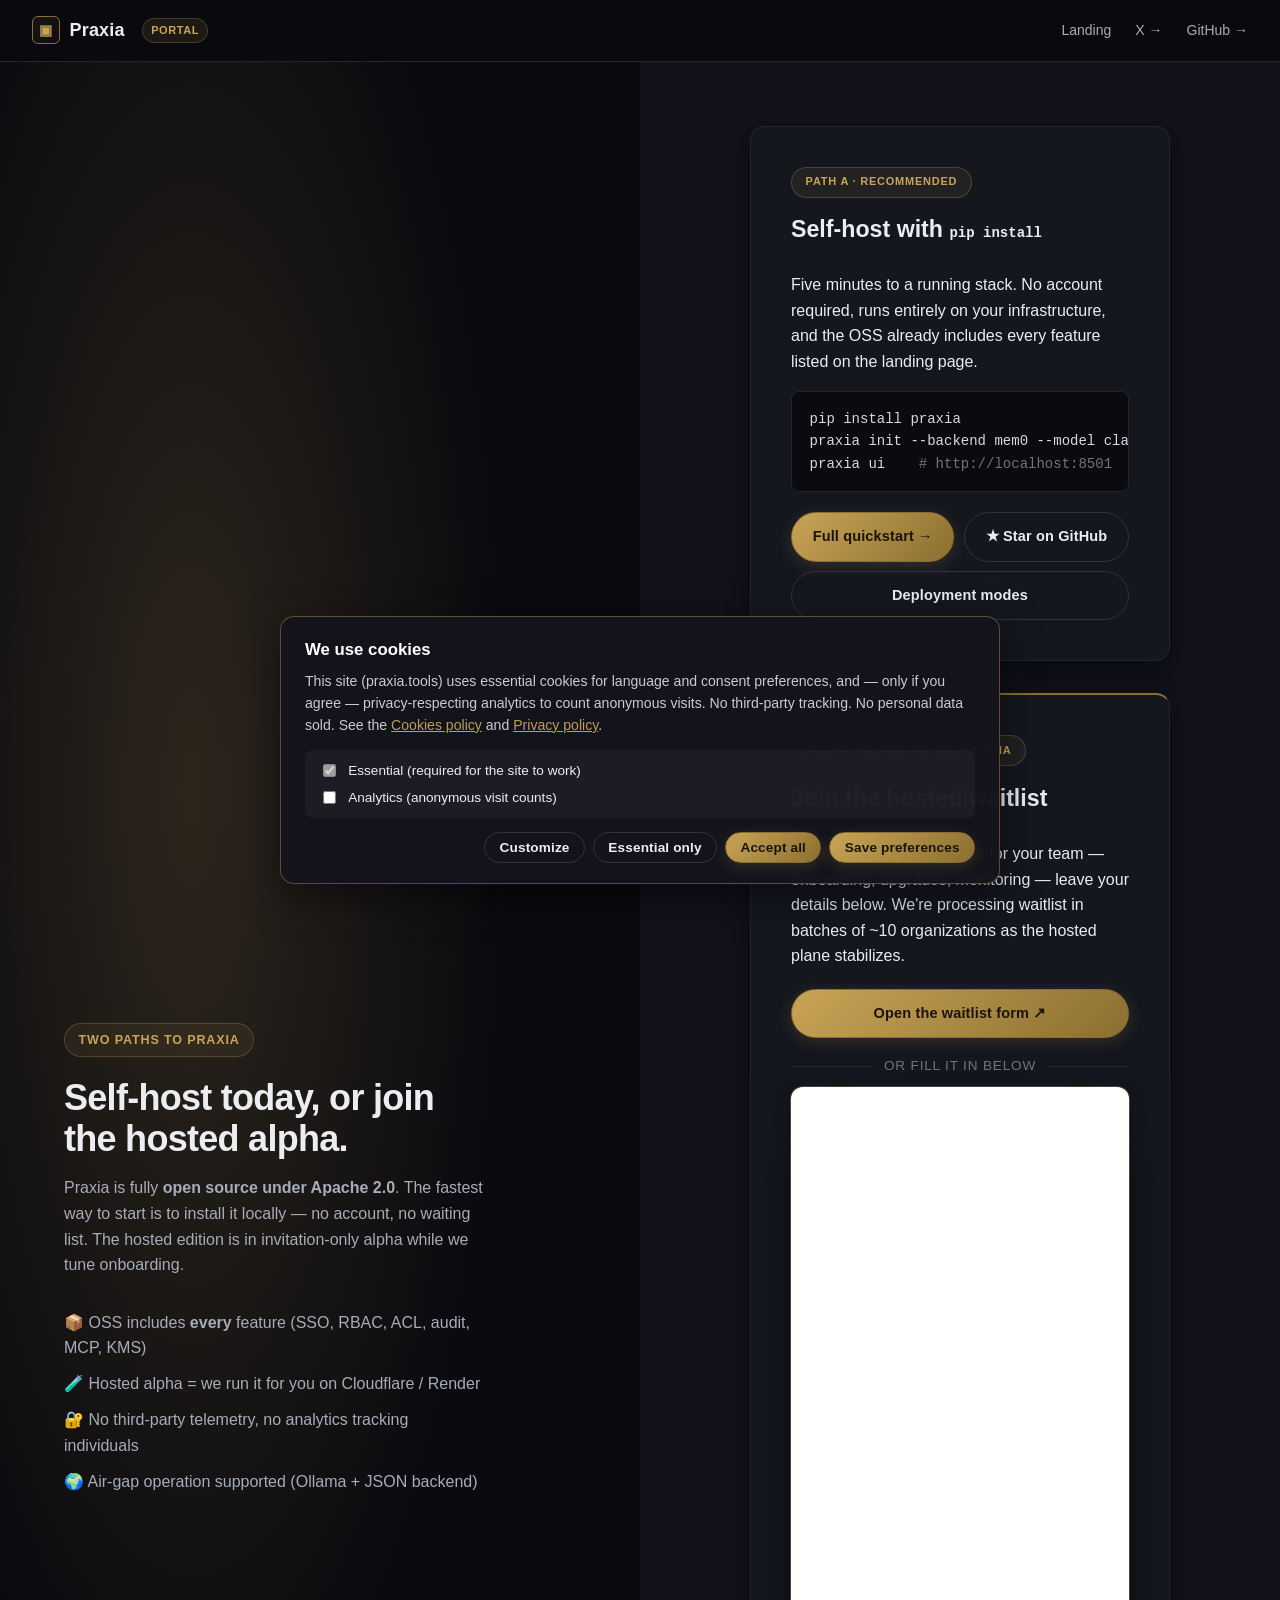
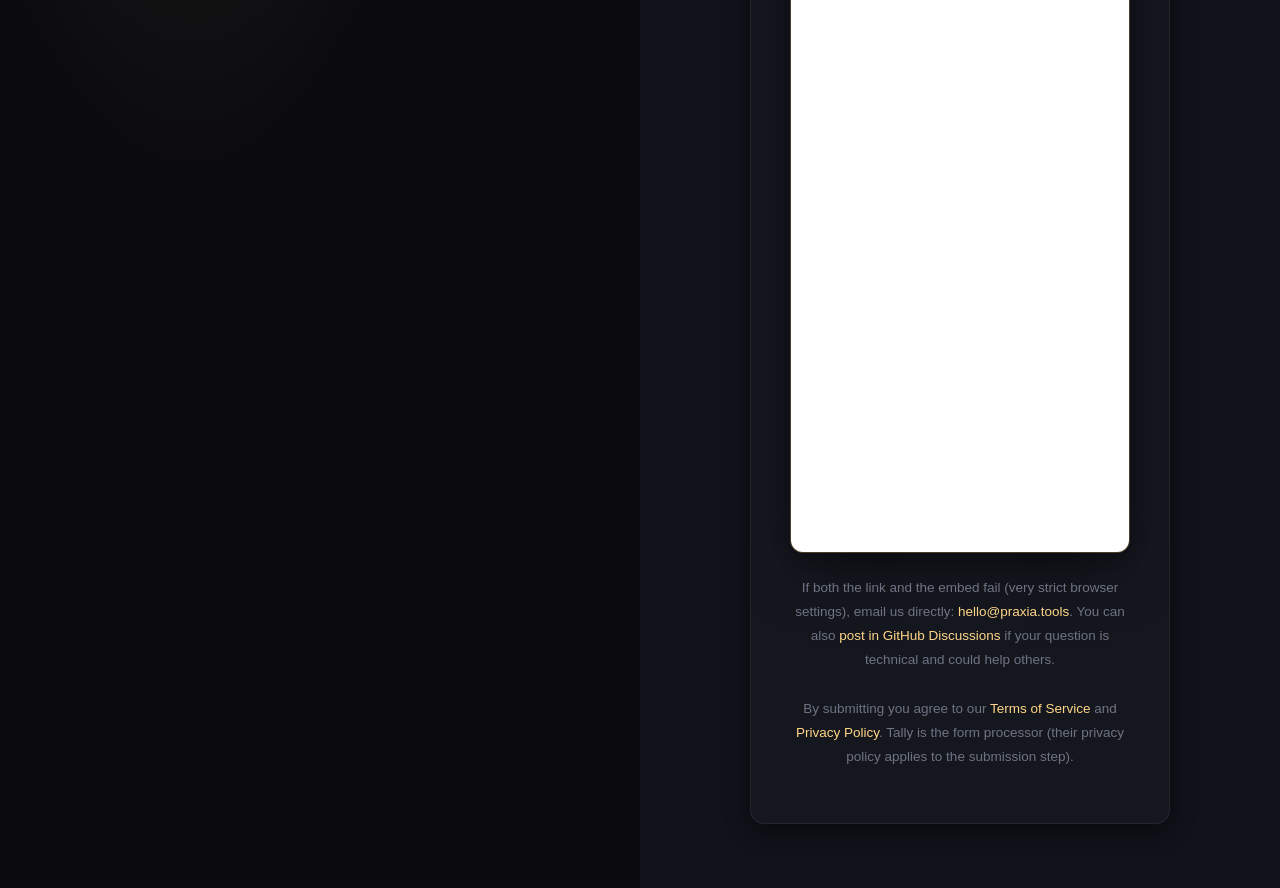
<file: web-publish/portal/index.html>
<!doctype html>
<html lang="en">
<head>
  <meta charset="utf-8" />
  <meta name="viewport" content="width=device-width, initial-scale=1" />
  <title>Praxia Portal — Get started</title>
  <link rel="icon" href="data:image/svg+xml,%3Csvg xmlns='http://www.w3.org/2000/svg' viewBox='0 0 100 100'%3E%3Ctext y='.9em' font-size='90'%3E🪡%3C/text%3E%3C/svg%3E" />
  <link rel="canonical" href="https://praxia.tools/portal/" />
  <link rel="alternate" href="https://praxia-dev.github.io/praxia/portal/" hreflang="en" />
  <link rel="stylesheet" href="../styles.css" />
  <link rel="stylesheet" href="portal.css" />
</head>
<body>
  <nav class="nav">
    <a href="../index.html" class="brand">
      <span class="brand-mark">▣</span>
      <span class="brand-name">Praxia</span>
      <span class="portal-tag">Portal</span>
    </a>
    <div class="nav-links">
      <a href="../index.html">Landing</a>
      <a href="https://x.com/praxia_dev" target="_blank" rel="noopener">X →</a>
      <a href="https://github.com/praxia-dev/praxia">GitHub →</a>
    </div>
  </nav>

  <main class="portal-main">
    <aside class="portal-side">
      <div class="side-content">
        <span class="kicker">Two paths to Praxia</span>
        <h1>Self-host today, or join the hosted alpha.</h1>
        <p>Praxia is fully <strong>open source under Apache 2.0</strong>. The fastest way to start is to install it locally — no account, no waiting list. The hosted edition is in invitation-only alpha while we tune onboarding.</p>
        <ul class="side-list">
          <li>📦 OSS includes <strong>every</strong> feature (SSO, RBAC, ACL, audit, MCP, KMS)</li>
          <li>🧪 Hosted alpha = we run it for you on Cloudflare / Render</li>
          <li>🔐 No third-party telemetry, no analytics tracking individuals</li>
          <li>🌍 Air-gap operation supported (Ollama + JSON backend)</li>
        </ul>
      </div>
    </aside>

    <section class="portal-form">

      <!-- Path A: Self-host (primary) -->
      <div class="form-card">
        <span class="kicker">Path A · recommended</span>
        <h2>Self-host with <code>pip install</code></h2>
        <p>Five minutes to a running stack. No account required, runs entirely on your infrastructure, and the OSS already includes every feature listed on the landing page.</p>
        <pre class="install-snippet"><code>pip install praxia
praxia init --backend mem0 --model claude
praxia ui    <span class="comment"># http://localhost:8501</span></code></pre>
        <div class="cta-row">
          <a href="../index.html#install" class="btn btn-primary">Full quickstart →</a>
          <a href="https://github.com/praxia-dev/praxia" class="btn btn-ghost" target="_blank" rel="noopener">★ Star on GitHub</a>
          <a href="https://github.com/praxia-dev/praxia/blob/main/docs/deployment-modes.md" class="btn btn-ghost" target="_blank" rel="noopener">Deployment modes</a>
        </div>
      </div>

      <!-- Path B: Hosted alpha waitlist -->
      <div id="signup" class="form-card form-signup">
        <span class="kicker">Path B · invitation-only alpha</span>
        <h2>Join the hosted waitlist</h2>
        <p>If you want us to run Praxia for your team — onboarding, upgrades, monitoring — leave your details below. We're processing waitlist in batches of ~10 organizations as the hosted plane stabilizes.</p>

        <!-- Primary CTA: open the form in a new tab. Browsers with strict
             tracking prevention (Edge Strict, Brave Shields, Firefox Strict)
             often block embedded Tally iframes — opening tally.so directly
             always works. -->
        <p class="form-cta-primary">
          <a class="btn btn-primary"
             href="https://tally.so/r/9q2VgQ"
             target="_blank" rel="noopener noreferrer">
            Open the waitlist form ↗
          </a>
        </p>
        <p class="form-foot form-foot-divider">
          <span>or fill it in below</span>
        </p>

        <!-- Tally embed (official snippet). Form: https://tally.so/r/9q2VgQ
             Inline loader falls back to direct iframe.src= assignment if
             widgets/embed.js is blocked. The "open in new tab" link above
             is the safety net for visitors whose browsers block the iframe
             entirely (Edge tracking-prevention shows "Content was blocked"). -->
        <iframe
          data-tally-src="https://tally.so/embed/9q2VgQ?alignLeft=1&hideTitle=1&dynamicHeight=1"
          loading="lazy"
          width="100%"
          height="1065"
          frameborder="0"
          marginheight="0"
          marginwidth="0"
          title="Praxia hosted alpha waitlist"
        ></iframe>
        <script>var d=document,w="https://tally.so/widgets/embed.js",v=function(){"undefined"!=typeof Tally?Tally.loadEmbeds():d.querySelectorAll("iframe[data-tally-src]:not([src])").forEach((function(e){e.src=e.dataset.tallySrc}))};if("undefined"!=typeof Tally)v();else if(d.querySelector('script[src="'+w+'"]')==null){var s=d.createElement("script");s.src=w,s.onload=v,s.onerror=v,d.body.appendChild(s);}</script>

        <p class="form-foot">
          If both the link and the embed fail (very strict browser
          settings), email us directly: <a href="mailto:hello@praxia.tools">hello@praxia.tools</a>.
          You can also <a href="https://github.com/praxia-dev/praxia/discussions" target="_blank" rel="noopener">post in GitHub Discussions</a>
          if your question is technical and could help others.
        </p>
        <p class="form-foot">
          By submitting you agree to our
          <a href="https://github.com/praxia-dev/praxia/blob/main/docs/legal/TERMS.md" target="_blank" rel="noopener">Terms of Service</a> and
          <a href="https://github.com/praxia-dev/praxia/blob/main/docs/legal/PRIVACY.md" target="_blank" rel="noopener">Privacy Policy</a>.
          Tally is the form processor (their privacy policy applies to the submission step).
        </p>
      </div>

    </section>
  </main>

  <!-- Tally embed loader is now inline next to the iframe (with adblock
       fallback). No global script needed here. -->

  <!-- Consent banner + Google Analytics 4 (opt-in gated) -->
  <script src="../i18n.js"></script>
  <script src="../consent.js"></script>
  <script src="../analytics.js"></script>
</body>
</html>
</file>
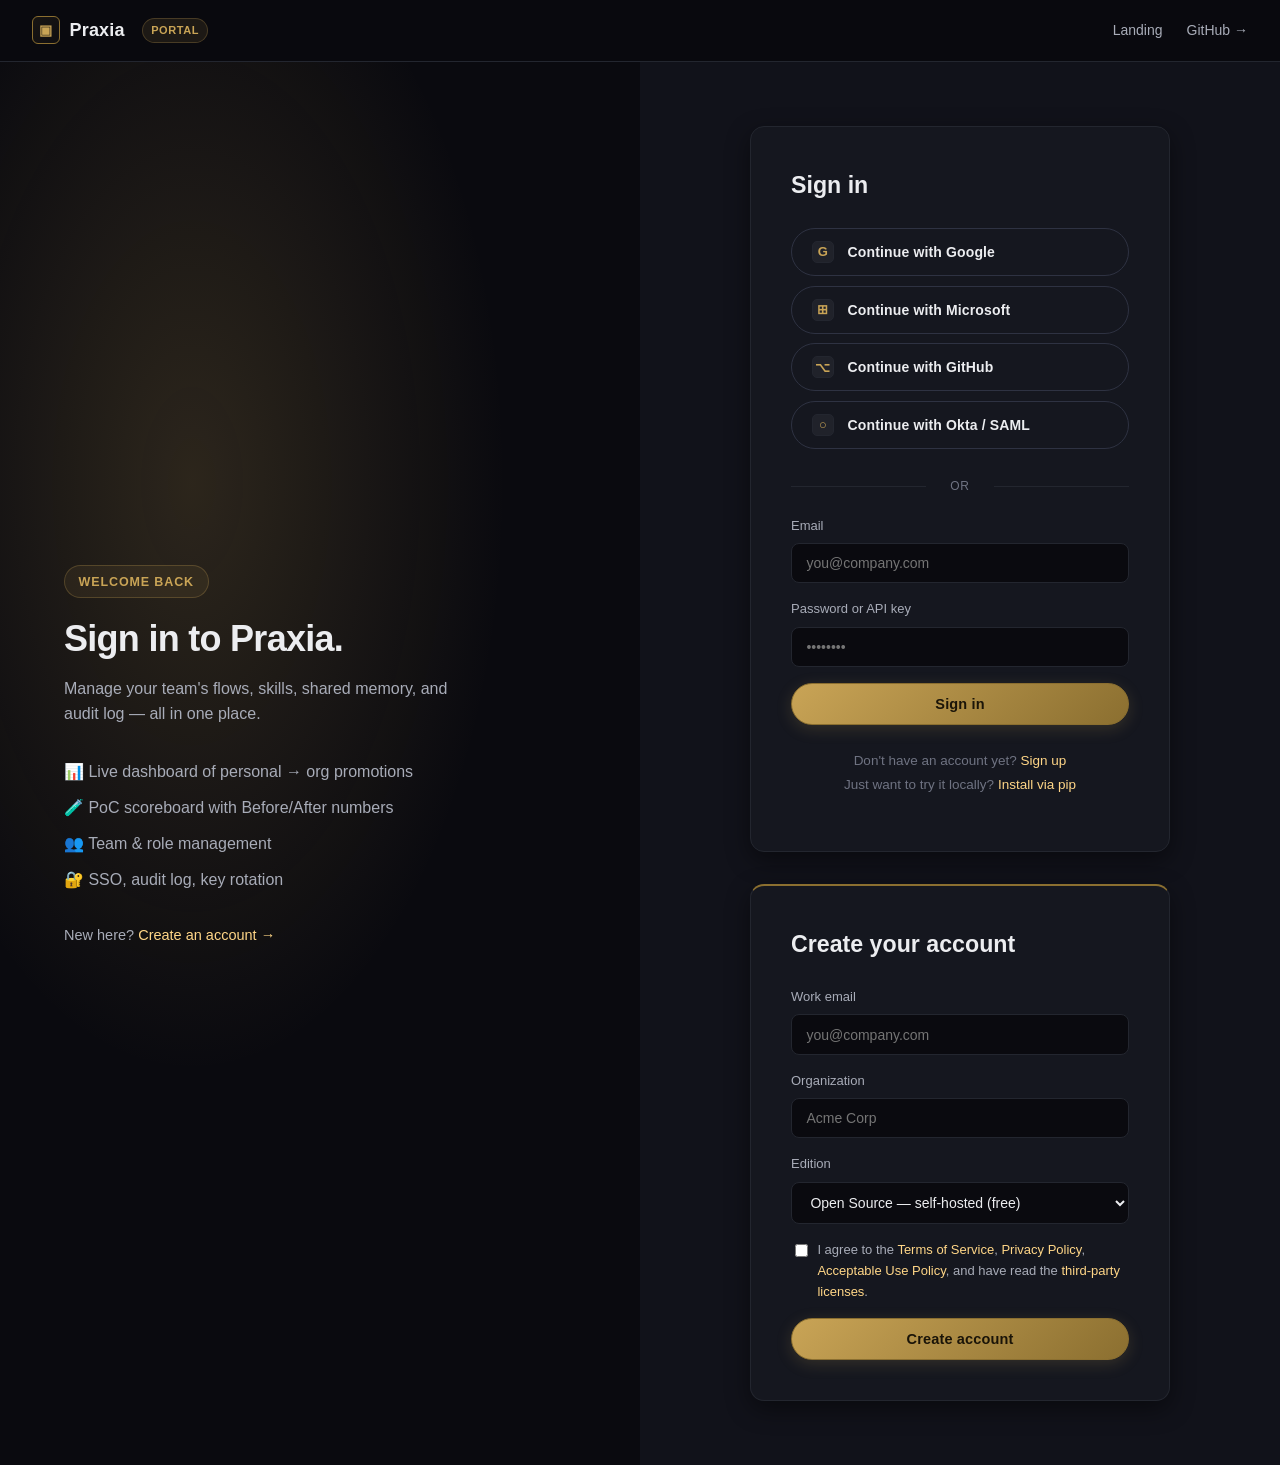
<file: docs/landing/portal/index.html>
<!doctype html>
<html lang="en">
<head>
  <meta charset="utf-8" />
  <meta name="viewport" content="width=device-width, initial-scale=1" />
  <title>Praxia Portal — Sign in</title>
  <link rel="icon" href="data:image/svg+xml,%3Csvg xmlns='http://www.w3.org/2000/svg' viewBox='0 0 100 100'%3E%3Ctext y='.9em' font-size='90'%3E🪡%3C/text%3E%3C/svg%3E" />
  <link rel="canonical" href="https://praxia.pages.dev/portal/" />
  <link rel="alternate" href="https://genarch.github.io/praxia/portal/" hreflang="en" />
  <link rel="stylesheet" href="../styles.css" />
  <link rel="stylesheet" href="portal.css" />
</head>
<body>
  <nav class="nav">
    <a href="../index.html" class="brand">
      <span class="brand-mark">▣</span>
      <span class="brand-name">Praxia</span>
      <span class="portal-tag">Portal</span>
    </a>
    <div class="nav-links">
      <a href="../index.html">Landing</a>
      <a href="https://github.com/genarch/praxia">GitHub →</a>
    </div>
  </nav>

  <main class="portal-main">
    <aside class="portal-side">
      <div class="side-content">
        <span class="kicker">Welcome back</span>
        <h1>Sign in to Praxia.</h1>
        <p>Manage your team's flows, skills, shared memory, and audit log — all in one place.</p>
        <ul class="side-list">
          <li>📊 Live dashboard of personal → org promotions</li>
          <li>🧪 PoC scoreboard with Before/After numbers</li>
          <li>👥 Team & role management</li>
          <li>🔐 SSO, audit log, key rotation</li>
        </ul>
        <p class="side-cta">
          New here? <a href="#signup">Create an account →</a>
        </p>
      </div>
    </aside>

    <section class="portal-form">
      <div class="form-card">
        <h2>Sign in</h2>

        <!-- SSO providers -->
        <div class="sso-buttons">
          <button class="btn btn-ghost btn-block sso-btn" onclick="ssoLogin('google')">
            <span class="sso-icon">G</span> Continue with Google
          </button>
          <button class="btn btn-ghost btn-block sso-btn" onclick="ssoLogin('microsoft')">
            <span class="sso-icon">⊞</span> Continue with Microsoft
          </button>
          <button class="btn btn-ghost btn-block sso-btn" onclick="ssoLogin('github')">
            <span class="sso-icon">⌥</span> Continue with GitHub
          </button>
          <button class="btn btn-ghost btn-block sso-btn" onclick="ssoLogin('okta')">
            <span class="sso-icon">○</span> Continue with Okta / SAML
          </button>
        </div>

        <div class="divider"><span>or</span></div>

        <!-- Email/password fallback -->
        <form id="signin-form" class="form" onsubmit="signin(event)">
          <label>
            <span>Email</span>
            <input type="email" name="email" required placeholder="you@company.com" />
          </label>
          <label>
            <span>Password or API key</span>
            <input type="password" name="secret" required placeholder="••••••••" />
          </label>
          <button class="btn btn-primary btn-block" type="submit">Sign in</button>
        </form>

        <p class="form-foot">
          Don't have an account yet? <a href="#signup">Sign up</a><br />
          Just want to try it locally? <a href="../index.html#install">Install via pip</a>
        </p>
      </div>

      <!-- Sign up modal-style -->
      <div id="signup" class="form-card form-signup">
        <h2>Create your account</h2>
        <form class="form" onsubmit="signup(event)">
          <label>
            <span>Work email</span>
            <input type="email" name="email" required placeholder="you@company.com" />
          </label>
          <label>
            <span>Organization</span>
            <input type="text" name="org" required placeholder="Acme Corp" />
          </label>
          <label>
            <span>Edition</span>
            <select name="edition">
              <option value="oss">Open Source — self-hosted (free)</option>
              <option value="team">Team — hosted, ¥30k–100k/mo</option>
              <option value="enterprise">Enterprise — talk to sales</option>
            </select>
          </label>
          <label class="checkbox">
            <input type="checkbox" required />
            <span>I agree to the
              <a href="https://github.com/genarch/praxia/blob/main/docs/legal/TERMS.md" target="_blank" rel="noopener">Terms of Service</a>,
              <a href="https://github.com/genarch/praxia/blob/main/docs/legal/PRIVACY.md" target="_blank" rel="noopener">Privacy Policy</a>,
              <a href="https://github.com/genarch/praxia/blob/main/docs/legal/ACCEPTABLE_USE.md" target="_blank" rel="noopener">Acceptable Use Policy</a>,
              and have read the
              <a href="https://github.com/genarch/praxia/blob/main/NOTICE.md" target="_blank" rel="noopener">third-party licenses</a>.</span>
          </label>
          <button class="btn btn-primary btn-block" type="submit">Create account</button>
        </form>
      </div>
    </section>
  </main>

  <script>
    // Stub handlers — wire up to your backend (FastAPI / Django / Next.js API).
    // The backend is expected to expose:
    //   GET  /auth/sso/{provider}/start  → redirect to IdP
    //   POST /auth/signin                → email/password or API key
    //   POST /auth/signup                → create account, send verification
    function ssoLogin(provider) {
      const next = encodeURIComponent(window.location.pathname);
      window.location.href = `/auth/sso/${provider}/start?next=${next}`;
    }
    function signin(e) {
      e.preventDefault();
      const data = Object.fromEntries(new FormData(e.target));
      console.log("signin", data);
      alert("Connect this form to your /auth/signin endpoint.");
    }
    function signup(e) {
      e.preventDefault();
      const data = Object.fromEntries(new FormData(e.target));
      console.log("signup", data);
      alert("Connect this form to your /auth/signup endpoint.");
    }
  </script>
</body>
</html>
</file>
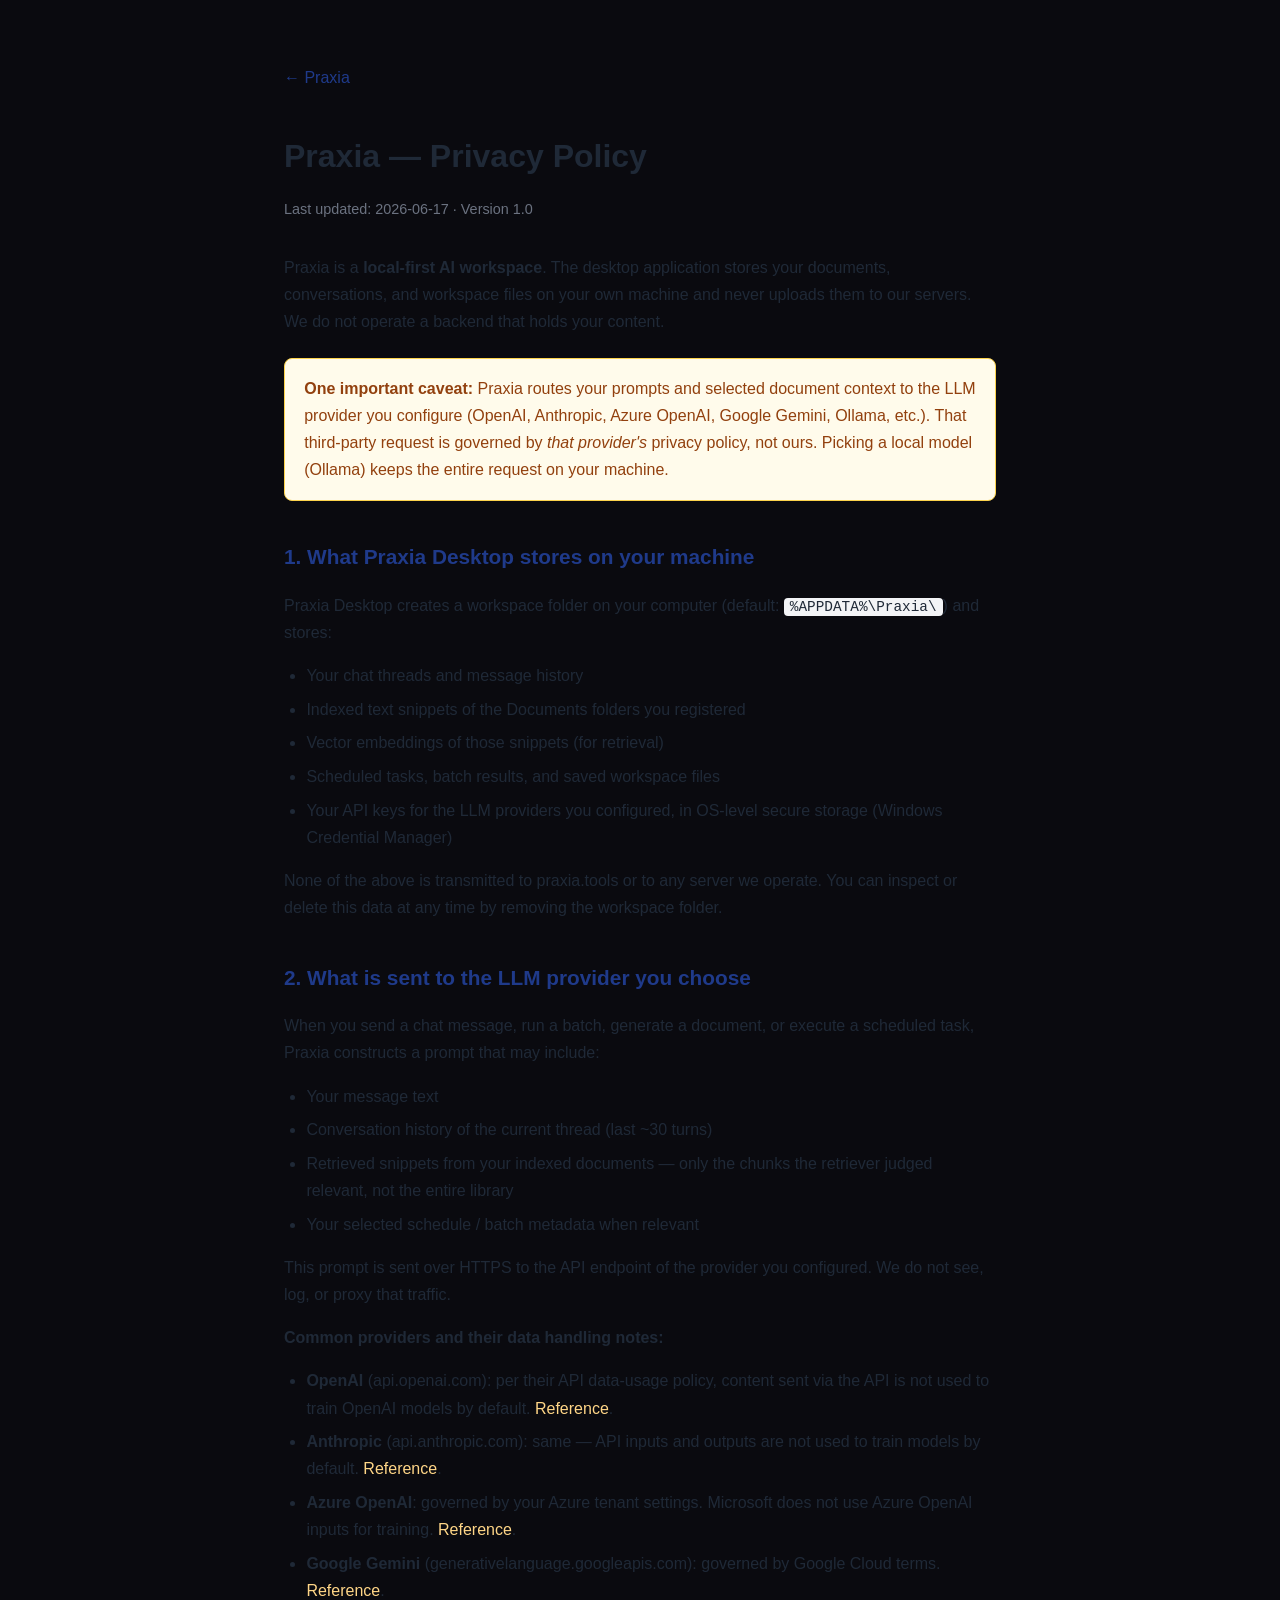
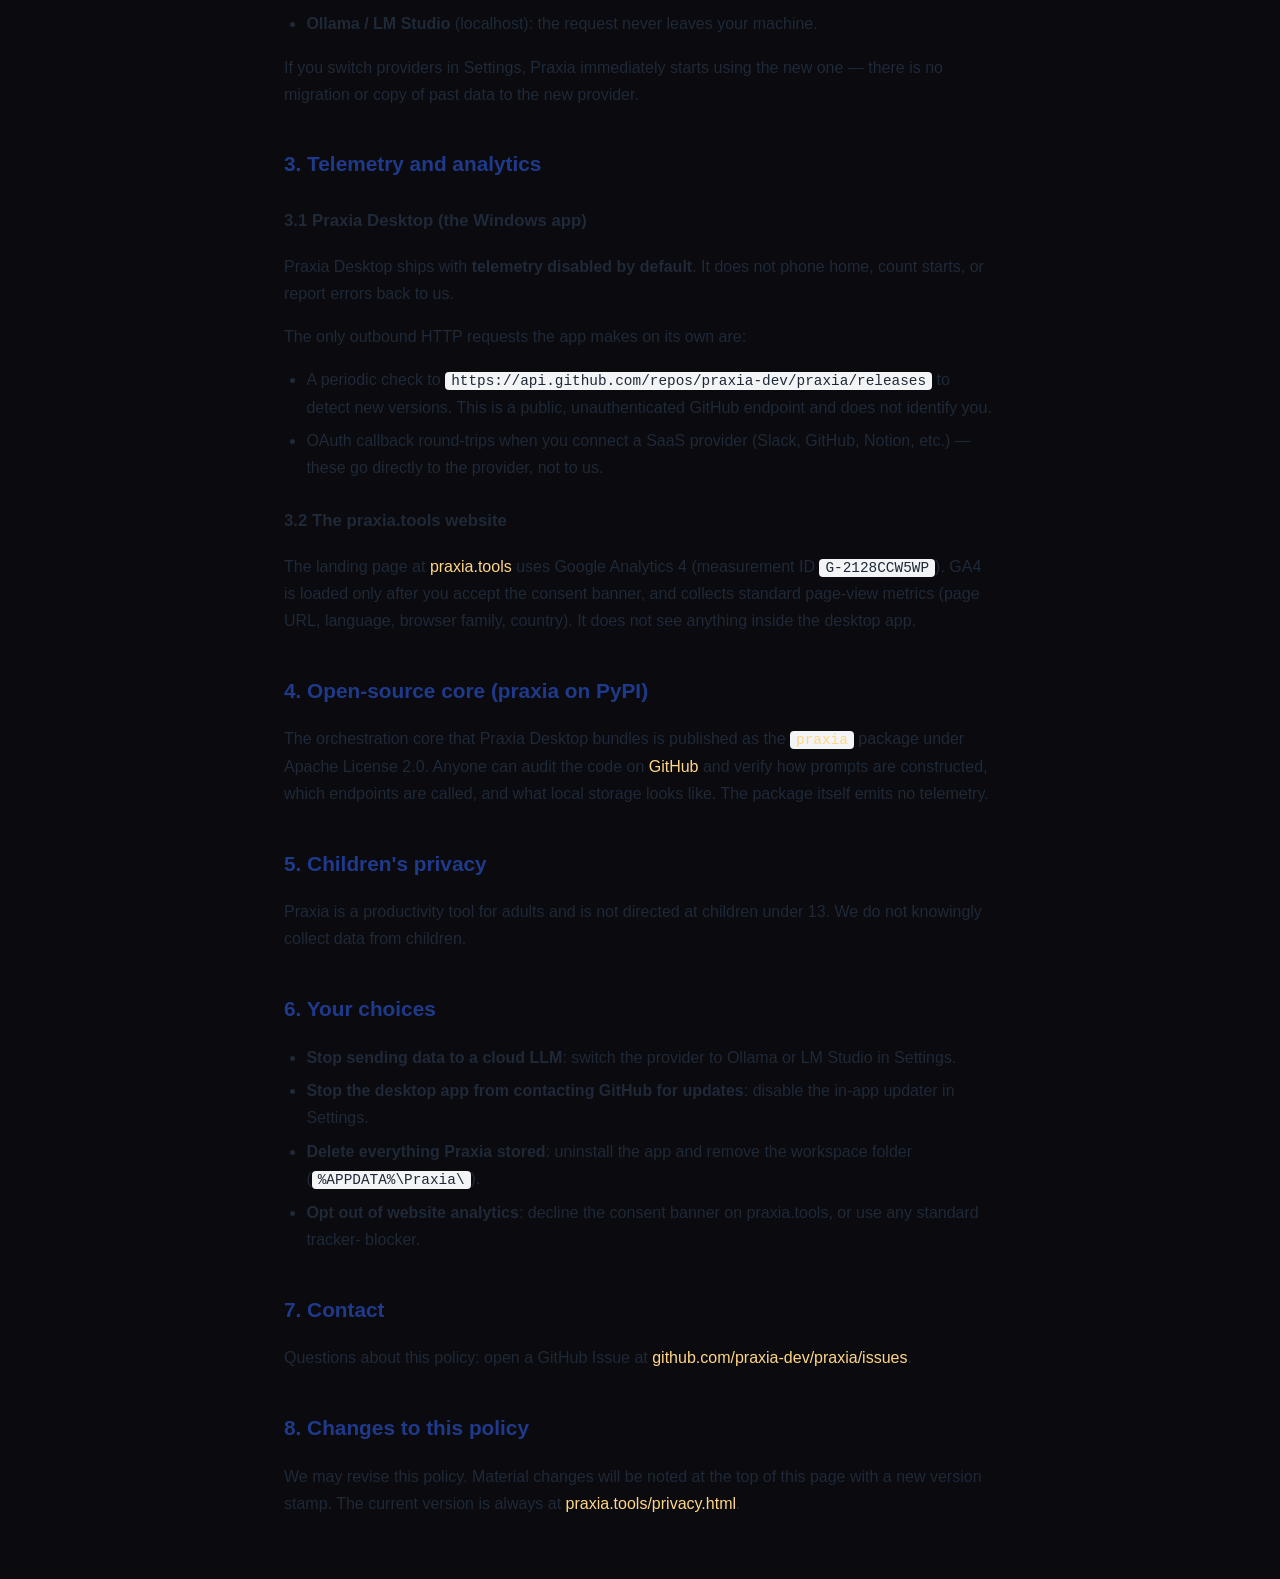
<file: web-publish/privacy.html>
<!doctype html>
<html lang="en">
<head>
  <meta charset="utf-8" />
  <meta name="viewport" content="width=device-width, initial-scale=1" />
  <title>Privacy Policy — Praxia</title>
  <meta name="description" content="Privacy policy for Praxia Desktop and Praxia OSS — what data we collect, what we don't, and how third-party LLM providers fit in." />
  <link rel="canonical" href="https://praxia.tools/privacy.html" />
  <link rel="stylesheet" href="styles.css?v=alpha52" />
  <style>
    .legal-wrap {
      max-width: 760px;
      margin: 4rem auto;
      padding: 0 1.5rem;
      line-height: 1.7;
      color: #1f2937;
    }
    .legal-wrap h1 { font-size: 2rem; margin-bottom: 0.4rem; }
    .legal-wrap h2 { font-size: 1.3rem; margin-top: 2.4rem; color: #1F3A8A; }
    .legal-wrap h3 { font-size: 1.05rem; margin-top: 1.6rem; }
    .legal-wrap .stamp { color: #6b7280; font-size: 0.9rem; margin-bottom: 2rem; }
    .legal-wrap ul { padding-left: 1.4rem; }
    .legal-wrap li { margin-bottom: 0.4rem; }
    .legal-wrap code { background: #f3f4f6; padding: 1px 6px; border-radius: 4px; font-size: 0.9em; }
    .legal-wrap .callout {
      background: #fffbeb;
      border: 1px solid #fcd34d;
      border-radius: 8px;
      padding: 1rem 1.2rem;
      margin: 1.4rem 0;
      color: #92400e;
    }
    .legal-wrap .back { display: inline-block; margin-bottom: 1rem; color: #1F3A8A; text-decoration: none; }
    .legal-wrap .back:hover { text-decoration: underline; }
  </style>
</head>
<body>
  <div class="legal-wrap">
    <a class="back" href="/">← Praxia</a>
    <h1>Praxia — Privacy Policy</h1>
    <p class="stamp">Last updated: 2026-06-17 · Version 1.0</p>

    <p>
      Praxia is a <strong>local-first AI workspace</strong>. The desktop
      application stores your documents, conversations, and workspace
      files on your own machine and never uploads them to our servers.
      We do not operate a backend that holds your content.
    </p>

    <div class="callout">
      <strong>One important caveat:</strong> Praxia routes your prompts
      and selected document context to the LLM provider you configure
      (OpenAI, Anthropic, Azure OpenAI, Google Gemini, Ollama, etc.).
      That third-party request is governed by <em>that provider's</em>
      privacy policy, not ours. Picking a local model (Ollama) keeps
      the entire request on your machine.
    </div>

    <h2>1. What Praxia Desktop stores on your machine</h2>
    <p>
      Praxia Desktop creates a workspace folder on your computer (default:
      <code>%APPDATA%\Praxia\</code>) and stores:
    </p>
    <ul>
      <li>Your chat threads and message history</li>
      <li>Indexed text snippets of the Documents folders you registered</li>
      <li>Vector embeddings of those snippets (for retrieval)</li>
      <li>Scheduled tasks, batch results, and saved workspace files</li>
      <li>Your API keys for the LLM providers you configured, in OS-level secure storage (Windows Credential Manager)</li>
    </ul>
    <p>
      None of the above is transmitted to praxia.tools or to any server
      we operate. You can inspect or delete this data at any time by
      removing the workspace folder.
    </p>

    <h2>2. What is sent to the LLM provider you choose</h2>
    <p>
      When you send a chat message, run a batch, generate a document, or
      execute a scheduled task, Praxia constructs a prompt that may
      include:
    </p>
    <ul>
      <li>Your message text</li>
      <li>Conversation history of the current thread (last ~30 turns)</li>
      <li>Retrieved snippets from your indexed documents — only the
          chunks the retriever judged relevant, not the entire library</li>
      <li>Your selected schedule / batch metadata when relevant</li>
    </ul>
    <p>
      This prompt is sent over HTTPS to the API endpoint of the provider
      you configured. We do not see, log, or proxy that traffic.
    </p>
    <p>
      <strong>Common providers and their data handling notes:</strong>
    </p>
    <ul>
      <li><strong>OpenAI</strong> (api.openai.com): per their API
          data-usage policy, content sent via the API is not used to
          train OpenAI models by default. <a href="https://openai.com/policies/api-data-usage-policies" target="_blank" rel="noopener noreferrer">Reference</a>.</li>
      <li><strong>Anthropic</strong> (api.anthropic.com): same — API
          inputs and outputs are not used to train models by default.
          <a href="https://www.anthropic.com/legal/privacy" target="_blank" rel="noopener noreferrer">Reference</a>.</li>
      <li><strong>Azure OpenAI</strong>: governed by your Azure tenant
          settings. Microsoft does not use Azure OpenAI inputs for
          training. <a href="https://learn.microsoft.com/en-us/azure/ai-services/openai/concepts/data-privacy" target="_blank" rel="noopener noreferrer">Reference</a>.</li>
      <li><strong>Google Gemini</strong> (generativelanguage.googleapis.com):
          governed by Google Cloud terms.
          <a href="https://ai.google.dev/gemini-api/terms" target="_blank" rel="noopener noreferrer">Reference</a>.</li>
      <li><strong>Ollama / LM Studio</strong> (localhost): the request
          never leaves your machine.</li>
    </ul>
    <p>
      If you switch providers in Settings, Praxia immediately starts
      using the new one — there is no migration or copy of past data
      to the new provider.
    </p>

    <h2>3. Telemetry and analytics</h2>
    <h3>3.1 Praxia Desktop (the Windows app)</h3>
    <p>
      Praxia Desktop ships with <strong>telemetry disabled by default</strong>.
      It does not phone home, count starts, or report errors back to us.
    </p>
    <p>
      The only outbound HTTP requests the app makes on its own are:
    </p>
    <ul>
      <li>A periodic check to <code>https://api.github.com/repos/praxia-dev/praxia/releases</code> to detect new versions. This is a public, unauthenticated GitHub endpoint and does not identify you.</li>
      <li>OAuth callback round-trips when you connect a SaaS provider (Slack, GitHub, Notion, etc.) — these go directly to the provider, not to us.</li>
    </ul>

    <h3>3.2 The praxia.tools website</h3>
    <p>
      The landing page at <a href="https://praxia.tools/">praxia.tools</a>
      uses Google Analytics 4 (measurement ID <code>G-2128CCW5WP</code>).
      GA4 is loaded only after you accept the consent banner, and
      collects standard page-view metrics (page URL, language, browser
      family, country). It does not see anything inside the desktop app.
    </p>

    <h2>4. Open-source core (praxia on PyPI)</h2>
    <p>
      The orchestration core that Praxia Desktop bundles is published
      as the
      <a href="https://pypi.org/project/praxia/" target="_blank" rel="noopener noreferrer"><code>praxia</code></a>
      package under Apache License 2.0. Anyone can audit the code on
      <a href="https://github.com/praxia-dev/praxia" target="_blank" rel="noopener noreferrer">GitHub</a>
      and verify how prompts are constructed, which endpoints are called,
      and what local storage looks like. The package itself emits no
      telemetry.
    </p>

    <h2>5. Children's privacy</h2>
    <p>
      Praxia is a productivity tool for adults and is not directed at
      children under 13. We do not knowingly collect data from children.
    </p>

    <h2>6. Your choices</h2>
    <ul>
      <li><strong>Stop sending data to a cloud LLM</strong>: switch the
          provider to Ollama or LM Studio in Settings.</li>
      <li><strong>Stop the desktop app from contacting GitHub for
          updates</strong>: disable the in-app updater in Settings.</li>
      <li><strong>Delete everything Praxia stored</strong>: uninstall the
          app and remove the workspace folder
          (<code>%APPDATA%\Praxia\</code>).</li>
      <li><strong>Opt out of website analytics</strong>: decline the
          consent banner on praxia.tools, or use any standard tracker-
          blocker.</li>
    </ul>

    <h2>7. Contact</h2>
    <p>
      Questions about this policy: open a GitHub Issue at
      <a href="https://github.com/praxia-dev/praxia/issues" target="_blank" rel="noopener noreferrer">github.com/praxia-dev/praxia/issues</a>.
    </p>

    <h2>8. Changes to this policy</h2>
    <p>
      We may revise this policy. Material changes will be noted at the
      top of this page with a new version stamp. The current version is
      always at <a href="https://praxia.tools/privacy.html">praxia.tools/privacy.html</a>.
    </p>
  </div>
</body>
</html>
</file>
<file: web-publish/styles.css>
/* Praxia landing page — modern dark theme */

:root {
  --bg: #0a0a0f;
  --bg-soft: #11121a;
  --bg-card: #15171f;
  --bg-card-hover: #1c1f29;
  --border: #23262f;
  --border-strong: #2e3242;
  --text: #ecedf0;
  --text-soft: #a8acb8;
  --text-dim: #6f7382;
  --accent: #c9a456;       /* warm gold — "applied wisdom" */
  --accent-bright: #e9c378;
  --accent-deep: #8b6f30;
  --link: #ffd687;
  --shadow: 0 8px 24px rgba(0, 0, 0, 0.45);
  --radius: 14px;
  --radius-sm: 8px;
  --max-w: 1200px;
}

* { box-sizing: border-box; }

html, body {
  margin: 0;
  padding: 0;
  background: var(--bg);
  color: var(--text);
  font-family: -apple-system, BlinkMacSystemFont, "Segoe UI", "Inter", "Helvetica Neue", Arial, sans-serif;
  font-size: 16px;
  line-height: 1.6;
  -webkit-font-smoothing: antialiased;
}

a { color: var(--link); text-decoration: none; }
a:hover { color: var(--accent-bright); }

code, pre {
  font-family: "JetBrains Mono", "SF Mono", Menlo, Consolas, monospace;
  font-size: 14px;
}

pre {
  background: #08090d;
  border: 1px solid var(--border);
  border-radius: var(--radius-sm);
  padding: 1.25rem 1.5rem;
  overflow-x: auto;
  color: #d8dae0;
  line-height: 1.65;
}

pre .comment { color: var(--text-dim); }
pre .str     { color: var(--accent-bright); }

.container {
  max-width: var(--max-w);
  margin: 0 auto;
  padding: 0 1.5rem;
}

/* ------------------------------------------------------------------ NAV */

.nav {
  position: sticky;
  top: 0;
  z-index: 50;
  display: flex;
  justify-content: space-between;
  align-items: center;
  padding: 1rem 2rem;
  background: rgba(10, 10, 15, 0.85);
  backdrop-filter: blur(12px);
  border-bottom: 1px solid var(--border);
}

.brand {
  display: inline-flex;
  align-items: center;
  gap: 0.6rem;
  color: var(--text);
  font-weight: 600;
  letter-spacing: 0.01em;
}
.brand:hover { color: var(--text); }
.brand-mark {
  display: inline-flex;
  width: 28px; height: 28px;
  align-items: center;
  justify-content: center;
  border: 1px solid var(--accent-deep);
  border-radius: 6px;
  color: var(--accent);
  font-size: 14px;
  background: linear-gradient(135deg, rgba(201,164,86,0.08), rgba(201,164,86,0.03));
}
.brand-name {
  font-size: 18px;
  font-weight: 700;
}

.nav-links {
  display: flex;
  align-items: center;
  gap: 1.5rem;
  font-size: 14px;
}
.nav-links a {
  color: var(--text-soft);
  transition: color 120ms ease;
}
.nav-links a:hover { color: var(--text); }

.nav-cta {
  padding: 0.45rem 0.9rem;
  border: 1px solid var(--border-strong);
  border-radius: 999px;
  color: var(--text) !important;
}

.nav-github {
  font-weight: 600;
  color: var(--accent) !important;
}

/* Mirror cross-link pill in nav */
.nav-mirror {
  display: inline-flex;
  align-items: center;
  gap: 0.45rem;
  padding: 0.35rem 0.75rem;
  border-radius: 999px;
  background: rgba(140, 200, 255, 0.06);
  border: 1px solid rgba(140, 200, 255, 0.2);
  color: var(--text-soft) !important;
  font-size: 12px;
  transition: all 120ms ease;
}
.nav-mirror:hover {
  background: rgba(140, 200, 255, 0.12);
  border-color: rgba(140, 200, 255, 0.45);
  color: #8cc8ff !important;
}
.mirror-dot {
  width: 7px;
  height: 7px;
  border-radius: 50%;
  background: #8cc8ff;
  box-shadow: 0 0 8px rgba(140, 200, 255, 0.45);
  flex-shrink: 0;
  animation: mirror-pulse 2.4s ease-in-out infinite;
}
@keyframes mirror-pulse {
  0%, 100% { opacity: 0.55; }
  50% { opacity: 1; }
}

/* Mirror banner (shown on GitHub Pages mirror) */
.mirror-banner {
  position: relative;
  background: linear-gradient(90deg, rgba(140,200,255,0.08), rgba(140,200,255,0.03));
  border-bottom: 1px solid rgba(140, 200, 255, 0.2);
  padding: 0.7rem 1.5rem;
  text-align: center;
  font-size: 13.5px;
  color: var(--text-soft);
}
.mirror-banner a {
  color: #8cc8ff;
  font-weight: 600;
  margin-left: 0.25rem;
}
.mirror-banner a:hover { color: #b8dcff; }
#mirror-banner-close {
  position: absolute;
  right: 1rem;
  top: 50%;
  transform: translateY(-50%);
  background: transparent;
  border: 0;
  color: var(--text-dim);
  font-size: 22px;
  cursor: pointer;
  line-height: 1;
}
#mirror-banner-close:hover { color: var(--text); }

/* Footer mirror info */
.mirror-info {
  display: block;
  margin-top: 0.5rem;
  font-size: 12px;
  color: var(--text-dim);
}
.mirror-info a {
  color: var(--text-soft);
  text-decoration: underline;
  text-decoration-color: var(--border-strong);
  text-underline-offset: 2px;
}
.mirror-info a:hover { color: var(--accent); }

/* ------------------------------------------------------------------ HERO */

.hero {
  position: relative;
  padding: 7rem 1.5rem 5rem;
  overflow: hidden;
}

.hero-grid {
  position: absolute;
  inset: 0;
  background-image:
    radial-gradient(ellipse 60% 60% at 50% 0%, rgba(201,164,86,0.16), transparent 60%),
    linear-gradient(rgba(255,255,255,0.025) 1px, transparent 1px),
    linear-gradient(90deg, rgba(255,255,255,0.025) 1px, transparent 1px);
  background-size: auto, 48px 48px, 48px 48px;
  background-position: 0 0, 0 0, 0 0;
  mask-image: linear-gradient(to bottom, black 30%, transparent 100%);
  pointer-events: none;
}

.hero-content {
  position: relative;
  max-width: 880px;
  margin: 0 auto;
  text-align: center;
}

.kicker {
  display: inline-block;
  padding: 0.35rem 0.85rem;
  border-radius: 999px;
  background: rgba(201,164,86,0.08);
  border: 1px solid rgba(201,164,86,0.25);
  color: var(--accent);
  font-size: 12.5px;
  letter-spacing: 0.07em;
  text-transform: uppercase;
  font-weight: 600;
}

.hero h1 {
  margin: 1.5rem 0 1rem;
  font-size: clamp(2.4rem, 5vw, 3.6rem);
  font-weight: 700;
  letter-spacing: -0.02em;
  line-height: 1.12;
}
.hero h1 em {
  font-style: italic;
  color: var(--accent-bright);
  font-weight: 700;
}

.hero-sub {
  margin: 1.25rem auto 2.25rem;
  max-width: 720px;
  font-size: 1.1rem;
  color: var(--text-soft);
}
.hero-sub strong { color: var(--text); font-weight: 600; }

.hero-cta {
  display: flex;
  gap: 0.85rem;
  justify-content: center;
  flex-wrap: wrap;
}

.hero-meta {
  margin-top: 2.5rem;
  display: flex;
  gap: 1.75rem;
  justify-content: center;
  flex-wrap: wrap;
  color: var(--text-dim);
  font-size: 13.5px;
}
/* Highlighted chip — used to spotlight new-in-this-release capabilities
   so visitors who haven't been following alpha bumps still see what's
   different. Amber gradient + subtle shadow against the surrounding
   muted chips. */
.hero-meta .chip-hot {
  background: linear-gradient(135deg, #fef3c7 0%, #fcd34d 100%);
  color: #78350f;
  font-weight: 600;
  padding: 0.32rem 0.7rem;
  border-radius: 999px;
  border: 1px solid #f59e0b;
  box-shadow: 0 1px 2px rgba(245, 158, 11, 0.2);
}

/* ===================================================================
   "What's new" section + alpha13 hero cards
   Dark-theme compatible. The previous version used #fffdf6/#ffffff
   gradients which collided with --text: #ecedf0 (near-white body
   color), producing white-on-white text that was completely
   invisible. We now ride on the site's dark bg with a subtle
   amber-glow border to mark the section as "highlight".
   =================================================================== */
.section-tinted {
  background:
    radial-gradient(ellipse 80% 60% at 50% 0%,
      rgba(245, 158, 11, 0.08) 0%,
      transparent 70%),
    var(--bg);
  border-top: 1px solid rgba(245, 158, 11, 0.25);
  border-bottom: 1px solid var(--border, rgba(255, 255, 255, 0.08));
}
.section-lead {
  text-align: center;
  color: var(--text-soft);
  font-size: 15px;
  max-width: 56ch;
  margin: 0.7rem auto 0;
}
.grid-new {
  margin-top: 2.2rem;
}
.card-new {
  border-left: 4px solid #f59e0b;
  /* Inherit the default card bg (--bg-card: #15171f) — the
     amber stripe + ring is enough to mark these as "new". */
}
.card-new .card-quote {
  margin-top: 0.8rem;
  padding-top: 0.6rem;
  border-top: 1px dashed rgba(245, 158, 11, 0.35);
  color: var(--accent-bright);
  font-size: 13px;
  font-style: italic;
}
.card-new .card-quote code {
  background: rgba(245, 158, 11, 0.12);
  padding: 0.05em 0.4em;
  border-radius: 3px;
  font-style: normal;
  color: var(--accent-bright);
}

/* ===================================================================
   Comparison table — dark theme to match the rest of the page.
   Previous version used #f8fafc/#fafafa/#ffffff which inherits the
   site's white body text and produced white-on-white invisible rows.
   =================================================================== */
.compare-wrap {
  margin: 2rem auto 0;
  max-width: 920px;
  overflow-x: auto;
  border-radius: 8px;
}
table.compare {
  width: 100%;
  border-collapse: collapse;
  font-size: 14px;
  background: var(--bg-card);
  border: 1px solid var(--border, rgba(255, 255, 255, 0.08));
  border-radius: 8px;
  overflow: hidden;
}
table.compare thead th {
  background: var(--bg-soft);
  border-bottom: 2px solid var(--border, rgba(255, 255, 255, 0.12));
  padding: 0.9rem 1rem;
  text-align: center;
  font-size: 14px;
  font-weight: 600;
  color: var(--text);
}
table.compare thead th:first-child {
  background: transparent;
  border-right: 1px solid var(--border, rgba(255, 255, 255, 0.08));
}
table.compare thead th:nth-child(2) {
  background: linear-gradient(180deg,
    rgba(201, 164, 86, 0.18) 0%,
    rgba(201, 164, 86, 0.08) 100%);
  color: var(--accent-bright);
}
table.compare tbody th {
  text-align: left;
  font-weight: 500;
  padding: 0.7rem 1rem;
  border-bottom: 1px solid rgba(255, 255, 255, 0.05);
  border-right: 1px solid var(--border, rgba(255, 255, 255, 0.08));
  color: var(--text);
  background: var(--bg-soft);
  width: 42%;
}
table.compare tbody td {
  text-align: center;
  padding: 0.7rem 1rem;
  border-bottom: 1px solid rgba(255, 255, 255, 0.05);
  font-size: 15px;
  color: var(--text-soft);
}
table.compare tbody td.yes { color: #6ee7b7; font-weight: 700; }
table.compare tbody td.no  { color: #fca5a5; font-weight: 500; }
table.compare tbody td.meh { color: var(--text-dim); font-weight: 500; }
table.compare tbody tr:hover { background: var(--bg-card-hover); }
.compare-footnote {
  margin: 1.4rem auto 0;
  max-width: 720px;
  text-align: center;
  font-size: 12px;
  color: var(--text-dim);
  line-height: 1.6;
}

/* ------------------------------------------------------------------ BUTTONS */

.btn {
  display: inline-flex;
  align-items: center;
  justify-content: center;
  padding: 0.75rem 1.25rem;
  border-radius: 999px;
  font-weight: 600;
  font-size: 14.5px;
  letter-spacing: 0.01em;
  border: 1px solid transparent;
  cursor: pointer;
  transition: transform 100ms ease, background 150ms ease, border-color 150ms ease;
}
.btn:hover { transform: translateY(-1px); }
.btn-block { width: 100%; }

/* Hero-prominent CTA — larger pad + heavier weight so the download
   button reads as the primary action above the fold. Pairs with a
   small caption (.hero-cta-sub) for the alpha / Windows-only note. */
.btn-lg {
  padding: 0.85rem 1.6rem;
  font-size: 1.05rem;
  font-weight: 700;
  box-shadow: 0 6px 14px rgba(168, 132, 62, 0.28);
}
.btn-lg:hover {
  box-shadow: 0 8px 18px rgba(168, 132, 62, 0.34);
  transform: translateY(-2px);
}
.hero-cta-sub {
  margin: 0.6rem 0 0;
  font-size: 0.85rem;
  color: var(--text-muted, #6b7280);
}
.hero-cta-sub code {
  background: rgba(0, 0, 0, 0.05);
  padding: 0.05em 0.35em;
  border-radius: 3px;
  font-size: 0.9em;
}

.btn-primary {
  background: linear-gradient(135deg, var(--accent), var(--accent-deep));
  color: #1a1408 !important;
  border-color: var(--accent-deep);
  box-shadow: 0 4px 16px rgba(201,164,86,0.18);
}
.btn-primary:hover {
  background: linear-gradient(135deg, var(--accent-bright), var(--accent));
}

.btn-ghost {
  background: transparent;
  color: var(--text);
  border-color: var(--border-strong);
}
.btn-ghost:hover {
  background: var(--bg-card);
  border-color: var(--accent-deep);
}

/* ------------------------------------------------------------------ SECTIONS */

.section {
  padding: 6rem 1.5rem;
}
.section-dark {
  background: var(--bg-soft);
  border-top: 1px solid var(--border);
  border-bottom: 1px solid var(--border);
}

.section-head {
  text-align: center;
  margin-bottom: 3.5rem;
}
.section-head h2 {
  margin: 0.85rem 0 0;
  font-size: clamp(1.75rem, 3.5vw, 2.5rem);
  font-weight: 700;
  letter-spacing: -0.015em;
  line-height: 1.18;
}

.section-subtitle {
  max-width: 720px;
  margin: 1rem auto 0;
  color: var(--text-soft);
  font-size: 15px;
  line-height: 1.65;
}
.section-subtitle strong { color: var(--text); }

.grid {
  display: grid;
  gap: 1.25rem;
}
.grid-2 { grid-template-columns: repeat(auto-fit, minmax(340px, 1fr)); }
.grid-3 { grid-template-columns: repeat(auto-fit, minmax(280px, 1fr)); }
.grid-4 { grid-template-columns: repeat(auto-fit, minmax(240px, 1fr)); }

.card {
  padding: 1.75rem;
  background: var(--bg-card);
  border: 1px solid var(--border);
  border-radius: var(--radius);
  transition: border-color 150ms ease, transform 150ms ease, background 150ms ease;
}
.card:hover {
  border-color: var(--accent-deep);
  transform: translateY(-2px);
  background: var(--bg-card-hover);
}
.card h3 {
  margin: 0.4rem 0 0.6rem;
  font-size: 1.15rem;
  font-weight: 600;
}
.card p {
  margin: 0;
  color: var(--text-soft);
  font-size: 14.5px;
}
.card pre {
  margin-top: 1rem;
  font-size: 12.5px;
}

.card-icon {
  width: 38px; height: 38px;
  display: inline-flex;
  align-items: center;
  justify-content: center;
  border-radius: 10px;
  background: rgba(201,164,86,0.1);
  border: 1px solid rgba(201,164,86,0.25);
  font-size: 18px;
  margin-bottom: 0.5rem;
}

/* --- Cookie consent banner -------------------------------------- */
.consent-banner {
  position: fixed;
  inset: auto 1rem 1rem 1rem;
  z-index: 9999;
  display: flex;
  justify-content: center;
  pointer-events: none;
}
.consent-card {
  pointer-events: auto;
  max-width: 720px;
  width: 100%;
  background: rgba(20, 20, 28, 0.98);
  border: 1px solid rgba(201, 164, 86, 0.4);
  border-radius: 14px;
  padding: 1.25rem 1.5rem;
  color: rgba(255, 255, 255, 0.92);
  box-shadow: 0 12px 40px rgba(0, 0, 0, 0.5);
  font-size: 0.92rem;
  line-height: 1.55;
}
.consent-card h3 {
  margin: 0 0 0.5rem;
  font-size: 1.05rem;
  color: #fff;
}
.consent-card p {
  margin: 0 0 0.85rem;
  color: rgba(255, 255, 255, 0.78);
  font-size: 0.88rem;
}
.consent-card a {
  color: rgba(201, 164, 86, 0.95);
  text-decoration: underline;
}
.consent-categories {
  display: flex;
  flex-direction: column;
  gap: 0.4rem;
  margin: 0.5rem 0 0.85rem;
  padding: 0.6rem 0.85rem;
  background: rgba(255, 255, 255, 0.04);
  border-radius: 8px;
  font-size: 0.85rem;
}
.consent-row {
  display: flex;
  align-items: center;
  gap: 0.6rem;
}
.consent-actions {
  display: flex;
  flex-wrap: wrap;
  gap: 0.5rem;
  justify-content: flex-end;
}
.consent-manage-link {
  margin-left: 1rem;
  color: rgba(255, 255, 255, 0.55) !important;
  font-size: 0.85rem;
  text-decoration: none;
}
.consent-manage-link:hover { color: rgba(255, 255, 255, 0.85) !important; }
@media (max-width: 640px) {
  .consent-banner { inset: auto 0.5rem 0.5rem 0.5rem; }
  .consent-card { padding: 1rem; }
  .consent-actions { justify-content: stretch; }
  .consent-actions .btn { flex: 1 1 auto; }
}

/* --- i18n: language switcher + translation notice ----------------- */
.lang-switcher {
  display: flex;
  flex-wrap: wrap;
  gap: 2px;
  padding: 4px 6px;
  border-radius: 999px;
  background: rgba(255,255,255,0.04);
  border: 1px solid rgba(201,164,86,0.2);
  font-size: 0.78rem;
  max-width: 360px;
}
.lang-switcher .lang-option {
  background: transparent;
  color: rgba(255,255,255,0.6);
  border: none;
  padding: 0.25rem 0.55rem;
  border-radius: 999px;
  cursor: pointer;
  font-family: inherit;
  font-size: 0.75rem;
  transition: all 0.15s;
}
.lang-switcher .lang-option:hover {
  color: rgba(255,255,255,0.95);
  background: rgba(201,164,86,0.08);
}
.lang-switcher .lang-option.lang-active {
  background: rgba(201,164,86,0.25);
  color: #fff;
}
@media (max-width: 880px) {
  .lang-switcher {
    order: 99;
    margin-top: 0.5rem;
    width: 100%;
    justify-content: center;
  }
}
.i18n-notice {
  margin-top: 1rem;
  font-size: 0.82rem;
  color: rgba(255,255,255,0.55);
  font-style: italic;
}

.persona-card { padding: 1.5rem; }
.persona-icon { font-size: 32px; margin-bottom: 0.5rem; }
.persona-card .persona-need { color: rgba(255,255,255,0.85); }
.persona-card .persona-fit { color: rgba(255,255,255,0.78); }
.persona-card .persona-result {
  margin-top: 1rem;
  padding-top: 1rem;
  border-top: 1px solid rgba(201,164,86,0.2);
  color: rgba(255,255,255,0.92);
}
.section-subtitle {
  color: rgba(255,255,255,0.7);
  max-width: 720px;
  margin: 0.5rem auto 0;
  font-size: 1.05rem;
}

/* --- Scenario picker (#try-it) -------------------------------------- */
.scenario-picker {
  max-width: 920px;
  margin: 1.5rem auto 2rem;
  padding: 1.25rem 1.5rem;
  background: rgba(255,255,255,0.03);
  border: 1px solid rgba(201,164,86,0.2);
  border-radius: 14px;
}
.scenario-row {
  display: flex;
  align-items: center;
  flex-wrap: wrap;
  gap: 0.75rem;
  margin: 0.5rem 0;
}
.scenario-label {
  color: rgba(255,255,255,0.7);
  font-size: 0.9rem;
  min-width: 90px;
}
.scenario-chips {
  display: flex;
  flex-wrap: wrap;
  gap: 0.5rem;
  flex: 1;
}
.chip {
  background: rgba(255,255,255,0.05);
  color: rgba(255,255,255,0.85);
  border: 1px solid rgba(201,164,86,0.2);
  padding: 0.4rem 0.8rem;
  border-radius: 999px;
  font-size: 0.88rem;
  cursor: pointer;
  transition: all 0.15s;
  font-family: inherit;
}
.chip:hover {
  background: rgba(201,164,86,0.12);
  border-color: rgba(201,164,86,0.5);
}
.chip-active {
  background: rgba(201,164,86,0.25);
  border-color: rgba(201,164,86,0.8);
  color: #fff;
}

.scenario-result {
  display: grid;
  grid-template-columns: 1fr 1fr;
  gap: 1.5rem;
  max-width: 1100px;
  margin: 0 auto;
}
.scenario-pane {
  background: rgba(255,255,255,0.03);
  border: 1px solid rgba(201,164,86,0.2);
  border-radius: 14px;
  padding: 1.5rem;
}
.scenario-summary h3 {
  margin: 0 0 0.5rem;
  color: #fff;
  font-size: 1.2rem;
}
.scenario-summary p {
  color: rgba(255,255,255,0.78);
  font-size: 0.95rem;
  line-height: 1.55;
}
.ba-grid {
  display: grid;
  grid-template-columns: 1fr 1fr;
  gap: 0.75rem;
  margin: 1rem 0 0.5rem;
}
.ba-block {
  padding: 0.85rem;
  border-radius: 8px;
  font-size: 0.88rem;
}
.ba-before {
  background: rgba(255,87,87,0.08);
  border: 1px solid rgba(255,87,87,0.25);
}
.ba-after {
  background: rgba(95,209,113,0.08);
  border: 1px solid rgba(95,209,113,0.3);
}
.ba-block h4 {
  margin: 0 0 0.4rem;
  font-size: 0.85rem;
  text-transform: uppercase;
  letter-spacing: 0.04em;
  color: rgba(255,255,255,0.7);
}
.ba-block ul {
  margin: 0;
  padding-left: 1.1rem;
  color: rgba(255,255,255,0.85);
  line-height: 1.5;
}
.scenario-extra {
  margin-top: 1rem;
  font-size: 0.85rem;
  color: rgba(255,255,255,0.6);
}
.scenario-extra code {
  background: rgba(0,0,0,0.3);
  padding: 0.1em 0.4em;
  border-radius: 3px;
  font-size: 0.8rem;
}

.scenario-demo { display: flex; flex-direction: column; }
.demo-toolbar {
  display: flex;
  justify-content: space-between;
  align-items: center;
  background: rgba(0,0,0,0.4);
  padding: 0.5rem 0.85rem;
  border-radius: 6px 6px 0 0;
  font-size: 0.82rem;
  color: rgba(255,255,255,0.6);
  margin-bottom: 0;
}
.demo-prompt { font-family: 'SFMono-Regular', Consolas, monospace; }
.demo-cmd, .demo-output {
  background: rgba(0,0,0,0.5) !important;
  margin: 0 !important;
  padding: 0.85rem !important;
  font-size: 0.82rem;
  line-height: 1.45;
  white-space: pre-wrap;
  word-break: break-word;
  color: rgba(255,255,255,0.92);
  font-family: 'SFMono-Regular', Consolas, monospace;
}
.demo-cmd { border-radius: 0; }
.demo-output {
  border-radius: 0 0 6px 6px;
  min-height: 200px;
  margin-top: 0.5rem !important;
  border-radius: 6px;
}
.demo-controls {
  display: flex;
  align-items: center;
  flex-wrap: wrap;
  gap: 0.6rem;
  margin: 0.6rem 0 0.4rem;
}
.btn-sm {
  font-size: 0.85rem;
  padding: 0.45rem 0.9rem;
}
.demo-note {
  color: rgba(255,255,255,0.5);
  font-size: 0.78rem;
  flex: 1;
}

@media (max-width: 880px) {
  .scenario-result { grid-template-columns: 1fr; }
  .ba-grid { grid-template-columns: 1fr; }
}

.domain-tag {
  display: inline-block;
  padding: 0.2rem 0.65rem;
  background: rgba(201,164,86,0.1);
  color: var(--accent);
  border: 1px solid rgba(201,164,86,0.25);
  border-radius: 999px;
  font-size: 11.5px;
  letter-spacing: 0.05em;
  text-transform: uppercase;
  font-weight: 600;
}

/* ------------------------------------------------------------------ ARCH */

.arch {
  max-width: 920px;
  margin: 0 auto;
  display: flex;
  flex-direction: column;
  gap: 0.75rem;
}
.arch-row { display: flex; }
.arch-cell {
  flex: 1;
  padding: 0.85rem 1.25rem;
  text-align: center;
  background: var(--bg-card);
  border: 1px solid var(--border);
  border-radius: var(--radius-sm);
  color: var(--text-soft);
  font-size: 14px;
}
.arch-orch {
  background: linear-gradient(135deg, rgba(201,164,86,0.12), rgba(201,164,86,0.04));
  border-color: rgba(201,164,86,0.4);
  color: var(--text);
  font-weight: 600;
}
.arch-stack {
  display: flex;
  flex-direction: column;
  gap: 0.5rem;
  padding: 0 2.5rem;
}
.arch-layer {
  display: flex;
  align-items: baseline;
  gap: 1rem;
  padding: 0.85rem 1.25rem;
  background: var(--bg-card);
  border: 1px solid var(--border);
  border-radius: var(--radius-sm);
  color: var(--text);
  font-size: 14px;
}
.arch-layer span {
  color: var(--accent);
  font-weight: 700;
  font-size: 12px;
  letter-spacing: 0.05em;
  text-transform: uppercase;
  min-width: 70px;
}
.arch-layer em {
  margin-left: auto;
  color: var(--text-dim);
  font-style: italic;
  font-size: 13px;
}
.arch-layer.arch-optional {
  border-style: dashed;
  opacity: 0.85;
}
.arch-layer.arch-side {
  margin-left: 4rem;
  border-color: rgba(201,164,86,0.3);
}
.arch-auth {
  background: rgba(140, 200, 255, 0.06);
  border-color: rgba(140, 200, 255, 0.25);
}

/* ------------------------------------------------------------------ INSTALL */

.install-block {
  max-width: 760px;
  margin: 0 auto;
  font-size: 14.5px;
}

.install-note {
  text-align: center;
  color: var(--text-dim);
  margin-top: 1.25rem;
  font-size: 14px;
}

/* ------------------------------------------------------------------ USE CASES */

.usecases-table {
  border: 1px solid var(--border);
  border-radius: var(--radius);
  overflow: hidden;
  background: var(--bg-card);
}
.uc-row {
  display: grid;
  grid-template-columns: 1.1fr 1.5fr 1.5fr 1fr;
  gap: 0;
  padding: 1rem 1.5rem;
  border-bottom: 1px solid var(--border);
  font-size: 14.5px;
}
.uc-row:last-child { border-bottom: none; }
.uc-row > div { padding-right: 1rem; color: var(--text-soft); }
.uc-row > div:first-child { color: var(--text); font-weight: 600; }
.uc-head {
  background: rgba(201,164,86,0.05);
  text-transform: uppercase;
  letter-spacing: 0.05em;
  font-size: 12px;
  color: var(--text-dim);
}
.uc-head > div { color: var(--text-dim) !important; }
.lift {
  color: var(--accent-bright) !important;
  font-weight: 600;
}

.cta-line {
  text-align: center;
  margin-top: 1.5rem;
  color: var(--text-dim);
}

/* ------------------------------------------------------------------ PRICING */

.price-card {
  display: flex;
  flex-direction: column;
  gap: 1.25rem;
}
.price-featured {
  border-color: var(--accent-deep);
  background: linear-gradient(180deg, rgba(201,164,86,0.04), var(--bg-card));
  position: relative;
}
.price-featured::before {
  content: "Recommended";
  position: absolute;
  top: -10px; left: 50%;
  transform: translateX(-50%);
  padding: 0.2rem 0.7rem;
  font-size: 11px;
  letter-spacing: 0.07em;
  text-transform: uppercase;
  color: #1a1408;
  background: var(--accent);
  border-radius: 999px;
}

.price-head h3 { margin: 0; font-size: 1.05rem; color: var(--text-soft); }
.price {
  margin: 0.5rem 0 0;
  font-size: 2rem;
  font-weight: 700;
  color: var(--text);
}
.price span { font-size: 0.95rem; font-weight: 400; color: var(--text-dim); }
.price-sub { margin: 0.2rem 0 0; color: var(--text-dim); font-size: 13px; }

.price-list {
  list-style: none;
  margin: 0;
  padding: 0;
  flex: 1;
  display: flex;
  flex-direction: column;
  gap: 0.55rem;
  color: var(--text-soft);
  font-size: 14.5px;
}
.price-list li::before {
  content: "✓ ";
  color: var(--accent);
  font-weight: 700;
  margin-right: 0.4rem;
}

.price-disclaimer {
  margin-top: 1rem;
  padding: 0.75rem 0.85rem;
  background: rgba(255, 206, 92, 0.05);
  border-left: 3px solid #ffce5c;
  border-radius: 4px;
  color: var(--text-soft);
  font-size: 12px;
  line-height: 1.5;
}
.price-disclaimer strong { color: #ffce5c; }

/* ------------------------------------------------------------------ UI tour */

.ui-tour-grid {
  display: grid;
  grid-template-columns: repeat(auto-fit, minmax(360px, 1fr));
  gap: 1.5rem;
}

.ui-shot {
  margin: 0;
  padding: 0;
  background: var(--bg-card);
  border: 1px solid var(--border);
  border-radius: var(--radius);
  overflow: hidden;
  transition: transform 200ms ease, border-color 200ms ease, box-shadow 200ms ease;
}

.ui-shot:hover {
  transform: translateY(-3px);
  border-color: var(--accent-deep);
  box-shadow: 0 12px 32px rgba(0, 0, 0, 0.5);
}

.ui-shot img {
  display: block;
  width: 100%;
  height: auto;
  background: #0a0a0f;
}

.ui-shot figcaption {
  padding: 0.85rem 1.1rem;
  font-size: 13.5px;
  color: var(--text-soft);
  border-top: 1px solid var(--border);
  background: var(--bg-soft);
}

.ui-shot figcaption strong {
  color: var(--text);
  font-weight: 600;
}

@media (max-width: 768px) {
  .ui-tour-grid { grid-template-columns: 1fr; }
}

/* ------------------------------------------------------------------ CTA */

.cta {
  text-align: center;
}
.cta h2 { margin: 0 0 1rem; }
.cta p { margin: 0 0 2rem; color: var(--text-soft); }

/* ------------------------------------------------------------------ FOOTER */

.footer {
  background: #06070b;
  border-top: 1px solid var(--border);
  padding: 4rem 0 1.5rem;
  color: var(--text-dim);
  font-size: 14px;
}
.footer-grid {
  display: grid;
  grid-template-columns: 2fr 1fr 1fr 1fr 1fr;
  gap: 2rem;
  padding: 0 1.5rem;
}
.footer h4 {
  margin: 0 0 0.85rem;
  color: var(--text);
  font-size: 14px;
  font-weight: 600;
  letter-spacing: 0.03em;
  text-transform: uppercase;
}
.footer ul {
  list-style: none;
  margin: 0;
  padding: 0;
  display: flex;
  flex-direction: column;
  gap: 0.45rem;
}
.footer ul a { color: var(--text-soft); }
.footer ul a:hover { color: var(--text); }
.footer-tag {
  margin: 0.85rem 0 0;
  color: var(--text-dim);
}
.footer-bottom {
  margin-top: 3rem;
  padding-top: 1.25rem;
  border-top: 1px solid var(--border);
  text-align: center;
  color: var(--text-dim);
  font-size: 13px;
}

/* ------------------------------------------------------------------ RESPONSIVE */

/* ------------------------------------------------------------------ HOW IT WORKS */

.how-grid {
  display: grid;
  grid-template-columns: repeat(auto-fit, minmax(300px, 1fr));
  gap: 1.5rem;
}
.how-step {
  position: relative;
  padding: 1.75rem;
  background: var(--bg-card);
  border: 1px solid var(--border);
  border-radius: var(--radius);
}
.how-step h3 {
  margin: 0.5rem 0 0.65rem;
  font-size: 1.1rem;
  font-weight: 600;
}
.how-step p {
  color: var(--text-soft);
  font-size: 14.5px;
  margin: 0 0 1rem;
}
.how-step pre {
  margin: 0;
  font-size: 12.5px;
}
.step-num {
  display: inline-flex;
  width: 32px; height: 32px;
  align-items: center;
  justify-content: center;
  border-radius: 8px;
  background: linear-gradient(135deg, var(--accent), var(--accent-deep));
  color: #1a1408;
  font-weight: 700;
  font-size: 16px;
  margin-bottom: 0.5rem;
}

/* ------------------------------------------------------------------ TABS */

.tabs {
  display: flex;
  flex-wrap: wrap;
  gap: 0.5rem;
  justify-content: center;
  margin-bottom: 2rem;
}
.tab-btn {
  padding: 0.6rem 1.1rem;
  background: var(--bg-card);
  color: var(--text-soft);
  border: 1px solid var(--border);
  border-radius: 999px;
  cursor: pointer;
  font-size: 13.5px;
  font-weight: 500;
  font-family: inherit;
  transition: all 120ms ease;
}
.tab-btn:hover {
  color: var(--text);
  border-color: var(--border-strong);
}
.tab-btn.active {
  background: linear-gradient(135deg, rgba(201,164,86,0.15), rgba(201,164,86,0.05));
  color: var(--accent-bright);
  border-color: var(--accent-deep);
}

.tab-panel {
  display: none;
}
.tab-panel.active {
  display: block;
  animation: fade-in 200ms ease;
}
@keyframes fade-in {
  from { opacity: 0; transform: translateY(4px); }
  to { opacity: 1; transform: translateY(0); }
}

.example-grid {
  display: grid;
  grid-template-columns: 1fr 1fr;
  gap: 2rem;
  align-items: start;
  background: var(--bg-card);
  border: 1px solid var(--border);
  border-radius: var(--radius);
  padding: 2rem;
}
.example-grid h3 {
  margin: 0 0 1rem;
  font-size: 1.2rem;
}
.example-grid p {
  color: var(--text-soft);
  font-size: 14.5px;
  margin: 0 0 0.75rem;
}
.example-grid pre {
  margin: 0;
  font-size: 13px;
}
.bullet-tight {
  list-style: none;
  padding: 0;
  margin: 1.25rem 0 0;
  display: flex;
  flex-direction: column;
  gap: 0.4rem;
  color: var(--text-soft);
  font-size: 14px;
}

/* ------------------------------------------------------------------ ROI */

.roi-grid {
  display: grid;
  grid-template-columns: 1fr 1.3fr;
  gap: 2.5rem;
  align-items: start;
  margin-bottom: 3rem;
}
.roi-grid h3 {
  margin: 0 0 1rem;
  font-size: 1.15rem;
}
.roi-formula pre {
  font-size: 13px;
}
.roi-table {
  width: 100%;
  border-collapse: collapse;
  background: var(--bg-card);
  border: 1px solid var(--border);
  border-radius: var(--radius);
  overflow: hidden;
}
.roi-table th,
.roi-table td {
  padding: 0.75rem 1rem;
  text-align: left;
  font-size: 14px;
  color: var(--text-soft);
  border-bottom: 1px solid var(--border);
}
.roi-table th {
  background: rgba(201,164,86,0.05);
  color: var(--text);
  font-weight: 600;
  text-transform: uppercase;
  font-size: 12px;
  letter-spacing: 0.05em;
}
.roi-table tr:last-child td { border-bottom: none; }
.roi-total td { color: var(--accent-bright) !important; font-size: 15px; }
.roi-note {
  margin-top: 1rem;
  color: var(--text-soft);
  font-size: 14px;
}

.long-effects {
  margin-top: 3rem;
}
.long-effects h3 {
  text-align: center;
  margin-bottom: 1.5rem;
  font-size: 1.3rem;
}
.long-effects td:last-child,
.long-effects th:last-child { color: var(--accent-bright); }

/* ------------------------------------------------------------------ COMPARISON */

.comparison-table {
  overflow-x: auto;
}
.cmp {
  width: 100%;
  border-collapse: collapse;
  background: var(--bg-card);
  border: 1px solid var(--border);
  border-radius: var(--radius);
  overflow: hidden;
  font-size: 14px;
}
.cmp th,
.cmp td {
  padding: 0.7rem 1rem;
  text-align: center;
  border-bottom: 1px solid var(--border);
}
.cmp th {
  background: rgba(201,164,86,0.05);
  color: var(--text);
  font-weight: 600;
}
.cmp th:first-child,
.cmp td:first-child {
  text-align: left;
  font-weight: 500;
}
.cmp tr:last-child td { border-bottom: none; }
.cmp td:nth-child(6),
.cmp th:nth-child(6) {
  background: rgba(201,164,86,0.1);
  color: var(--accent-bright);
  font-weight: 600;
}

/* ------------------------------------------------------------------ FAQ */

.faq-list {
  max-width: 820px;
  margin: 0 auto;
  display: flex;
  flex-direction: column;
  gap: 0.75rem;
}
.faq-list details {
  background: var(--bg-card);
  border: 1px solid var(--border);
  border-radius: var(--radius-sm);
  padding: 1rem 1.5rem;
  transition: border-color 120ms ease;
}
.faq-list details[open] {
  border-color: var(--accent-deep);
}
.faq-list summary {
  cursor: pointer;
  font-weight: 600;
  font-size: 15px;
  color: var(--text);
  list-style: none;
  position: relative;
  padding-right: 1.5rem;
}
.faq-list summary::-webkit-details-marker { display: none; }
.faq-list summary::after {
  content: "+";
  position: absolute;
  right: 0;
  top: 0;
  color: var(--accent);
  font-size: 20px;
  font-weight: 400;
  transition: transform 150ms ease;
}
.faq-list details[open] summary::after {
  content: "−";
}
.faq-list details p {
  margin: 0.85rem 0 0;
  color: var(--text-soft);
  font-size: 14.5px;
  line-height: 1.65;
}

/* ------------------------------------------------------------------ RESPONSIVE */

/* Tablet + small laptop (≤1024px) */
@media (max-width: 1024px) {
  .container { padding: 0 1.25rem; }
  .hero h1 { font-size: 2.5rem; line-height: 1.15; }
  .nav-links { gap: 1rem; }
}

/* Large phones / small tablets (≤768px) */
@media (max-width: 768px) {
  body { font-size: 15px; }
  .nav { padding: 0.75rem 1rem; flex-wrap: wrap; }
  .nav-links {
    gap: 0.5rem;
    flex-wrap: wrap;
    width: 100%;
    margin-top: 0.5rem;
    justify-content: flex-start;
    overflow-x: auto;
    -webkit-overflow-scrolling: touch;
  }
  /* Show ALL nav links horizontally-scrollable on mobile (was hidden) */
  .nav-links a:not(.nav-cta):not(.nav-github) {
    display: inline-block;
    white-space: nowrap;
    padding: 0.35rem 0.5rem;
    font-size: 13px;
  }
  .nav-mirror, .nav-cta, .nav-github { font-size: 13px; padding: 0.4rem 0.7rem; }

  .hero {
    padding: 4rem 1rem 3rem;
  }
  .hero h1 { font-size: 2rem; line-height: 1.2; }
  .hero-sub { font-size: 1rem; }
  .hero-cta { flex-wrap: wrap; }
  .hero-cta .btn { flex: 1 1 auto; min-width: 140px; }
  .hero-meta {
    flex-wrap: wrap;
    gap: 0.4rem;
    justify-content: center;
  }
  .hero-meta span { font-size: 12px; padding: 0.25rem 0.55rem; }

  .section { padding: 3rem 1rem; }
  .section-head h2 { font-size: 1.6rem; }

  .arch-stack { padding: 0; }
  .arch-layer.arch-side { margin-left: 0; }

  .uc-row { grid-template-columns: 1fr; gap: 0.4rem; padding: 1rem; }
  .uc-row > div::before {
    content: attr(data-label);
    display: block;
    color: var(--text-dim);
    font-size: 11px;
    text-transform: uppercase;
  }

  .footer-grid { grid-template-columns: 1fr 1fr; gap: 2rem; }
  .example-grid { grid-template-columns: 1fr; }
  .roi-grid { grid-template-columns: 1fr; }
  .cmp { font-size: 12px; }
  .cmp th, .cmp td { padding: 0.5rem 0.5rem; }

  /* Tabs — examples section: scroll horizontally instead of wrapping */
  .tabs {
    overflow-x: auto;
    -webkit-overflow-scrolling: touch;
    flex-wrap: nowrap;
    scrollbar-width: none;
  }
  .tabs::-webkit-scrollbar { display: none; }
  .tab-btn { white-space: nowrap; flex-shrink: 0; }

  /* Touch targets ≥ 44px (WCAG) */
  .btn { min-height: 44px; padding: 0.6rem 1rem; }
  .btn-sm { min-height: 38px; }

  /* Tables in ROI / pricing sections — horizontal scroll wrapper */
  .roi-table, .cmp { display: block; overflow-x: auto; max-width: 100%; }

  /* Cards: tighter padding */
  .card { padding: 1.1rem; }
}

/* Phones (≤480px) */
@media (max-width: 480px) {
  .hero h1 { font-size: 1.7rem; }
  .hero-sub { font-size: 0.95rem; }
  .section-head h2 { font-size: 1.4rem; }
  .footer-grid { grid-template-columns: 1fr; }
  .grid-2, .grid-3, .grid-4 { grid-template-columns: 1fr !important; }
  .ba-grid { grid-template-columns: 1fr; }

  /* Pricing tier cards stack */
  .price-card { padding: 1.25rem; }

  /* Smaller code blocks, easier to read on phones */
  pre, .install-block { font-size: 12px; padding: 0.85rem; }
  .demo-cmd, .demo-output { font-size: 11.5px; padding: 0.75rem !important; }
}

/* Print + reduced-motion for accessibility */
@media (prefers-reduced-motion: reduce) {
  *, *::before, *::after {
    animation-duration: 0.01ms !important;
    animation-iteration-count: 1 !important;
    transition-duration: 0.01ms !important;
  }
}

/* ===== Hero video (Praxia 60-second walkthrough) =====
   Sized to slot between hero-sub (720px) and hero-cta without
   blowing out the layout. The video is 16:9 (1920×1080 source). */
.hero-video-wrap {
  max-width: 640px;
  width: 100%;
  margin: 1.75rem auto 1.25rem auto;
  border-radius: 12px;
  overflow: hidden;
  box-shadow: 0 8px 32px rgba(0, 0, 0, 0.18);
  background: #0a0a0f;
  box-sizing: border-box;
}
.hero-video {
  width: 100%;
  height: auto;
  aspect-ratio: 16 / 9;
  display: block;
  object-fit: cover;
}
.hero-video-cta {
  text-align: center;
  margin: 0.55rem 0 0 0;
  padding: 0 0.5rem;
  font-size: 0.88rem;
  color: rgba(168, 172, 184, 0.9);
}
.hero-video-cta a {
  color: inherit;
  text-decoration: none;
}
.hero-video-cta a:hover {
  text-decoration: underline;
  color: #e9c378;
}

/* Tablet — shrink margins, keep ratio */
@media (max-width: 900px) {
  .hero-video-wrap {
    max-width: 92%;
    margin: 1.25rem auto 1rem auto;
    border-radius: 10px;
  }
}

/* Mobile — full-width with edge padding via .hero */
@media (max-width: 600px) {
  .hero-video-wrap {
    max-width: 100%;
    margin: 1rem 0 0.75rem 0;
    border-radius: 8px;
    box-shadow: 0 4px 16px rgba(0, 0, 0, 0.14);
  }
  .hero-video-cta { font-size: 0.82rem; }
}
</file>
<file: docs/landing/styles.css>
/* Praxia landing page — modern dark theme inspired by Hermes Agent / Anthropic */

:root {
  --bg: #0a0a0f;
  --bg-soft: #11121a;
  --bg-card: #15171f;
  --bg-card-hover: #1c1f29;
  --border: #23262f;
  --border-strong: #2e3242;
  --text: #ecedf0;
  --text-soft: #a8acb8;
  --text-dim: #6f7382;
  --accent: #c9a456;       /* warm gold — "applied wisdom" */
  --accent-bright: #e9c378;
  --accent-deep: #8b6f30;
  --link: #ffd687;
  --shadow: 0 8px 24px rgba(0, 0, 0, 0.45);
  --radius: 14px;
  --radius-sm: 8px;
  --max-w: 1200px;
}

* { box-sizing: border-box; }

html, body {
  margin: 0;
  padding: 0;
  background: var(--bg);
  color: var(--text);
  font-family: -apple-system, BlinkMacSystemFont, "Segoe UI", "Inter", "Helvetica Neue", Arial, sans-serif;
  font-size: 16px;
  line-height: 1.6;
  -webkit-font-smoothing: antialiased;
}

a { color: var(--link); text-decoration: none; }
a:hover { color: var(--accent-bright); }

code, pre {
  font-family: "JetBrains Mono", "SF Mono", Menlo, Consolas, monospace;
  font-size: 14px;
}

pre {
  background: #08090d;
  border: 1px solid var(--border);
  border-radius: var(--radius-sm);
  padding: 1.25rem 1.5rem;
  overflow-x: auto;
  color: #d8dae0;
  line-height: 1.65;
}

pre .comment { color: var(--text-dim); }
pre .str     { color: var(--accent-bright); }

.container {
  max-width: var(--max-w);
  margin: 0 auto;
  padding: 0 1.5rem;
}

/* ------------------------------------------------------------------ NAV */

.nav {
  position: sticky;
  top: 0;
  z-index: 50;
  display: flex;
  justify-content: space-between;
  align-items: center;
  padding: 1rem 2rem;
  background: rgba(10, 10, 15, 0.85);
  backdrop-filter: blur(12px);
  border-bottom: 1px solid var(--border);
}

.brand {
  display: inline-flex;
  align-items: center;
  gap: 0.6rem;
  color: var(--text);
  font-weight: 600;
  letter-spacing: 0.01em;
}
.brand:hover { color: var(--text); }
.brand-mark {
  display: inline-flex;
  width: 28px; height: 28px;
  align-items: center;
  justify-content: center;
  border: 1px solid var(--accent-deep);
  border-radius: 6px;
  color: var(--accent);
  font-size: 14px;
  background: linear-gradient(135deg, rgba(201,164,86,0.08), rgba(201,164,86,0.03));
}
.brand-name {
  font-size: 18px;
  font-weight: 700;
}

.nav-links {
  display: flex;
  align-items: center;
  gap: 1.5rem;
  font-size: 14px;
}
.nav-links a {
  color: var(--text-soft);
  transition: color 120ms ease;
}
.nav-links a:hover { color: var(--text); }

.nav-cta {
  padding: 0.45rem 0.9rem;
  border: 1px solid var(--border-strong);
  border-radius: 999px;
  color: var(--text) !important;
}

.nav-github {
  font-weight: 600;
  color: var(--accent) !important;
}

/* Mirror cross-link pill in nav */
.nav-mirror {
  display: inline-flex;
  align-items: center;
  gap: 0.45rem;
  padding: 0.35rem 0.75rem;
  border-radius: 999px;
  background: rgba(140, 200, 255, 0.06);
  border: 1px solid rgba(140, 200, 255, 0.2);
  color: var(--text-soft) !important;
  font-size: 12px;
  transition: all 120ms ease;
}
.nav-mirror:hover {
  background: rgba(140, 200, 255, 0.12);
  border-color: rgba(140, 200, 255, 0.45);
  color: #8cc8ff !important;
}
.mirror-dot {
  width: 7px;
  height: 7px;
  border-radius: 50%;
  background: #8cc8ff;
  box-shadow: 0 0 8px rgba(140, 200, 255, 0.45);
  flex-shrink: 0;
  animation: mirror-pulse 2.4s ease-in-out infinite;
}
@keyframes mirror-pulse {
  0%, 100% { opacity: 0.55; }
  50% { opacity: 1; }
}

/* Mirror banner (shown on GitHub Pages mirror) */
.mirror-banner {
  position: relative;
  background: linear-gradient(90deg, rgba(140,200,255,0.08), rgba(140,200,255,0.03));
  border-bottom: 1px solid rgba(140, 200, 255, 0.2);
  padding: 0.7rem 1.5rem;
  text-align: center;
  font-size: 13.5px;
  color: var(--text-soft);
}
.mirror-banner a {
  color: #8cc8ff;
  font-weight: 600;
  margin-left: 0.25rem;
}
.mirror-banner a:hover { color: #b8dcff; }
#mirror-banner-close {
  position: absolute;
  right: 1rem;
  top: 50%;
  transform: translateY(-50%);
  background: transparent;
  border: 0;
  color: var(--text-dim);
  font-size: 22px;
  cursor: pointer;
  line-height: 1;
}
#mirror-banner-close:hover { color: var(--text); }

/* Footer mirror info */
.mirror-info {
  display: block;
  margin-top: 0.5rem;
  font-size: 12px;
  color: var(--text-dim);
}
.mirror-info a {
  color: var(--text-soft);
  text-decoration: underline;
  text-decoration-color: var(--border-strong);
  text-underline-offset: 2px;
}
.mirror-info a:hover { color: var(--accent); }

/* ------------------------------------------------------------------ HERO */

.hero {
  position: relative;
  padding: 7rem 1.5rem 5rem;
  overflow: hidden;
}

.hero-grid {
  position: absolute;
  inset: 0;
  background-image:
    radial-gradient(ellipse 60% 60% at 50% 0%, rgba(201,164,86,0.16), transparent 60%),
    linear-gradient(rgba(255,255,255,0.025) 1px, transparent 1px),
    linear-gradient(90deg, rgba(255,255,255,0.025) 1px, transparent 1px);
  background-size: auto, 48px 48px, 48px 48px;
  background-position: 0 0, 0 0, 0 0;
  mask-image: linear-gradient(to bottom, black 30%, transparent 100%);
  pointer-events: none;
}

.hero-content {
  position: relative;
  max-width: 880px;
  margin: 0 auto;
  text-align: center;
}

.kicker {
  display: inline-block;
  padding: 0.35rem 0.85rem;
  border-radius: 999px;
  background: rgba(201,164,86,0.08);
  border: 1px solid rgba(201,164,86,0.25);
  color: var(--accent);
  font-size: 12.5px;
  letter-spacing: 0.07em;
  text-transform: uppercase;
  font-weight: 600;
}

.hero h1 {
  margin: 1.5rem 0 1rem;
  font-size: clamp(2.4rem, 5vw, 3.6rem);
  font-weight: 700;
  letter-spacing: -0.02em;
  line-height: 1.12;
}
.hero h1 em {
  font-style: italic;
  color: var(--accent-bright);
  font-weight: 700;
}

.hero-sub {
  margin: 1.25rem auto 2.25rem;
  max-width: 720px;
  font-size: 1.1rem;
  color: var(--text-soft);
}
.hero-sub strong { color: var(--text); font-weight: 600; }

.hero-cta {
  display: flex;
  gap: 0.85rem;
  justify-content: center;
  flex-wrap: wrap;
}

.hero-meta {
  margin-top: 2.5rem;
  display: flex;
  gap: 1.75rem;
  justify-content: center;
  flex-wrap: wrap;
  color: var(--text-dim);
  font-size: 13.5px;
}

/* ------------------------------------------------------------------ BUTTONS */

.btn {
  display: inline-flex;
  align-items: center;
  justify-content: center;
  padding: 0.75rem 1.25rem;
  border-radius: 999px;
  font-weight: 600;
  font-size: 14.5px;
  letter-spacing: 0.01em;
  border: 1px solid transparent;
  cursor: pointer;
  transition: transform 100ms ease, background 150ms ease, border-color 150ms ease;
}
.btn:hover { transform: translateY(-1px); }
.btn-block { width: 100%; }

.btn-primary {
  background: linear-gradient(135deg, var(--accent), var(--accent-deep));
  color: #1a1408 !important;
  border-color: var(--accent-deep);
  box-shadow: 0 4px 16px rgba(201,164,86,0.18);
}
.btn-primary:hover {
  background: linear-gradient(135deg, var(--accent-bright), var(--accent));
}

.btn-ghost {
  background: transparent;
  color: var(--text);
  border-color: var(--border-strong);
}
.btn-ghost:hover {
  background: var(--bg-card);
  border-color: var(--accent-deep);
}

/* ------------------------------------------------------------------ SECTIONS */

.section {
  padding: 6rem 1.5rem;
}
.section-dark {
  background: var(--bg-soft);
  border-top: 1px solid var(--border);
  border-bottom: 1px solid var(--border);
}

.section-head {
  text-align: center;
  margin-bottom: 3.5rem;
}
.section-head h2 {
  margin: 0.85rem 0 0;
  font-size: clamp(1.75rem, 3.5vw, 2.5rem);
  font-weight: 700;
  letter-spacing: -0.015em;
  line-height: 1.18;
}

.section-subtitle {
  max-width: 720px;
  margin: 1rem auto 0;
  color: var(--text-soft);
  font-size: 15px;
  line-height: 1.65;
}
.section-subtitle strong { color: var(--text); }

.grid {
  display: grid;
  gap: 1.25rem;
}
.grid-2 { grid-template-columns: repeat(auto-fit, minmax(340px, 1fr)); }
.grid-3 { grid-template-columns: repeat(auto-fit, minmax(280px, 1fr)); }

.card {
  padding: 1.75rem;
  background: var(--bg-card);
  border: 1px solid var(--border);
  border-radius: var(--radius);
  transition: border-color 150ms ease, transform 150ms ease, background 150ms ease;
}
.card:hover {
  border-color: var(--accent-deep);
  transform: translateY(-2px);
  background: var(--bg-card-hover);
}
.card h3 {
  margin: 0.4rem 0 0.6rem;
  font-size: 1.15rem;
  font-weight: 600;
}
.card p {
  margin: 0;
  color: var(--text-soft);
  font-size: 14.5px;
}
.card pre {
  margin-top: 1rem;
  font-size: 12.5px;
}

.card-icon {
  width: 38px; height: 38px;
  display: inline-flex;
  align-items: center;
  justify-content: center;
  border-radius: 10px;
  background: rgba(201,164,86,0.1);
  border: 1px solid rgba(201,164,86,0.25);
  font-size: 18px;
  margin-bottom: 0.5rem;
}

/* --- Cookie consent banner -------------------------------------- */
.consent-banner {
  position: fixed;
  inset: auto 1rem 1rem 1rem;
  z-index: 9999;
  display: flex;
  justify-content: center;
  pointer-events: none;
}
.consent-card {
  pointer-events: auto;
  max-width: 720px;
  width: 100%;
  background: rgba(20, 20, 28, 0.98);
  border: 1px solid rgba(201, 164, 86, 0.4);
  border-radius: 14px;
  padding: 1.25rem 1.5rem;
  color: rgba(255, 255, 255, 0.92);
  box-shadow: 0 12px 40px rgba(0, 0, 0, 0.5);
  font-size: 0.92rem;
  line-height: 1.55;
}
.consent-card h3 {
  margin: 0 0 0.5rem;
  font-size: 1.05rem;
  color: #fff;
}
.consent-card p {
  margin: 0 0 0.85rem;
  color: rgba(255, 255, 255, 0.78);
  font-size: 0.88rem;
}
.consent-card a {
  color: rgba(201, 164, 86, 0.95);
  text-decoration: underline;
}
.consent-categories {
  display: flex;
  flex-direction: column;
  gap: 0.4rem;
  margin: 0.5rem 0 0.85rem;
  padding: 0.6rem 0.85rem;
  background: rgba(255, 255, 255, 0.04);
  border-radius: 8px;
  font-size: 0.85rem;
}
.consent-row {
  display: flex;
  align-items: center;
  gap: 0.6rem;
}
.consent-actions {
  display: flex;
  flex-wrap: wrap;
  gap: 0.5rem;
  justify-content: flex-end;
}
.consent-manage-link {
  margin-left: 1rem;
  color: rgba(255, 255, 255, 0.55) !important;
  font-size: 0.85rem;
  text-decoration: none;
}
.consent-manage-link:hover { color: rgba(255, 255, 255, 0.85) !important; }
@media (max-width: 640px) {
  .consent-banner { inset: auto 0.5rem 0.5rem 0.5rem; }
  .consent-card { padding: 1rem; }
  .consent-actions { justify-content: stretch; }
  .consent-actions .btn { flex: 1 1 auto; }
}

/* --- i18n: language switcher + translation notice ----------------- */
.lang-switcher {
  display: flex;
  flex-wrap: wrap;
  gap: 2px;
  padding: 4px 6px;
  border-radius: 999px;
  background: rgba(255,255,255,0.04);
  border: 1px solid rgba(201,164,86,0.2);
  font-size: 0.78rem;
  max-width: 360px;
}
.lang-switcher .lang-option {
  background: transparent;
  color: rgba(255,255,255,0.6);
  border: none;
  padding: 0.25rem 0.55rem;
  border-radius: 999px;
  cursor: pointer;
  font-family: inherit;
  font-size: 0.75rem;
  transition: all 0.15s;
}
.lang-switcher .lang-option:hover {
  color: rgba(255,255,255,0.95);
  background: rgba(201,164,86,0.08);
}
.lang-switcher .lang-option.lang-active {
  background: rgba(201,164,86,0.25);
  color: #fff;
}
@media (max-width: 880px) {
  .lang-switcher {
    order: 99;
    margin-top: 0.5rem;
    width: 100%;
    justify-content: center;
  }
}
.i18n-notice {
  margin-top: 1rem;
  font-size: 0.82rem;
  color: rgba(255,255,255,0.55);
  font-style: italic;
}

.persona-card { padding: 1.5rem; }
.persona-icon { font-size: 32px; margin-bottom: 0.5rem; }
.persona-card .persona-need { color: rgba(255,255,255,0.85); }
.persona-card .persona-fit { color: rgba(255,255,255,0.78); }
.persona-card .persona-result {
  margin-top: 1rem;
  padding-top: 1rem;
  border-top: 1px solid rgba(201,164,86,0.2);
  color: rgba(255,255,255,0.92);
}
.section-subtitle {
  color: rgba(255,255,255,0.7);
  max-width: 720px;
  margin: 0.5rem auto 0;
  font-size: 1.05rem;
}

/* --- Scenario picker (#try-it) -------------------------------------- */
.scenario-picker {
  max-width: 920px;
  margin: 1.5rem auto 2rem;
  padding: 1.25rem 1.5rem;
  background: rgba(255,255,255,0.03);
  border: 1px solid rgba(201,164,86,0.2);
  border-radius: 14px;
}
.scenario-row {
  display: flex;
  align-items: center;
  flex-wrap: wrap;
  gap: 0.75rem;
  margin: 0.5rem 0;
}
.scenario-label {
  color: rgba(255,255,255,0.7);
  font-size: 0.9rem;
  min-width: 90px;
}
.scenario-chips {
  display: flex;
  flex-wrap: wrap;
  gap: 0.5rem;
  flex: 1;
}
.chip {
  background: rgba(255,255,255,0.05);
  color: rgba(255,255,255,0.85);
  border: 1px solid rgba(201,164,86,0.2);
  padding: 0.4rem 0.8rem;
  border-radius: 999px;
  font-size: 0.88rem;
  cursor: pointer;
  transition: all 0.15s;
  font-family: inherit;
}
.chip:hover {
  background: rgba(201,164,86,0.12);
  border-color: rgba(201,164,86,0.5);
}
.chip-active {
  background: rgba(201,164,86,0.25);
  border-color: rgba(201,164,86,0.8);
  color: #fff;
}

.scenario-result {
  display: grid;
  grid-template-columns: 1fr 1fr;
  gap: 1.5rem;
  max-width: 1100px;
  margin: 0 auto;
}
.scenario-pane {
  background: rgba(255,255,255,0.03);
  border: 1px solid rgba(201,164,86,0.2);
  border-radius: 14px;
  padding: 1.5rem;
}
.scenario-summary h3 {
  margin: 0 0 0.5rem;
  color: #fff;
  font-size: 1.2rem;
}
.scenario-summary p {
  color: rgba(255,255,255,0.78);
  font-size: 0.95rem;
  line-height: 1.55;
}
.ba-grid {
  display: grid;
  grid-template-columns: 1fr 1fr;
  gap: 0.75rem;
  margin: 1rem 0 0.5rem;
}
.ba-block {
  padding: 0.85rem;
  border-radius: 8px;
  font-size: 0.88rem;
}
.ba-before {
  background: rgba(255,87,87,0.08);
  border: 1px solid rgba(255,87,87,0.25);
}
.ba-after {
  background: rgba(95,209,113,0.08);
  border: 1px solid rgba(95,209,113,0.3);
}
.ba-block h4 {
  margin: 0 0 0.4rem;
  font-size: 0.85rem;
  text-transform: uppercase;
  letter-spacing: 0.04em;
  color: rgba(255,255,255,0.7);
}
.ba-block ul {
  margin: 0;
  padding-left: 1.1rem;
  color: rgba(255,255,255,0.85);
  line-height: 1.5;
}
.scenario-extra {
  margin-top: 1rem;
  font-size: 0.85rem;
  color: rgba(255,255,255,0.6);
}
.scenario-extra code {
  background: rgba(0,0,0,0.3);
  padding: 0.1em 0.4em;
  border-radius: 3px;
  font-size: 0.8rem;
}

.scenario-demo { display: flex; flex-direction: column; }
.demo-toolbar {
  display: flex;
  justify-content: space-between;
  align-items: center;
  background: rgba(0,0,0,0.4);
  padding: 0.5rem 0.85rem;
  border-radius: 6px 6px 0 0;
  font-size: 0.82rem;
  color: rgba(255,255,255,0.6);
  margin-bottom: 0;
}
.demo-prompt { font-family: 'SFMono-Regular', Consolas, monospace; }
.demo-cmd, .demo-output {
  background: rgba(0,0,0,0.5) !important;
  margin: 0 !important;
  padding: 0.85rem !important;
  font-size: 0.82rem;
  line-height: 1.45;
  white-space: pre-wrap;
  word-break: break-word;
  color: rgba(255,255,255,0.92);
  font-family: 'SFMono-Regular', Consolas, monospace;
}
.demo-cmd { border-radius: 0; }
.demo-output {
  border-radius: 0 0 6px 6px;
  min-height: 200px;
  margin-top: 0.5rem !important;
  border-radius: 6px;
}
.demo-controls {
  display: flex;
  align-items: center;
  flex-wrap: wrap;
  gap: 0.6rem;
  margin: 0.6rem 0 0.4rem;
}
.btn-sm {
  font-size: 0.85rem;
  padding: 0.45rem 0.9rem;
}
.demo-note {
  color: rgba(255,255,255,0.5);
  font-size: 0.78rem;
  flex: 1;
}

@media (max-width: 880px) {
  .scenario-result { grid-template-columns: 1fr; }
  .ba-grid { grid-template-columns: 1fr; }
}

.domain-tag {
  display: inline-block;
  padding: 0.2rem 0.65rem;
  background: rgba(201,164,86,0.1);
  color: var(--accent);
  border: 1px solid rgba(201,164,86,0.25);
  border-radius: 999px;
  font-size: 11.5px;
  letter-spacing: 0.05em;
  text-transform: uppercase;
  font-weight: 600;
}

/* ------------------------------------------------------------------ ARCH */

.arch {
  max-width: 920px;
  margin: 0 auto;
  display: flex;
  flex-direction: column;
  gap: 0.75rem;
}
.arch-row { display: flex; }
.arch-cell {
  flex: 1;
  padding: 0.85rem 1.25rem;
  text-align: center;
  background: var(--bg-card);
  border: 1px solid var(--border);
  border-radius: var(--radius-sm);
  color: var(--text-soft);
  font-size: 14px;
}
.arch-orch {
  background: linear-gradient(135deg, rgba(201,164,86,0.12), rgba(201,164,86,0.04));
  border-color: rgba(201,164,86,0.4);
  color: var(--text);
  font-weight: 600;
}
.arch-stack {
  display: flex;
  flex-direction: column;
  gap: 0.5rem;
  padding: 0 2.5rem;
}
.arch-layer {
  display: flex;
  align-items: baseline;
  gap: 1rem;
  padding: 0.85rem 1.25rem;
  background: var(--bg-card);
  border: 1px solid var(--border);
  border-radius: var(--radius-sm);
  color: var(--text);
  font-size: 14px;
}
.arch-layer span {
  color: var(--accent);
  font-weight: 700;
  font-size: 12px;
  letter-spacing: 0.05em;
  text-transform: uppercase;
  min-width: 70px;
}
.arch-layer em {
  margin-left: auto;
  color: var(--text-dim);
  font-style: italic;
  font-size: 13px;
}
.arch-layer.arch-optional {
  border-style: dashed;
  opacity: 0.85;
}
.arch-layer.arch-side {
  margin-left: 4rem;
  border-color: rgba(201,164,86,0.3);
}
.arch-auth {
  background: rgba(140, 200, 255, 0.06);
  border-color: rgba(140, 200, 255, 0.25);
}

/* ------------------------------------------------------------------ INSTALL */

.install-block {
  max-width: 760px;
  margin: 0 auto;
  font-size: 14.5px;
}

.install-note {
  text-align: center;
  color: var(--text-dim);
  margin-top: 1.25rem;
  font-size: 14px;
}

/* ------------------------------------------------------------------ USE CASES */

.usecases-table {
  border: 1px solid var(--border);
  border-radius: var(--radius);
  overflow: hidden;
  background: var(--bg-card);
}
.uc-row {
  display: grid;
  grid-template-columns: 1.1fr 1.5fr 1.5fr 1fr;
  gap: 0;
  padding: 1rem 1.5rem;
  border-bottom: 1px solid var(--border);
  font-size: 14.5px;
}
.uc-row:last-child { border-bottom: none; }
.uc-row > div { padding-right: 1rem; color: var(--text-soft); }
.uc-row > div:first-child { color: var(--text); font-weight: 600; }
.uc-head {
  background: rgba(201,164,86,0.05);
  text-transform: uppercase;
  letter-spacing: 0.05em;
  font-size: 12px;
  color: var(--text-dim);
}
.uc-head > div { color: var(--text-dim) !important; }
.lift {
  color: var(--accent-bright) !important;
  font-weight: 600;
}

.cta-line {
  text-align: center;
  margin-top: 1.5rem;
  color: var(--text-dim);
}

/* ------------------------------------------------------------------ PRICING */

.price-card {
  display: flex;
  flex-direction: column;
  gap: 1.25rem;
}
.price-featured {
  border-color: var(--accent-deep);
  background: linear-gradient(180deg, rgba(201,164,86,0.04), var(--bg-card));
  position: relative;
}
.price-featured::before {
  content: "Recommended";
  position: absolute;
  top: -10px; left: 50%;
  transform: translateX(-50%);
  padding: 0.2rem 0.7rem;
  font-size: 11px;
  letter-spacing: 0.07em;
  text-transform: uppercase;
  color: #1a1408;
  background: var(--accent);
  border-radius: 999px;
}

.price-head h3 { margin: 0; font-size: 1.05rem; color: var(--text-soft); }
.price {
  margin: 0.5rem 0 0;
  font-size: 2rem;
  font-weight: 700;
  color: var(--text);
}
.price span { font-size: 0.95rem; font-weight: 400; color: var(--text-dim); }
.price-sub { margin: 0.2rem 0 0; color: var(--text-dim); font-size: 13px; }

.price-list {
  list-style: none;
  margin: 0;
  padding: 0;
  flex: 1;
  display: flex;
  flex-direction: column;
  gap: 0.55rem;
  color: var(--text-soft);
  font-size: 14.5px;
}
.price-list li::before {
  content: "✓ ";
  color: var(--accent);
  font-weight: 700;
  margin-right: 0.4rem;
}

.price-disclaimer {
  margin-top: 1rem;
  padding: 0.75rem 0.85rem;
  background: rgba(255, 206, 92, 0.05);
  border-left: 3px solid #ffce5c;
  border-radius: 4px;
  color: var(--text-soft);
  font-size: 12px;
  line-height: 1.5;
}
.price-disclaimer strong { color: #ffce5c; }

/* ------------------------------------------------------------------ UI tour */

.ui-tour-grid {
  display: grid;
  grid-template-columns: repeat(auto-fit, minmax(360px, 1fr));
  gap: 1.5rem;
}

.ui-shot {
  margin: 0;
  padding: 0;
  background: var(--bg-card);
  border: 1px solid var(--border);
  border-radius: var(--radius);
  overflow: hidden;
  transition: transform 200ms ease, border-color 200ms ease, box-shadow 200ms ease;
}

.ui-shot:hover {
  transform: translateY(-3px);
  border-color: var(--accent-deep);
  box-shadow: 0 12px 32px rgba(0, 0, 0, 0.5);
}

.ui-shot img {
  display: block;
  width: 100%;
  height: auto;
  background: #0a0a0f;
}

.ui-shot figcaption {
  padding: 0.85rem 1.1rem;
  font-size: 13.5px;
  color: var(--text-soft);
  border-top: 1px solid var(--border);
  background: var(--bg-soft);
}

.ui-shot figcaption strong {
  color: var(--text);
  font-weight: 600;
}

@media (max-width: 768px) {
  .ui-tour-grid { grid-template-columns: 1fr; }
}

/* ------------------------------------------------------------------ CTA */

.cta {
  text-align: center;
}
.cta h2 { margin: 0 0 1rem; }
.cta p { margin: 0 0 2rem; color: var(--text-soft); }

/* ------------------------------------------------------------------ FOOTER */

.footer {
  background: #06070b;
  border-top: 1px solid var(--border);
  padding: 4rem 0 1.5rem;
  color: var(--text-dim);
  font-size: 14px;
}
.footer-grid {
  display: grid;
  grid-template-columns: 2fr 1fr 1fr 1fr 1fr;
  gap: 2rem;
  padding: 0 1.5rem;
}
.footer h4 {
  margin: 0 0 0.85rem;
  color: var(--text);
  font-size: 14px;
  font-weight: 600;
  letter-spacing: 0.03em;
  text-transform: uppercase;
}
.footer ul {
  list-style: none;
  margin: 0;
  padding: 0;
  display: flex;
  flex-direction: column;
  gap: 0.45rem;
}
.footer ul a { color: var(--text-soft); }
.footer ul a:hover { color: var(--text); }
.footer-tag {
  margin: 0.85rem 0 0;
  color: var(--text-dim);
}
.footer-bottom {
  margin-top: 3rem;
  padding-top: 1.25rem;
  border-top: 1px solid var(--border);
  text-align: center;
  color: var(--text-dim);
  font-size: 13px;
}

/* ------------------------------------------------------------------ RESPONSIVE */

/* ------------------------------------------------------------------ HOW IT WORKS */

.how-grid {
  display: grid;
  grid-template-columns: repeat(auto-fit, minmax(300px, 1fr));
  gap: 1.5rem;
}
.how-step {
  position: relative;
  padding: 1.75rem;
  background: var(--bg-card);
  border: 1px solid var(--border);
  border-radius: var(--radius);
}
.how-step h3 {
  margin: 0.5rem 0 0.65rem;
  font-size: 1.1rem;
  font-weight: 600;
}
.how-step p {
  color: var(--text-soft);
  font-size: 14.5px;
  margin: 0 0 1rem;
}
.how-step pre {
  margin: 0;
  font-size: 12.5px;
}
.step-num {
  display: inline-flex;
  width: 32px; height: 32px;
  align-items: center;
  justify-content: center;
  border-radius: 8px;
  background: linear-gradient(135deg, var(--accent), var(--accent-deep));
  color: #1a1408;
  font-weight: 700;
  font-size: 16px;
  margin-bottom: 0.5rem;
}

/* ------------------------------------------------------------------ TABS */

.tabs {
  display: flex;
  flex-wrap: wrap;
  gap: 0.5rem;
  justify-content: center;
  margin-bottom: 2rem;
}
.tab-btn {
  padding: 0.6rem 1.1rem;
  background: var(--bg-card);
  color: var(--text-soft);
  border: 1px solid var(--border);
  border-radius: 999px;
  cursor: pointer;
  font-size: 13.5px;
  font-weight: 500;
  font-family: inherit;
  transition: all 120ms ease;
}
.tab-btn:hover {
  color: var(--text);
  border-color: var(--border-strong);
}
.tab-btn.active {
  background: linear-gradient(135deg, rgba(201,164,86,0.15), rgba(201,164,86,0.05));
  color: var(--accent-bright);
  border-color: var(--accent-deep);
}

.tab-panel {
  display: none;
}
.tab-panel.active {
  display: block;
  animation: fade-in 200ms ease;
}
@keyframes fade-in {
  from { opacity: 0; transform: translateY(4px); }
  to { opacity: 1; transform: translateY(0); }
}

.example-grid {
  display: grid;
  grid-template-columns: 1fr 1fr;
  gap: 2rem;
  align-items: start;
  background: var(--bg-card);
  border: 1px solid var(--border);
  border-radius: var(--radius);
  padding: 2rem;
}
.example-grid h3 {
  margin: 0 0 1rem;
  font-size: 1.2rem;
}
.example-grid p {
  color: var(--text-soft);
  font-size: 14.5px;
  margin: 0 0 0.75rem;
}
.example-grid pre {
  margin: 0;
  font-size: 13px;
}
.bullet-tight {
  list-style: none;
  padding: 0;
  margin: 1.25rem 0 0;
  display: flex;
  flex-direction: column;
  gap: 0.4rem;
  color: var(--text-soft);
  font-size: 14px;
}

/* ------------------------------------------------------------------ ROI */

.roi-grid {
  display: grid;
  grid-template-columns: 1fr 1.3fr;
  gap: 2.5rem;
  align-items: start;
  margin-bottom: 3rem;
}
.roi-grid h3 {
  margin: 0 0 1rem;
  font-size: 1.15rem;
}
.roi-formula pre {
  font-size: 13px;
}
.roi-table {
  width: 100%;
  border-collapse: collapse;
  background: var(--bg-card);
  border: 1px solid var(--border);
  border-radius: var(--radius);
  overflow: hidden;
}
.roi-table th,
.roi-table td {
  padding: 0.75rem 1rem;
  text-align: left;
  font-size: 14px;
  color: var(--text-soft);
  border-bottom: 1px solid var(--border);
}
.roi-table th {
  background: rgba(201,164,86,0.05);
  color: var(--text);
  font-weight: 600;
  text-transform: uppercase;
  font-size: 12px;
  letter-spacing: 0.05em;
}
.roi-table tr:last-child td { border-bottom: none; }
.roi-total td { color: var(--accent-bright) !important; font-size: 15px; }
.roi-note {
  margin-top: 1rem;
  color: var(--text-soft);
  font-size: 14px;
}

.long-effects {
  margin-top: 3rem;
}
.long-effects h3 {
  text-align: center;
  margin-bottom: 1.5rem;
  font-size: 1.3rem;
}
.long-effects td:last-child,
.long-effects th:last-child { color: var(--accent-bright); }

/* ------------------------------------------------------------------ COMPARISON */

.comparison-table {
  overflow-x: auto;
}
.cmp {
  width: 100%;
  border-collapse: collapse;
  background: var(--bg-card);
  border: 1px solid var(--border);
  border-radius: var(--radius);
  overflow: hidden;
  font-size: 14px;
}
.cmp th,
.cmp td {
  padding: 0.7rem 1rem;
  text-align: center;
  border-bottom: 1px solid var(--border);
}
.cmp th {
  background: rgba(201,164,86,0.05);
  color: var(--text);
  font-weight: 600;
}
.cmp th:first-child,
.cmp td:first-child {
  text-align: left;
  font-weight: 500;
}
.cmp tr:last-child td { border-bottom: none; }
.cmp td:nth-child(6),
.cmp th:nth-child(6) {
  background: rgba(201,164,86,0.1);
  color: var(--accent-bright);
  font-weight: 600;
}

/* ------------------------------------------------------------------ FAQ */

.faq-list {
  max-width: 820px;
  margin: 0 auto;
  display: flex;
  flex-direction: column;
  gap: 0.75rem;
}
.faq-list details {
  background: var(--bg-card);
  border: 1px solid var(--border);
  border-radius: var(--radius-sm);
  padding: 1rem 1.5rem;
  transition: border-color 120ms ease;
}
.faq-list details[open] {
  border-color: var(--accent-deep);
}
.faq-list summary {
  cursor: pointer;
  font-weight: 600;
  font-size: 15px;
  color: var(--text);
  list-style: none;
  position: relative;
  padding-right: 1.5rem;
}
.faq-list summary::-webkit-details-marker { display: none; }
.faq-list summary::after {
  content: "+";
  position: absolute;
  right: 0;
  top: 0;
  color: var(--accent);
  font-size: 20px;
  font-weight: 400;
  transition: transform 150ms ease;
}
.faq-list details[open] summary::after {
  content: "−";
}
.faq-list details p {
  margin: 0.85rem 0 0;
  color: var(--text-soft);
  font-size: 14.5px;
  line-height: 1.65;
}

/* ------------------------------------------------------------------ RESPONSIVE */

/* Tablet + small laptop (≤1024px) */
@media (max-width: 1024px) {
  .container { padding: 0 1.25rem; }
  .hero h1 { font-size: 2.5rem; line-height: 1.15; }
  .nav-links { gap: 1rem; }
}

/* Large phones / small tablets (≤768px) */
@media (max-width: 768px) {
  body { font-size: 15px; }
  .nav { padding: 0.75rem 1rem; flex-wrap: wrap; }
  .nav-links {
    gap: 0.5rem;
    flex-wrap: wrap;
    width: 100%;
    margin-top: 0.5rem;
    justify-content: flex-start;
    overflow-x: auto;
    -webkit-overflow-scrolling: touch;
  }
  /* Show ALL nav links horizontally-scrollable on mobile (was hidden) */
  .nav-links a:not(.nav-cta):not(.nav-github) {
    display: inline-block;
    white-space: nowrap;
    padding: 0.35rem 0.5rem;
    font-size: 13px;
  }
  .nav-mirror, .nav-cta, .nav-github { font-size: 13px; padding: 0.4rem 0.7rem; }

  .hero {
    padding: 4rem 1rem 3rem;
  }
  .hero h1 { font-size: 2rem; line-height: 1.2; }
  .hero-sub { font-size: 1rem; }
  .hero-cta { flex-wrap: wrap; }
  .hero-cta .btn { flex: 1 1 auto; min-width: 140px; }
  .hero-meta {
    flex-wrap: wrap;
    gap: 0.4rem;
    justify-content: center;
  }
  .hero-meta span { font-size: 12px; padding: 0.25rem 0.55rem; }

  .section { padding: 3rem 1rem; }
  .section-head h2 { font-size: 1.6rem; }

  .arch-stack { padding: 0; }
  .arch-layer.arch-side { margin-left: 0; }

  .uc-row { grid-template-columns: 1fr; gap: 0.4rem; padding: 1rem; }
  .uc-row > div::before {
    content: attr(data-label);
    display: block;
    color: var(--text-dim);
    font-size: 11px;
    text-transform: uppercase;
  }

  .footer-grid { grid-template-columns: 1fr 1fr; gap: 2rem; }
  .example-grid { grid-template-columns: 1fr; }
  .roi-grid { grid-template-columns: 1fr; }
  .cmp { font-size: 12px; }
  .cmp th, .cmp td { padding: 0.5rem 0.5rem; }

  /* Tabs — examples section: scroll horizontally instead of wrapping */
  .tabs {
    overflow-x: auto;
    -webkit-overflow-scrolling: touch;
    flex-wrap: nowrap;
    scrollbar-width: none;
  }
  .tabs::-webkit-scrollbar { display: none; }
  .tab-btn { white-space: nowrap; flex-shrink: 0; }

  /* Touch targets ≥ 44px (WCAG) */
  .btn { min-height: 44px; padding: 0.6rem 1rem; }
  .btn-sm { min-height: 38px; }

  /* Tables in ROI / pricing sections — horizontal scroll wrapper */
  .roi-table, .cmp { display: block; overflow-x: auto; max-width: 100%; }

  /* Cards: tighter padding */
  .card { padding: 1.1rem; }
}

/* Phones (≤480px) */
@media (max-width: 480px) {
  .hero h1 { font-size: 1.7rem; }
  .hero-sub { font-size: 0.95rem; }
  .section-head h2 { font-size: 1.4rem; }
  .footer-grid { grid-template-columns: 1fr; }
  .grid-2, .grid-3 { grid-template-columns: 1fr !important; }
  .ba-grid { grid-template-columns: 1fr; }

  /* Pricing tier cards stack */
  .price-card { padding: 1.25rem; }

  /* Smaller code blocks, easier to read on phones */
  pre, .install-block { font-size: 12px; padding: 0.85rem; }
  .demo-cmd, .demo-output { font-size: 11.5px; padding: 0.75rem !important; }
}

/* Print + reduced-motion for accessibility */
@media (prefers-reduced-motion: reduce) {
  *, *::before, *::after {
    animation-duration: 0.01ms !important;
    animation-iteration-count: 1 !important;
    transition-duration: 0.01ms !important;
  }
}
</file>
<file: web-publish/portal/portal.css>
/* Praxia Portal — sign-in / signup styling */

.portal-tag {
  margin-left: 0.5rem;
  padding: 0.15rem 0.5rem;
  background: rgba(201,164,86,0.1);
  color: var(--accent);
  border: 1px solid rgba(201,164,86,0.25);
  border-radius: 999px;
  font-size: 11px;
  letter-spacing: 0.05em;
  text-transform: uppercase;
  font-weight: 700;
}

.portal-main {
  display: grid;
  grid-template-columns: 1fr 1fr;
  min-height: calc(100vh - 65px);
}

.portal-side {
  background:
    radial-gradient(ellipse 70% 60% at 30% 30%, rgba(201,164,86,0.18), transparent 70%),
    var(--bg);
  display: flex;
  align-items: center;
  padding: 4rem;
}

.side-content {
  max-width: 420px;
}

.side-content h1 {
  margin: 1.25rem 0 1rem;
  font-size: 2.25rem;
  letter-spacing: -0.02em;
  line-height: 1.15;
}

.side-content p {
  color: var(--text-soft);
}

.side-list {
  list-style: none;
  padding: 0;
  margin: 2rem 0;
  display: flex;
  flex-direction: column;
  gap: 0.65rem;
  color: var(--text-soft);
}

.side-cta {
  margin-top: 2rem;
  font-size: 14.5px;
}

.portal-form {
  background: var(--bg-soft);
  display: flex;
  flex-direction: column;
  align-items: center;
  justify-content: center;
  padding: 4rem 2rem;
  gap: 2rem;
}

.form-card {
  width: 100%;
  max-width: 420px;
  background: var(--bg-card);
  border: 1px solid var(--border);
  border-radius: var(--radius);
  padding: 2.5rem;
  box-shadow: var(--shadow);
}

.form-signup {
  border-top: 2px solid var(--accent-deep);
}

.form-card h2 {
  margin: 0 0 1.5rem;
  font-size: 1.45rem;
}

.sso-buttons {
  display: flex;
  flex-direction: column;
  gap: 0.6rem;
}

.sso-btn {
  justify-content: flex-start !important;
  gap: 0.85rem;
  font-size: 14px !important;
}

.sso-icon {
  display: inline-flex;
  width: 22px; height: 22px;
  align-items: center;
  justify-content: center;
  background: rgba(255,255,255,0.05);
  border: 1px solid var(--border);
  border-radius: 5px;
  font-weight: 700;
  font-size: 13px;
  color: var(--accent);
}

.divider {
  position: relative;
  text-align: center;
  margin: 1.75rem 0 1.25rem;
  color: var(--text-dim);
  font-size: 12px;
  text-transform: uppercase;
  letter-spacing: 0.07em;
}
.divider::before,
.divider::after {
  content: "";
  position: absolute;
  top: 50%;
  width: 40%;
  height: 1px;
  background: var(--border);
}
.divider::before { left: 0; }
.divider::after  { right: 0; }
.divider span { padding: 0 0.85rem; background: var(--bg-card); position: relative; }

.form {
  display: flex;
  flex-direction: column;
  gap: 1rem;
}
.form label {
  display: flex;
  flex-direction: column;
  gap: 0.4rem;
  font-size: 13px;
  color: var(--text-soft);
}
.form label span { font-weight: 500; }
.form input,
.form select {
  padding: 0.7rem 0.9rem;
  background: var(--bg);
  border: 1px solid var(--border);
  border-radius: var(--radius-sm);
  color: var(--text);
  font-size: 14px;
  font-family: inherit;
  transition: border-color 120ms ease;
}
.form input:focus,
.form select:focus {
  outline: none;
  border-color: var(--accent-deep);
  box-shadow: 0 0 0 3px rgba(201,164,86,0.1);
}

.checkbox {
  flex-direction: row !important;
  align-items: flex-start;
  gap: 0.6rem;
  color: var(--text-soft);
}
.checkbox input { margin-top: 0.25rem; }

.form-foot {
  margin-top: 1.5rem;
  text-align: center;
  color: var(--text-dim);
  font-size: 13.5px;
  line-height: 1.8;
}

/* Self-host snippet card */
.form-card .kicker {
  display: inline-block;
  margin-bottom: 0.85rem;
  font-size: 11px;
  letter-spacing: 0.07em;
  text-transform: uppercase;
  color: var(--accent);
  font-weight: 700;
}
.install-snippet {
  background: var(--bg);
  border: 1px solid var(--border);
  border-radius: var(--radius-sm);
  padding: 1rem 1.1rem;
  font-size: 13.5px;
  line-height: 1.6;
  overflow-x: auto;
}
.install-snippet .comment { color: var(--text-dim); }
.cta-row {
  display: flex;
  flex-wrap: wrap;
  gap: 0.6rem;
  margin-top: 1.25rem;
}
.cta-row .btn { flex: 1 1 auto; min-width: 0; justify-content: center; }

/* Primary CTA above the embed — works even when iframe is blocked
   (Edge Strict tracking prevention etc.) */
.form-cta-primary {
  margin: 1.25rem 0 0.5rem;
  text-align: center;
}
.form-cta-primary .btn {
  width: 100%;
  justify-content: center;
}

/* "or fill it in below" divider between the new-tab CTA and the embed */
.form-foot-divider {
  display: flex;
  align-items: center;
  gap: 0.75rem;
  margin: 1rem 0 0.25rem;
  color: var(--text-dim);
  font-size: 0.85rem;
  text-transform: uppercase;
  letter-spacing: 0.06em;
}
.form-foot-divider::before,
.form-foot-divider::after {
  content: "";
  flex: 1;
  height: 1px;
  background: rgba(255, 255, 255, 0.08);
}

/* Tally iframe — present as a clean white card framed in brand gold,
   floating above the dark portal page. */
.form-signup iframe {
  background: #ffffff;
  margin-top: 0.5rem;
  border-radius: 12px;
  box-shadow:
    0 0 0 1px rgba(201, 164, 86, 0.32),       /* thin gold hairline ring */
    0 24px 60px -16px rgba(0, 0, 0, 0.55),    /* deep separation shadow */
    0 4px 16px rgba(0, 0, 0, 0.25);           /* close ambient shadow */
  display: block;
}

@media (max-width: 880px) {
  .portal-main { grid-template-columns: 1fr; }
  .portal-side { padding: 2rem 1.5rem; }
  .portal-form { padding: 2rem 1rem; gap: 1.5rem; }
  .form-card { padding: 1.75rem 1.5rem; }
  .cta-row .btn { flex: 1 1 100%; }
}
</file>
<file: docs/landing/portal/portal.css>
/* Praxia Portal — sign-in / signup styling */

.portal-tag {
  margin-left: 0.5rem;
  padding: 0.15rem 0.5rem;
  background: rgba(201,164,86,0.1);
  color: var(--accent);
  border: 1px solid rgba(201,164,86,0.25);
  border-radius: 999px;
  font-size: 11px;
  letter-spacing: 0.05em;
  text-transform: uppercase;
  font-weight: 700;
}

.portal-main {
  display: grid;
  grid-template-columns: 1fr 1fr;
  min-height: calc(100vh - 65px);
}

.portal-side {
  background:
    radial-gradient(ellipse 70% 60% at 30% 30%, rgba(201,164,86,0.18), transparent 70%),
    var(--bg);
  display: flex;
  align-items: center;
  padding: 4rem;
}

.side-content {
  max-width: 420px;
}

.side-content h1 {
  margin: 1.25rem 0 1rem;
  font-size: 2.25rem;
  letter-spacing: -0.02em;
  line-height: 1.15;
}

.side-content p {
  color: var(--text-soft);
}

.side-list {
  list-style: none;
  padding: 0;
  margin: 2rem 0;
  display: flex;
  flex-direction: column;
  gap: 0.65rem;
  color: var(--text-soft);
}

.side-cta {
  margin-top: 2rem;
  font-size: 14.5px;
}

.portal-form {
  background: var(--bg-soft);
  display: flex;
  flex-direction: column;
  align-items: center;
  justify-content: center;
  padding: 4rem 2rem;
  gap: 2rem;
}

.form-card {
  width: 100%;
  max-width: 420px;
  background: var(--bg-card);
  border: 1px solid var(--border);
  border-radius: var(--radius);
  padding: 2.5rem;
  box-shadow: var(--shadow);
}

.form-signup {
  border-top: 2px solid var(--accent-deep);
}

.form-card h2 {
  margin: 0 0 1.5rem;
  font-size: 1.45rem;
}

.sso-buttons {
  display: flex;
  flex-direction: column;
  gap: 0.6rem;
}

.sso-btn {
  justify-content: flex-start !important;
  gap: 0.85rem;
  font-size: 14px !important;
}

.sso-icon {
  display: inline-flex;
  width: 22px; height: 22px;
  align-items: center;
  justify-content: center;
  background: rgba(255,255,255,0.05);
  border: 1px solid var(--border);
  border-radius: 5px;
  font-weight: 700;
  font-size: 13px;
  color: var(--accent);
}

.divider {
  position: relative;
  text-align: center;
  margin: 1.75rem 0 1.25rem;
  color: var(--text-dim);
  font-size: 12px;
  text-transform: uppercase;
  letter-spacing: 0.07em;
}
.divider::before,
.divider::after {
  content: "";
  position: absolute;
  top: 50%;
  width: 40%;
  height: 1px;
  background: var(--border);
}
.divider::before { left: 0; }
.divider::after  { right: 0; }
.divider span { padding: 0 0.85rem; background: var(--bg-card); position: relative; }

.form {
  display: flex;
  flex-direction: column;
  gap: 1rem;
}
.form label {
  display: flex;
  flex-direction: column;
  gap: 0.4rem;
  font-size: 13px;
  color: var(--text-soft);
}
.form label span { font-weight: 500; }
.form input,
.form select {
  padding: 0.7rem 0.9rem;
  background: var(--bg);
  border: 1px solid var(--border);
  border-radius: var(--radius-sm);
  color: var(--text);
  font-size: 14px;
  font-family: inherit;
  transition: border-color 120ms ease;
}
.form input:focus,
.form select:focus {
  outline: none;
  border-color: var(--accent-deep);
  box-shadow: 0 0 0 3px rgba(201,164,86,0.1);
}

.checkbox {
  flex-direction: row !important;
  align-items: flex-start;
  gap: 0.6rem;
  color: var(--text-soft);
}
.checkbox input { margin-top: 0.25rem; }

.form-foot {
  margin-top: 1.5rem;
  text-align: center;
  color: var(--text-dim);
  font-size: 13.5px;
  line-height: 1.8;
}

@media (max-width: 880px) {
  .portal-main { grid-template-columns: 1fr; }
  .portal-side { display: none; }
  .portal-form { padding: 2.5rem 1rem; }
}
</file>
